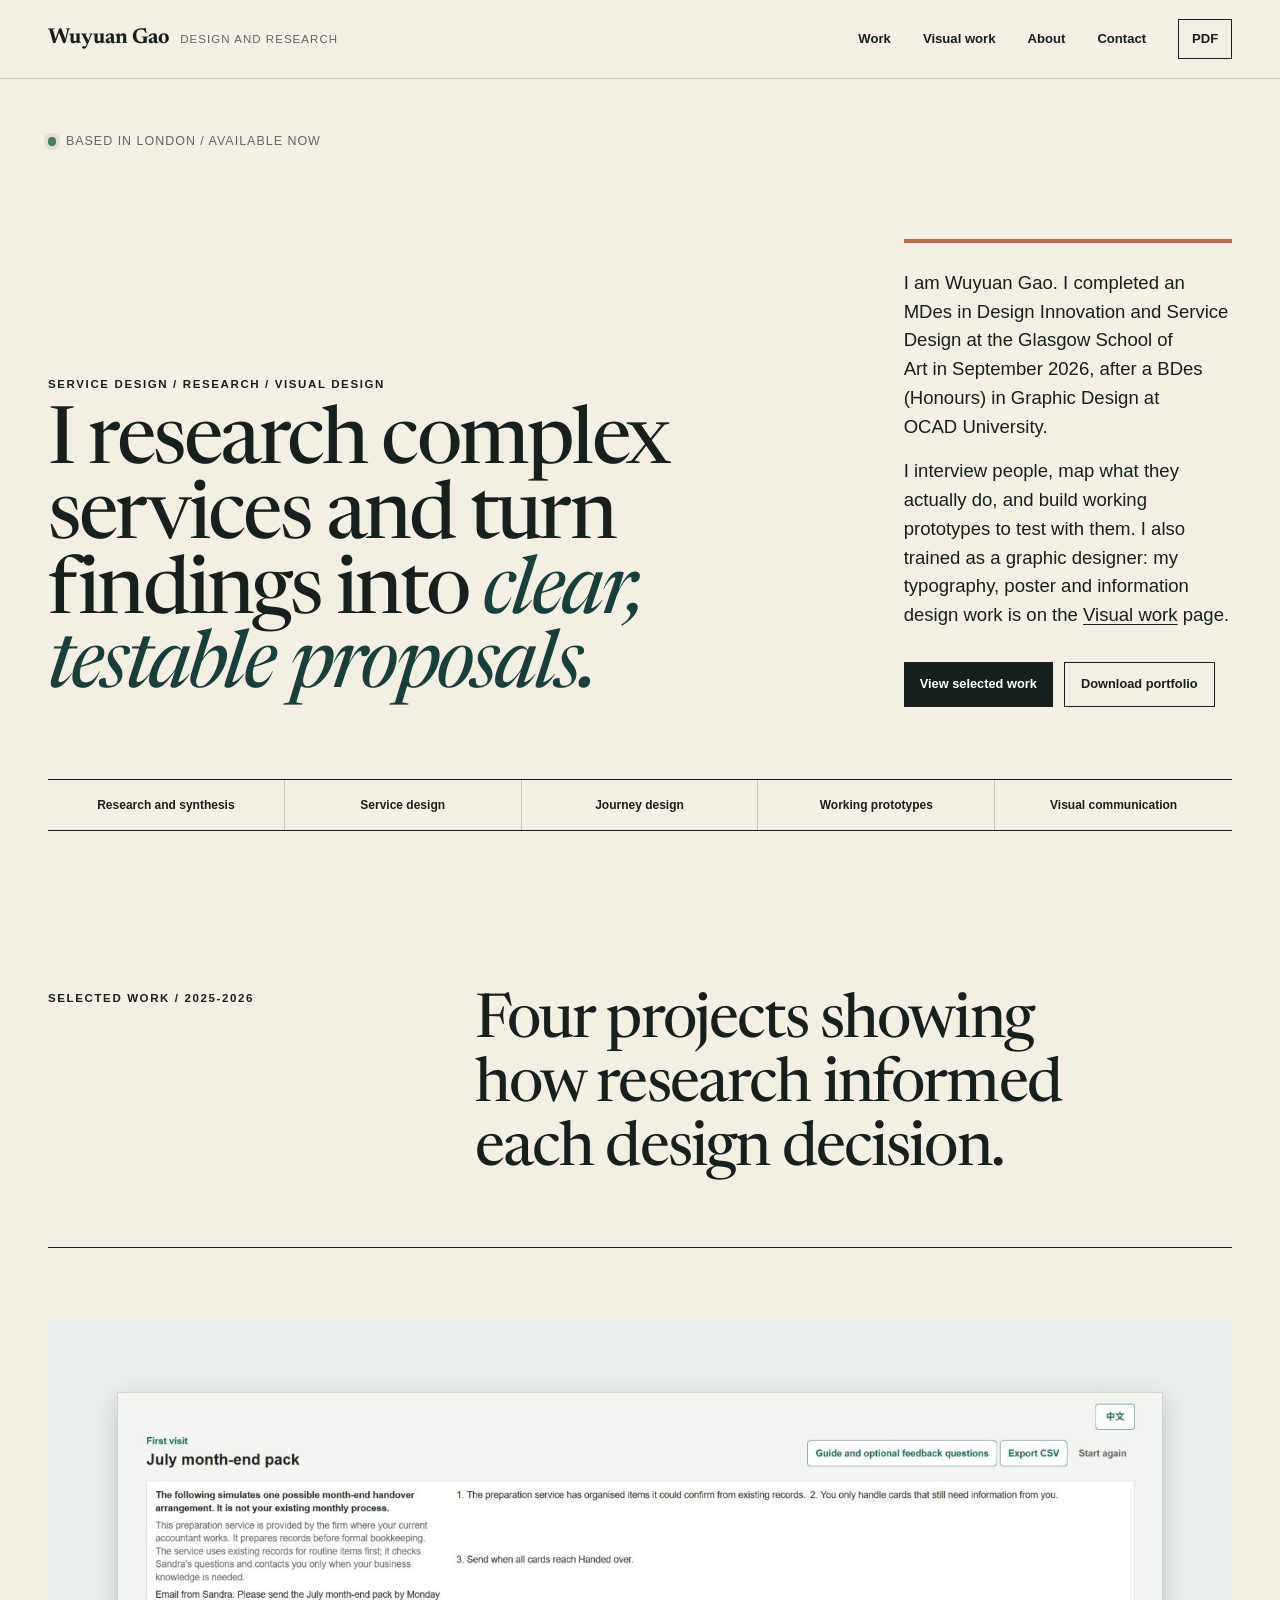
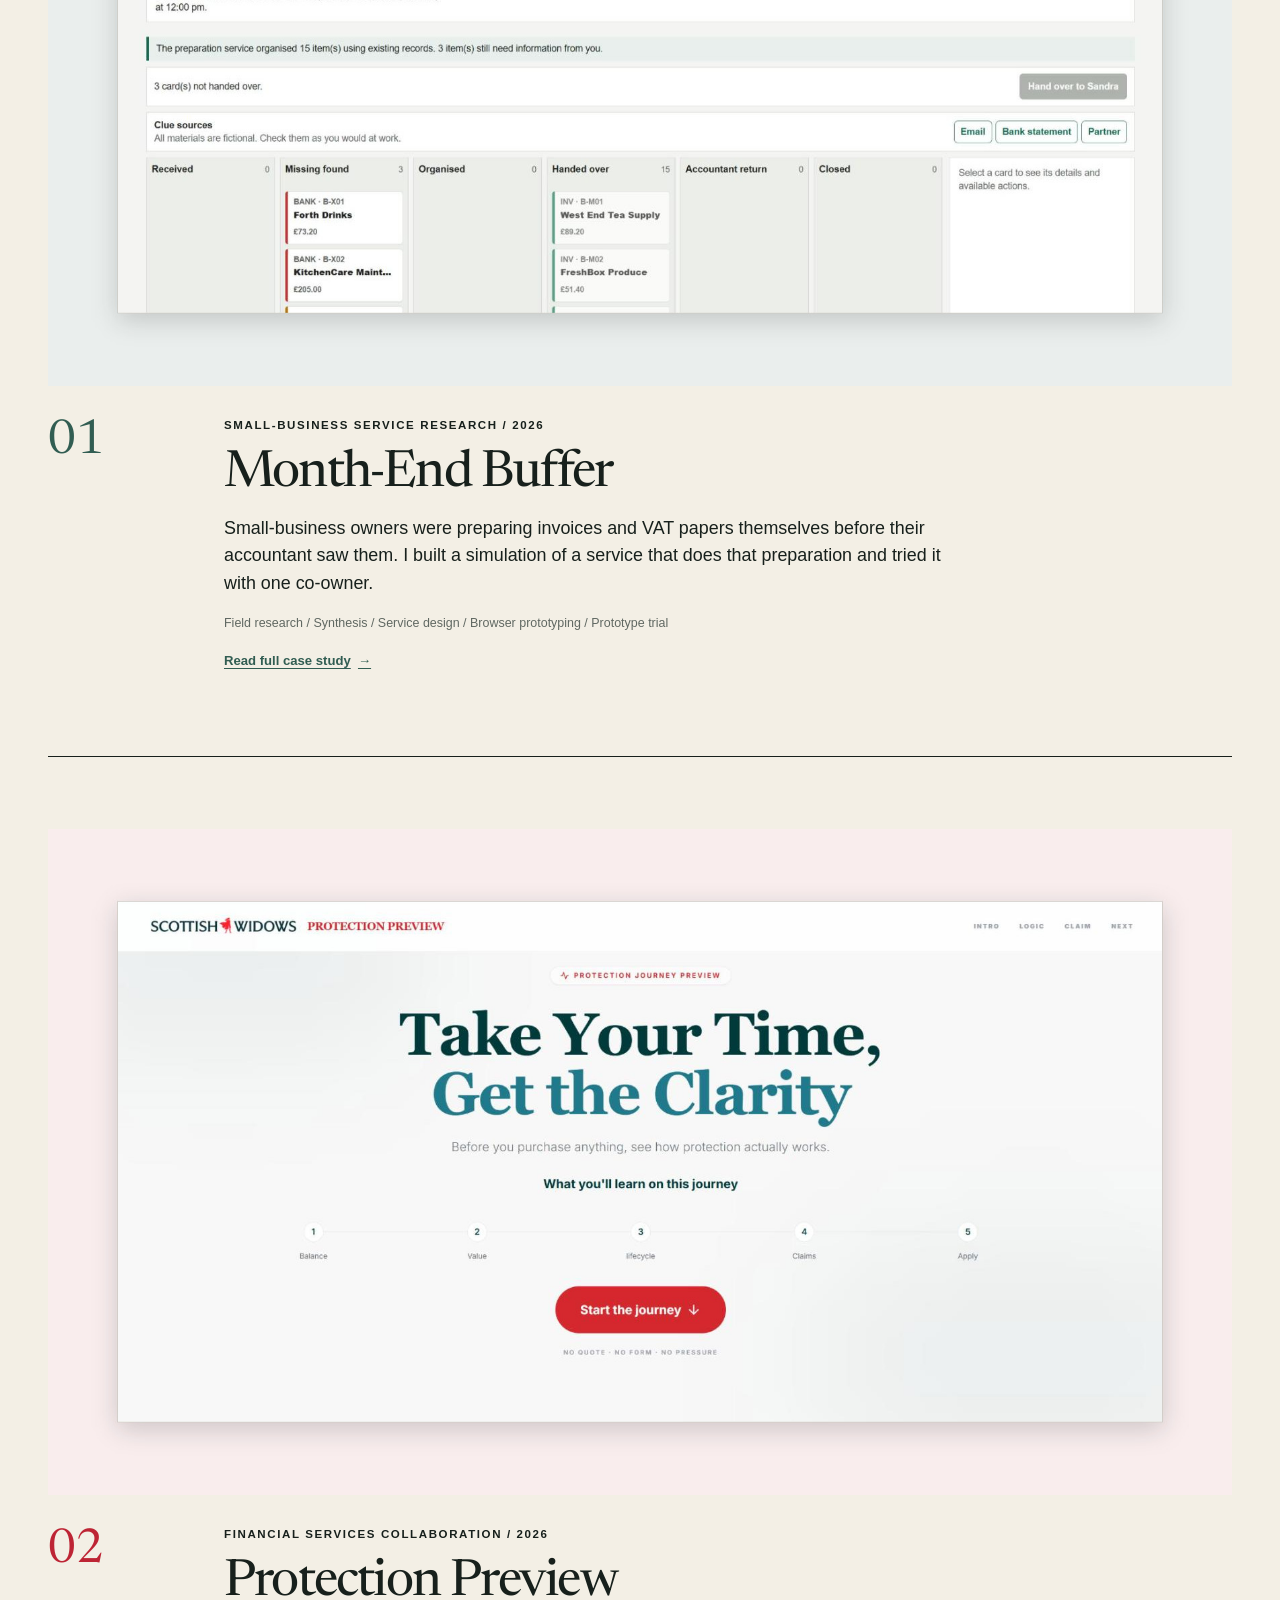
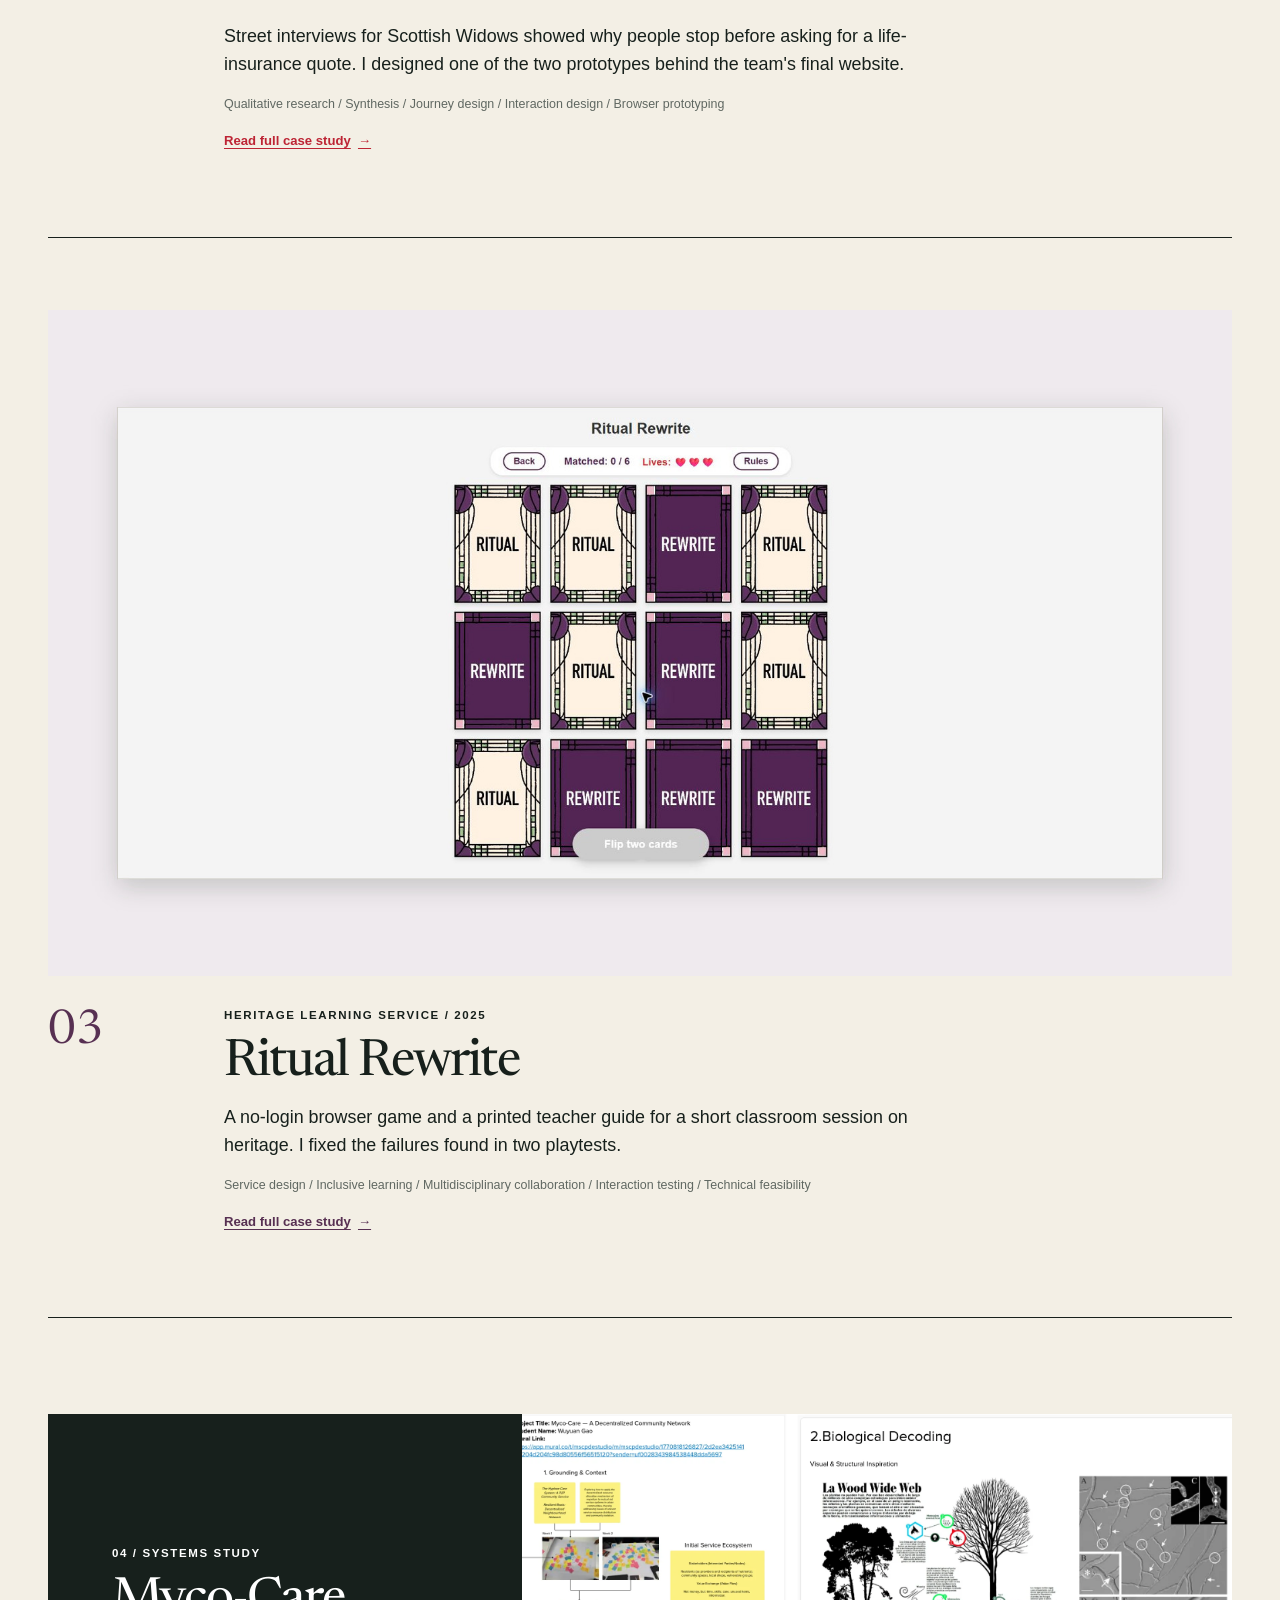
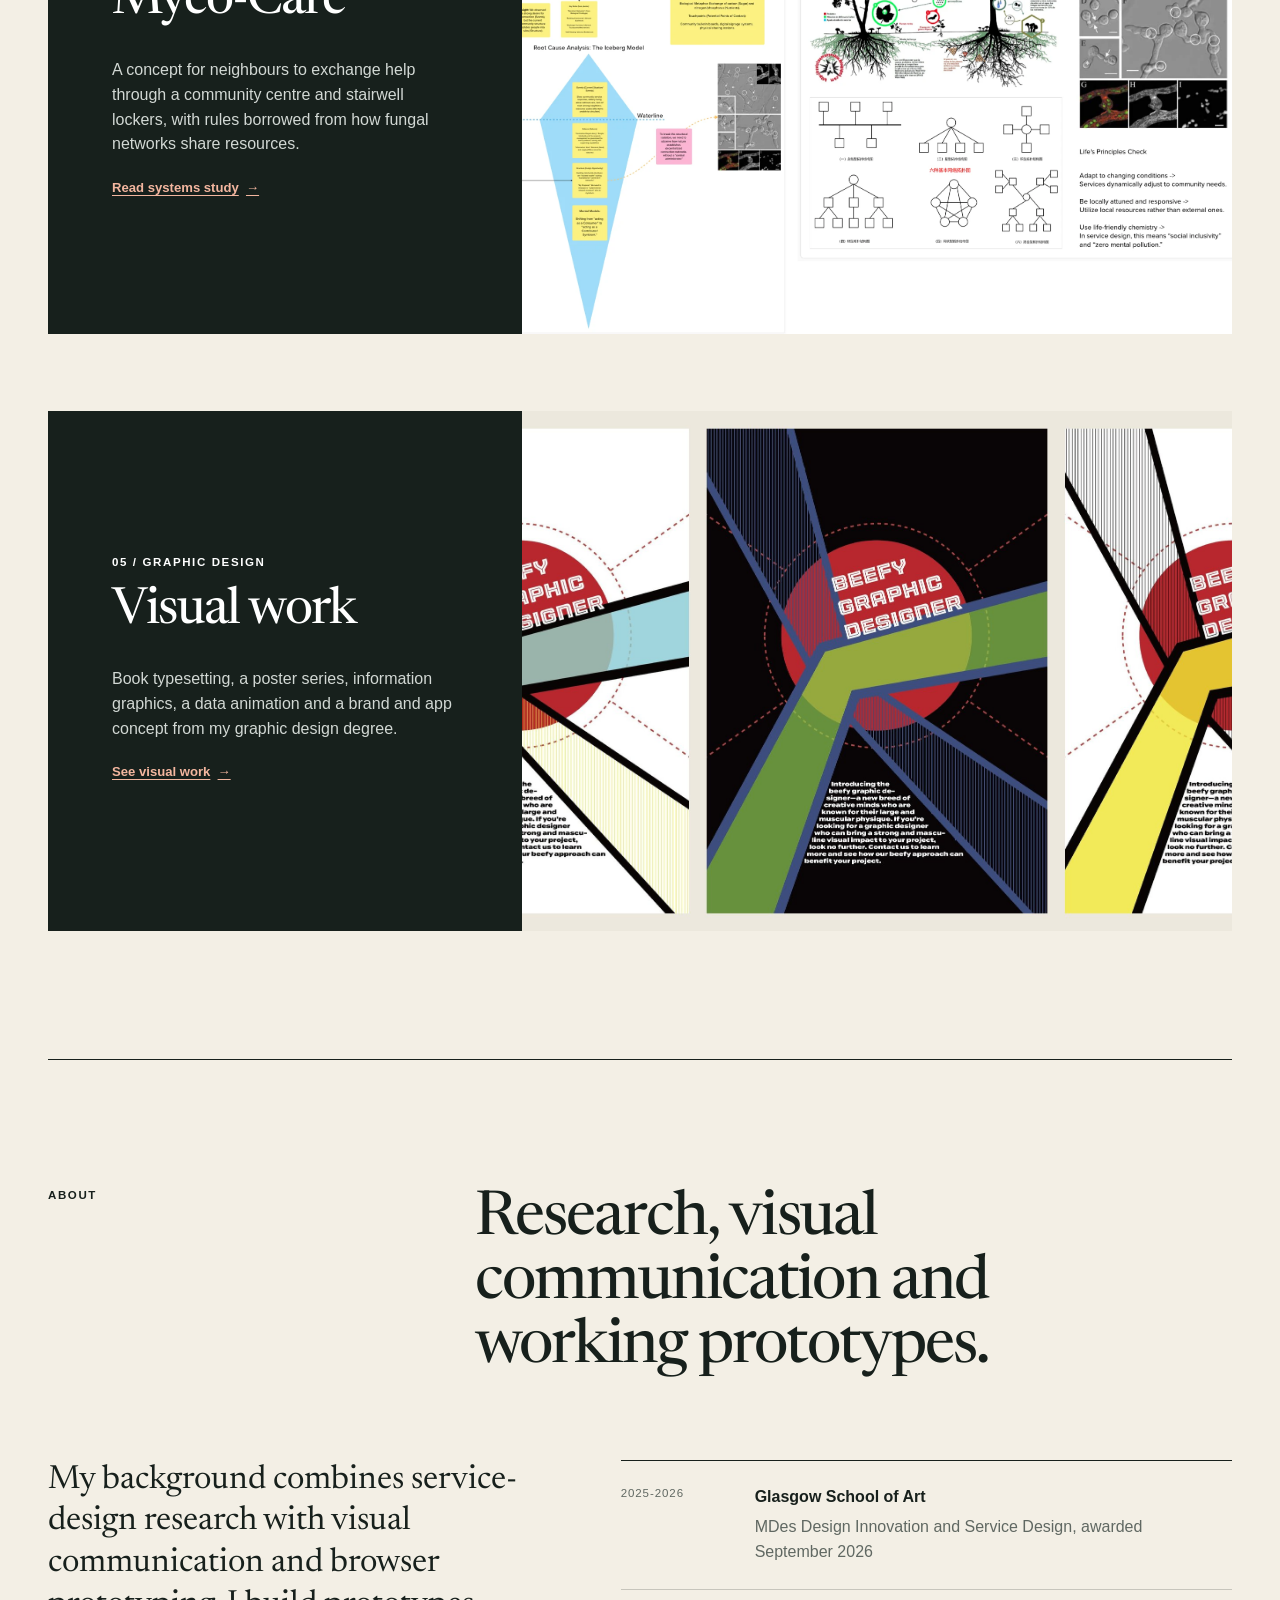
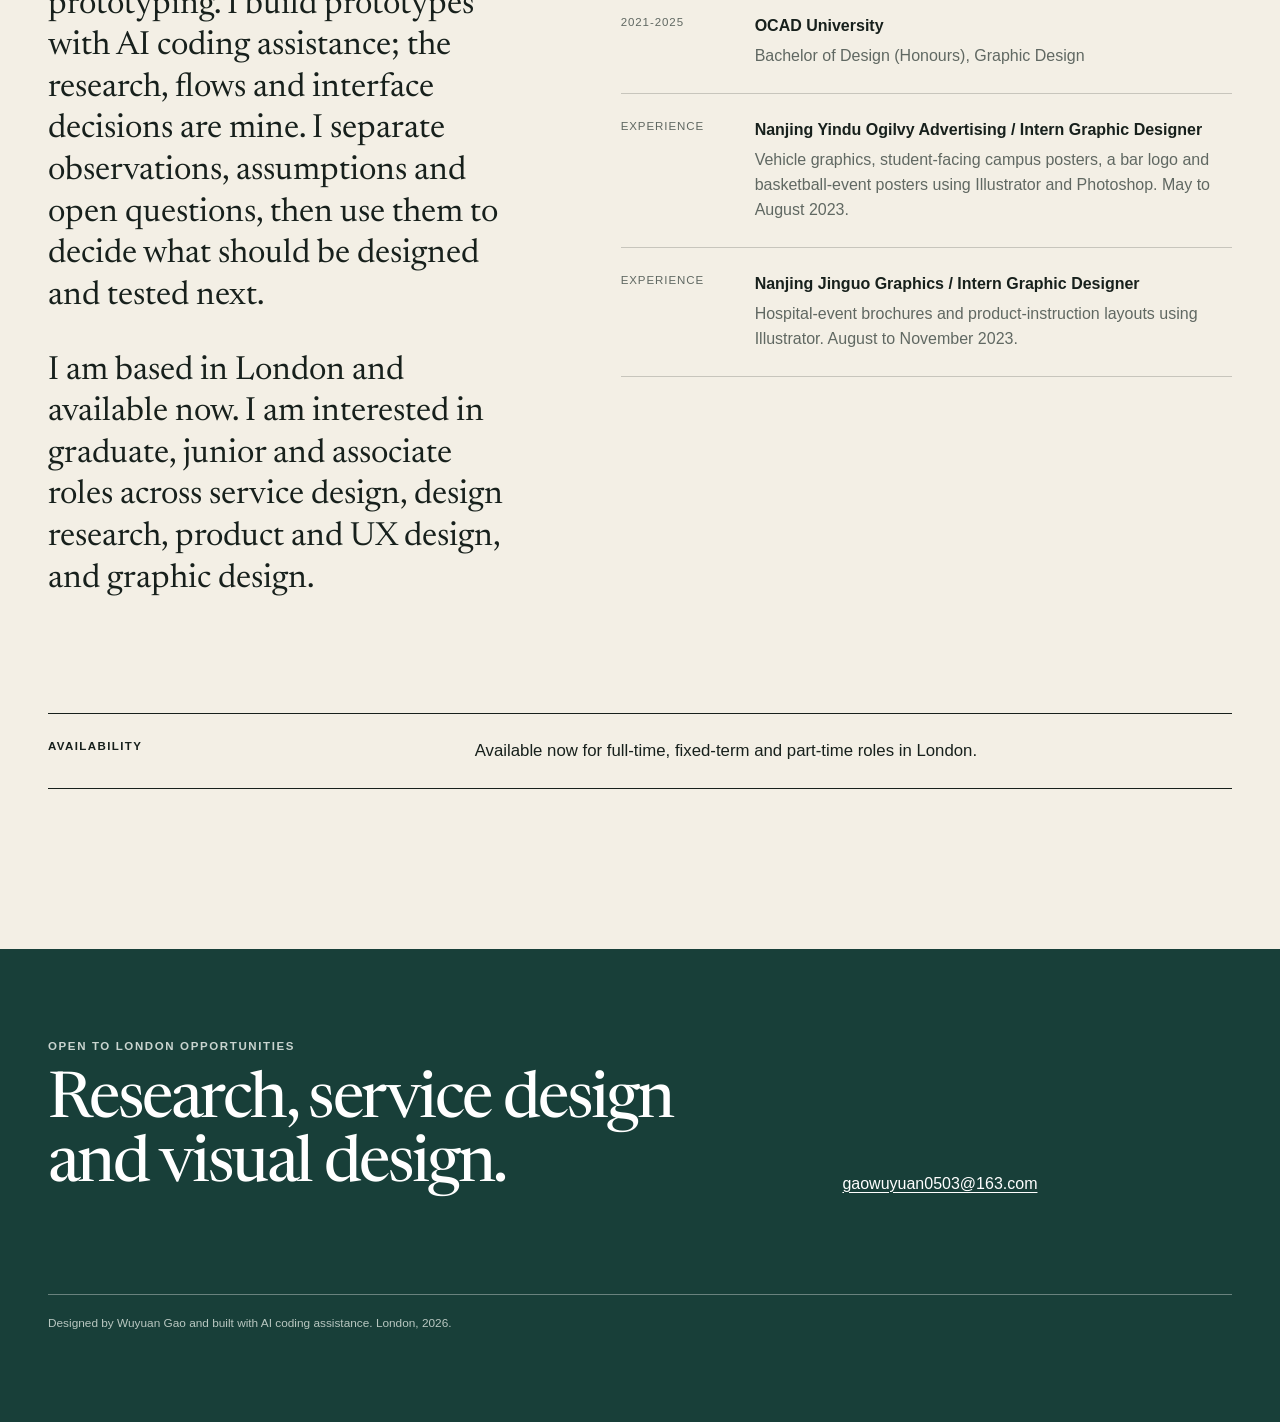
<file: index.html>
<!doctype html>
<html lang="en"><head><meta charSet="utf-8"/><meta name="viewport" content="width=device-width, initial-scale=1"/><link rel="stylesheet" href="./app/globals.css"/><title>Wuyuan Gao - Portfolio</title><meta name="description" content="Service design, research, prototypes and graphic design by Wuyuan Gao. Based in London."/><meta property="og:title" content="Wuyuan Gao - Portfolio"/><meta property="og:description" content="Service design, research, working prototypes and graphic design."/><meta property="og:type" content="website"/><meta property="og:url" content="https://gaogaomyx.github.io/portfolio/"/><meta property="og:image" content="https://gaogaomyx.github.io/portfolio/og.png"/><meta property="og:image:width" content="1200"/><meta property="og:image:height" content="630"/><meta name="twitter:card" content="summary_large_image"/><meta name="twitter:image" content="https://gaogaomyx.github.io/portfolio/og.png"/><meta name="twitter:title" content="Wuyuan Gao - Portfolio"/><meta name="twitter:description" content="Service design, research, working prototypes and graphic design."/><meta name="twitter:image:width" content="1200"/><meta name="twitter:image:height" content="630"/><link rel="shortcut icon" href="./favicon.svg"/><link rel="icon" href="./favicon.svg"/>
</head><body><div class="site-shell"><a class="skip-link" href="#main">Skip to content</a><header class="site-header"><div class="site-header__inner"><a href="./index.html" class="wordmark" aria-label="Wuyuan Gao home"><span>Wuyuan Gao</span><small>Design and research</small></a><nav class="site-nav" aria-label="Primary navigation"><a href="./index.html#work">Work</a><a class="nav-visual" href="./visual/index.html">Visual work</a><a class="nav-about" href="./index.html#about">About</a><a class="nav-contact" href="mailto:gaowuyuan0503@163.com">Contact</a><a class="nav-download" href="./Wuyuan-Gao-Portfolio.pdf" download="">PDF</a></nav></div></header><main id="main"><section class="home-hero page-frame"><div class="hero-kicker"><span class="status-dot" aria-hidden="true"></span>Based in London / Available now</div><div class="home-hero__grid"><div><p class="eyebrow">Service design / research / visual design</p><h1>I research complex services and turn findings into <em>clear, testable proposals.</em></h1></div><div class="home-intro"><p>I am Wuyuan Gao. I completed an MDes in Design Innovation and Service Design at the Glasgow School of Art in September 2026, after a BDes (Honours) in Graphic Design at OCAD University.</p><p>I interview people, map what they actually do, and build working prototypes to test with them. I also trained as a graphic designer: my typography, poster and information design work is on the <a href="./visual/index.html">Visual work</a> page.</p><div class="hero-actions"><a class="button button--dark" href="#work">View selected work</a><a class="button button--line" href="./Wuyuan-Gao-Portfolio.pdf" download="">Download portfolio</a></div></div></div><div class="capability-rail" aria-label="Core capabilities"><span>Research and synthesis</span><span>Service design</span><span>Journey design</span><span>Working prototypes</span><span>Visual communication</span></div></section><section class="work-section page-frame" id="work"><div class="section-heading"><p class="eyebrow">Selected work / 2025-2026</p><h2>Four projects showing how research informed each design decision.</h2></div><div class="project-list"><article class="project-card" style="--project-accent:#315d52"><a href="./work/month-end-buffer/index.html" class="project-card__image"><img src="./assets/month-end-board.jpg" alt="Month-End service rehearsal in use, showing the July month-end pack with cards sorted into columns" loading="lazy"/></a><div class="project-card__copy"><p class="project-number">01</p><div><p class="eyebrow">Small-business service research<!-- --> / <!-- -->2026</p><h3><a href="./work/month-end-buffer/index.html">Month-End Buffer</a></h3><p>Small-business owners were preparing invoices and VAT papers themselves before their accountant saw them. I built a simulation of a service that does that preparation and tried it with one co-owner.</p><p class="capability-line">Field research / Synthesis / Service design / Browser prototyping / Prototype trial</p><a href="./work/month-end-buffer/index.html" class="text-link text-link--primary">Read full case study <span aria-hidden="true">→</span></a></div></div></article><article class="project-card" style="--project-accent:#bd2434"><a href="./work/protection-preview/index.html" class="project-card__image"><img src="./assets/sw-final-hero-full.jpg" alt="Final Protection Preview website with the headline Take Your Time, Get the Clarity" loading="lazy"/></a><div class="project-card__copy"><p class="project-number">02</p><div><p class="eyebrow">Financial services collaboration<!-- --> / <!-- -->2026</p><h3><a href="./work/protection-preview/index.html">Protection Preview</a></h3><p>Street interviews for Scottish Widows showed why people stop before asking for a life-insurance quote. I designed one of the two prototypes behind the team&#x27;s final website.</p><p class="capability-line">Qualitative research / Synthesis / Journey design / Interaction design / Browser prototyping</p><a href="./work/protection-preview/index.html" class="text-link text-link--primary">Read full case study <span aria-hidden="true">→</span></a></div></div></article><article class="project-card" style="--project-accent:#573052"><a href="./work/ritual-rewrite/index.html" class="project-card__image"><img src="./assets/ritual-game-card.jpg" alt="Ritual Rewrite browser game showing a grid of Ritual and Rewrite cards, a match counter and three lives" loading="lazy"/></a><div class="project-card__copy"><p class="project-number">03</p><div><p class="eyebrow">Heritage learning service<!-- --> / <!-- -->2025</p><h3><a href="./work/ritual-rewrite/index.html">Ritual Rewrite</a></h3><p>A no-login browser game and a printed teacher guide for a short classroom session on heritage. I fixed the failures found in two playtests.</p><p class="capability-line">Service design / Inclusive learning / Multidisciplinary collaboration / Interaction testing / Technical feasibility</p><a href="./work/ritual-rewrite/index.html" class="text-link text-link--primary">Read full case study <span aria-hidden="true">→</span></a></div></div></article></div><article class="systems-card" style="--project-accent:#be275d"><div><p class="eyebrow">04<!-- --> / <!-- -->Systems study</p><h3>Myco-Care</h3><p>A concept for neighbours to exchange help through a community centre and stairwell lockers, with rules borrowed from how fungal networks share resources.</p><a href="./work/myco-care/index.html" class="text-link text-link--primary">Read systems study <span aria-hidden="true">→</span></a></div><a href="./work/myco-care/index.html" class="systems-card__image"><img src="./assets/myco-overview.webp" alt="Myco-Care grounding, context and root-cause analysis" loading="lazy"/></a></article><article class="systems-card" style="--project-accent:#b4372b;margin-top:clamp(3rem,6vw,6rem)"><div><p class="eyebrow">05 / Graphic design</p><h3>Visual work</h3><p>Book typesetting, a poster series, information graphics, a data animation and a brand and app concept from my graphic design degree.</p><a href="./visual/index.html" class="text-link text-link--primary">See visual work <span aria-hidden="true">→</span></a></div><a href="./visual/index.html" class="systems-card__image"><img src="./assets/visual-beefy-series.jpg" alt="Three Beefy Graphic Designer posters in different colourways" loading="lazy"/></a></article></section><section class="about-section page-frame" id="about"><div class="section-heading section-heading--about"><p class="eyebrow">About</p><h2>Research, visual communication and working prototypes.</h2></div><div class="about-grid"><div class="about-lead"><p>My background combines service-design research with visual communication and browser prototyping. I build prototypes with AI coding assistance; the research, flows and interface decisions are mine. I separate observations, assumptions and open questions, then use them to decide what should be designed and tested next.</p><p>I am based in London and available now. I am interested in graduate, junior and associate roles across service design, design research, product and UX design, and graphic design.</p></div><div class="timeline"><article><span>2025-2026</span><h3>Glasgow School of Art</h3><p>MDes Design Innovation and Service Design, awarded September 2026</p></article><article><span>2021-2025</span><h3>OCAD University</h3><p>Bachelor of Design (Honours), Graphic Design</p></article><article><span>Experience</span><h3>Nanjing Yindu Ogilvy Advertising / Intern Graphic Designer</h3><p>Vehicle graphics, student-facing campus posters, a bar logo and basketball-event posters using Illustrator and Photoshop. May to August 2023.</p></article><article><span>Experience</span><h3>Nanjing Jinguo Graphics / Intern Graphic Designer</h3><p>Hospital-event brochures and product-instruction layouts using Illustrator. August to November 2023.</p></article></div></div><div class="availability-note"><span>Availability</span><p>Available now for full-time, fixed-term and part-time roles in London.</p></div></section></main><footer class="site-footer" id="contact"><div><p class="eyebrow eyebrow--light">Open to London opportunities</p><h2>Research, service design and visual design.</h2></div><div class="footer-links"><a href="mailto:gaowuyuan0503@163.com">gaowuyuan0503@163.com</a></div><p class="footer-note">Designed by Wuyuan Gao and built with AI coding assistance. London, 2026.</p></footer></div><script src="./local-viewer.js" defer></script></body></html>
</file>
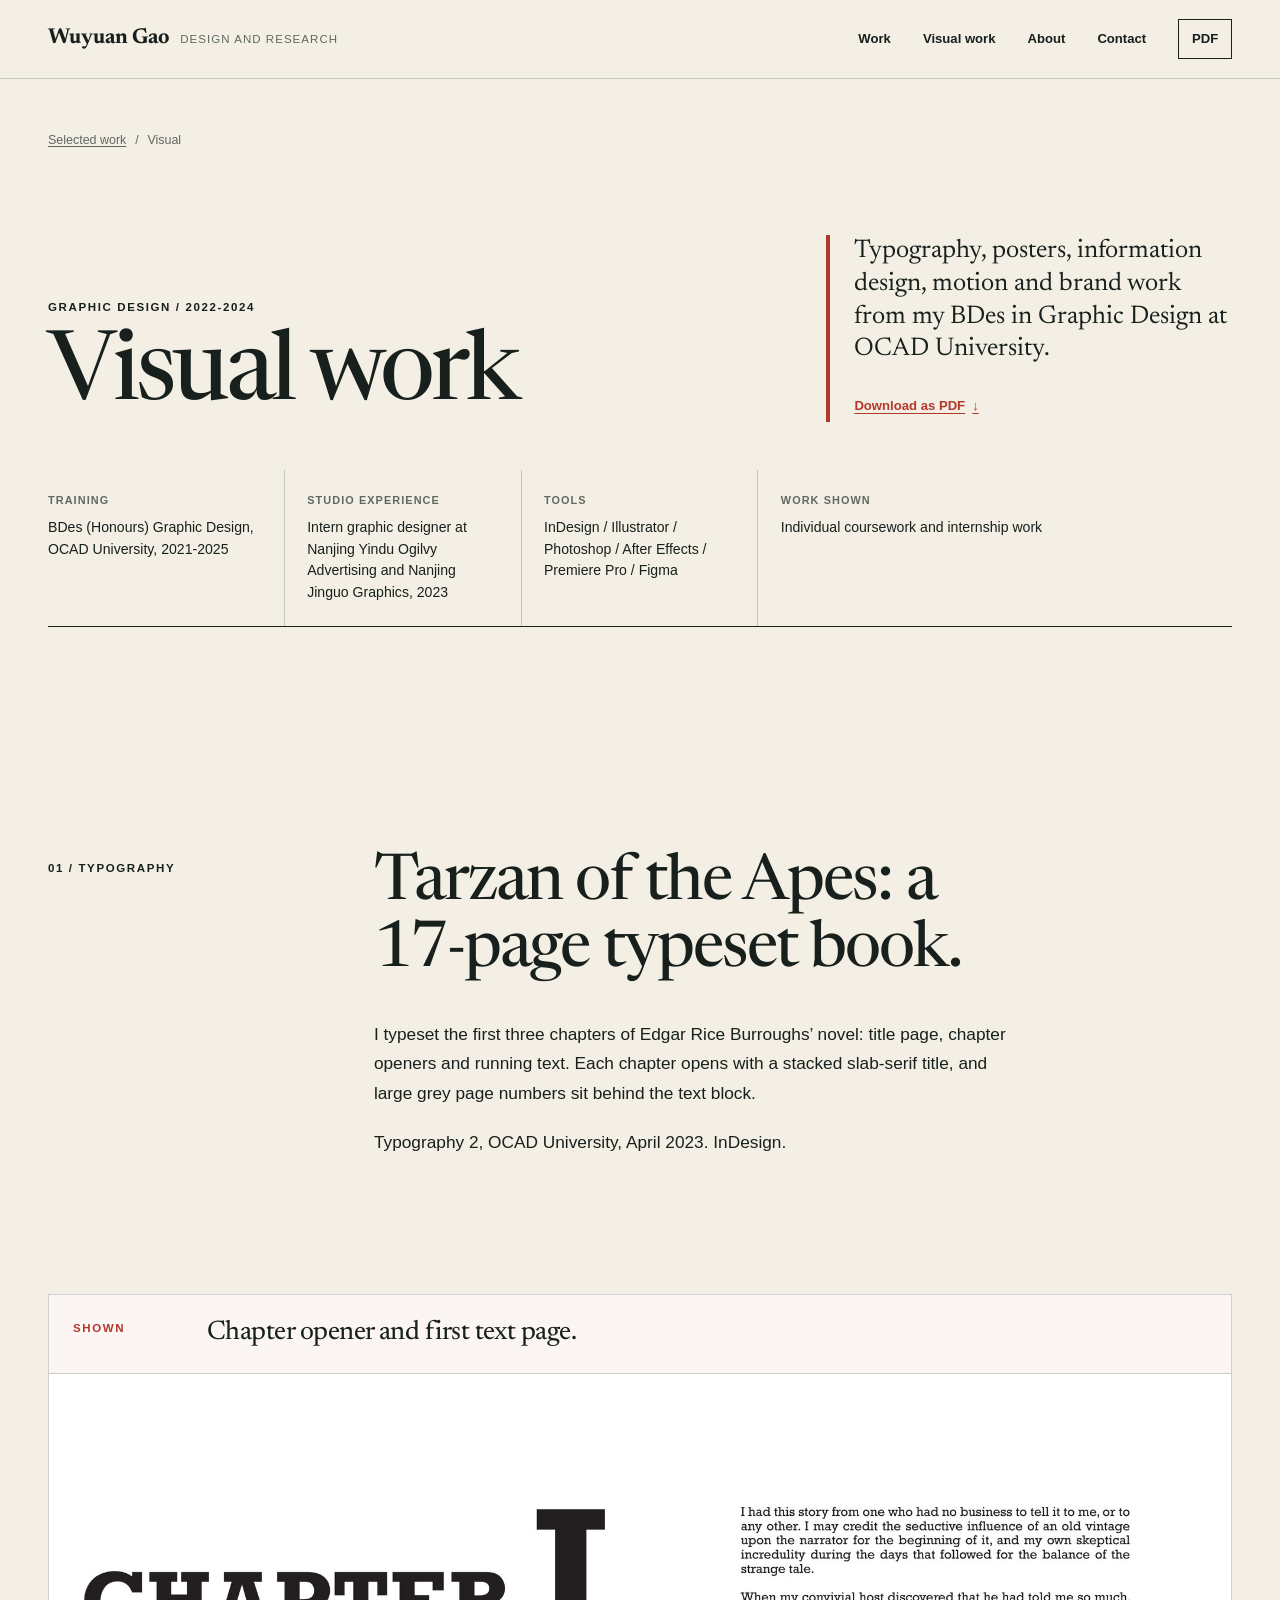
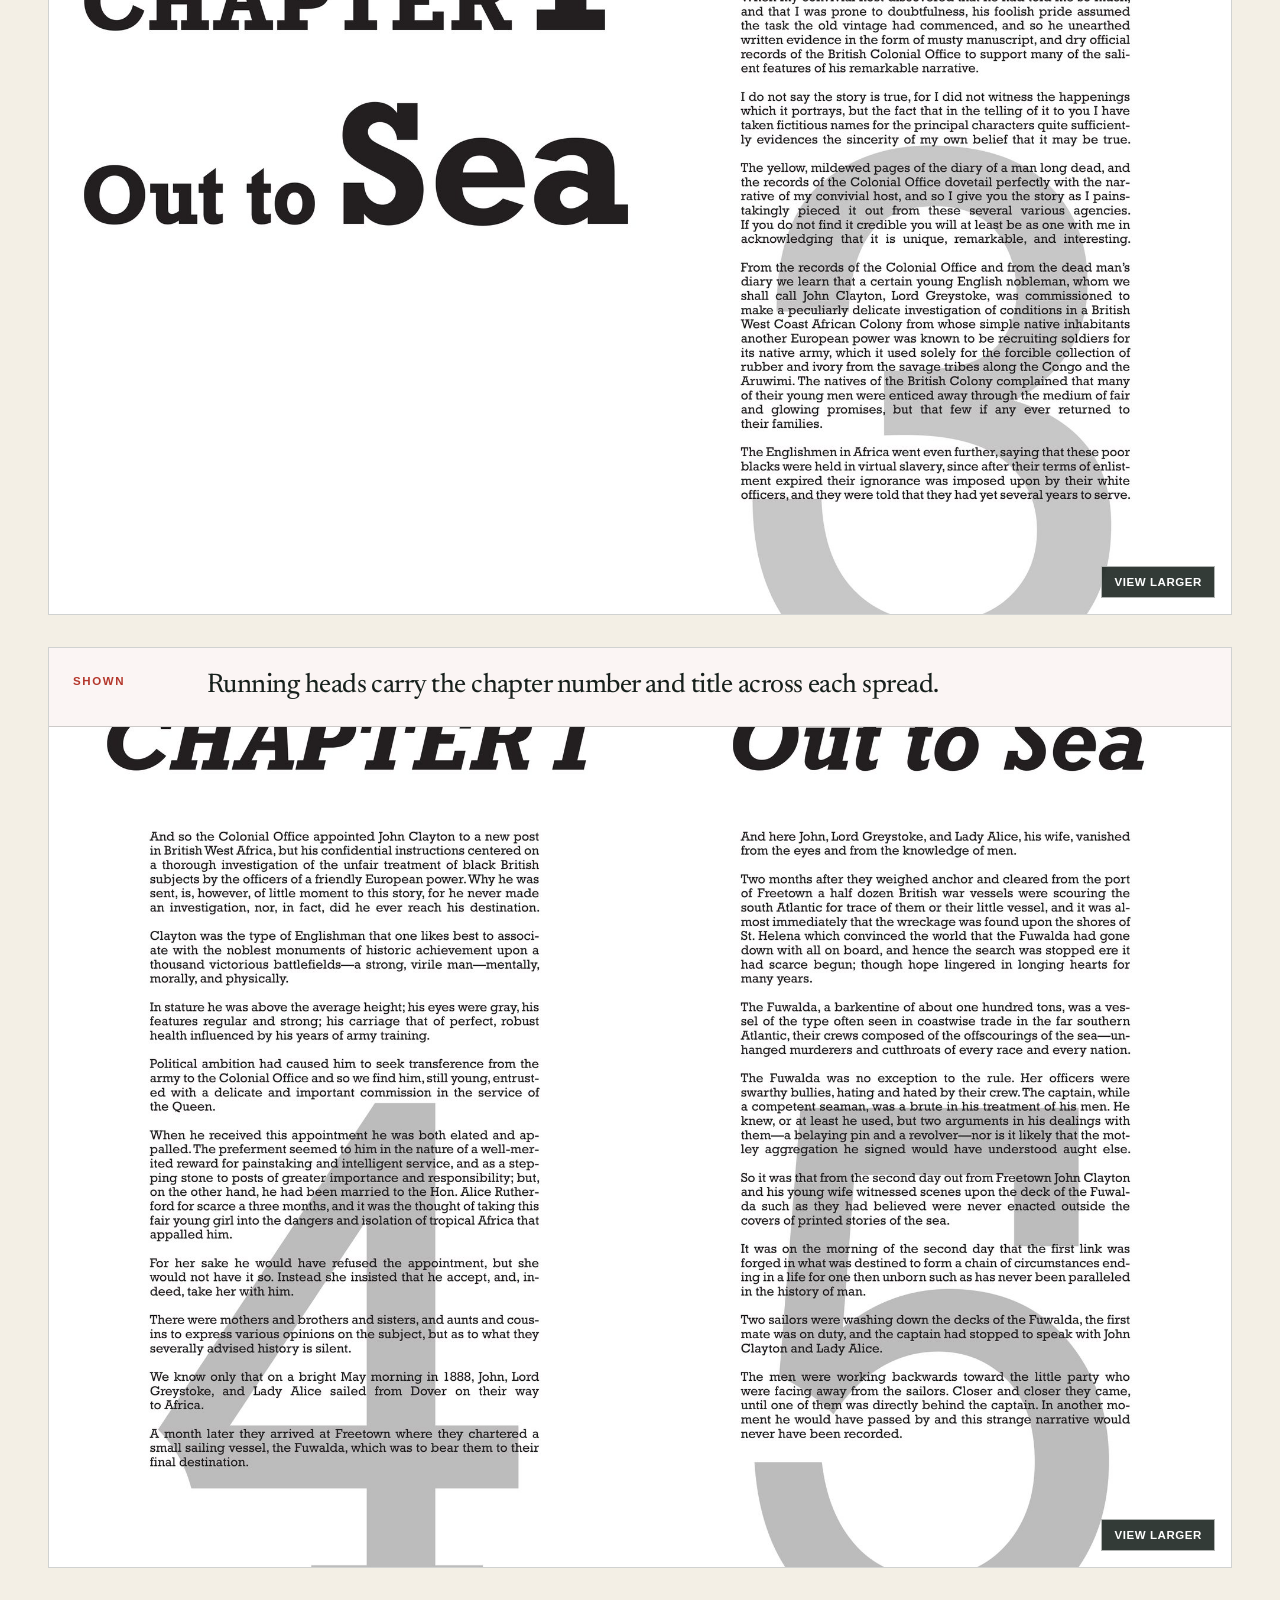
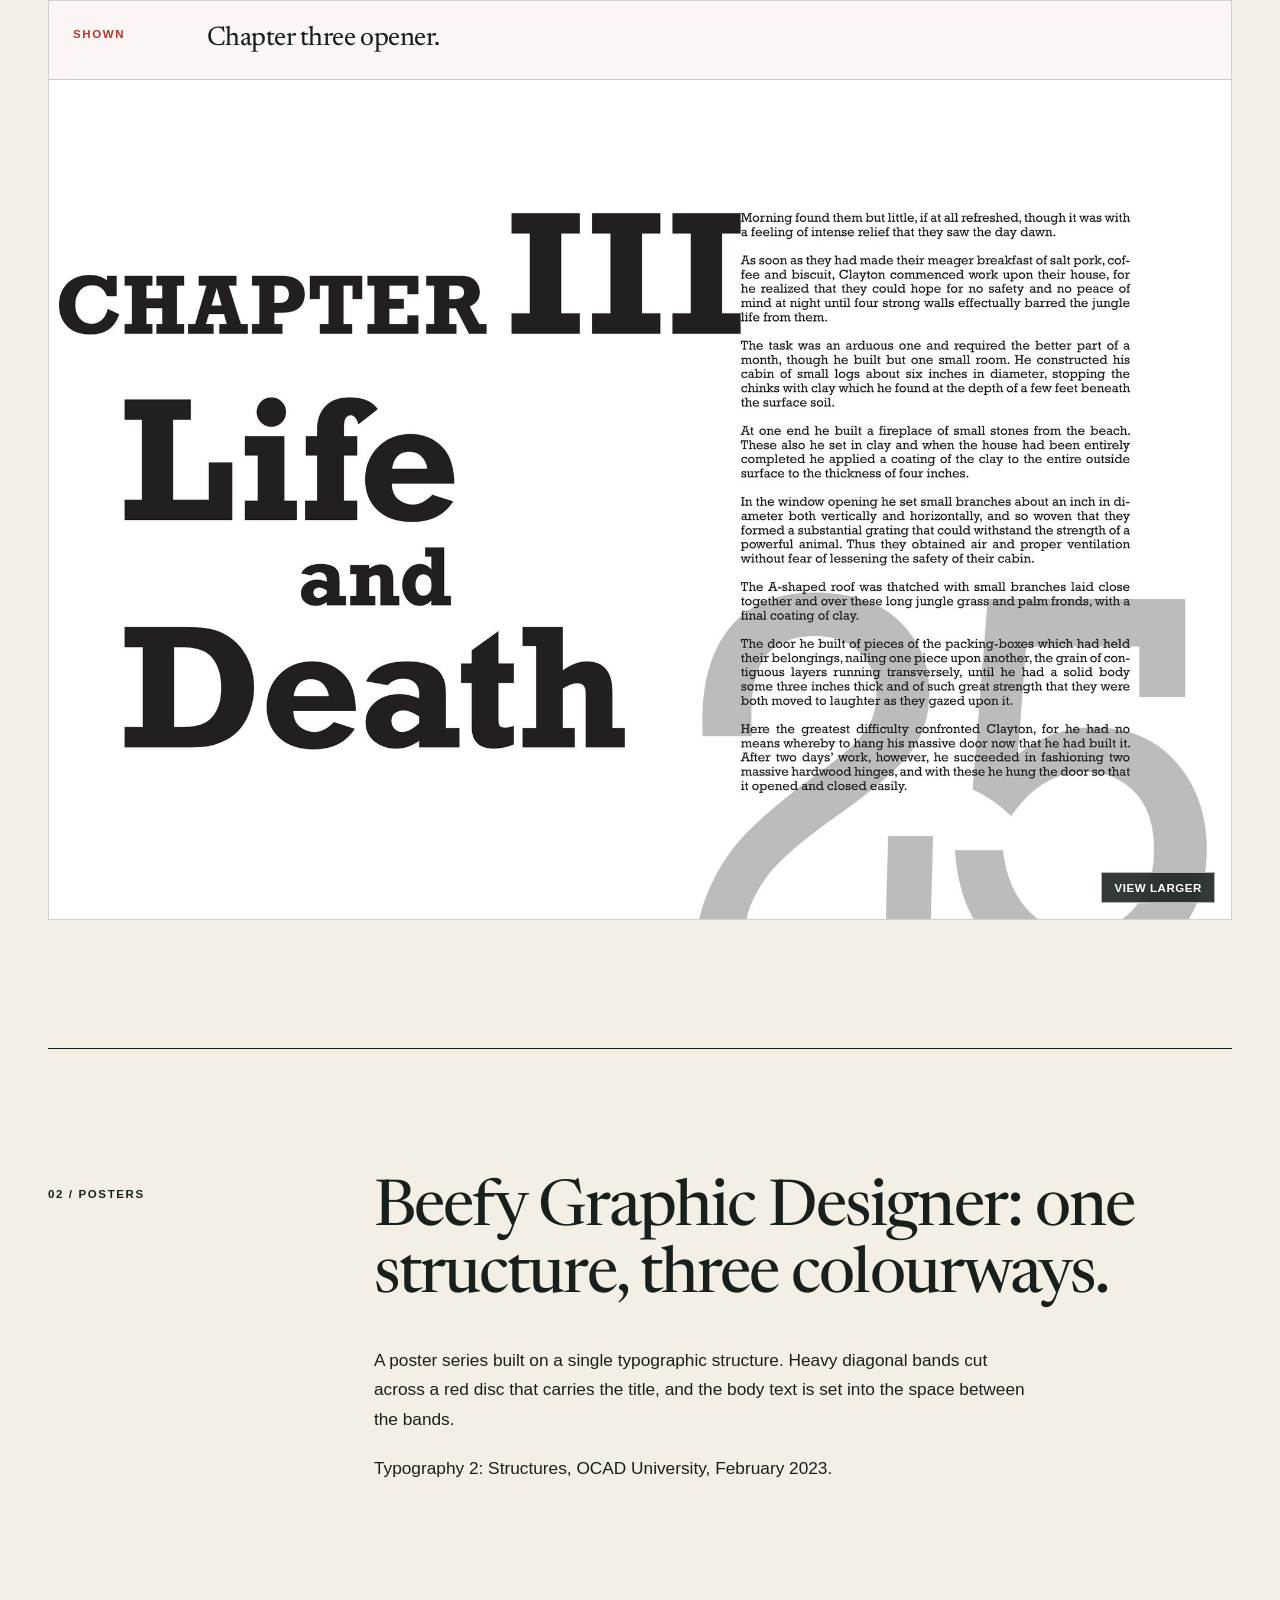
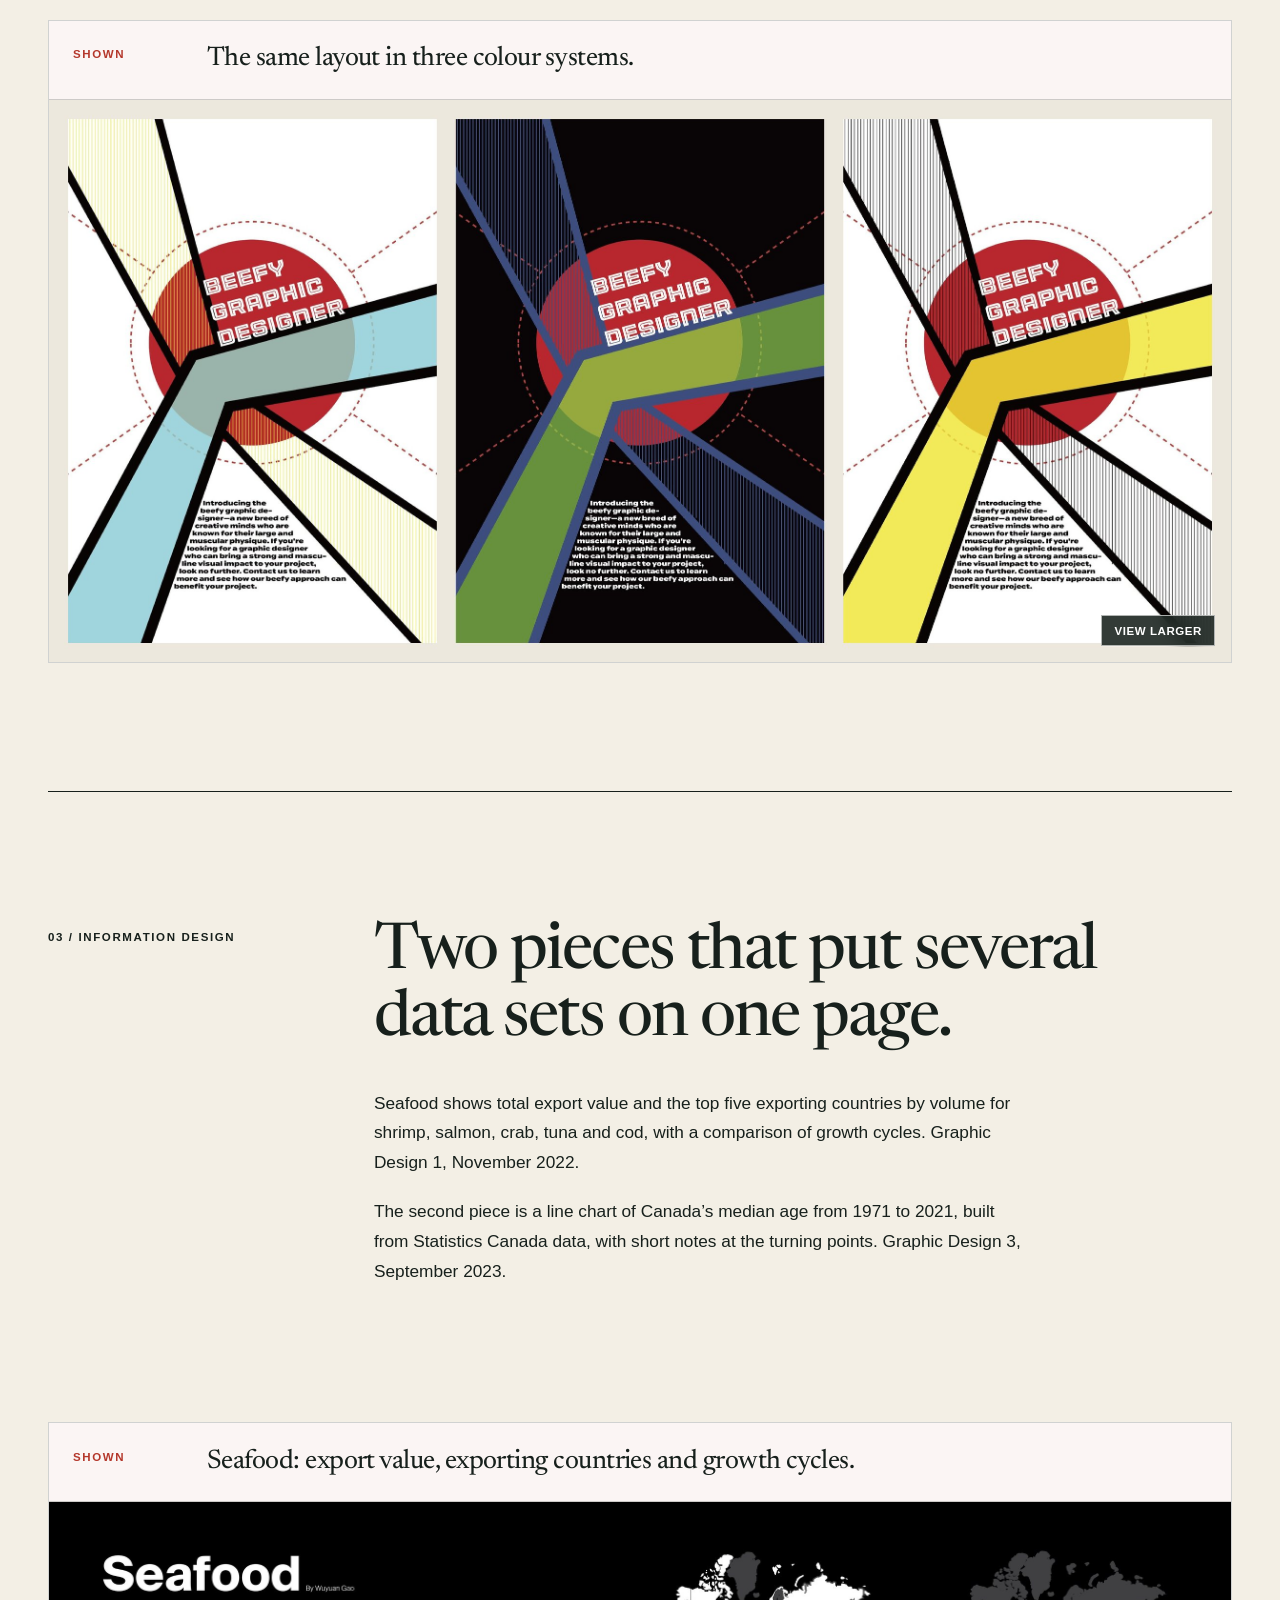
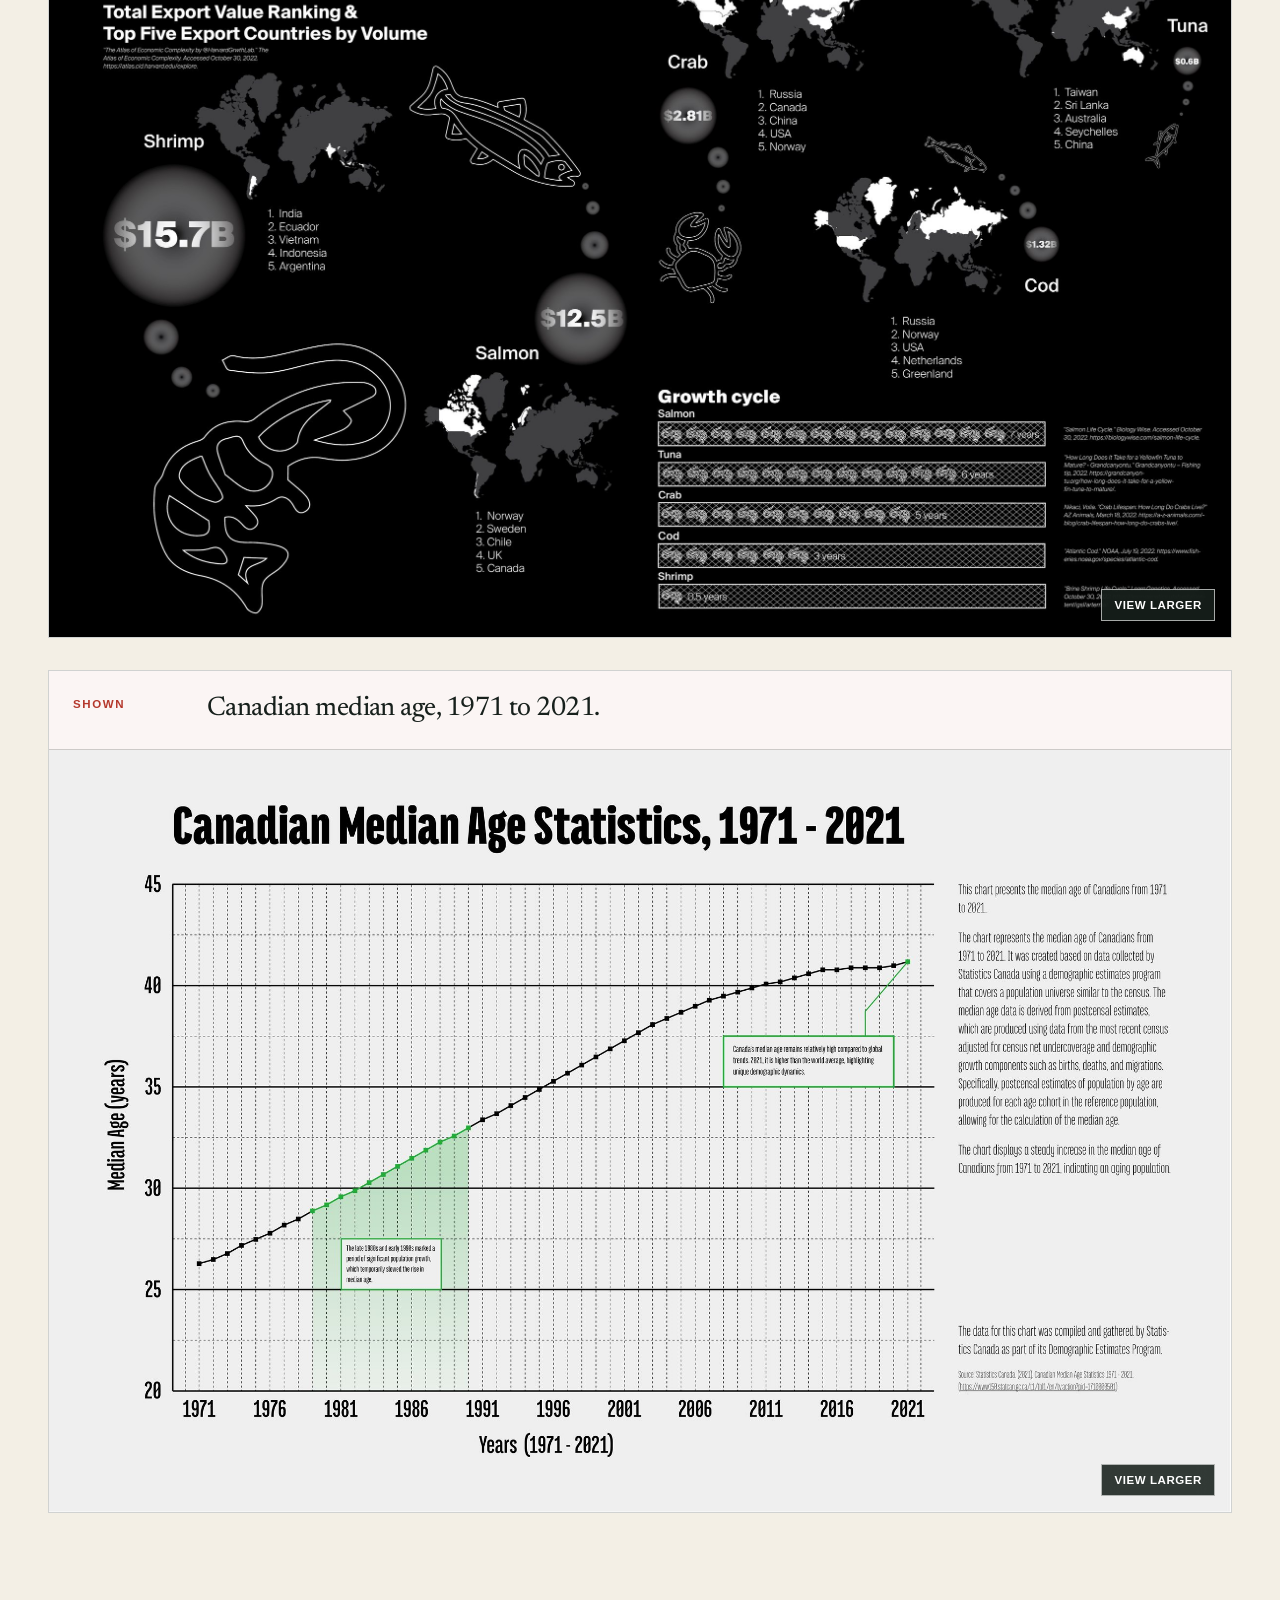
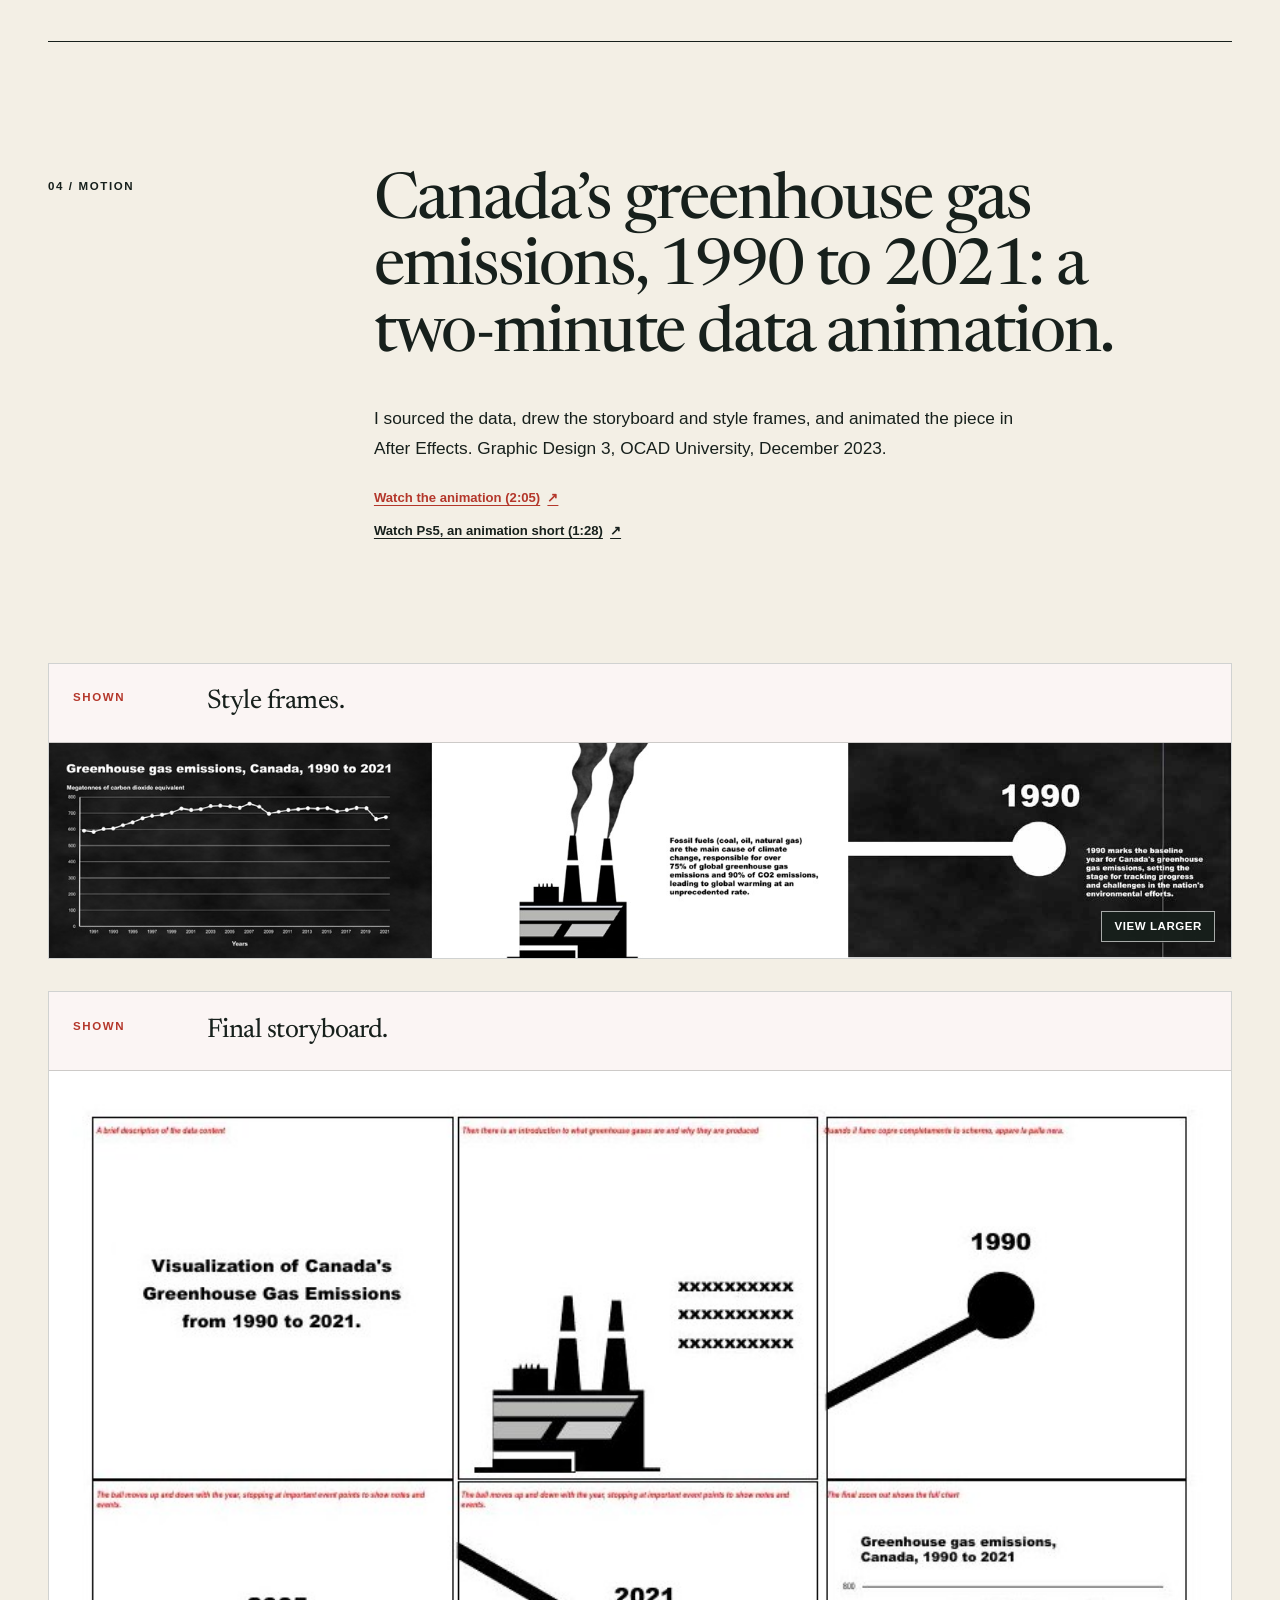
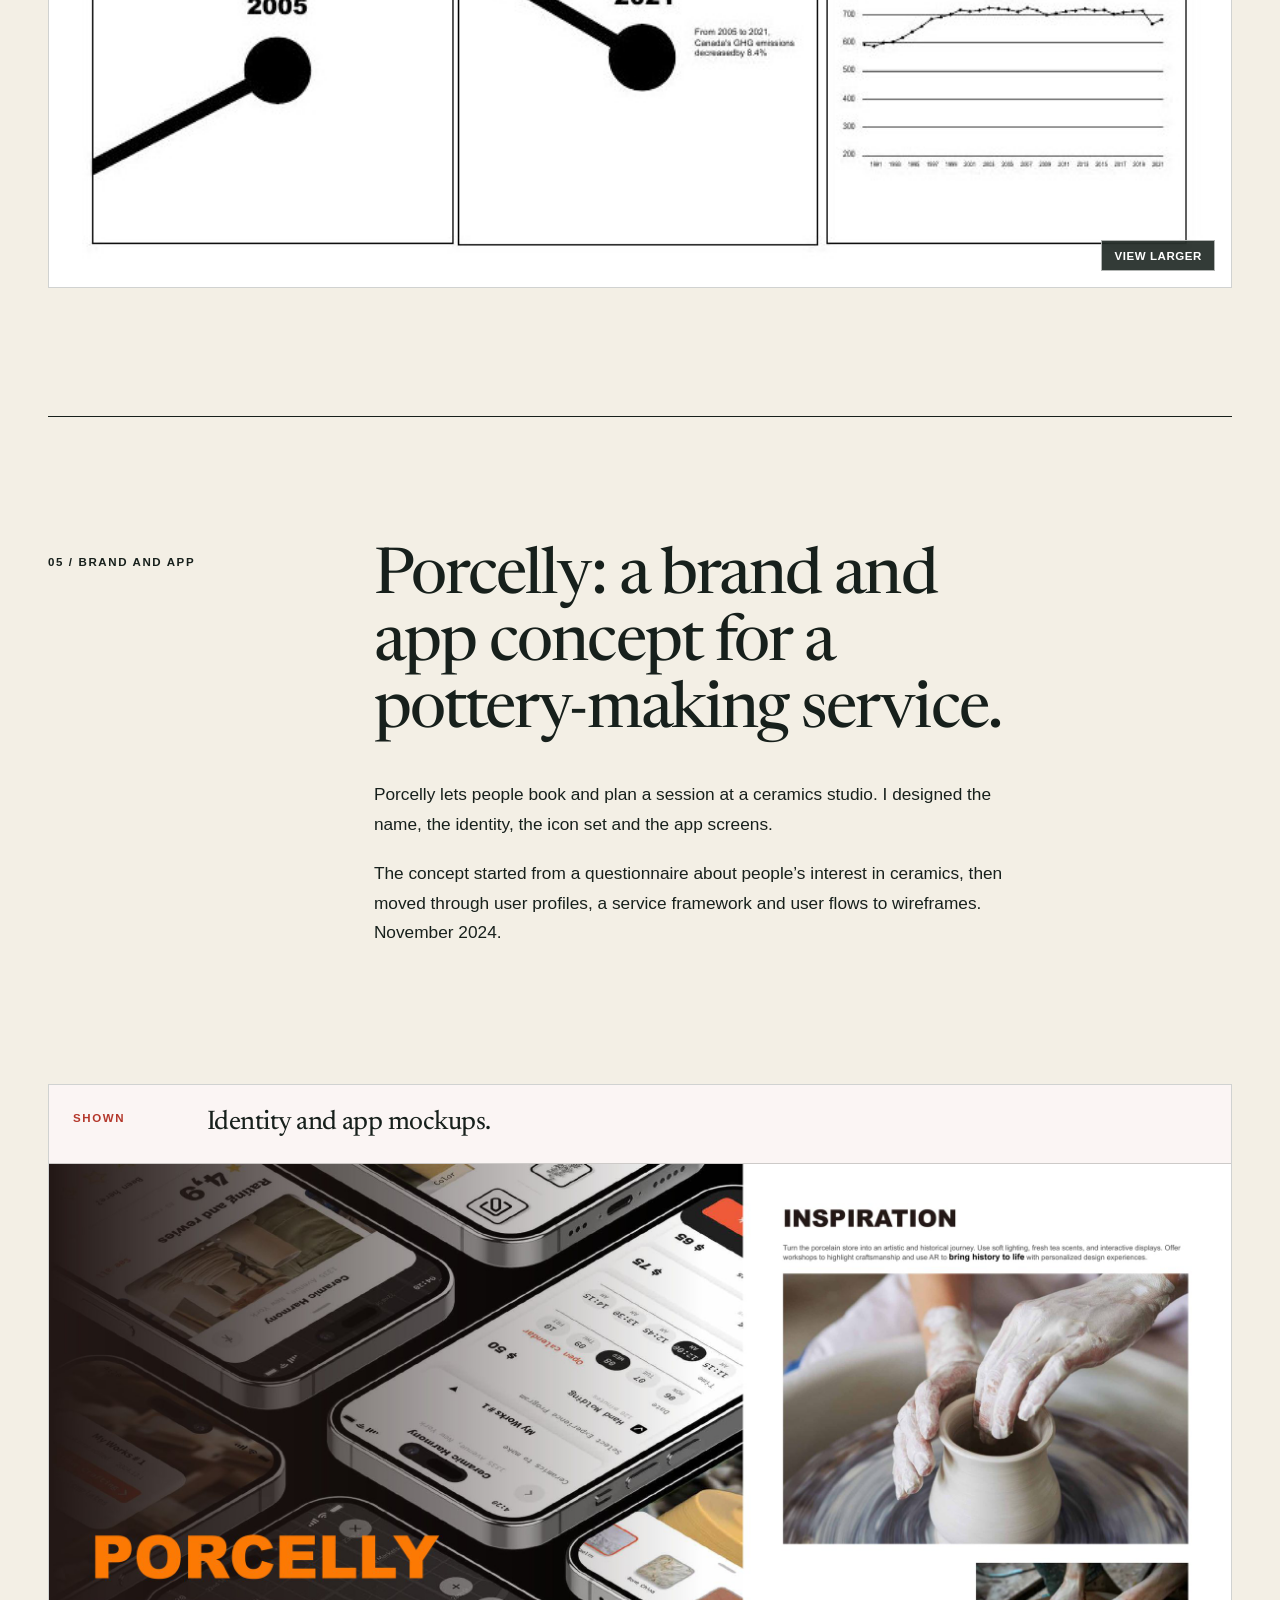
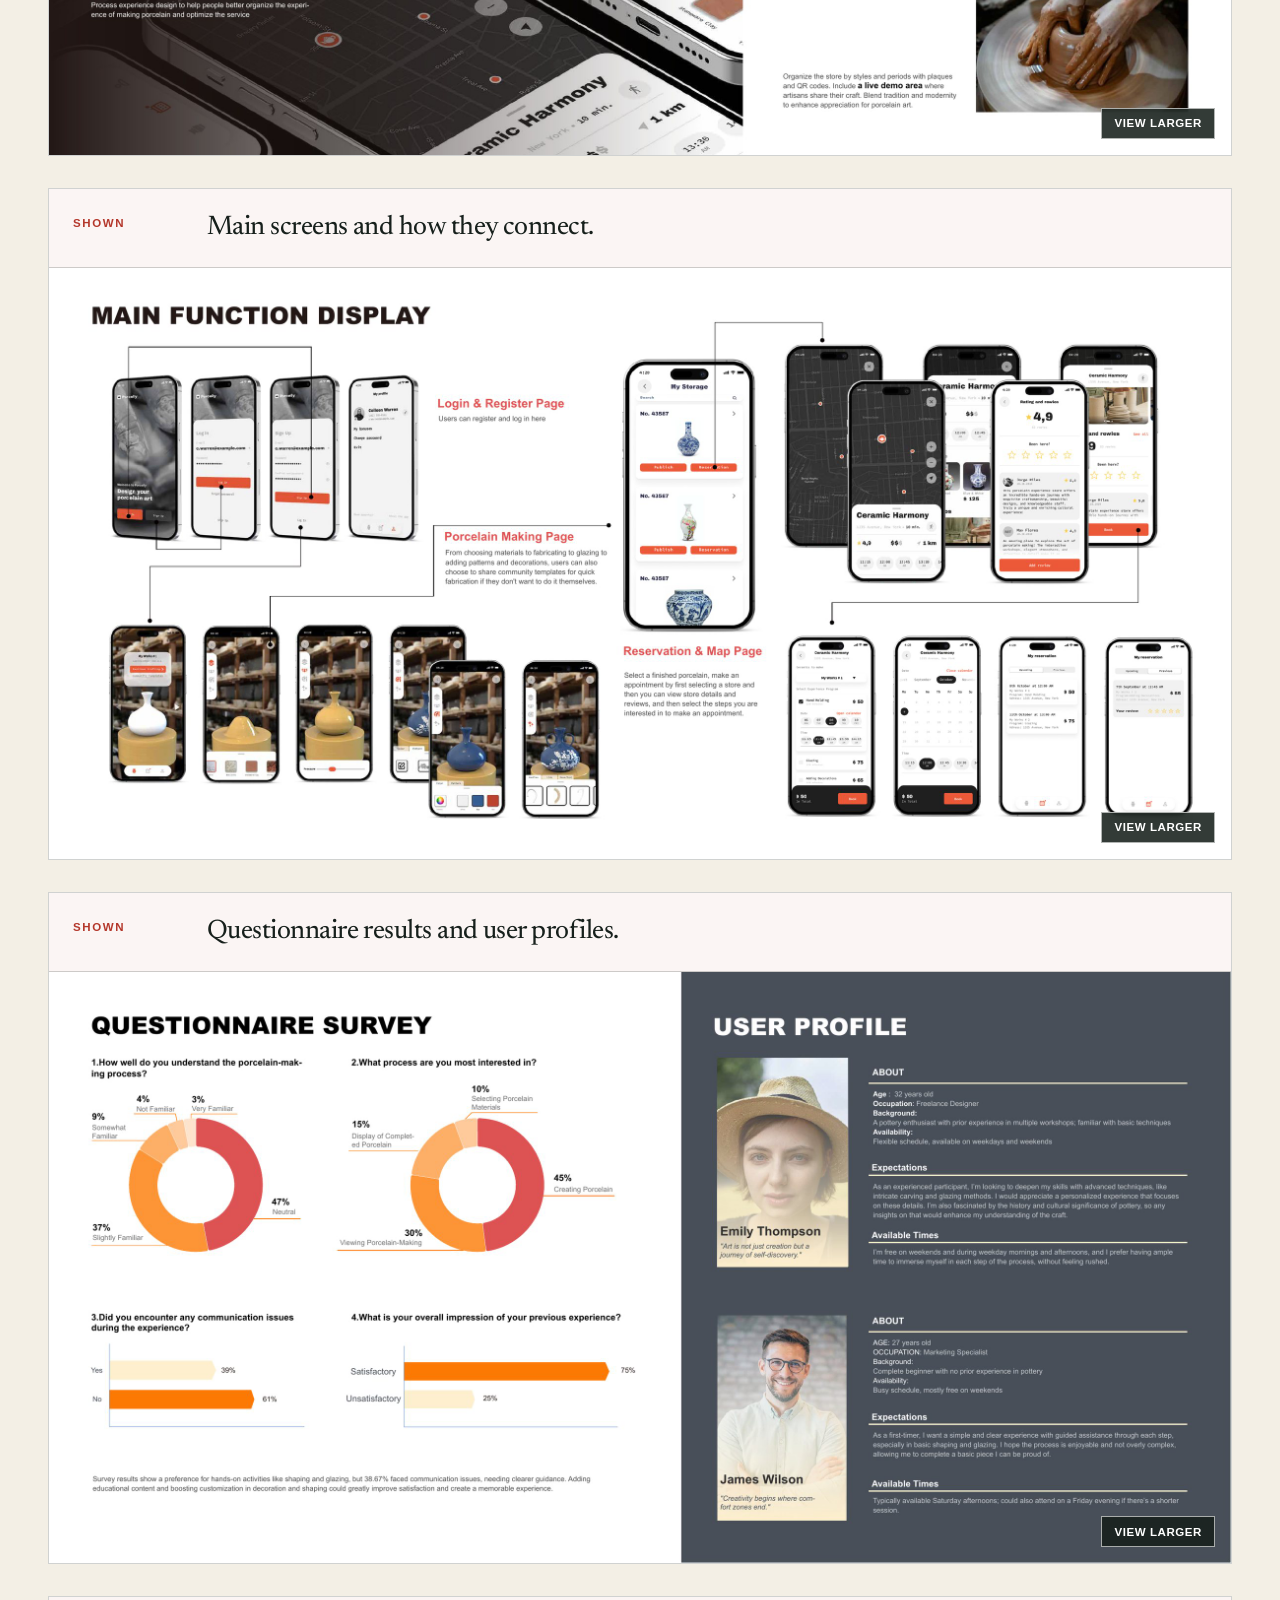
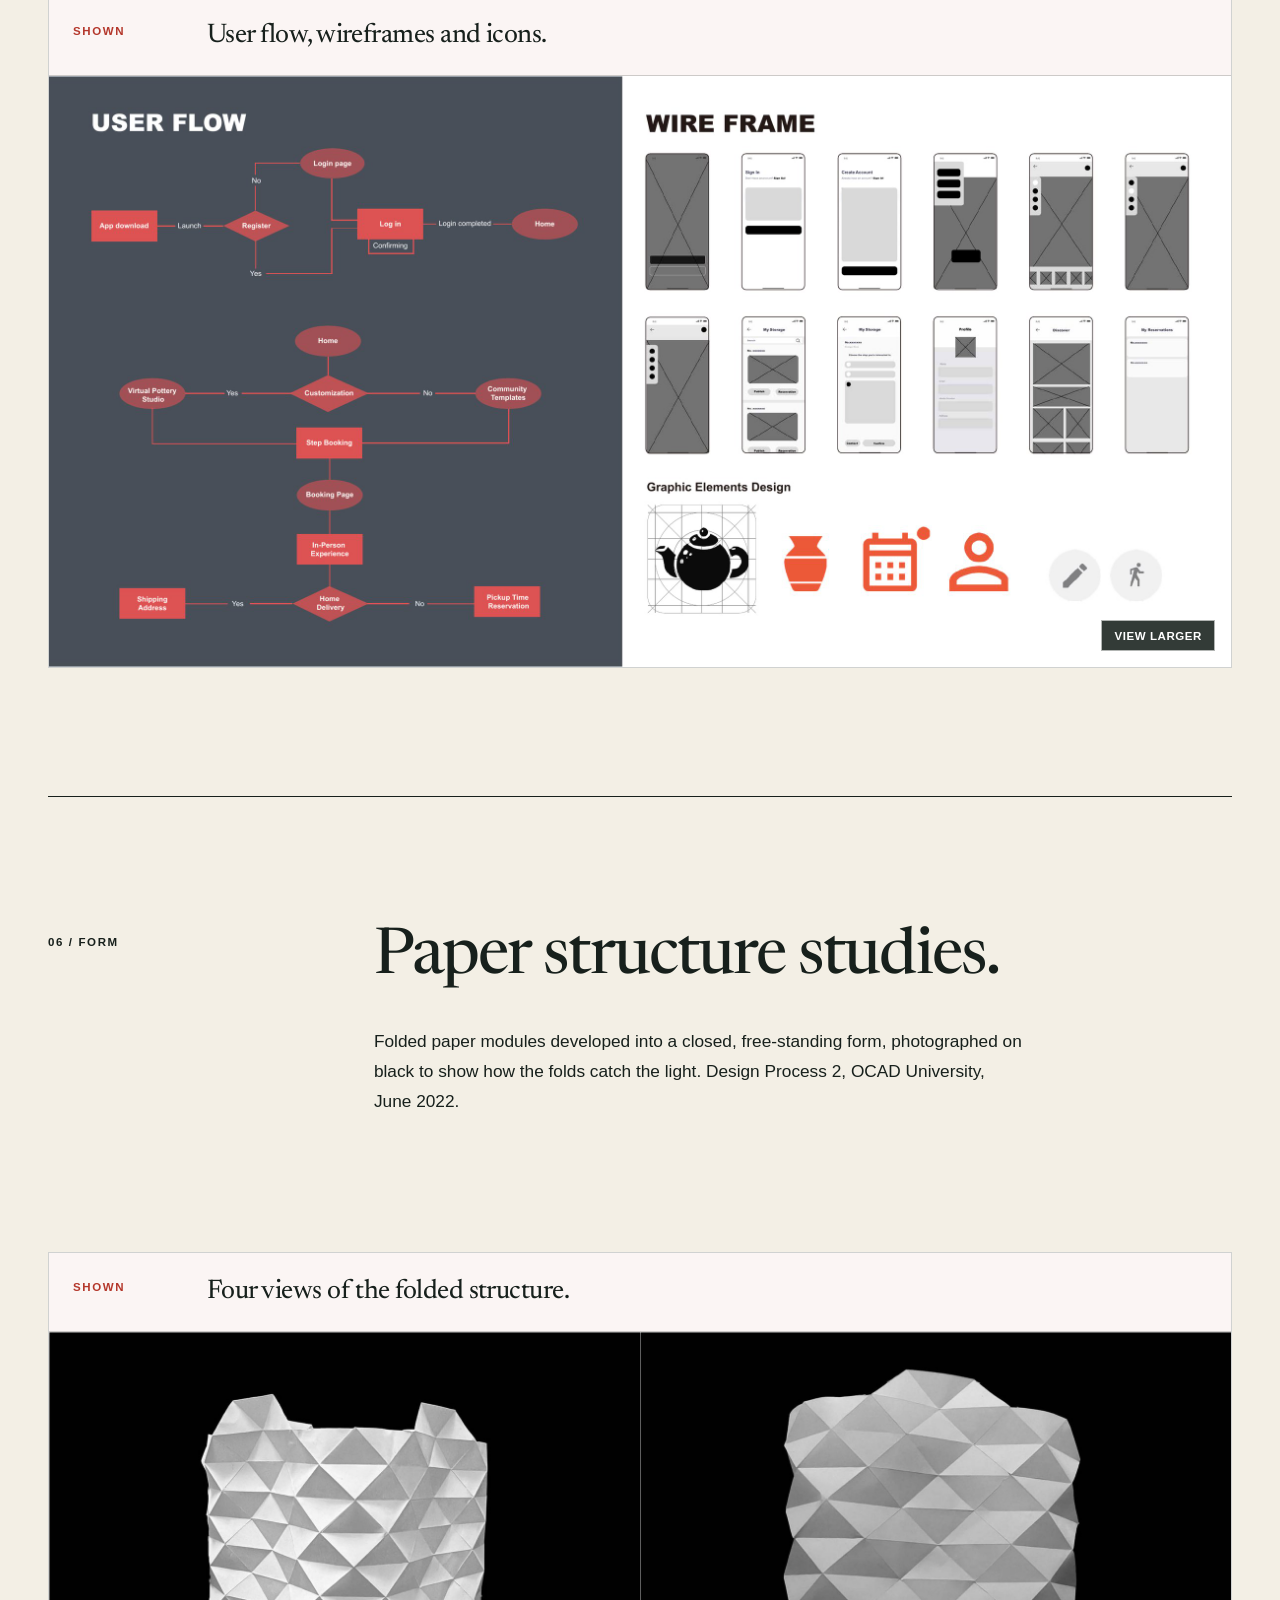
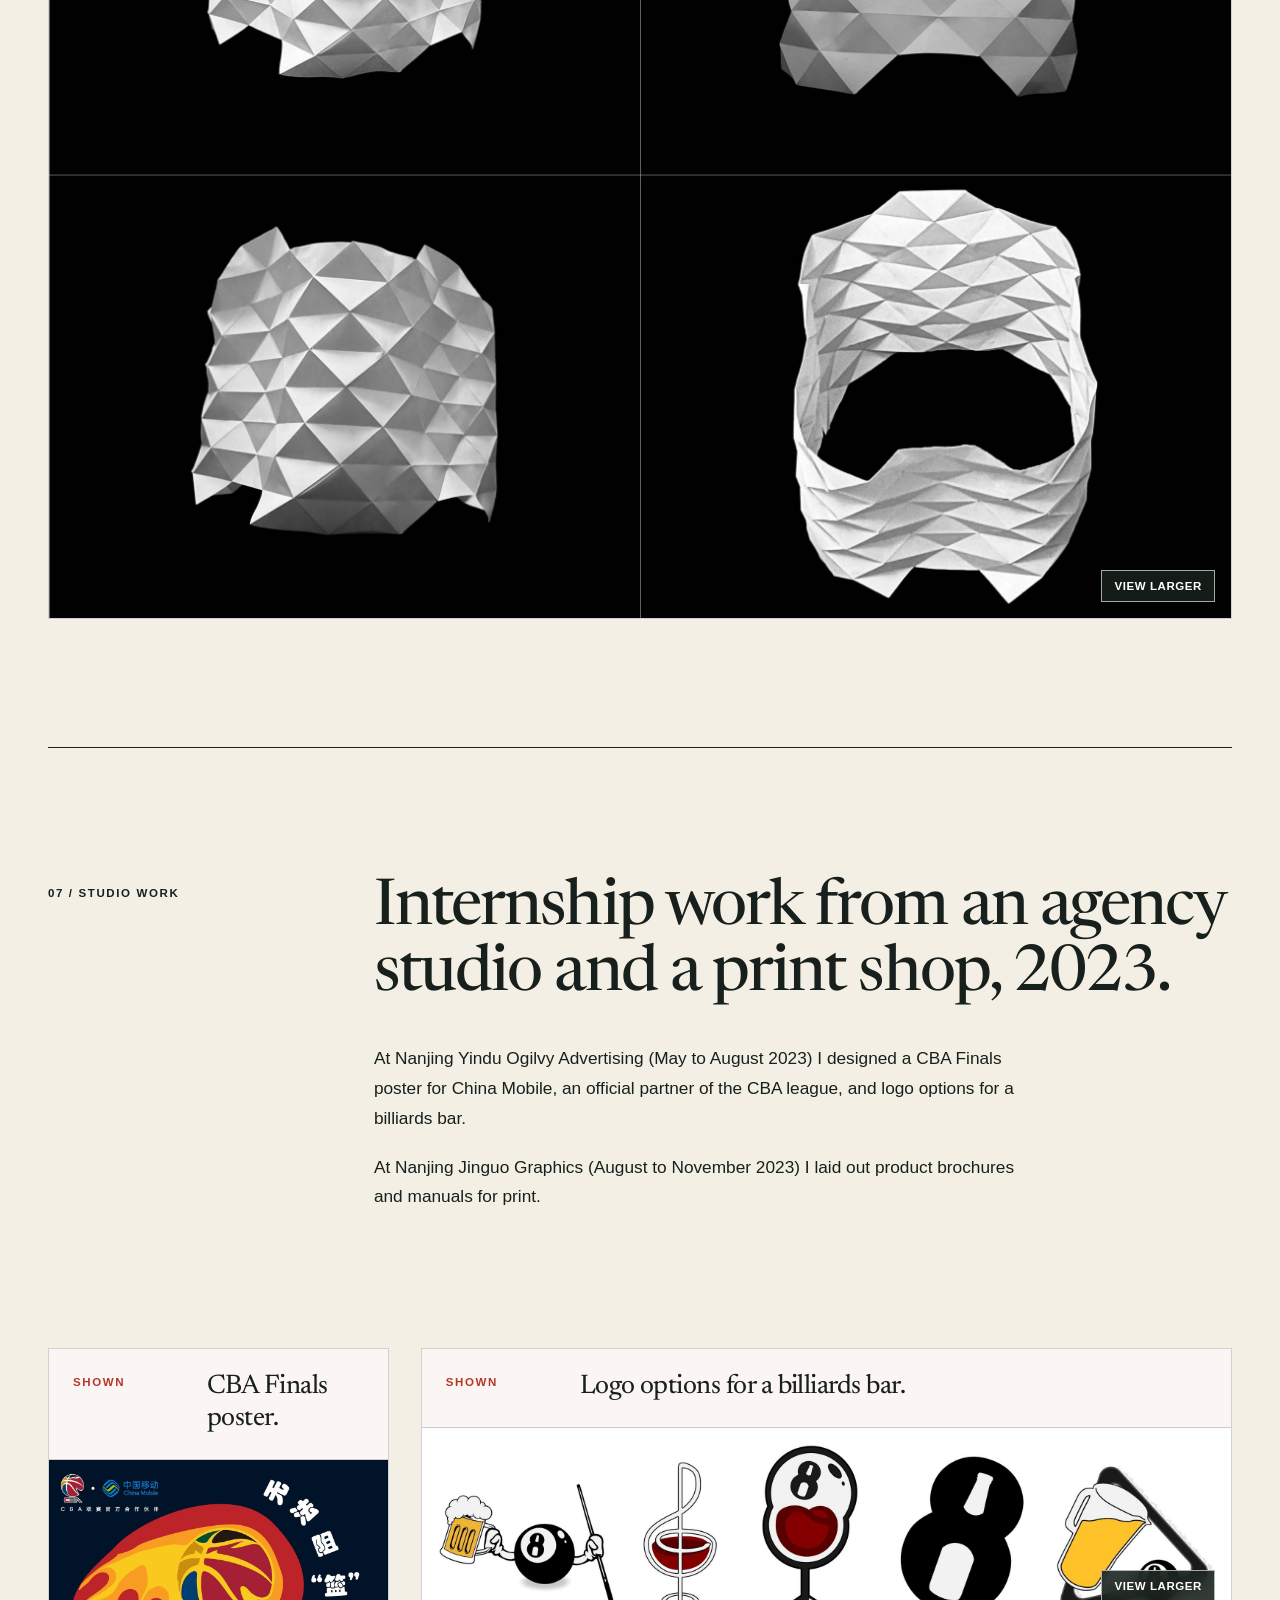
<file: visual/index.html>
<!doctype html>
<html lang="en"><head><meta charSet="utf-8"/><meta name="viewport" content="width=device-width, initial-scale=1"/><link rel="stylesheet" href="../app/globals.css"/><title>Visual work - Wuyuan Gao</title><meta name="description" content="Typography, posters, information design, motion and brand work by Wuyuan Gao."/><meta property="og:title" content="Visual work - Wuyuan Gao"/><meta property="og:description" content="Typography, posters, information design, motion and brand work by Wuyuan Gao."/><meta property="og:type" content="website"/><meta property="og:url" content="https://gaogaomyx.github.io/portfolio/visual/"/><meta property="og:image" content="https://gaogaomyx.github.io/portfolio/assets/visual-beefy-series.jpg"/><link rel="shortcut icon" href="../favicon.svg"/><link rel="icon" href="../favicon.svg"/>
</head><body><div class="site-shell" style="--project-accent:#be275d"><a class="skip-link" href="#main">Skip to content</a><header class="site-header"><div class="site-header__inner"><a href="../index.html" class="wordmark" aria-label="Wuyuan Gao home"><span>Wuyuan Gao</span><small>Design and research</small></a><nav class="site-nav" aria-label="Primary navigation"><a href="../index.html#work">Work</a><a class="nav-visual" href="../visual/index.html">Visual work</a><a class="nav-about" href="../index.html#about">About</a><a class="nav-contact" href="mailto:gaowuyuan0503@163.com">Contact</a><a class="nav-download" href="../Wuyuan-Gao-Portfolio.pdf" download="">PDF</a></nav></div></header><main id="main" style="--project-accent:#b4372b"><section class="case-hero page-frame"><div class="case-breadcrumb"><a href="../index.html#work">Selected work</a><span>/</span><span>Visual</span></div><div class="case-hero__grid"><div><p class="eyebrow">Graphic design / 2022-2024</p><h1>Visual work</h1></div><div class="case-outcome"><p>Typography, posters, information design, motion and brand work from my BDes in Graphic Design at OCAD University.</p><div class="link-row"><a class="text-link text-link--primary" href="../Wuyuan-Gao-Graphic-Portfolio.pdf" download="">Download as PDF <span aria-hidden="true">↓</span></a></div></div></div><dl class="case-facts"><div><dt>Training</dt><dd>BDes (Honours) Graphic Design, OCAD University, 2021-2025</dd></div><div><dt>Studio experience</dt><dd>Intern graphic designer at Nanjing Yindu Ogilvy Advertising and Nanjing Jinguo Graphics, 2023</dd></div><div><dt>Tools</dt><dd>InDesign / Illustrator / Photoshop / After Effects / Premiere Pro / Figma</dd></div><div><dt>Work shown</dt><dd>Individual coursework and internship work</dd></div></dl></section><article class="case-body page-frame"><section class="case-section"><div class="section-index"><p class="eyebrow">01 / Typography</p></div><div class="section-copy"><h2>Tarzan of the Apes: a 17-page typeset book.</h2><p>I typeset the first three chapters of Edgar Rice Burroughs’ novel: title page, chapter openers and running text. Each chapter opens with a stacked slab-serif title, and large grey page numbers sit behind the text block.</p><p>Typography 2, OCAD University, April 2023. InDesign.</p></div><div class="media-grid"><figure class="media-card media-card--wide"><figcaption class="media-card__lead"><span class="eyebrow">Shown</span><strong>Chapter opener and first text page.</strong></figcaption><button class="image-zoom-trigger image-zoom-trigger--natural" type="button" aria-label="View larger image: Tarzan of the Apes chapter one opener, Out to Sea, with the first page of text"><img src="../assets/visual-tarzan-ch1.jpg" alt="Tarzan of the Apes chapter one opener, Out to Sea, with the first page of text" loading="lazy"/><span class="image-zoom-hint" aria-hidden="true">View larger</span></button></figure><figure class="media-card media-card--wide"><figcaption class="media-card__lead"><span class="eyebrow">Shown</span><strong>Running heads carry the chapter number and title across each spread.</strong></figcaption><button class="image-zoom-trigger image-zoom-trigger--natural" type="button" aria-label="View larger image: Tarzan of the Apes text spread with running heads and large grey page numbers"><img src="../assets/visual-tarzan-text.jpg" alt="Tarzan of the Apes text spread with running heads and large grey page numbers" loading="lazy"/><span class="image-zoom-hint" aria-hidden="true">View larger</span></button></figure><figure class="media-card media-card--wide"><figcaption class="media-card__lead"><span class="eyebrow">Shown</span><strong>Chapter three opener.</strong></figcaption><button class="image-zoom-trigger image-zoom-trigger--natural" type="button" aria-label="View larger image: Tarzan of the Apes chapter three opener, Life and Death"><img src="../assets/visual-tarzan-ch3.jpg" alt="Tarzan of the Apes chapter three opener, Life and Death" loading="lazy"/><span class="image-zoom-hint" aria-hidden="true">View larger</span></button></figure></div></section><section class="case-section"><div class="section-index"><p class="eyebrow">02 / Posters</p></div><div class="section-copy"><h2>Beefy Graphic Designer: one structure, three colourways.</h2><p>A poster series built on a single typographic structure. Heavy diagonal bands cut across a red disc that carries the title, and the body text is set into the space between the bands.</p><p>Typography 2: Structures, OCAD University, February 2023.</p></div><div class="media-grid"><figure class="media-card media-card--wide"><figcaption class="media-card__lead"><span class="eyebrow">Shown</span><strong>The same layout in three colour systems.</strong></figcaption><button class="image-zoom-trigger image-zoom-trigger--natural" type="button" aria-label="View larger image: Three Beefy Graphic Designer posters in light blue, green on black, and yellow colourways"><img src="../assets/visual-beefy-series.jpg" alt="Three Beefy Graphic Designer posters in light blue, green on black, and yellow colourways" loading="lazy"/><span class="image-zoom-hint" aria-hidden="true">View larger</span></button></figure></div></section><section class="case-section"><div class="section-index"><p class="eyebrow">03 / Information design</p></div><div class="section-copy"><h2>Two pieces that put several data sets on one page.</h2><p>Seafood shows total export value and the top five exporting countries by volume for shrimp, salmon, crab, tuna and cod, with a comparison of growth cycles. Graphic Design 1, November 2022.</p><p>The second piece is a line chart of Canada’s median age from 1971 to 2021, built from Statistics Canada data, with short notes at the turning points. Graphic Design 3, September 2023.</p></div><div class="media-grid"><figure class="media-card media-card--wide"><figcaption class="media-card__lead"><span class="eyebrow">Shown</span><strong>Seafood: export value, exporting countries and growth cycles.</strong></figcaption><button class="image-zoom-trigger image-zoom-trigger--natural" type="button" aria-label="View larger image: Seafood infographic on a black ground with world maps, line-drawn animals and export values"><img src="../assets/visual-seafood.jpg" alt="Seafood infographic on a black ground with world maps, line-drawn animals and export values" loading="lazy"/><span class="image-zoom-hint" aria-hidden="true">View larger</span></button></figure><figure class="media-card media-card--wide"><figcaption class="media-card__lead"><span class="eyebrow">Shown</span><strong>Canadian median age, 1971 to 2021.</strong></figcaption><button class="image-zoom-trigger image-zoom-trigger--natural" type="button" aria-label="View larger image: Line chart of Canadian median age from 1971 to 2021 with annotations"><img src="../assets/visual-median.jpg" alt="Line chart of Canadian median age from 1971 to 2021 with annotations" loading="lazy"/><span class="image-zoom-hint" aria-hidden="true">View larger</span></button></figure></div></section><section class="case-section"><div class="section-index"><p class="eyebrow">04 / Motion</p></div><div class="section-copy"><h2>Canada’s greenhouse gas emissions, 1990 to 2021: a two-minute data animation.</h2><p>I sourced the data, drew the storyboard and style frames, and animated the piece in After Effects. Graphic Design 3, OCAD University, December 2023.</p><div class="link-row"><a class="text-link text-link--primary" href="https://youtu.be/cpaTPtrDsjE" target="_blank" rel="noreferrer">Watch the animation (2:05) <span aria-hidden="true">↗</span></a><a class="text-link" href="https://youtu.be/oefyMmPyj54" target="_blank" rel="noreferrer">Watch Ps5, an animation short (1:28) <span aria-hidden="true">↗</span></a></div></div><div class="media-grid"><figure class="media-card media-card--wide"><figcaption class="media-card__lead"><span class="eyebrow">Shown</span><strong>Style frames.</strong></figcaption><button class="image-zoom-trigger image-zoom-trigger--natural" type="button" aria-label="View larger image: Three style frames from the greenhouse gas emissions animation"><img src="../assets/visual-ghg-frames.jpg" alt="Three style frames from the greenhouse gas emissions animation" loading="lazy"/><span class="image-zoom-hint" aria-hidden="true">View larger</span></button></figure><figure class="media-card media-card--wide"><figcaption class="media-card__lead"><span class="eyebrow">Shown</span><strong>Final storyboard.</strong></figcaption><button class="image-zoom-trigger image-zoom-trigger--natural" type="button" aria-label="View larger image: Final six-panel storyboard for the greenhouse gas emissions animation"><img src="../assets/visual-ghg-storyboard.jpg" alt="Final six-panel storyboard for the greenhouse gas emissions animation" loading="lazy"/><span class="image-zoom-hint" aria-hidden="true">View larger</span></button></figure></div></section><section class="case-section"><div class="section-index"><p class="eyebrow">05 / Brand and app</p></div><div class="section-copy"><h2>Porcelly: a brand and app concept for a pottery-making service.</h2><p>Porcelly lets people book and plan a session at a ceramics studio. I designed the name, the identity, the icon set and the app screens.</p><p>The concept started from a questionnaire about people’s interest in ceramics, then moved through user profiles, a service framework and user flows to wireframes. November 2024.</p></div><div class="media-grid"><figure class="media-card media-card--wide"><figcaption class="media-card__lead"><span class="eyebrow">Shown</span><strong>Identity and app mockups.</strong></figcaption><button class="image-zoom-trigger image-zoom-trigger--natural" type="button" aria-label="View larger image: Porcelly cover with phone mockups and the orange wordmark"><img src="../assets/visual-porcelly-brand.jpg" alt="Porcelly cover with phone mockups and the orange wordmark" loading="lazy"/><span class="image-zoom-hint" aria-hidden="true">View larger</span></button></figure><figure class="media-card media-card--wide"><figcaption class="media-card__lead"><span class="eyebrow">Shown</span><strong>Main screens and how they connect.</strong></figcaption><button class="image-zoom-trigger image-zoom-trigger--natural" type="button" aria-label="View larger image: Porcelly main app screens: login, porcelain making, storage, reservation and map"><img src="../assets/visual-porcelly-screens.jpg" alt="Porcelly main app screens: login, porcelain making, storage, reservation and map" loading="lazy"/><span class="image-zoom-hint" aria-hidden="true">View larger</span></button></figure><figure class="media-card media-card--wide"><figcaption class="media-card__lead"><span class="eyebrow">Shown</span><strong>Questionnaire results and user profiles.</strong></figcaption><button class="image-zoom-trigger image-zoom-trigger--natural" type="button" aria-label="View larger image: Porcelly questionnaire results and two user profiles"><img src="../assets/visual-porcelly-research.jpg" alt="Porcelly questionnaire results and two user profiles" loading="lazy"/><span class="image-zoom-hint" aria-hidden="true">View larger</span></button></figure><figure class="media-card media-card--wide"><figcaption class="media-card__lead"><span class="eyebrow">Shown</span><strong>User flow, wireframes and icons.</strong></figcaption><button class="image-zoom-trigger image-zoom-trigger--natural" type="button" aria-label="View larger image: Porcelly user flow, wireframes and icon construction"><img src="../assets/visual-porcelly-flow.jpg" alt="Porcelly user flow, wireframes and icon construction" loading="lazy"/><span class="image-zoom-hint" aria-hidden="true">View larger</span></button></figure></div></section><section class="case-section"><div class="section-index"><p class="eyebrow">06 / Form</p></div><div class="section-copy"><h2>Paper structure studies.</h2><p>Folded paper modules developed into a closed, free-standing form, photographed on black to show how the folds catch the light. Design Process 2, OCAD University, June 2022.</p></div><div class="media-grid"><figure class="media-card media-card--wide"><figcaption class="media-card__lead"><span class="eyebrow">Shown</span><strong>Four views of the folded structure.</strong></figcaption><button class="image-zoom-trigger image-zoom-trigger--natural" type="button" aria-label="View larger image: Four photographs of a folded white paper structure on a black background"><img src="../assets/visual-paper-series.jpg" alt="Four photographs of a folded white paper structure on a black background" loading="lazy"/><span class="image-zoom-hint" aria-hidden="true">View larger</span></button></figure></div></section><section class="case-section"><div class="section-index"><p class="eyebrow">07 / Studio work</p></div><div class="section-copy"><h2>Internship work from an agency studio and a print shop, 2023.</h2><p>At Nanjing Yindu Ogilvy Advertising (May to August 2023) I designed a CBA Finals poster for China Mobile, an official partner of the CBA league, and logo options for a billiards bar.</p><p>At Nanjing Jinguo Graphics (August to November 2023) I laid out product brochures and manuals for print.</p></div><div class="media-grid" style="grid-template-columns:minmax(0,0.42fr) minmax(0,1fr)"><figure class="media-card"><figcaption class="media-card__lead"><span class="eyebrow">Shown</span><strong>CBA Finals poster.</strong></figcaption><button class="image-zoom-trigger image-zoom-trigger--natural" type="button" aria-label="View larger image: CBA Finals poster for China Mobile with a basketball player dunking through flames"><img src="../assets/visual-studio-cba.jpg" alt="CBA Finals poster for China Mobile with a basketball player dunking through flames" loading="lazy"/><span class="image-zoom-hint" aria-hidden="true">View larger</span></button></figure><figure class="media-card"><figcaption class="media-card__lead"><span class="eyebrow">Shown</span><strong>Logo options for a billiards bar.</strong></figcaption><button class="image-zoom-trigger image-zoom-trigger--natural" type="button" aria-label="View larger image: Five logo options for a billiards bar built from a pool ball, cue and glass"><img src="../assets/visual-studio-barlogo.jpg" alt="Five logo options for a billiards bar built from a pool ball, cue and glass" loading="lazy"/><span class="image-zoom-hint" aria-hidden="true">View larger</span></button></figure><figure class="media-card media-card--wide"><figcaption class="media-card__lead"><span class="eyebrow">Shown</span><strong>Product brochure spreads.</strong></figcaption><button class="image-zoom-trigger image-zoom-trigger--natural" type="button" aria-label="View larger image: Two brochure spreads for a skincare equipment supplier"><img src="../assets/visual-studio-brochure.jpg" alt="Two brochure spreads for a skincare equipment supplier" loading="lazy"/><span class="image-zoom-hint" aria-hidden="true">View larger</span></button></figure></div></section></article><a href="../work/month-end-buffer/index.html" class="next-project"><span class="eyebrow">Service design / 01</span><strong>Month-End Buffer</strong><span aria-hidden="true">→</span></a></main><footer class="site-footer" id="contact"><div><p class="eyebrow eyebrow--light">Open to London opportunities</p><h2>Research, service design and visual design.</h2></div><div class="footer-links"><a href="mailto:gaowuyuan0503@163.com">gaowuyuan0503@163.com</a></div><p class="footer-note">Designed by Wuyuan Gao and built with AI coding assistance. London, 2026.</p></footer></div><script src="../local-viewer.js" defer></script></body></html>
</file>
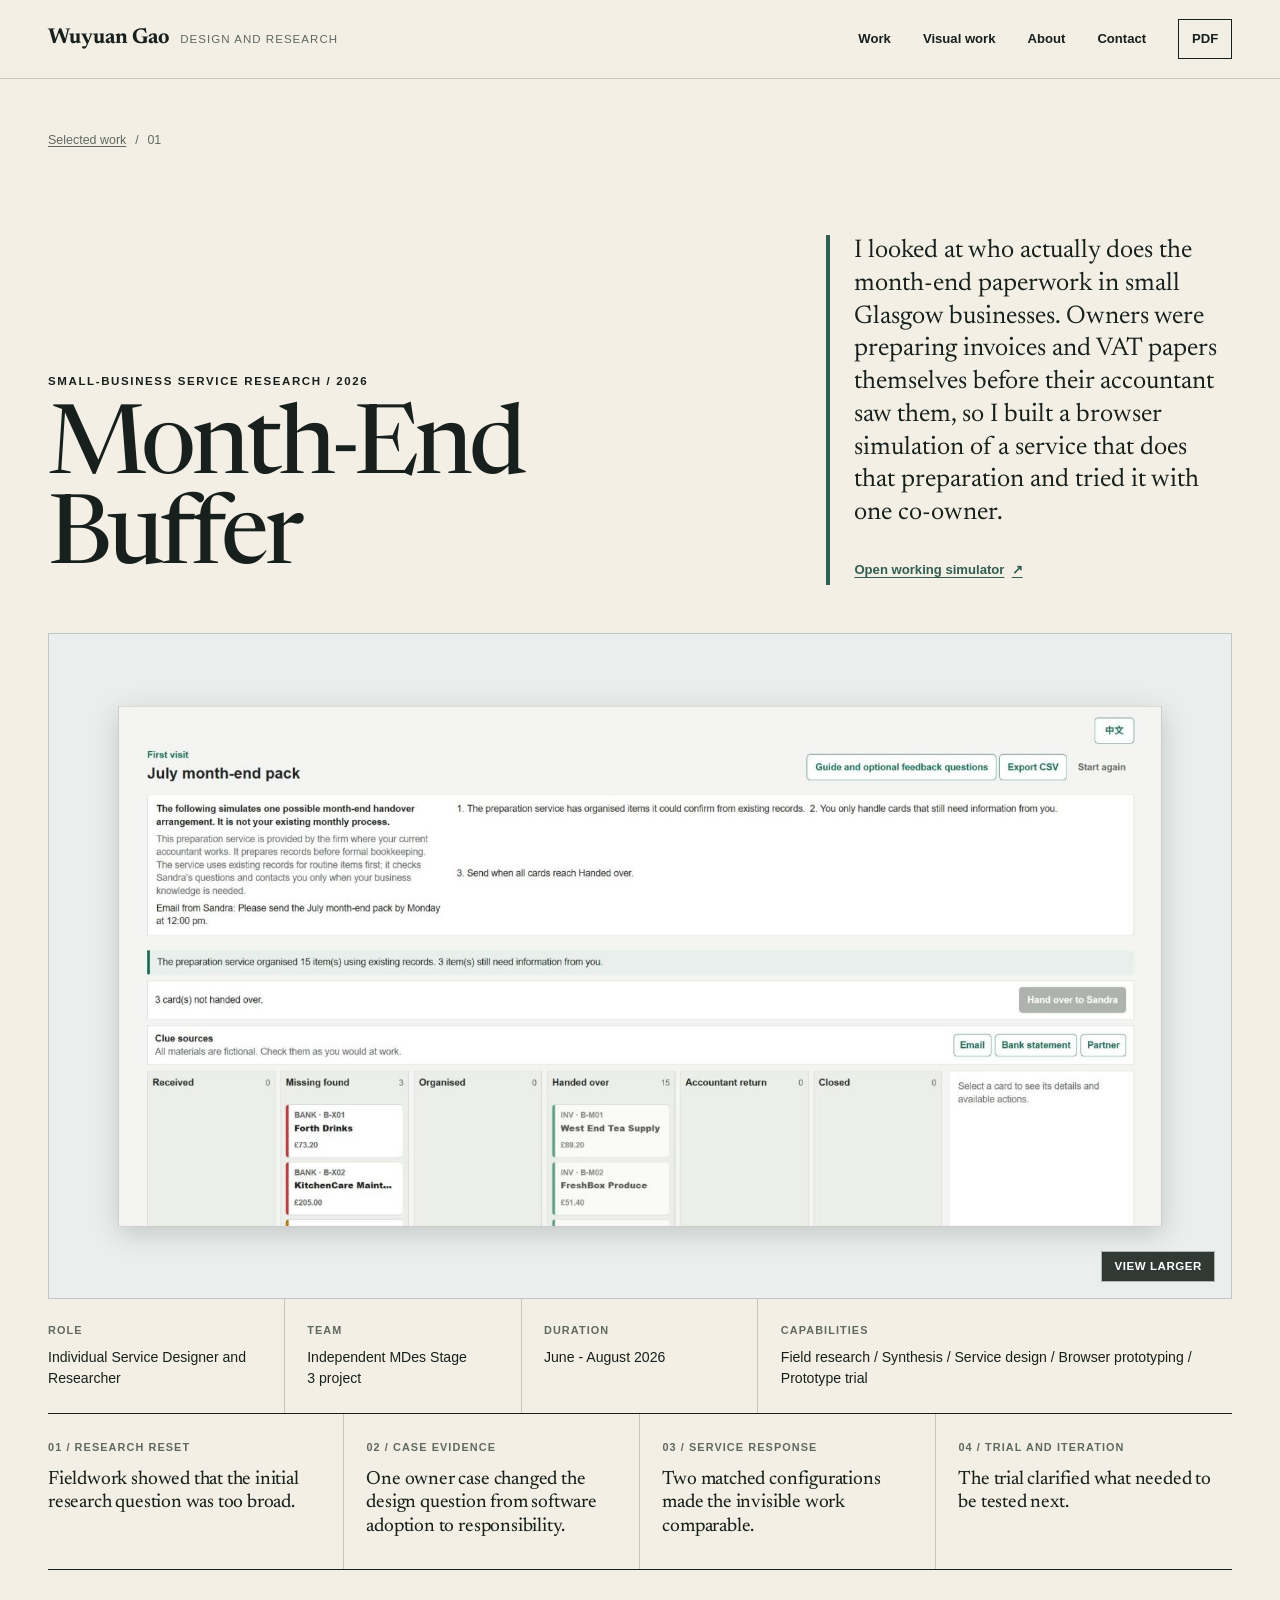
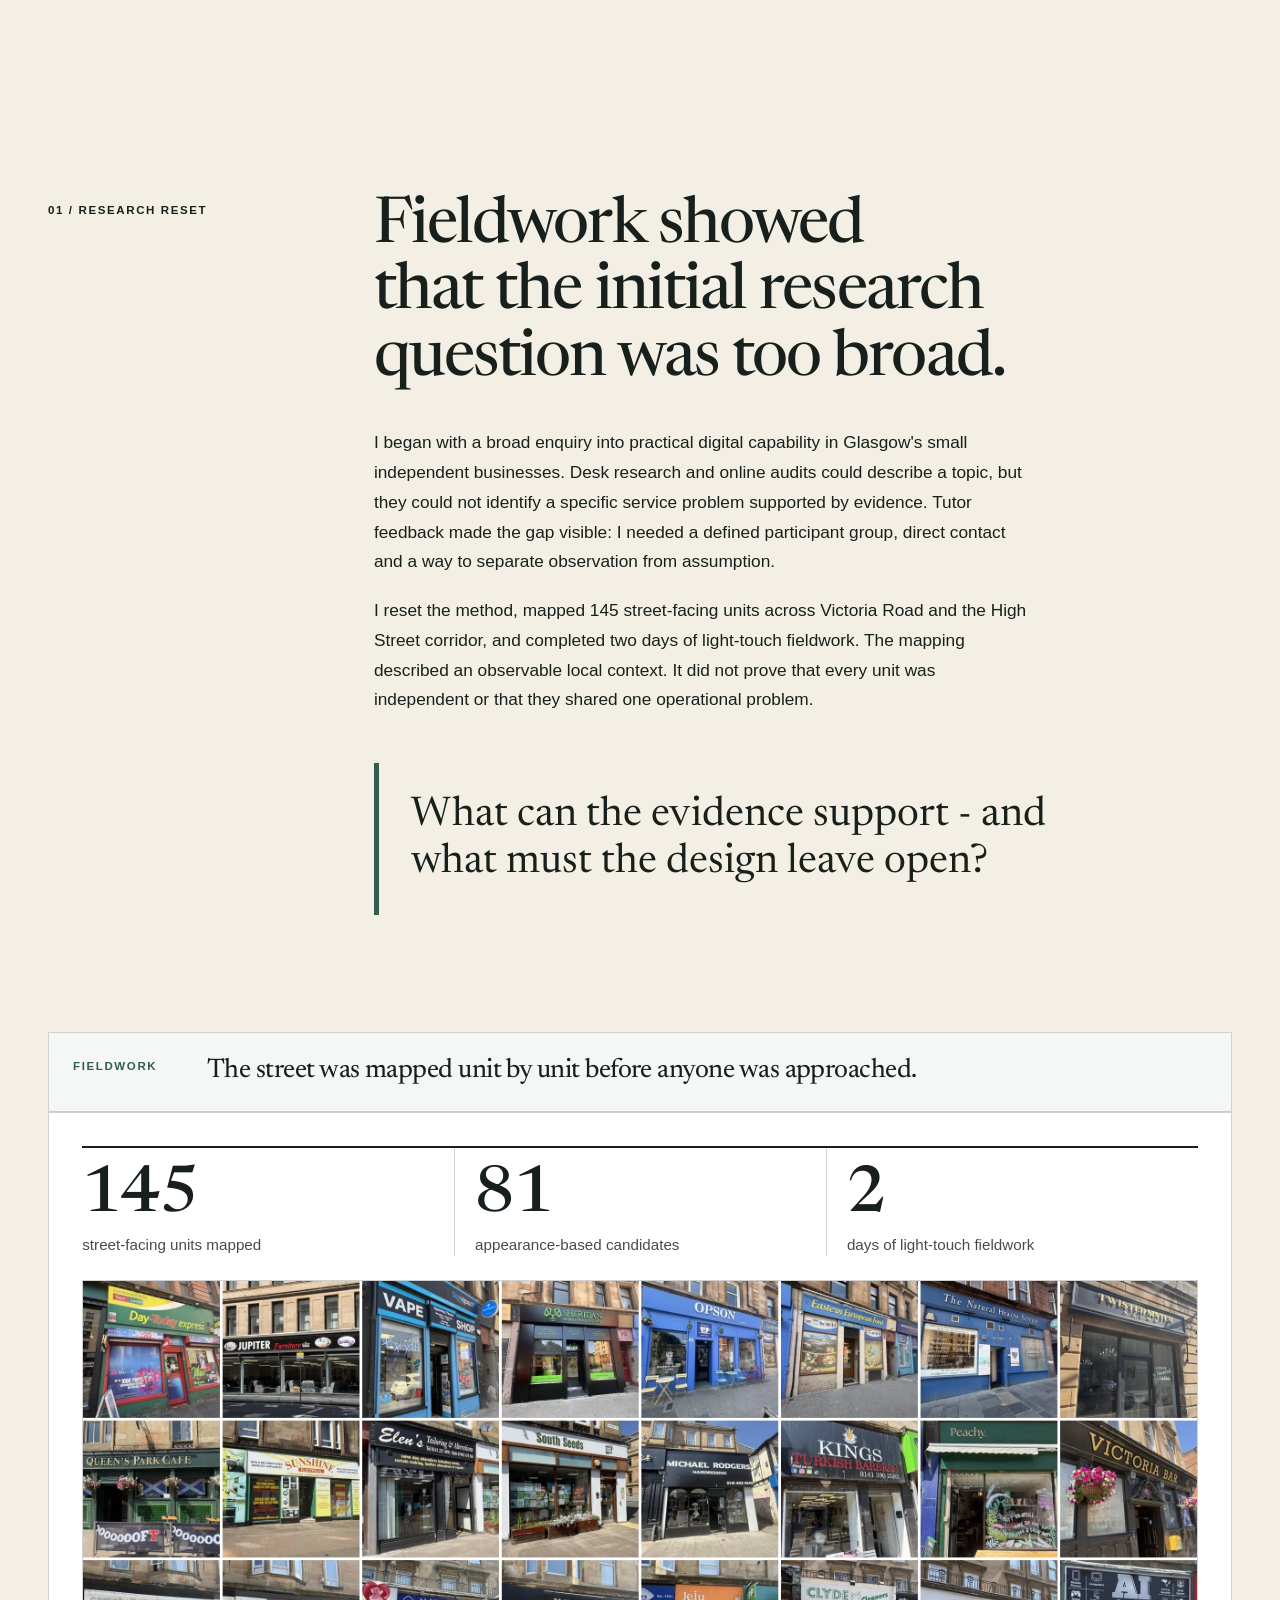
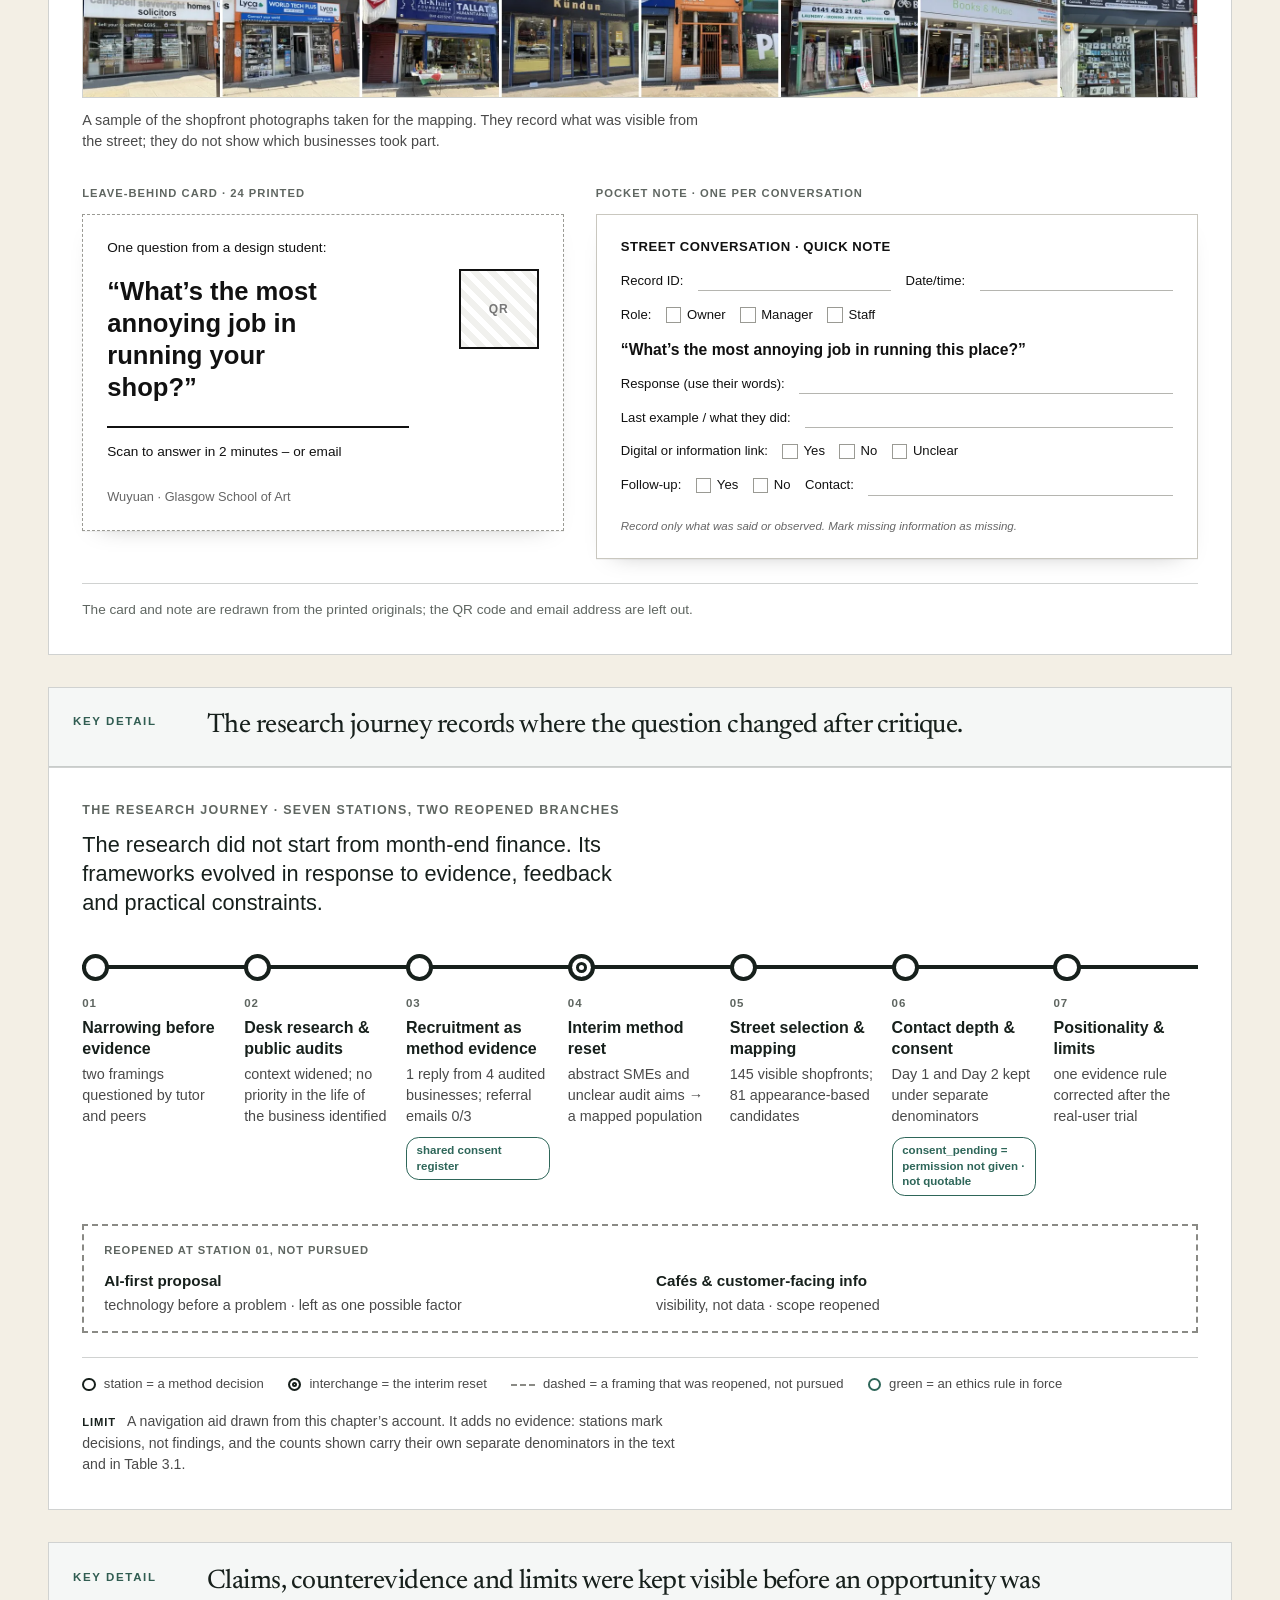
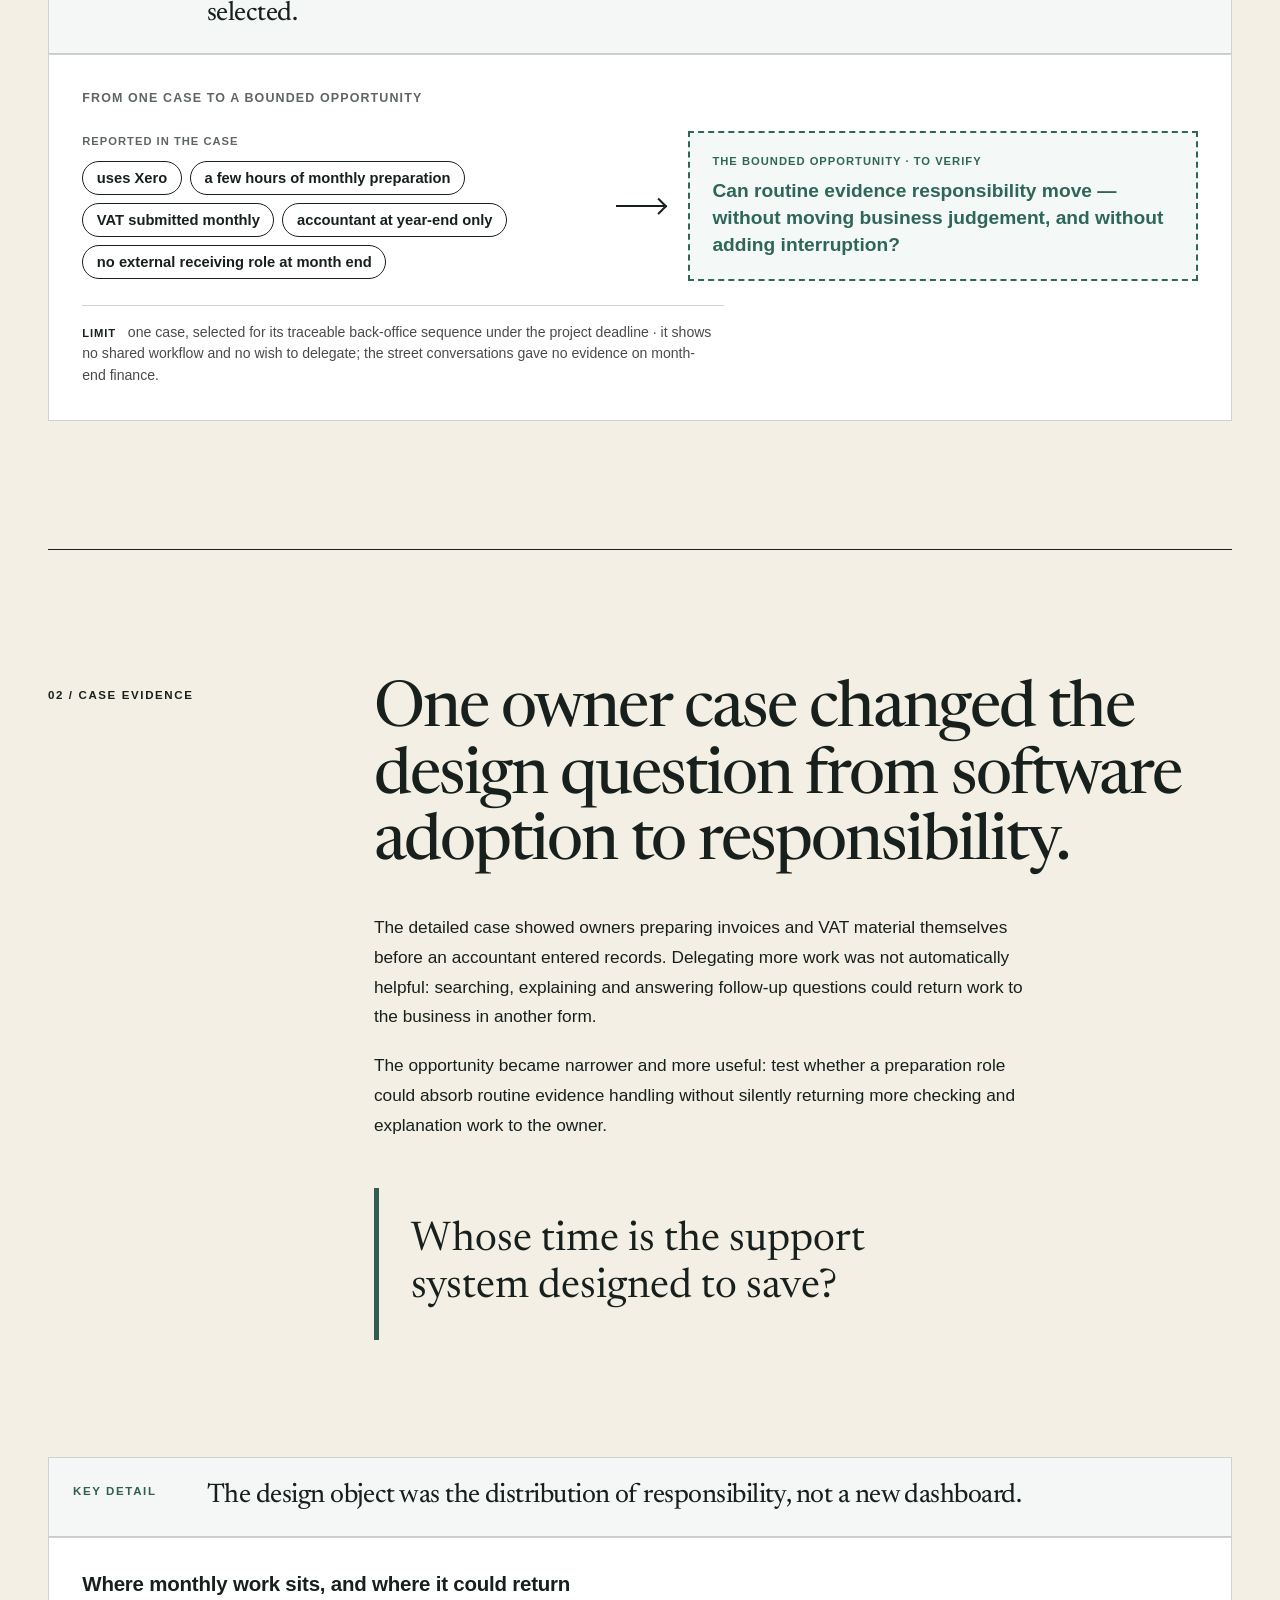
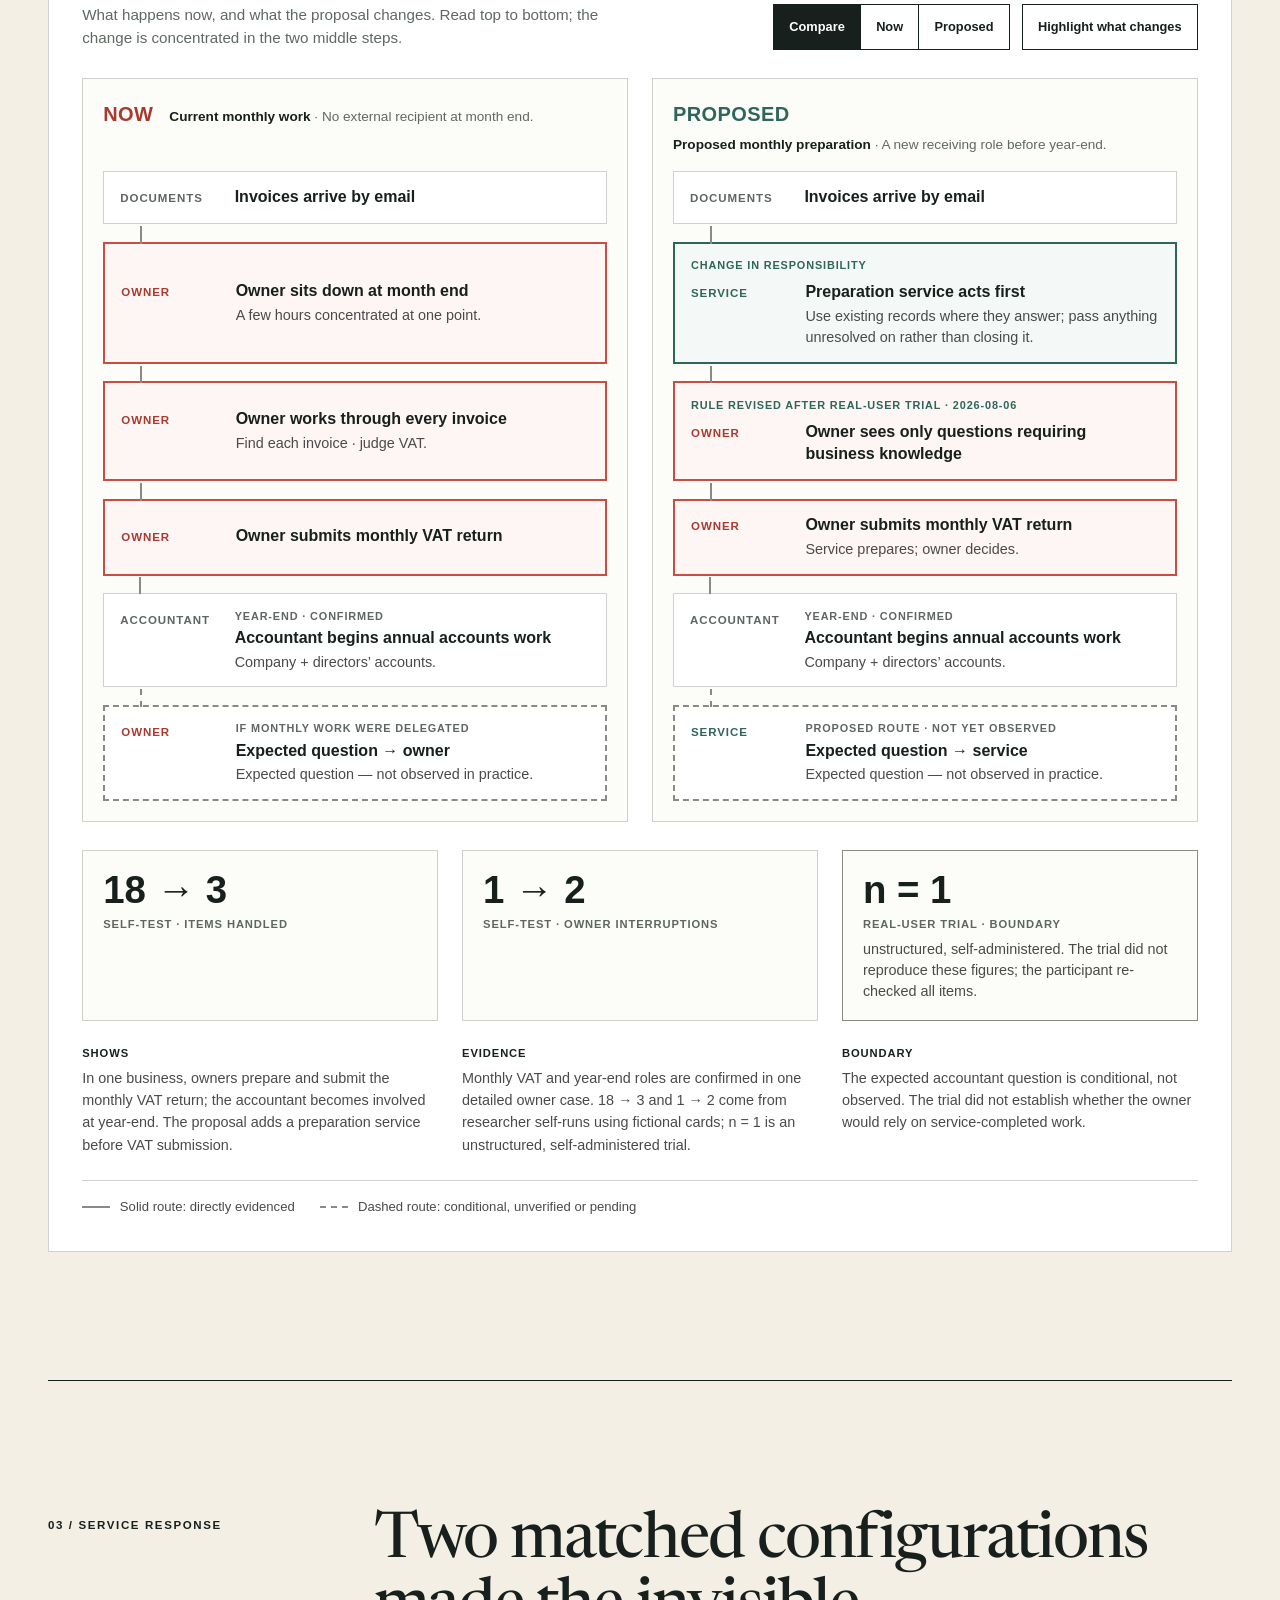
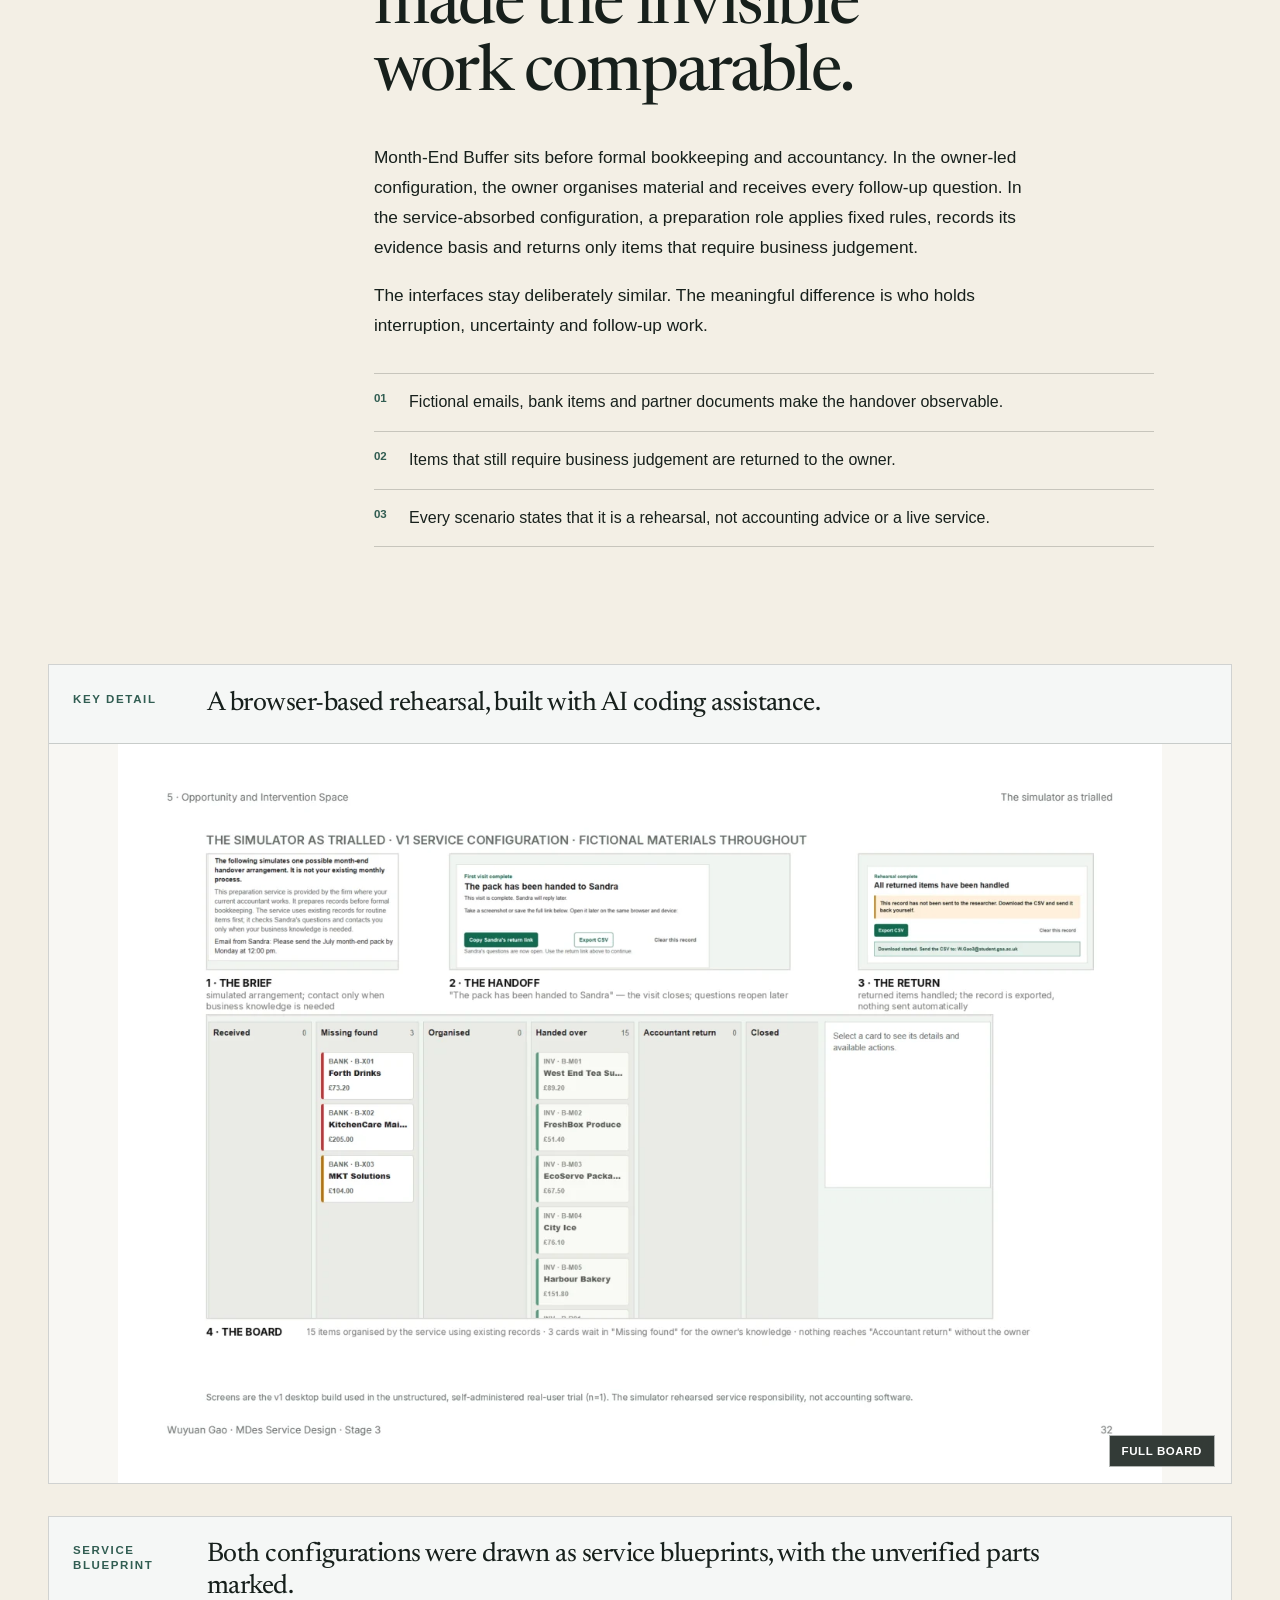
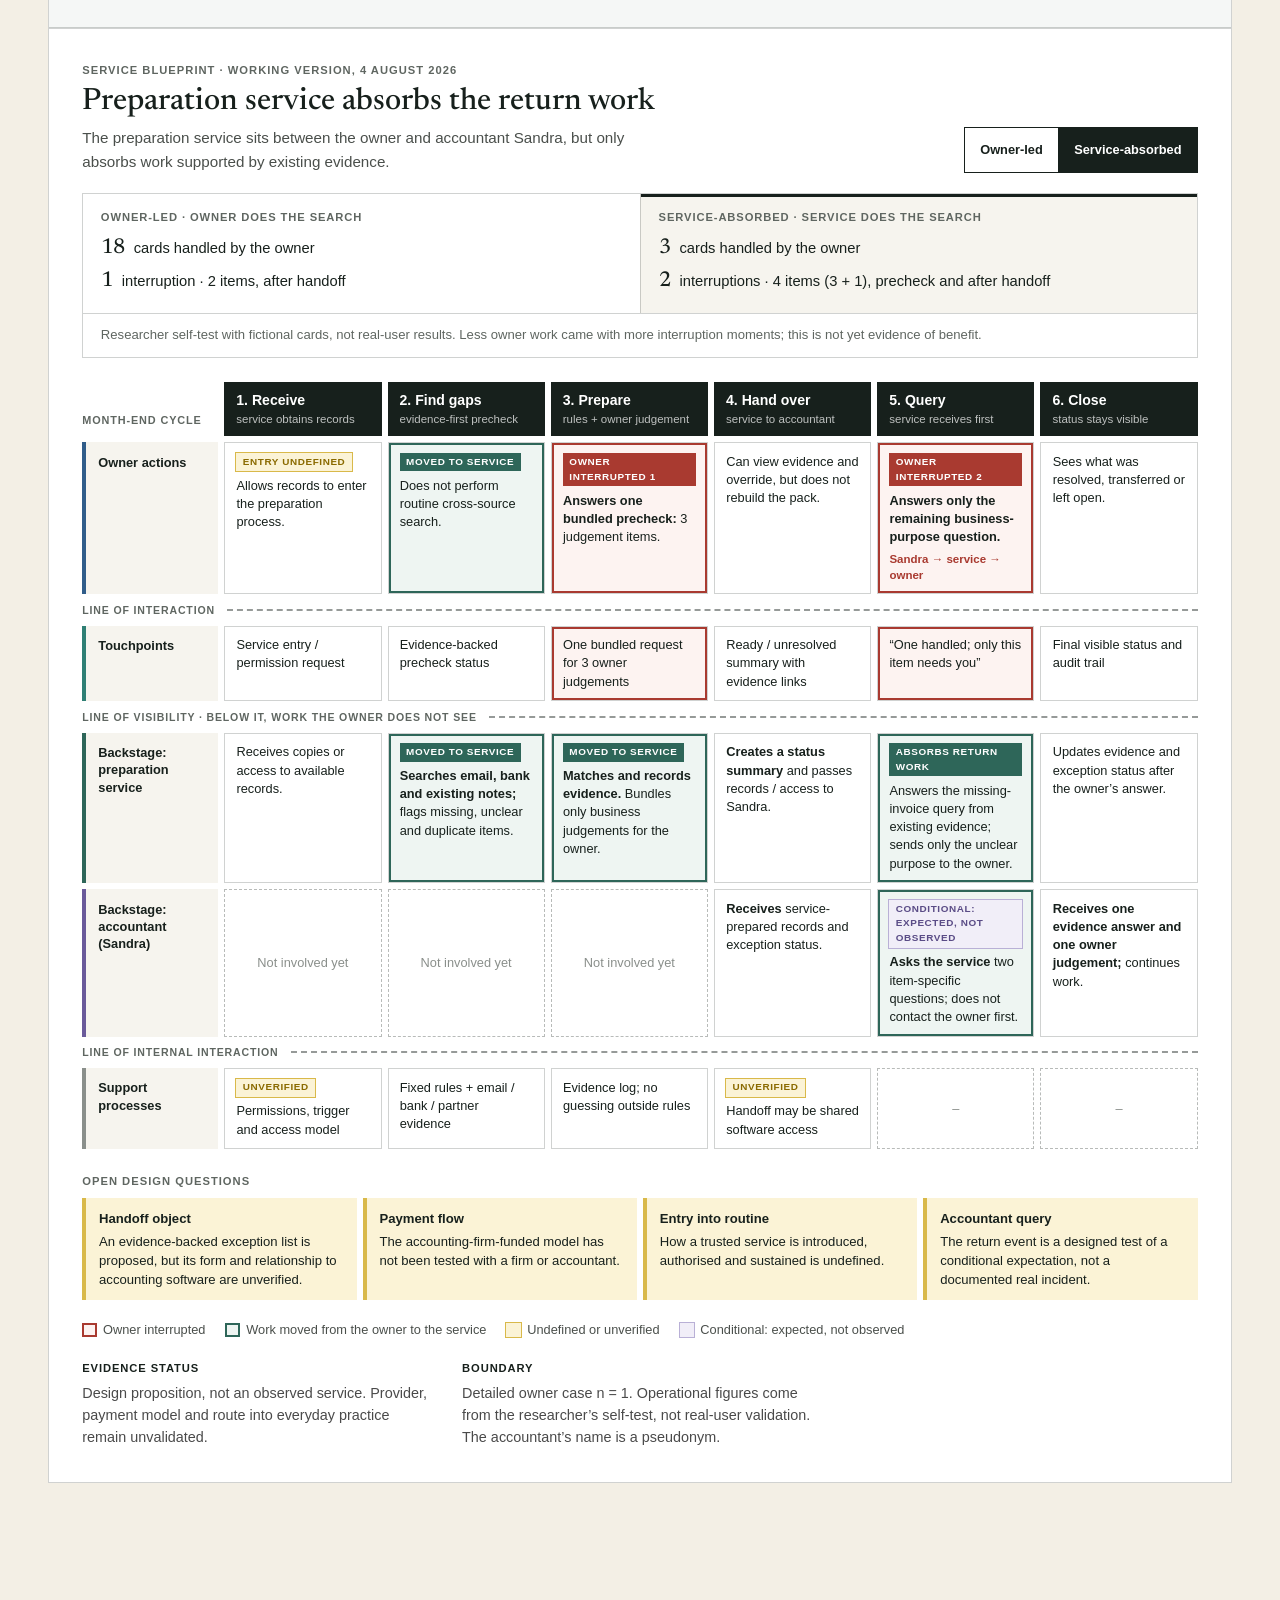
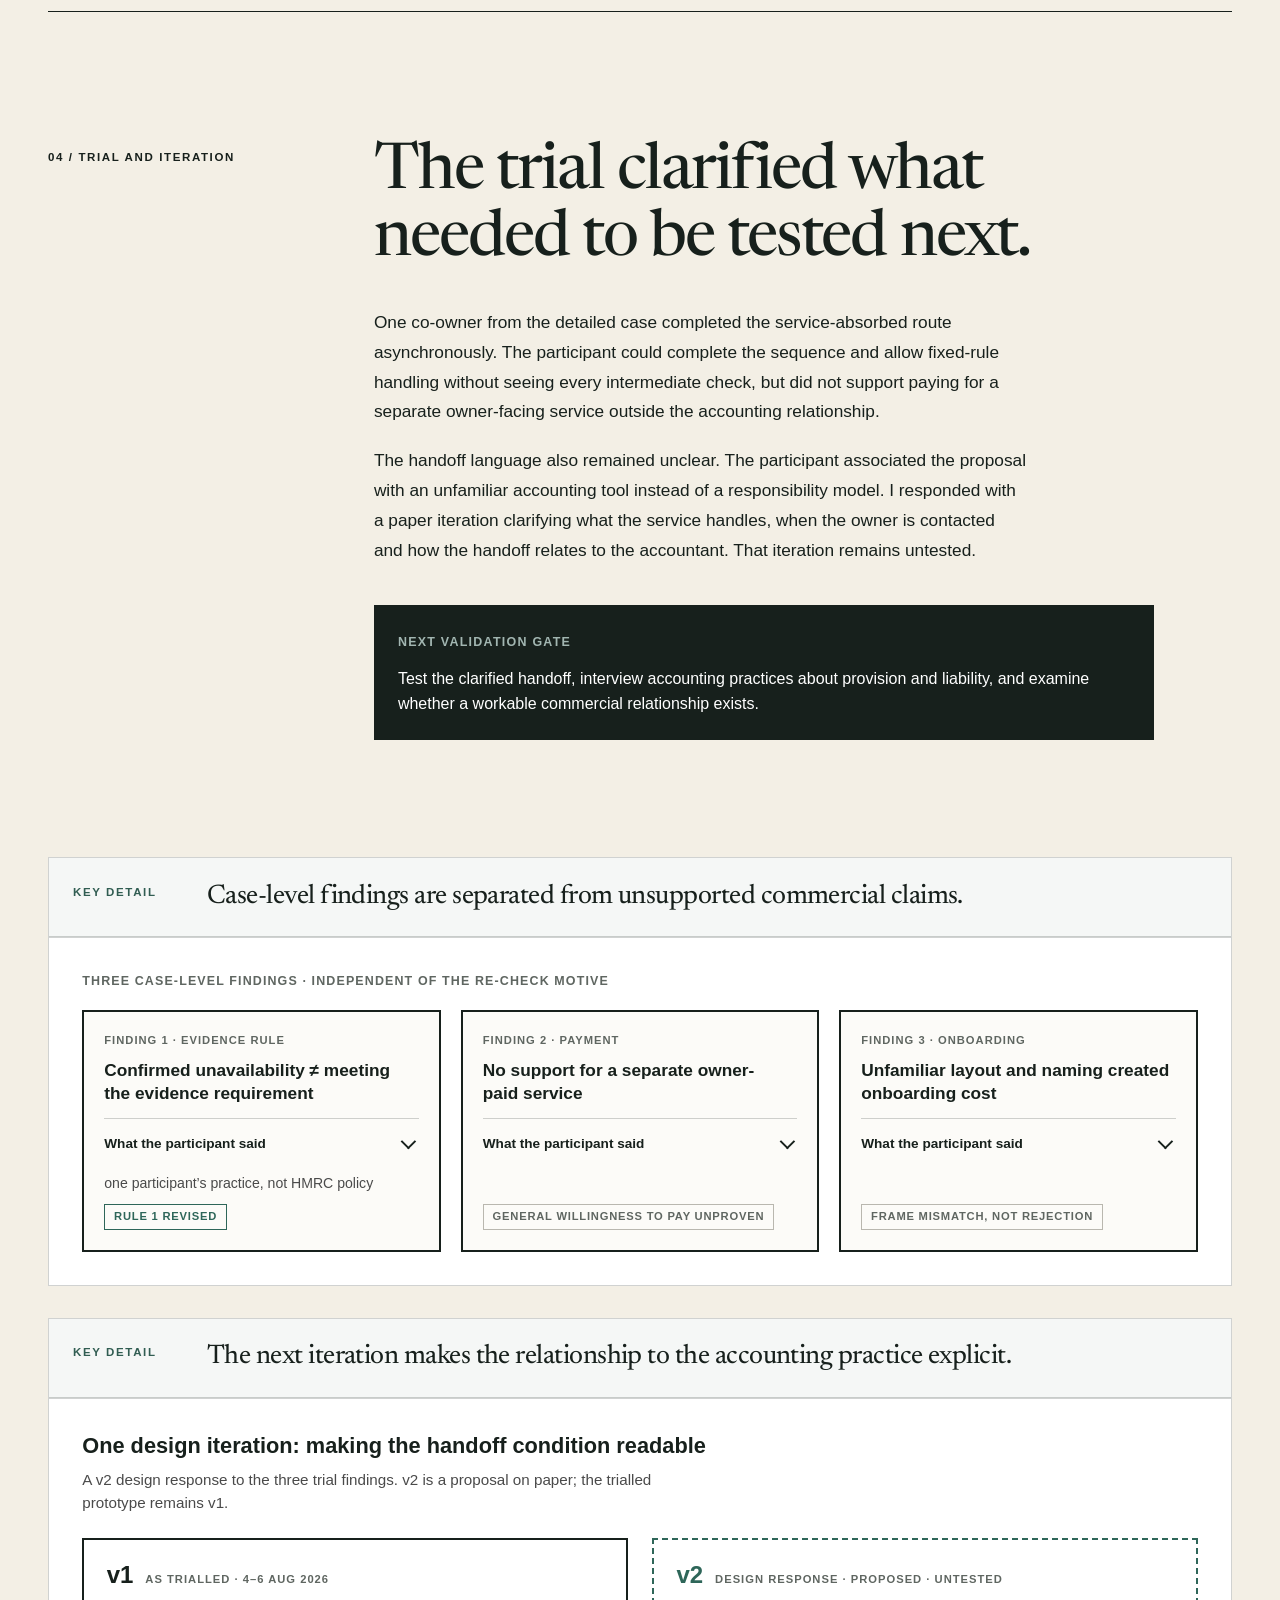
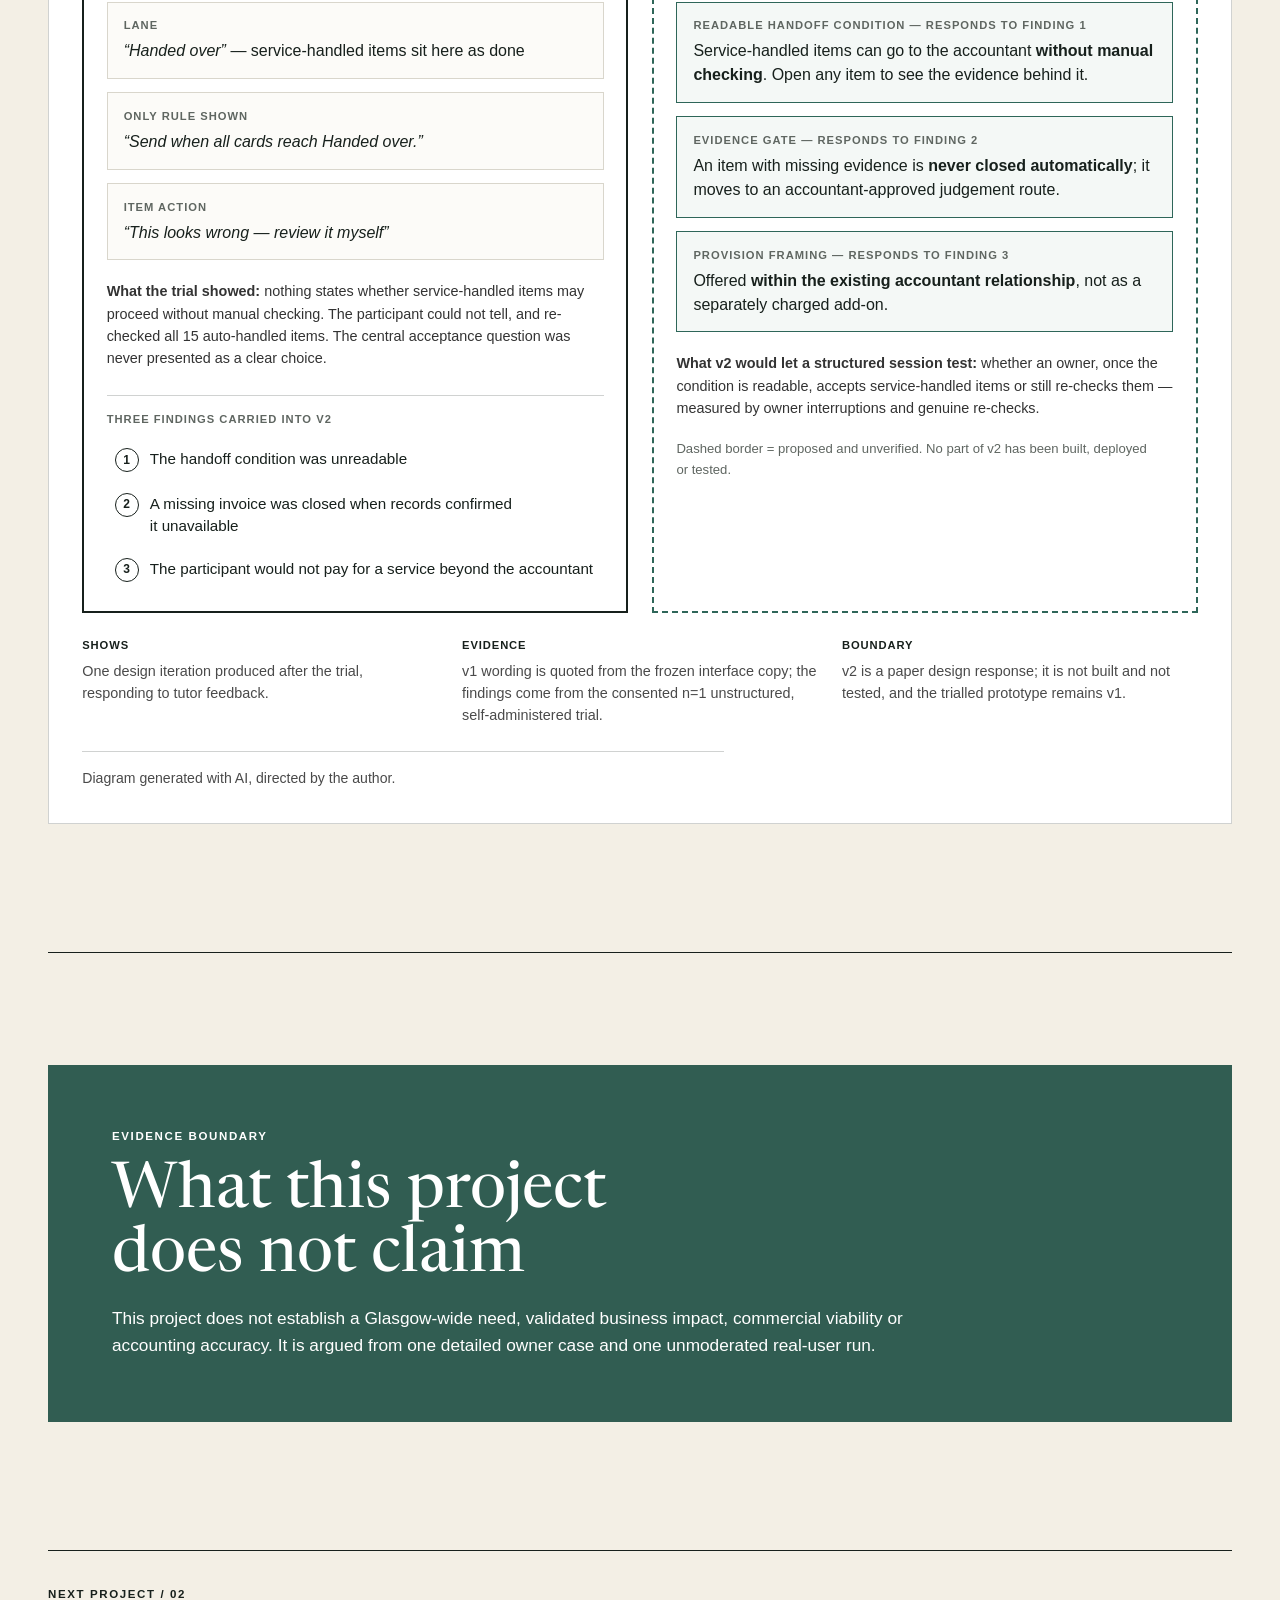
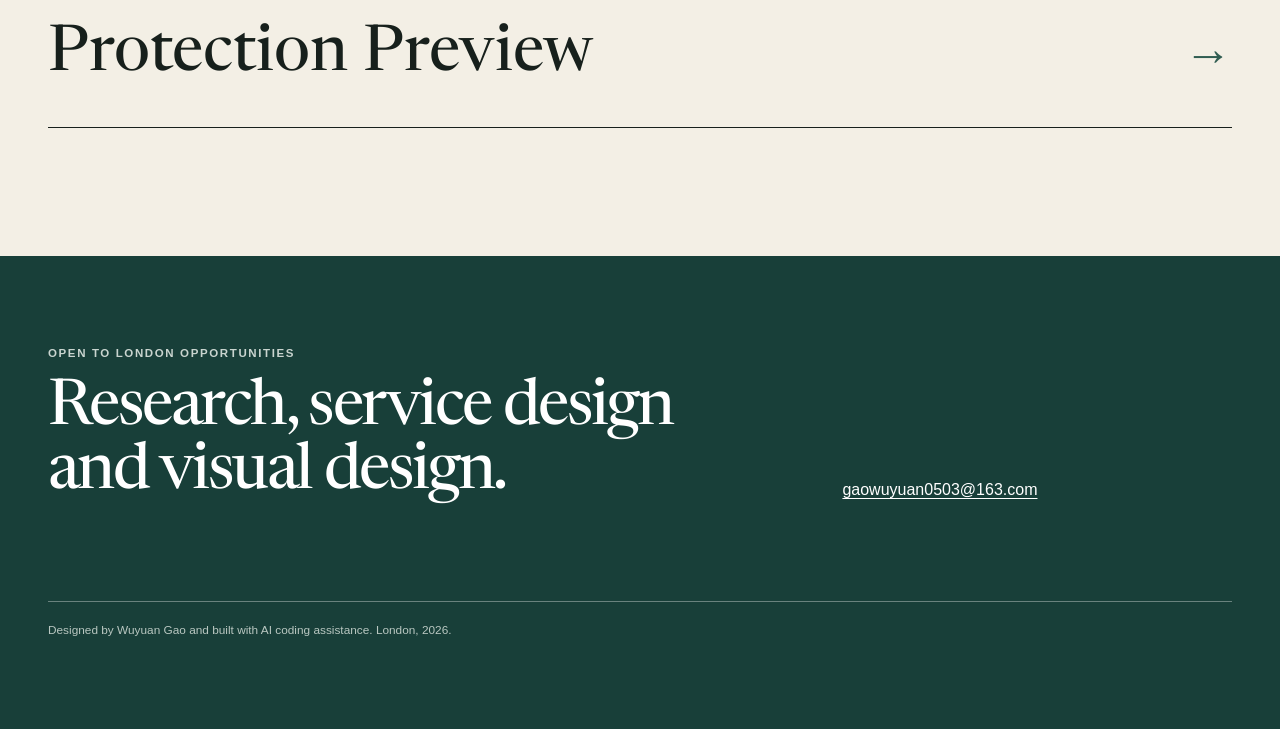
<file: work/month-end-buffer/index.html>
<!doctype html>
<html lang="en"><head><meta charSet="utf-8"/><meta name="viewport" content="width=device-width, initial-scale=1"/><link rel="preload" as="image" href="../../assets/month-end-board.jpg"/><link rel="stylesheet" href="../../app/globals.css"/><title>Month-End Buffer - Wuyuan Gao</title><meta name="description" content="A study of who does the month-end paperwork in small Glasgow businesses, and a browser simulation of a service that prepares it for the owner."/><meta property="og:title" content="Wuyuan Gao - Service Designer"/><meta property="og:description" content="Evidence-led service design, interaction design and working prototypes."/><meta property="og:type" content="website"/><meta property="og:url" content="https://gaogaomyx.github.io/portfolio/work/month-end-buffer/"/><meta property="og:image" content="https://gaogaomyx.github.io/portfolio/og.png"/><meta property="og:image:width" content="1200"/><meta property="og:image:height" content="630"/><meta name="twitter:card" content="summary_large_image"/><meta name="twitter:image" content="https://gaogaomyx.github.io/portfolio/og.png"/><meta name="twitter:title" content="Wuyuan Gao - Service Designer"/><meta name="twitter:description" content="Evidence-led service design, interaction design and working prototypes."/><meta name="twitter:image:width" content="1200"/><meta name="twitter:image:height" content="630"/><link rel="shortcut icon" href="../../favicon.svg"/><link rel="icon" href="../../favicon.svg"/>
</head><body><div class="site-shell" style="--project-accent:#315d52"><a class="skip-link" href="#main">Skip to content</a><header class="site-header"><div class="site-header__inner"><a href="../../index.html" class="wordmark" aria-label="Wuyuan Gao home"><span>Wuyuan Gao</span><small>Design and research</small></a><nav class="site-nav" aria-label="Primary navigation"><a href="../../index.html#work">Work</a><a class="nav-visual" href="../../visual/index.html">Visual work</a><a class="nav-about" href="../../index.html#about">About</a><a class="nav-contact" href="mailto:gaowuyuan0503@163.com">Contact</a><a class="nav-download" href="../../Wuyuan-Gao-Portfolio.pdf" download="">PDF</a></nav></div></header><main id="main"><section class="case-hero page-frame"><div class="case-breadcrumb"><a href="../../index.html#work">Selected work</a><span>/</span><span>01</span></div><div class="case-hero__grid"><div><p class="eyebrow">Small-business service research<!-- --> / <!-- -->2026</p><h1><span style="white-space:nowrap">Month-End</span> Buffer</h1></div><div class="case-outcome"><p>I looked at who actually does the month-end paperwork in small Glasgow businesses. Owners were preparing invoices and VAT papers themselves before their accountant saw them, so I built a browser simulation of a service that does that preparation and tried it with one co-owner.</p><div class="link-row"><a class="text-link text-link--primary" href="https://gaogaomyx.github.io/month-end-service-simulator/" target="_blank" rel="noreferrer">Open working simulator<span aria-hidden="true">↗</span></a></div></div></div><figure class="case-hero__figure"><button class="image-zoom-trigger  case-hero__zoom" type="button" aria-label="View larger image: Month-End service rehearsal in use, showing the July month-end pack with cards sorted into columns"><img src="../../assets/month-end-board.jpg" alt="Month-End service rehearsal in use, showing the July month-end pack with cards sorted into columns" loading="eager"/><span class="image-zoom-hint" aria-hidden="true">View larger</span></button></figure><dl class="case-facts"><div><dt>Role</dt><dd>Individual Service Designer and Researcher</dd></div><div><dt>Team</dt><dd>Independent MDes Stage 3 project</dd></div><div><dt>Duration</dt><dd>June - August 2026</dd></div><div><dt>Capabilities</dt><dd>Field research / Synthesis / Service design / Browser prototyping / Prototype trial</dd></div></dl><nav class="case-brief" data-follow aria-label="Case study in brief"><a href="#step-01"><span>01 / Research reset</span><strong>Fieldwork showed that the initial research question was too broad.</strong></a><a href="#step-02"><span>02 / Case evidence</span><strong>One owner case changed the design question from software adoption to responsibility.</strong></a><a href="#step-03"><span>03 / Service response</span><strong>Two matched configurations made the invisible work comparable.</strong></a><a href="#step-04"><span>04 / Trial and iteration</span><strong>The trial clarified what needed to be tested next.</strong></a></nav></section><article class="case-body page-frame"><section class="case-section" id="step-01"><div class="section-index"><p class="eyebrow">01 / Research reset</p></div><div class="section-copy"><h2>Fieldwork showed that the initial research question was too broad.</h2><p>I began with a broad enquiry into practical digital capability in Glasgow&#x27;s small independent businesses. Desk research and online audits could describe a topic, but they could not identify a specific service problem supported by evidence. Tutor feedback made the gap visible: I needed a defined participant group, direct contact and a way to separate observation from assumption.</p><p>I reset the method, mapped 145 street-facing units across Victoria Road and the High Street corridor, and completed two days of light-touch fieldwork. The mapping described an observable local context. It did not prove that every unit was independent or that they shared one operational problem.</p><blockquote>What can the evidence support - and what must the design leave open?</blockquote></div><div class="media-grid"><figure class="media-card media-card--wide"><figcaption class="media-card__lead"><span class="eyebrow">Fieldwork</span><strong>The street was mapped unit by unit before anyone was approached.</strong></figcaption><div class="fig field"><ul class="field-nums"><li><b>145</b><span>street-facing units mapped</span></li><li><b>81</b><span>appearance-based candidates</span></li><li><b>2</b><span>days of light-touch fieldwork</span></li></ul><button class="image-zoom-trigger image-zoom-trigger--natural iterx-shot" type="button" aria-label="View larger image: Twenty-four shopfront photographs from Victoria Road and the High Street corridor in Glasgow"><img src="../../assets/month-street-census.webp" alt="Twenty-four shopfront photographs from Victoria Road and the High Street corridor in Glasgow" loading="lazy"/></button><p class="field-cap">A sample of the shopfront photographs taken for the mapping. They record what was visible from the street; they do not show which businesses took part.</p><div class="field-tools"><div><p class="fig-label">Leave-behind card &middot; 24 printed</p><div class="paper paper--card"><p class="paper-small">One question from a design student:</p><p class="paper-q">&ldquo;What&rsquo;s the most annoying job in running your shop?&rdquo;</p><p class="paper-small paper-rule">Scan to answer in 2 minutes &ndash; or email</p><p class="paper-by">Wuyuan &middot; Glasgow School of Art</p><span class="paper-qr" aria-hidden="true">QR</span></div></div><div><p class="fig-label">Pocket note &middot; one per conversation</p><div class="paper paper--note"><p class="paper-h">Street conversation &middot; quick note</p><p class="paper-line"><span>Record ID:</span><i></i><span>Date/time:</span><i></i></p><p class="paper-line"><span>Role:</span><em>Owner</em><em>Manager</em><em>Staff</em></p><p class="paper-q paper-q--sm">&ldquo;What&rsquo;s the most annoying job in running this place?&rdquo;</p><p class="paper-line"><span>Response (use their words):</span><i></i></p><p class="paper-line"><span>Last example / what they did:</span><i></i></p><p class="paper-line"><span>Digital or information link:</span><em>Yes</em><em>No</em><em>Unclear</em></p><p class="paper-line"><span>Follow-up:</span><em>Yes</em><em>No</em><span>Contact:</span><i></i></p><p class="paper-foot">Record only what was said or observed. Mark missing information as missing.</p></div></div></div><p class="fig-source"><span>The card and note are redrawn from the printed originals; the QR code and email address are left out.</span></p></div></figure><figure class="media-card media-card--wide"><figcaption class="media-card__lead"><span class="eyebrow">Key detail</span><strong>The research journey records where the question changed after critique.</strong></figcaption><div class="journey"><div class="journey-head"><h3>The research journey &middot; seven stations, two reopened branches</h3><p>The research did not start from month-end finance. Its frameworks evolved in response to evidence, feedback and practical constraints.</p></div><ol class="journey-line"><li class="journey-stop"><span class="journey-node" aria-hidden="true"></span><span class="journey-n">01</span><strong>Narrowing before evidence</strong><span class="journey-d">two framings questioned by tutor and peers</span></li><li class="journey-stop"><span class="journey-node" aria-hidden="true"></span><span class="journey-n">02</span><strong>Desk research &amp; public audits</strong><span class="journey-d">context widened; no priority in the life of the business identified</span></li><li class="journey-stop"><span class="journey-node" aria-hidden="true"></span><span class="journey-n">03</span><strong>Recruitment as method evidence</strong><span class="journey-d">1 reply from 4 audited businesses; referral emails 0/3</span><span class="journey-ethics">shared consent register</span></li><li class="journey-stop is-reset"><span class="journey-node" aria-hidden="true"></span><span class="journey-n">04</span><strong>Interim method reset</strong><span class="journey-d">abstract SMEs and unclear audit aims &rarr; a mapped population</span></li><li class="journey-stop"><span class="journey-node" aria-hidden="true"></span><span class="journey-n">05</span><strong>Street selection &amp; mapping</strong><span class="journey-d">145 visible shopfronts; 81 appearance-based candidates</span></li><li class="journey-stop"><span class="journey-node" aria-hidden="true"></span><span class="journey-n">06</span><strong>Contact depth &amp; consent</strong><span class="journey-d">Day 1 and Day 2 kept under separate denominators</span><span class="journey-ethics">consent_pending = permission not given &middot; not quotable</span></li><li class="journey-stop"><span class="journey-node" aria-hidden="true"></span><span class="journey-n">07</span><strong>Positionality &amp; limits</strong><span class="journey-d">one evidence rule corrected after the real-user trial</span></li></ol><div class="journey-branches"><p class="journey-branches__label">Reopened at station 01, not pursued</p><ul><li><strong>AI-first proposal</strong><span>technology before a problem &middot; left as one possible factor</span></li><li><strong>Caf&eacute;s &amp; customer-facing info</strong><span>visibility, not data &middot; scope reopened</span></li></ul></div><p class="journey-key"><span><i class="journey-key__station" aria-hidden="true"></i>station = a method decision</span><span><i class="journey-key__reset" aria-hidden="true"></i>interchange = the interim reset</span><span><i class="journey-key__dashed" aria-hidden="true"></i>dashed = a framing that was reopened, not pursued</span><span><i class="journey-key__ethics" aria-hidden="true"></i>green = an ethics rule in force</span></p><p class="journey-limit"><b>Limit</b> A navigation aid drawn from this chapter&rsquo;s account. It adds no evidence: stations mark decisions, not findings, and the counts shown carry their own separate denominators in the text and in Table 3.1.</p></div></figure><figure class="media-card media-card--wide"><figcaption class="media-card__lead"><span class="eyebrow">Key detail</span><strong>Claims, counterevidence and limits were kept visible before an opportunity was selected.</strong></figcaption><div class="fig opp"><h3 class="fig-title">From one case to a bounded opportunity</h3><div class="opp-flow"><div class="opp-case"><p class="fig-label">Reported in the case</p><ul class="opp-chips"><li>uses Xero</li><li>a few hours of monthly preparation</li><li>VAT submitted monthly</li><li>accountant at year-end only</li><li>no external receiving role at month end</li></ul></div><span class="opp-arrow" aria-hidden="true"></span><div class="opp-target"><p class="fig-label">The bounded opportunity &middot; to verify</p><p class="opp-q">Can routine evidence responsibility move &mdash; without moving business judgement, and without adding interruption?</p></div></div><p class="fig-limit"><b>Limit</b> one case, selected for its traceable back-office sequence under the project deadline &middot; it shows no shared workflow and no wish to delegate; the street conversations gave no evidence on month-end finance.</p></div></figure></div></section><section class="case-section" id="step-02"><div class="section-index"><p class="eyebrow">02 / Case evidence</p></div><div class="section-copy"><h2>One owner case changed the design question from software adoption to responsibility.</h2><p>The detailed case showed owners preparing invoices and VAT material themselves before an accountant entered records. Delegating more work was not automatically helpful: searching, explaining and answering follow-up questions could return work to the business in another form.</p><p>The opportunity became narrower and more useful: test whether a preparation role could absorb routine evidence handling without silently returning more checking and explanation work to the owner.</p><blockquote>Whose time is the support system designed to save?</blockquote></div><div class="media-grid"><figure class="media-card media-card--wide"><figcaption class="media-card__lead"><span class="eyebrow">Key detail</span><strong>The design object was the distribution of responsibility, not a new dashboard.</strong></figcaption><div class="resp" data-resp data-view="compare"><div class="resp-head"><div><h3>Where monthly work sits, and where it could return</h3><p>What happens now, and what the proposal changes. Read top to bottom; the change is concentrated in the two middle steps.</p></div><div class="resp-controls"><div class="resp-seg" role="group" aria-label="Choose which configuration to show"><button type="button" data-resp-view="compare" aria-pressed="true">Compare</button><button type="button" data-resp-view="now" aria-pressed="false">Now</button><button type="button" data-resp-view="proposed" aria-pressed="false">Proposed</button></div><button type="button" class="resp-toggle" data-resp-changes aria-pressed="false">Highlight what changes</button></div></div><div class="resp-lanes"><section class="resp-lane resp-lane--now" aria-labelledby="resp-now"><header><h4 id="resp-now">Now</h4><p><b>Current monthly work</b> &middot; No external recipient at month end.</p></header><ol><li class="resp-step resp-step--doc"><span class="resp-role">Documents</span><div class="resp-text"><strong>Invoices arrive by email</strong></div></li><li class="resp-step resp-step--owner is-change"><span class="resp-role">Owner</span><div class="resp-text"><strong>Owner sits down at month end</strong><span class="resp-sub">A few hours concentrated at one point.</span></div></li><li class="resp-step resp-step--owner is-change"><span class="resp-role">Owner</span><div class="resp-text"><strong>Owner works through every invoice</strong><span class="resp-sub">Find each invoice &middot; judge VAT.</span></div></li><li class="resp-step resp-step--owner"><span class="resp-role">Owner</span><div class="resp-text"><strong>Owner submits monthly VAT return</strong></div></li><li class="resp-step resp-step--acct"><span class="resp-role">Accountant</span><div class="resp-text"><span class="resp-label">Year-end &middot; confirmed</span><strong>Accountant begins annual accounts work</strong><span class="resp-sub">Company + directors&rsquo; accounts.</span></div></li><li class="resp-step resp-step--owner is-conditional"><span class="resp-role">Owner</span><div class="resp-text"><span class="resp-label">If monthly work were delegated</span><strong>Expected question &rarr; owner</strong><span class="resp-sub">Expected question &mdash; not observed in practice.</span></div></li></ol></section><section class="resp-lane resp-lane--proposed" aria-labelledby="resp-proposed"><header><h4 id="resp-proposed">Proposed</h4><p><b>Proposed monthly preparation</b> &middot; A new receiving role before year-end.</p></header><ol><li class="resp-step resp-step--doc"><span class="resp-role">Documents</span><div class="resp-text"><strong>Invoices arrive by email</strong></div></li><li class="resp-step resp-step--service is-change"><p class="resp-note">Change in responsibility</p><span class="resp-role">Service</span><div class="resp-text"><strong>Preparation service acts first</strong><span class="resp-sub">Use existing records where they answer; pass anything unresolved on rather than closing it.</span></div></li><li class="resp-step resp-step--owner is-change"><p class="resp-note">Rule revised after real-user trial &middot; 2026-08-06</p><span class="resp-role">Owner</span><div class="resp-text"><strong>Owner sees only questions requiring business knowledge</strong></div></li><li class="resp-step resp-step--owner"><span class="resp-role">Owner</span><div class="resp-text"><strong>Owner submits monthly VAT return</strong><span class="resp-sub">Service prepares; owner decides.</span></div></li><li class="resp-step resp-step--acct"><span class="resp-role">Accountant</span><div class="resp-text"><span class="resp-label">Year-end &middot; confirmed</span><strong>Accountant begins annual accounts work</strong><span class="resp-sub">Company + directors&rsquo; accounts.</span></div></li><li class="resp-step resp-step--service is-conditional"><span class="resp-role">Service</span><div class="resp-text"><span class="resp-label">Proposed route &middot; not yet observed</span><strong>Expected question &rarr; service</strong><span class="resp-sub">Expected question &mdash; not observed in practice.</span></div></li></ol></section></div><dl class="resp-metrics"><div><dt>Self-test &middot; items handled</dt><dd>18 &rarr; 3</dd></div><div><dt>Self-test &middot; owner interruptions</dt><dd>1 &rarr; 2</dd></div><div class="resp-metrics__boundary"><dt>Real-user trial &middot; boundary</dt><dd>n = 1</dd><dd class="resp-metrics__note">unstructured, self-administered. The trial did not reproduce these figures; the participant re-checked all items.</dd></div></dl><div class="resp-bands"><p><b>Shows</b> In one business, owners prepare and submit the monthly VAT return; the accountant becomes involved at year-end. The proposal adds a preparation service before VAT submission.</p><p><b>Evidence</b> Monthly VAT and year-end roles are confirmed in one detailed owner case. 18 &rarr; 3 and 1 &rarr; 2 come from researcher self-runs using fictional cards; n = 1 is an unstructured, self-administered trial.</p><p><b>Boundary</b> The expected accountant question is conditional, not observed. The trial did not establish whether the owner would rely on service-completed work.</p></div><p class="resp-key"><span class="resp-key__solid" aria-hidden="true"></span>Solid route: directly evidenced<span class="resp-key__dashed" aria-hidden="true"></span>Dashed route: conditional, unverified or pending</p></div></figure></div></section><section class="case-section" id="step-03"><div class="section-index"><p class="eyebrow">03 / Service response</p></div><div class="section-copy"><h2>Two matched configurations made the invisible work comparable.</h2><p>Month-End Buffer sits before formal bookkeeping and accountancy. In the owner-led configuration, the owner organises material and receives every follow-up question. In the service-absorbed configuration, a preparation role applies fixed rules, records its evidence basis and returns only items that require business judgement.</p><p>The interfaces stay deliberately similar. The meaningful difference is who holds interruption, uncertainty and follow-up work.</p><ul class="evidence-list"><li>Fictional emails, bank items and partner documents make the handover observable.</li><li>Items that still require business judgement are returned to the owner.</li><li>Every scenario states that it is a rehearsal, not accounting advice or a live service.</li></ul></div><div class="media-grid"><figure class="media-card media-card--wide"><figcaption class="media-card__lead"><span class="eyebrow">Key detail</span><strong>A browser-based rehearsal, built with AI coding assistance.</strong></figcaption><button class="image-zoom-trigger image-zoom-trigger--focused" type="button" aria-label="View larger image: Month-End Buffer service simulator screens" style="--preview-scale:1.2;--preview-x:50%;--preview-y:48%"><img src="../../assets/month-simulator.webp" alt="Month-End Buffer service simulator screens" loading="lazy"/><span class="image-zoom-hint" aria-hidden="true">Full board</span></button></figure><figure class="media-card media-card--wide"><figcaption class="media-card__lead"><span class="eyebrow">Service blueprint</span><strong>Both configurations were drawn as service blueprints, with the unverified parts marked.</strong></figcaption><div class="fig bpx" data-bpx data-view="service">
<div class="bpx-head"><div><p class="fig-label">Service blueprint &middot; working version, 4 August 2026</p>
<h3 data-v="owner">Owner-led preparation</h3><h3 data-v="service">Preparation service absorbs the return work</h3>
<p data-v="owner">Materials go directly from the owner to accountant Sandra. Every query returns to the owner.</p>
<p data-v="service">The preparation service sits between the owner and accountant Sandra, but only absorbs work supported by existing evidence.</p></div>
<div class="resp-seg" role="group" aria-label="Blueprint shown"><button type="button" data-bpx-view="owner" aria-pressed="false">Owner-led</button><button type="button" data-bpx-view="service" aria-pressed="true">Service-absorbed</button></div></div>
<dl class="bpx-metrics"><div data-m="owner"><dt>Owner-led &middot; owner does the search</dt><dd><b>18</b> cards handled by the owner</dd><dd><b>1</b> interruption &middot; 2 items, after handoff</dd></div>
<div data-m="service"><dt>Service-absorbed &middot; service does the search</dt><dd><b>3</b> cards handled by the owner</dd><dd><b>2</b> interruptions &middot; 4 items (3 + 1), precheck and after handoff</dd></div>
<p class="bpx-metrics__note">Researcher self-test with fictional cards, not real-user results. Less owner work came with more interruption moments; this is not yet evidence of benefit.</p></dl>
<div class="bpx-grid">
<p class="bpx-corner" style="grid-row:1">Month-end cycle</p>
<p class="bpx-lane bpx-lane--owner" style="grid-row:2">Owner actions</p>
<p class="bpx-line" style="grid-row:3"><span>Line of interaction</span></p>
<p class="bpx-lane bpx-lane--touch" style="grid-row:4">Touchpoints</p>
<p class="bpx-line" style="grid-row:5"><span>Line of visibility · below it, work the owner does not see</span></p>
<p class="bpx-lane bpx-lane--prep" style="grid-row:6">Backstage: preparation service</p>
<p class="bpx-lane bpx-lane--acct" style="grid-row:7">Backstage: accountant (Sandra)</p>
<p class="bpx-line" style="grid-row:8"><span>Line of internal interaction</span></p>
<p class="bpx-lane bpx-lane--support" style="grid-row:9">Support processes</p>
<p class="bpx-nosvc" data-v="owner" style="grid-row:6">No preparation service in this configuration. No role absorbs search, matching or explanation before Sandra contacts the owner.</p>
<section class="bpx-stage" style="--c:2" aria-label="Stage 1: Receive">
<h4 class="bpx-step" style="grid-row:1"><span>1. Receive</span><small data-v="owner">mixed records arrive</small><small data-v="service">service obtains records</small></h4>
<div class="bpx-cell bpx-cell--owner" data-lane="Owner actions" style="grid-row:2"><div class="bpx-v bpx-v--plain" data-v="owner"><b>Collects</b> email invoices, transactions and staff expenses.</div><div class="bpx-v bpx-v--plain" data-v="service"><em class="bpx-tag bpx-tag--undef">Entry undefined</em>Allows records to enter the preparation process.</div></div>
<div class="bpx-cell bpx-cell--touch" data-lane="Touchpoints" style="grid-row:4"><div class="bpx-v bpx-v--plain" data-v="owner">Email, receipts, bank statement</div><div class="bpx-v bpx-v--plain" data-v="service">Service entry / permission request</div></div>
<div class="bpx-cell bpx-cell--prep" data-lane="Backstage: preparation service" data-only="service" style="grid-row:6"><div class="bpx-v bpx-v--plain" data-v="service">Receives copies or access to available records.</div></div>
<div class="bpx-cell bpx-cell--acct" data-lane="Backstage: accountant (Sandra)" style="grid-row:7"><div class="bpx-v bpx-v--none" data-v="owner">Not involved yet</div><div class="bpx-v bpx-v--none" data-v="service">Not involved yet</div></div>
<div class="bpx-cell bpx-cell--support" data-lane="Support processes" style="grid-row:9"><div class="bpx-v bpx-v--plain" data-v="owner">Email / bank / paper or photo records</div><div class="bpx-v bpx-v--plain" data-v="service"><em class="bpx-tag bpx-tag--undef">Unverified</em>Permissions, trigger and access model</div></div>
</section>
<section class="bpx-stage" style="--c:3" aria-label="Stage 2: Find gaps">
<h4 class="bpx-step" style="grid-row:1"><span>2. Find gaps</span><small data-v="owner">what is missing?</small><small data-v="service">evidence-first precheck</small></h4>
<div class="bpx-cell bpx-cell--owner" data-lane="Owner actions" style="grid-row:2"><div class="bpx-v bpx-v--plain" data-v="owner"><b>Searches</b> email, bank records and partner knowledge.</div><div class="bpx-v bpx-v--moved" data-v="service"><em class="bpx-tag bpx-tag--moved">Moved to service</em>Does not perform routine cross-source search.</div></div>
<div class="bpx-cell bpx-cell--touch" data-lane="Touchpoints" style="grid-row:4"><div class="bpx-v bpx-v--plain" data-v="owner">Search results and own notes</div><div class="bpx-v bpx-v--plain" data-v="service">Evidence-backed precheck status</div></div>
<div class="bpx-cell bpx-cell--prep" data-lane="Backstage: preparation service" data-only="service" style="grid-row:6"><div class="bpx-v bpx-v--moved" data-v="service"><em class="bpx-tag bpx-tag--moved">Moved to service</em><b>Searches email, bank and existing notes;</b> flags missing, unclear and duplicate items.</div></div>
<div class="bpx-cell bpx-cell--acct" data-lane="Backstage: accountant (Sandra)" style="grid-row:7"><div class="bpx-v bpx-v--none" data-v="owner">Not involved yet</div><div class="bpx-v bpx-v--none" data-v="service">Not involved yet</div></div>
<div class="bpx-cell bpx-cell--support" data-lane="Support processes" style="grid-row:9"><div class="bpx-v bpx-v--plain" data-v="owner">Manual cross-source search</div><div class="bpx-v bpx-v--plain" data-v="service">Fixed rules + email / bank / partner evidence</div></div>
</section>
<section class="bpx-stage" style="--c:4" aria-label="Stage 3: Prepare">
<h4 class="bpx-step" style="grid-row:1"><span>3. Prepare</span><small data-v="owner">make records usable</small><small data-v="service">rules + owner judgement</small></h4>
<div class="bpx-cell bpx-cell--owner" data-lane="Owner actions" style="grid-row:2"><div class="bpx-v bpx-v--plain" data-v="owner"><b>Matches, names, removes duplicates</b> and records exceptions.</div><div class="bpx-v bpx-v--int" data-v="service"><em class="bpx-tag bpx-tag--int">Owner interrupted 1</em><b>Answers one bundled precheck:</b> 3 judgement items.</div></div>
<div class="bpx-cell bpx-cell--touch" data-lane="Touchpoints" style="grid-row:4"><div class="bpx-v bpx-v--plain" data-v="owner">Working board / accounting software</div><div class="bpx-v bpx-v--int" data-v="service">One bundled request for 3 owner judgements</div></div>
<div class="bpx-cell bpx-cell--prep" data-lane="Backstage: preparation service" data-only="service" style="grid-row:6"><div class="bpx-v bpx-v--moved" data-v="service"><em class="bpx-tag bpx-tag--moved">Moved to service</em><b>Matches and records evidence.</b> Bundles only business judgements for the owner.</div></div>
<div class="bpx-cell bpx-cell--acct" data-lane="Backstage: accountant (Sandra)" style="grid-row:7"><div class="bpx-v bpx-v--none" data-v="owner">Not involved yet</div><div class="bpx-v bpx-v--none" data-v="service">Not involved yet</div></div>
<div class="bpx-cell bpx-cell--support" data-lane="Support processes" style="grid-row:9"><div class="bpx-v bpx-v--plain" data-v="owner">Owner-created status record</div><div class="bpx-v bpx-v--plain" data-v="service">Evidence log; no guessing outside rules</div></div>
</section>
<section class="bpx-stage" style="--c:5" aria-label="Stage 4: Hand over">
<h4 class="bpx-step" style="grid-row:1"><span>4. Hand over</span><small data-v="owner">work leaves owner</small><small data-v="service">service to accountant</small></h4>
<div class="bpx-cell bpx-cell--owner" data-lane="Owner actions" style="grid-row:2"><div class="bpx-v bpx-v--plain" data-v="owner"><b>Sends</b> records or shares access with Sandra.</div><div class="bpx-v bpx-v--plain" data-v="service">Can view evidence and override, but does not rebuild the pack.</div></div>
<div class="bpx-cell bpx-cell--touch" data-lane="Touchpoints" style="grid-row:4"><div class="bpx-v bpx-v--plain" data-v="owner"><em class="bpx-tag bpx-tag--undef">Undefined</em>Exact handoff form or shared access</div><div class="bpx-v bpx-v--plain" data-v="service">Ready / unresolved summary with evidence links</div></div>
<div class="bpx-cell bpx-cell--prep" data-lane="Backstage: preparation service" data-only="service" style="grid-row:6"><div class="bpx-v bpx-v--plain" data-v="service"><b>Creates a status summary</b> and passes records / access to Sandra.</div></div>
<div class="bpx-cell bpx-cell--acct" data-lane="Backstage: accountant (Sandra)" style="grid-row:7"><div class="bpx-v bpx-v--plain" data-v="owner"><b>Receives</b> the owner&rsquo;s records or software access.</div><div class="bpx-v bpx-v--plain" data-v="service"><b>Receives</b> service-prepared records and exception status.</div></div>
<div class="bpx-cell bpx-cell--support" data-lane="Support processes" style="grid-row:9"><div class="bpx-v bpx-v--plain" data-v="owner"><em class="bpx-tag bpx-tag--undef">Unverified</em>Pack, shared access or software state</div><div class="bpx-v bpx-v--plain" data-v="service"><em class="bpx-tag bpx-tag--undef">Unverified</em>Handoff may be shared software access</div></div>
</section>
<section class="bpx-stage" style="--c:6" aria-label="Stage 5: Query">
<h4 class="bpx-step" style="grid-row:1"><span>5. Query</span><small data-v="owner">later interruption</small><small data-v="service">service receives first</small></h4>
<div class="bpx-cell bpx-cell--owner" data-lane="Owner actions" style="grid-row:2"><div class="bpx-v bpx-v--int" data-v="owner"><em class="bpx-tag bpx-tag--int">Owner interrupted</em><b>Reopens sources, searches and explains both items.</b><span class="bpx-route">Sandra &rarr; owner</span></div><div class="bpx-v bpx-v--int" data-v="service"><em class="bpx-tag bpx-tag--int">Owner interrupted 2</em><b>Answers only the remaining business-purpose question.</b><span class="bpx-route">Sandra &rarr; service &rarr; owner</span></div></div>
<div class="bpx-cell bpx-cell--touch" data-lane="Touchpoints" style="grid-row:4"><div class="bpx-v bpx-v--int" data-v="owner">Two item-specific questions from Sandra</div><div class="bpx-v bpx-v--int" data-v="service">&ldquo;One handled; only this item needs you&rdquo;</div></div>
<div class="bpx-cell bpx-cell--prep" data-lane="Backstage: preparation service" data-only="service" style="grid-row:6"><div class="bpx-v bpx-v--moved" data-v="service"><em class="bpx-tag bpx-tag--moved">Absorbs return work</em>Answers the missing-invoice query from existing evidence; sends only the unclear purpose to the owner.</div></div>
<div class="bpx-cell bpx-cell--acct" data-lane="Backstage: accountant (Sandra)" style="grid-row:7"><div class="bpx-v bpx-v--plain" data-v="owner"><em class="bpx-tag bpx-tag--cond">Conditional: expected, not observed</em><b>Asks the owner</b> about the missing invoice and the unclear payment.</div><div class="bpx-v bpx-v--moved" data-v="service"><em class="bpx-tag bpx-tag--cond">Conditional: expected, not observed</em><b>Asks the service</b> two item-specific questions; does not contact the owner first.</div></div>
<div class="bpx-cell bpx-cell--support" data-lane="Support processes" style="grid-row:9"><div class="bpx-v bpx-v--none" data-v="owner">&ndash;</div><div class="bpx-v bpx-v--none" data-v="service">&ndash;</div></div>
</section>
<section class="bpx-stage" style="--c:7" aria-label="Stage 6: Close">
<h4 class="bpx-step" style="grid-row:1"><span>6. Close</span><small data-v="owner">accountant continues</small><small data-v="service">status stays visible</small></h4>
<div class="bpx-cell bpx-cell--owner" data-lane="Owner actions" style="grid-row:2"><div class="bpx-v bpx-v--plain" data-v="owner"><b>Replies</b> or marks evidence as unavailable.</div><div class="bpx-v bpx-v--plain" data-v="service">Sees what was resolved, transferred or left open.</div></div>
<div class="bpx-cell bpx-cell--touch" data-lane="Touchpoints" style="grid-row:4"><div class="bpx-v bpx-v--plain" data-v="owner">Reply / completion confirmation</div><div class="bpx-v bpx-v--plain" data-v="service">Final visible status and audit trail</div></div>
<div class="bpx-cell bpx-cell--prep" data-lane="Backstage: preparation service" data-only="service" style="grid-row:6"><div class="bpx-v bpx-v--plain" data-v="service">Updates evidence and exception status after the owner&rsquo;s answer.</div></div>
<div class="bpx-cell bpx-cell--acct" data-lane="Backstage: accountant (Sandra)" style="grid-row:7"><div class="bpx-v bpx-v--plain" data-v="owner"><b>Uses the answer</b> and continues month-end work.</div><div class="bpx-v bpx-v--plain" data-v="service"><b>Receives one evidence answer and one owner judgement;</b> continues work.</div></div>
<div class="bpx-cell bpx-cell--support" data-lane="Support processes" style="grid-row:9"><div class="bpx-v bpx-v--none" data-v="owner">&ndash;</div><div class="bpx-v bpx-v--none" data-v="service">&ndash;</div></div>
</section>
</div>
<div class="bpx-open"><p class="fig-label">Open design questions</p>
<ul data-v="owner"><li><b>Handoff object</b>Could be shared software access rather than a file or pack. Exact form is not verified.</li><li><b>Payment flow</b>Who pays, and whether an accounting firm would fund it, is not verified.</li><li><b>Entry into routine</b>Trigger, channel and timing are undefined. Existing help was reached through trusted referral.</li><li><b>Accountant query</b>A conditional expectation from one owner case, not an experienced workflow event.</li></ul>
<ul data-v="service"><li><b>Handoff object</b>An evidence-backed exception list is proposed, but its form and relationship to accounting software are unverified.</li><li><b>Payment flow</b>The accounting-firm-funded model has not been tested with a firm or accountant.</li><li><b>Entry into routine</b>How a trusted service is introduced, authorised and sustained is undefined.</li><li><b>Accountant query</b>The return event is a designed test of a conditional expectation, not a documented real incident.</li></ul>
</div>
<p class="bpx-key"><span><i class="bpx-key__int" aria-hidden="true"></i>Owner interrupted</span><span><i class="bpx-key__moved" aria-hidden="true"></i>Work moved from the owner to the service</span><span><i class="bpx-key__undef" aria-hidden="true"></i>Undefined or unverified</span><span><i class="bpx-key__cond" aria-hidden="true"></i>Conditional: expected, not observed</span></p>
<div class="resp-bands"><p data-v="owner"><b>Evidence status</b>Hypothetical delegation route. The accountant query was described conditionally in the interview, not reported as an event that had happened.</p><p data-v="service"><b>Evidence status</b>Design proposition, not an observed service. Provider, payment model and route into everyday practice remain unvalidated.</p><p><b>Boundary</b>Detailed owner case n = 1. Operational figures come from the researcher&rsquo;s self-test, not real-user validation. The accountant&rsquo;s name is a pseudonym.</p></div>
</div></figure></div></section><section class="case-section" id="step-04"><div class="section-index"><p class="eyebrow">04 / Trial and iteration</p></div><div class="section-copy"><h2>The trial clarified what needed to be tested next.</h2><p>One co-owner from the detailed case completed the service-absorbed route asynchronously. The participant could complete the sequence and allow fixed-rule handling without seeing every intermediate check, but did not support paying for a separate owner-facing service outside the accounting relationship.</p><p>The handoff language also remained unclear. The participant associated the proposal with an unfamiliar accounting tool instead of a responsibility model. I responded with a paper iteration clarifying what the service handles, when the owner is contacted and how the handoff relates to the accountant. That iteration remains untested.</p><aside class="case-callout"><strong>Next validation gate</strong><p>Test the clarified handoff, interview accounting practices about provision and liability, and examine whether a workable commercial relationship exists.</p></aside></div><div class="media-grid"><figure class="media-card"><figcaption class="media-card__lead"><span class="eyebrow">Key detail</span><strong>Case-level findings are separated from unsupported commercial claims.</strong></figcaption><div class="fig finds"><h3 class="fig-title">Three case-level findings &middot; independent of the re-check motive</h3><ol class="finds-grid"><li class="find"><p class="fig-label">Finding 1 &middot; evidence rule</p><strong>Confirmed unavailability &ne; meeting the evidence requirement</strong><details class="fig-details find-quote"><summary>What the participant said</summary><blockquote>&ldquo;In a VAT return situation, we don&rsquo;t always have something to attach but 95% of the time when we are claiming VAT back we do. If you leave lots of lines without attachments it&rsquo;s a bit of a red flag for HMRC&rdquo;<cite>Participant, real-user trial</cite></blockquote></details><p class="find-sub">one participant&rsquo;s practice, not HMRC policy</p><span class="find-tag find-tag--on">Rule 1 revised</span></li><li class="find"><p class="fig-label">Finding 2 &middot; payment</p><strong>No support for a separate owner-paid service</strong><details class="fig-details find-quote"><summary>What the participant said</summary><blockquote>&ldquo;Other than the accountant, an extra service we&rsquo;d pay for, not really.&rdquo;<cite>Participant, real-user trial</cite></blockquote></details><span class="find-tag">General willingness to pay unproven</span></li><li class="find"><p class="fig-label">Finding 3 &middot; onboarding</p><strong>Unfamiliar layout and naming created onboarding cost</strong><details class="fig-details find-quote"><summary>What the participant said</summary><blockquote>&ldquo;mostly the unfamiliar layout and naming of things, compared to our accounting software.&rdquo;<cite>Participant, real-user trial</cite></blockquote></details><span class="find-tag">Frame mismatch, not rejection</span></li></ol></div></figure><figure class="media-card"><figcaption class="media-card__lead"><span class="eyebrow">Key detail</span><strong>The next iteration makes the relationship to the accounting practice explicit.</strong></figcaption><div class="fig iter" data-iter><div class="fig-head"><h3>One design iteration: making the handoff condition readable</h3><p>A v2 design response to the three trial findings. v2 is a proposal on paper; the trialled prototype remains v1.</p></div><div class="iter-cols"><section class="iter-col iter-col--v1"><p class="iter-ver"><b>v1</b><span>As trialled &middot; 4&ndash;6 Aug 2026</span></p><div class="iter-item"><p class="fig-label">Lane</p><p><q>Handed over</q> &mdash; service-handled items sit here as done</p></div><div class="iter-item"><p class="fig-label">Only rule shown</p><p><q>Send when all cards reach Handed over.</q></p></div><div class="iter-item"><p class="fig-label">Item action</p><p><q>This looks wrong &mdash; review it myself</q></p></div><p class="iter-note"><b>What the trial showed:</b> nothing states whether service-handled items may proceed without manual checking. The participant could not tell, and re-checked all 15 auto-handled items. The central acceptance question was never presented as a clear choice.</p><p class="fig-label iter-carry">Three findings carried into v2</p><ol class="iter-findings"><li tabindex="0" data-f="1"><span>1</span>The handoff condition was unreadable</li><li tabindex="0" data-f="2"><span>2</span>A missing invoice was closed when records confirmed it unavailable</li><li tabindex="0" data-f="3"><span>3</span>The participant would not pay for a service beyond the accountant</li></ol></section><section class="iter-col iter-col--v2"><p class="iter-ver"><b>v2</b><span>Design response &middot; proposed &middot; untested</span></p><div class="iter-item" tabindex="0" data-f="1"><p class="fig-label">Readable handoff condition &mdash; responds to finding 1</p><p>Service-handled items can go to the accountant <strong>without manual checking</strong>. Open any item to see the evidence behind it.</p></div><div class="iter-item" tabindex="0" data-f="2"><p class="fig-label">Evidence gate &mdash; responds to finding 2</p><p>An item with missing evidence is <strong>never closed automatically</strong>; it moves to an accountant-approved judgement route.</p></div><div class="iter-item" tabindex="0" data-f="3"><p class="fig-label">Provision framing &mdash; responds to finding 3</p><p>Offered <strong>within the existing accountant relationship</strong>, not as a separately charged add-on.</p></div><p class="iter-note"><b>What v2 would let a structured session test:</b> whether an owner, once the condition is readable, accepts service-handled items or still re-checks them &mdash; measured by owner interruptions and genuine re-checks.</p><p class="iter-note iter-note--quiet">Dashed border = proposed and unverified. No part of v2 has been built, deployed or tested.</p></section></div><div class="resp-bands"><p><b>Shows</b>One design iteration produced after the trial, responding to tutor feedback.</p><p><b>Evidence</b>v1 wording is quoted from the frozen interface copy; the findings come from the consented n=1 unstructured, self-administered trial.</p><p><b>Boundary</b>v2 is a paper design response; it is not built and not tested, and the trialled prototype remains v1.</p></div><p class="fig-limit">Diagram generated with AI, directed by the author.</p></div></figure></div></section><section class="evidence-boundary"><p class="eyebrow">Evidence boundary</p><h2>What this project does not claim</h2><p>This project does not establish a Glasgow-wide need, validated business impact, commercial viability or accounting accuracy. It is argued from one detailed owner case and one unmoderated real-user run.</p></section></article><a href="../../work/protection-preview/index.html" class="next-project"><span class="eyebrow">Next project / <!-- -->02</span><strong>Protection Preview</strong><span aria-hidden="true">→</span></a></main><footer class="site-footer" id="contact"><div><p class="eyebrow eyebrow--light">Open to London opportunities</p><h2>Research, service design and visual design.</h2></div><div class="footer-links"><a href="mailto:gaowuyuan0503@163.com">gaowuyuan0503@163.com</a></div><p class="footer-note">Designed by Wuyuan Gao and built with AI coding assistance. London, 2026.</p></footer></div><script src="../../local-viewer.js" defer></script></body></html>
</file>
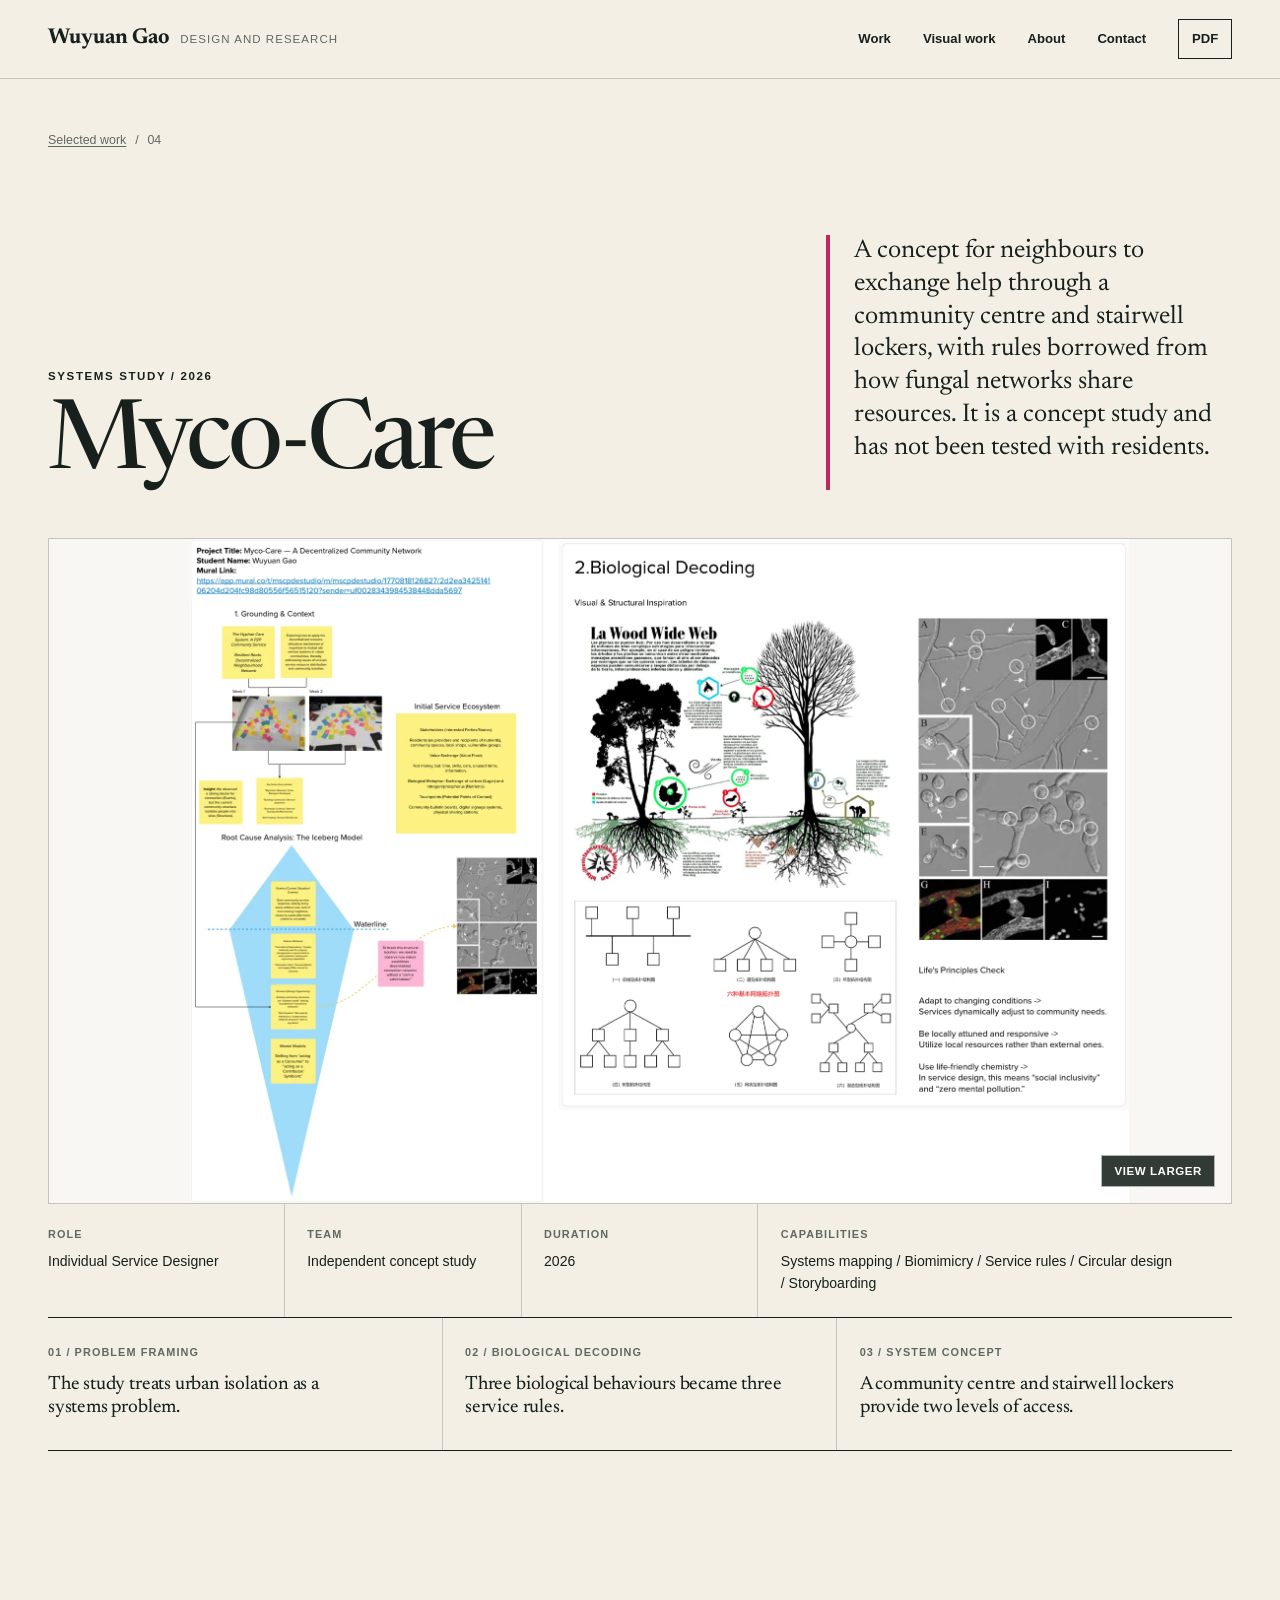
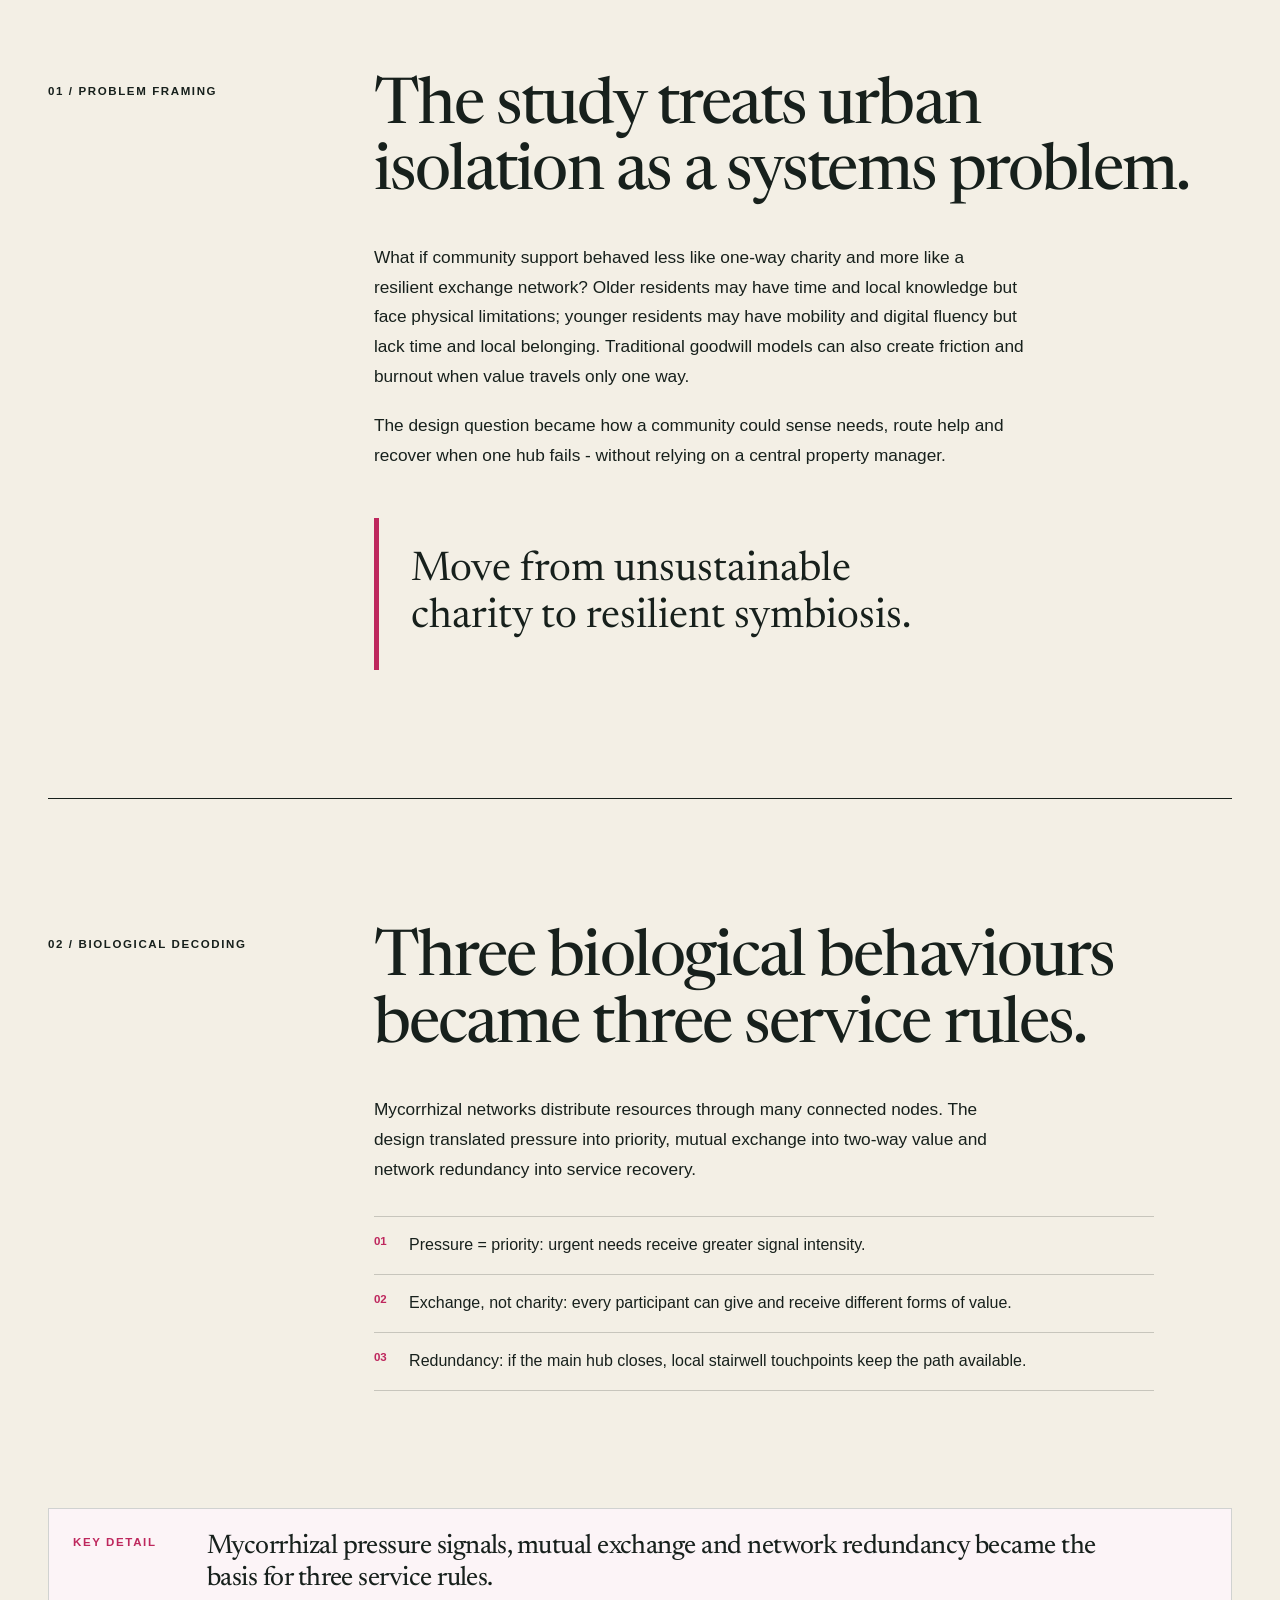
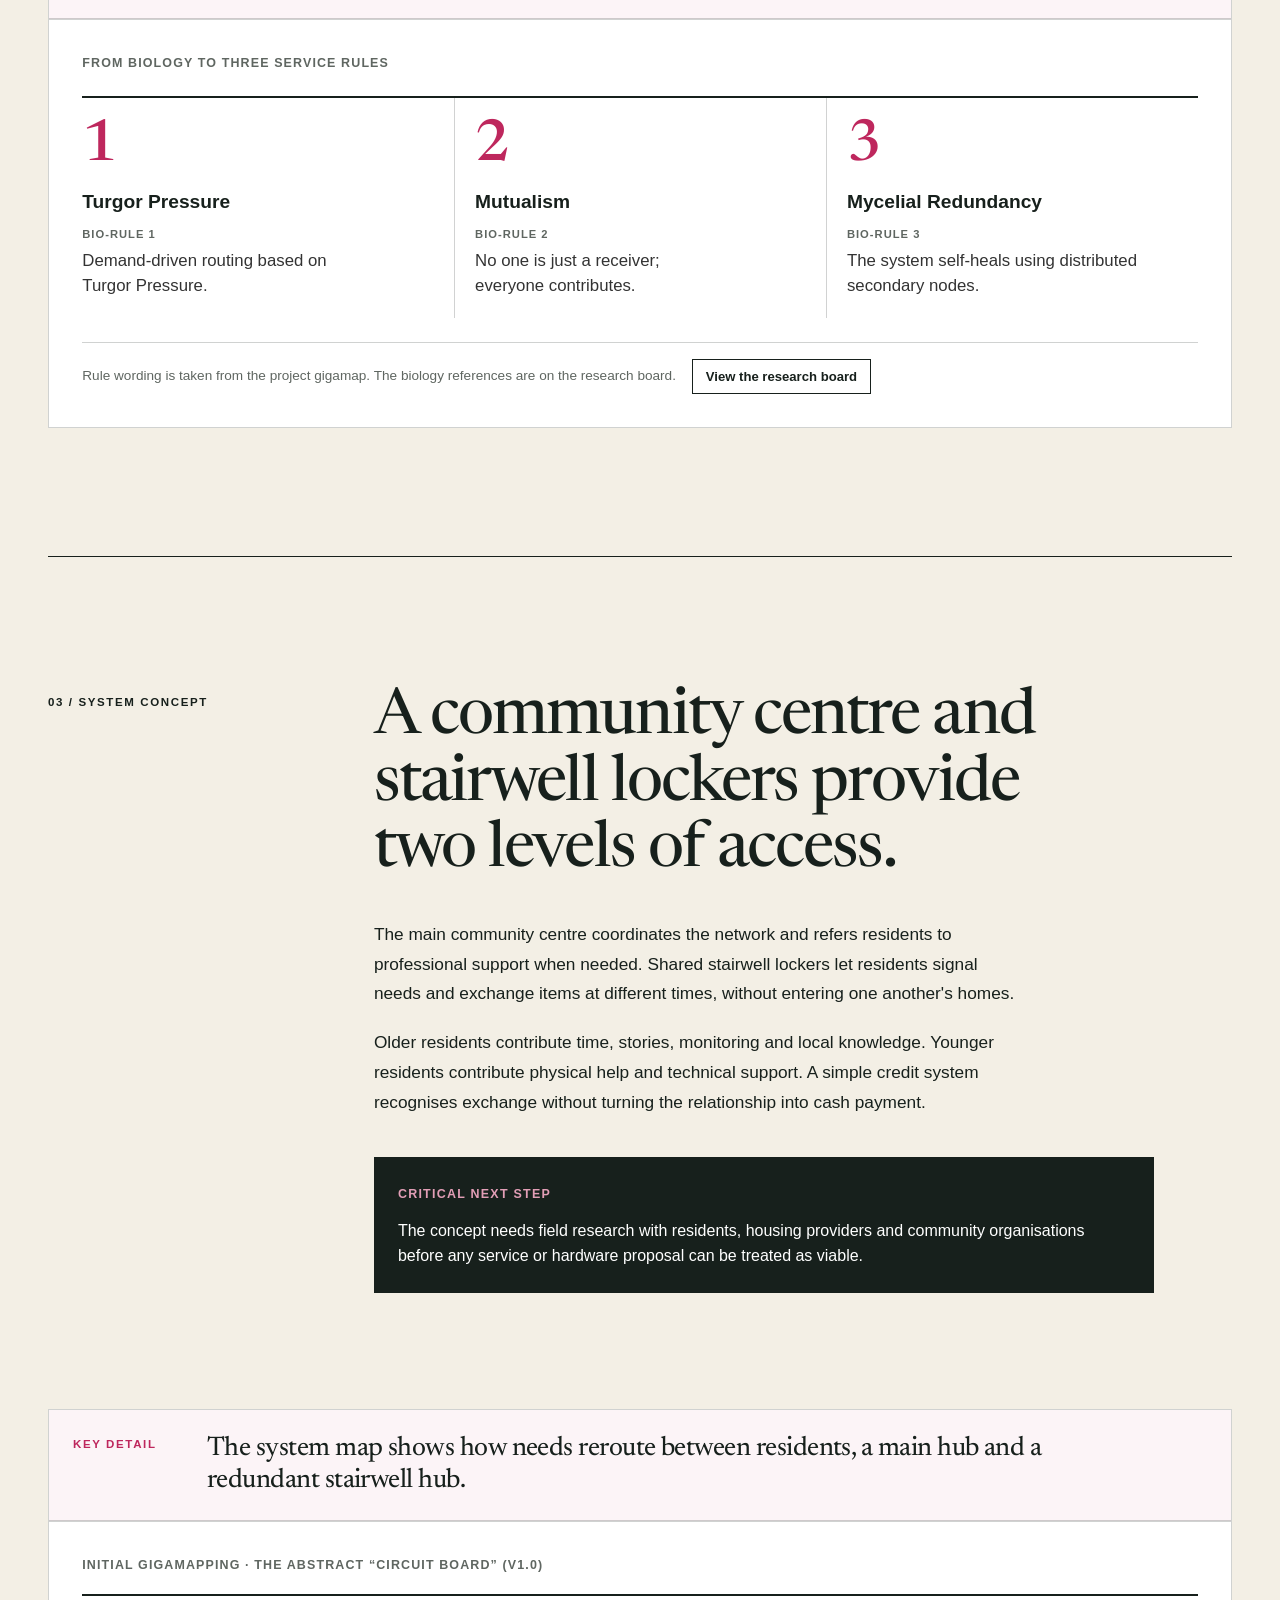
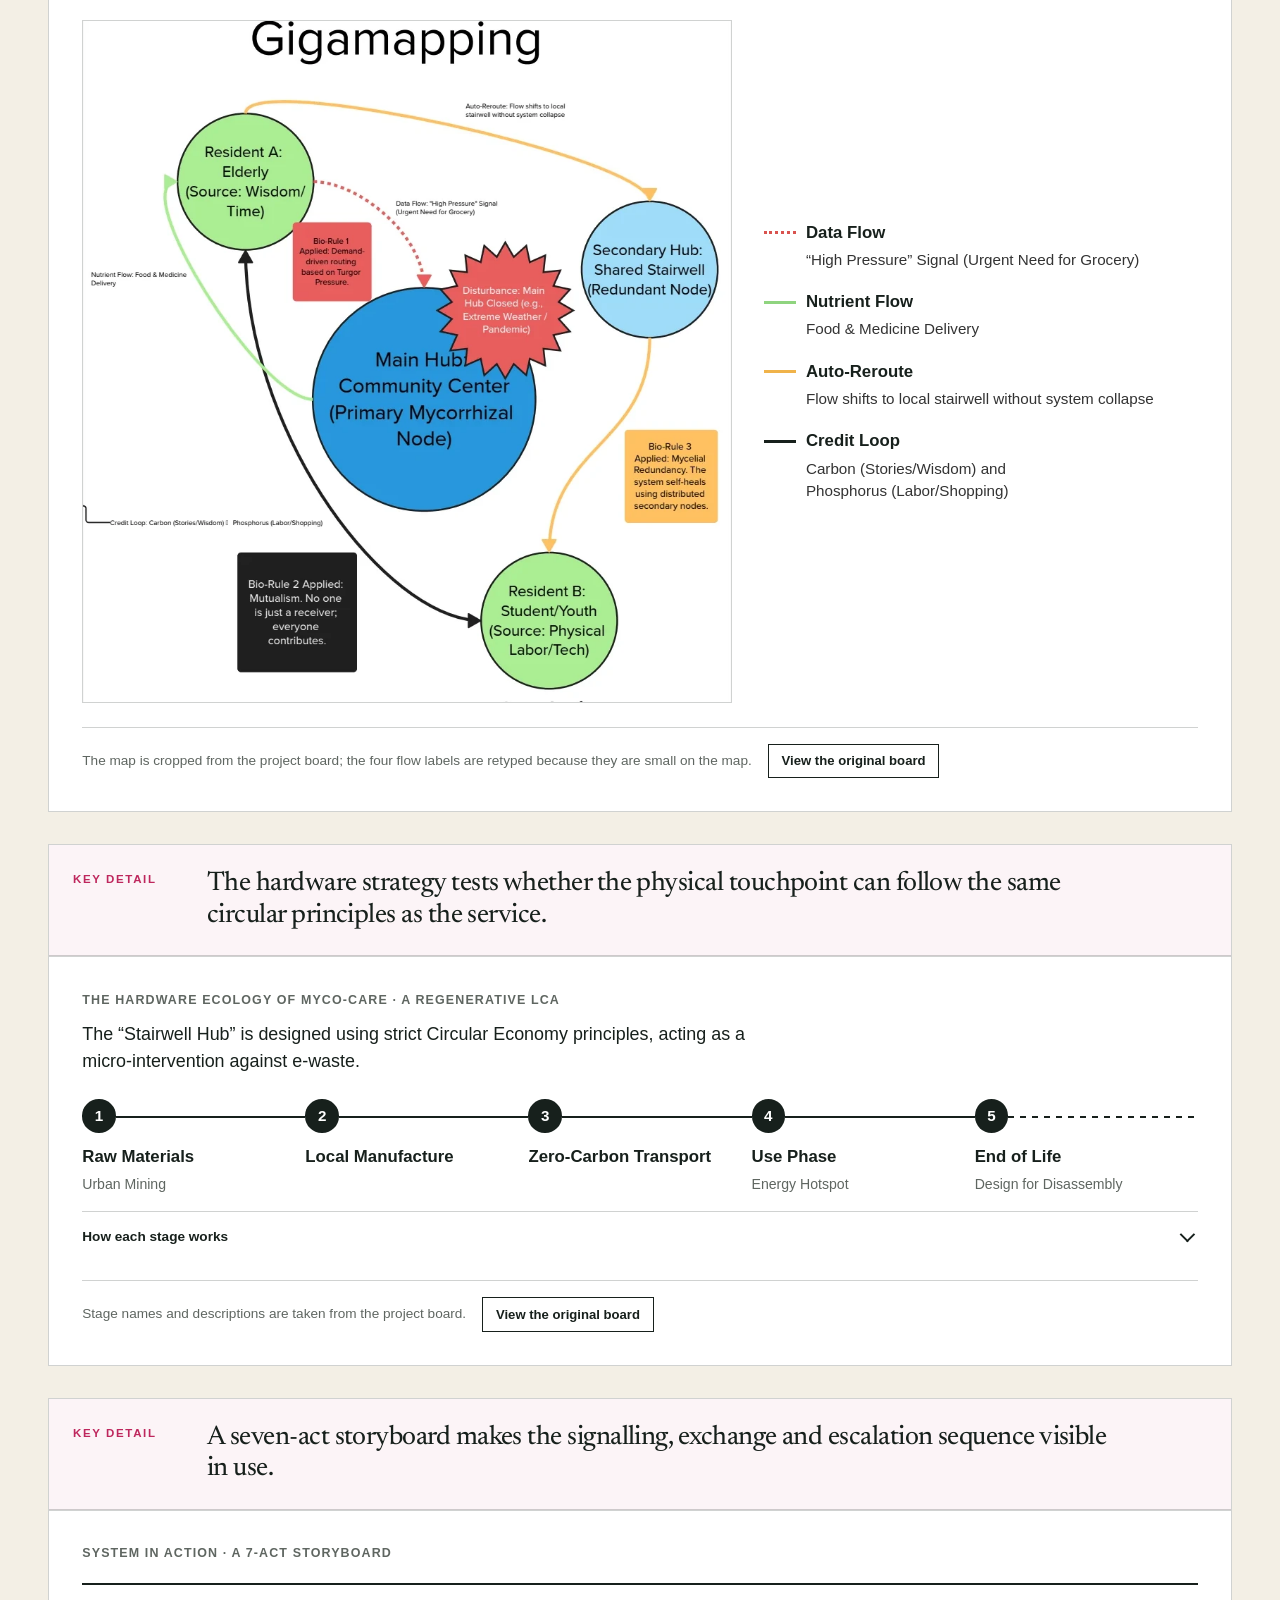
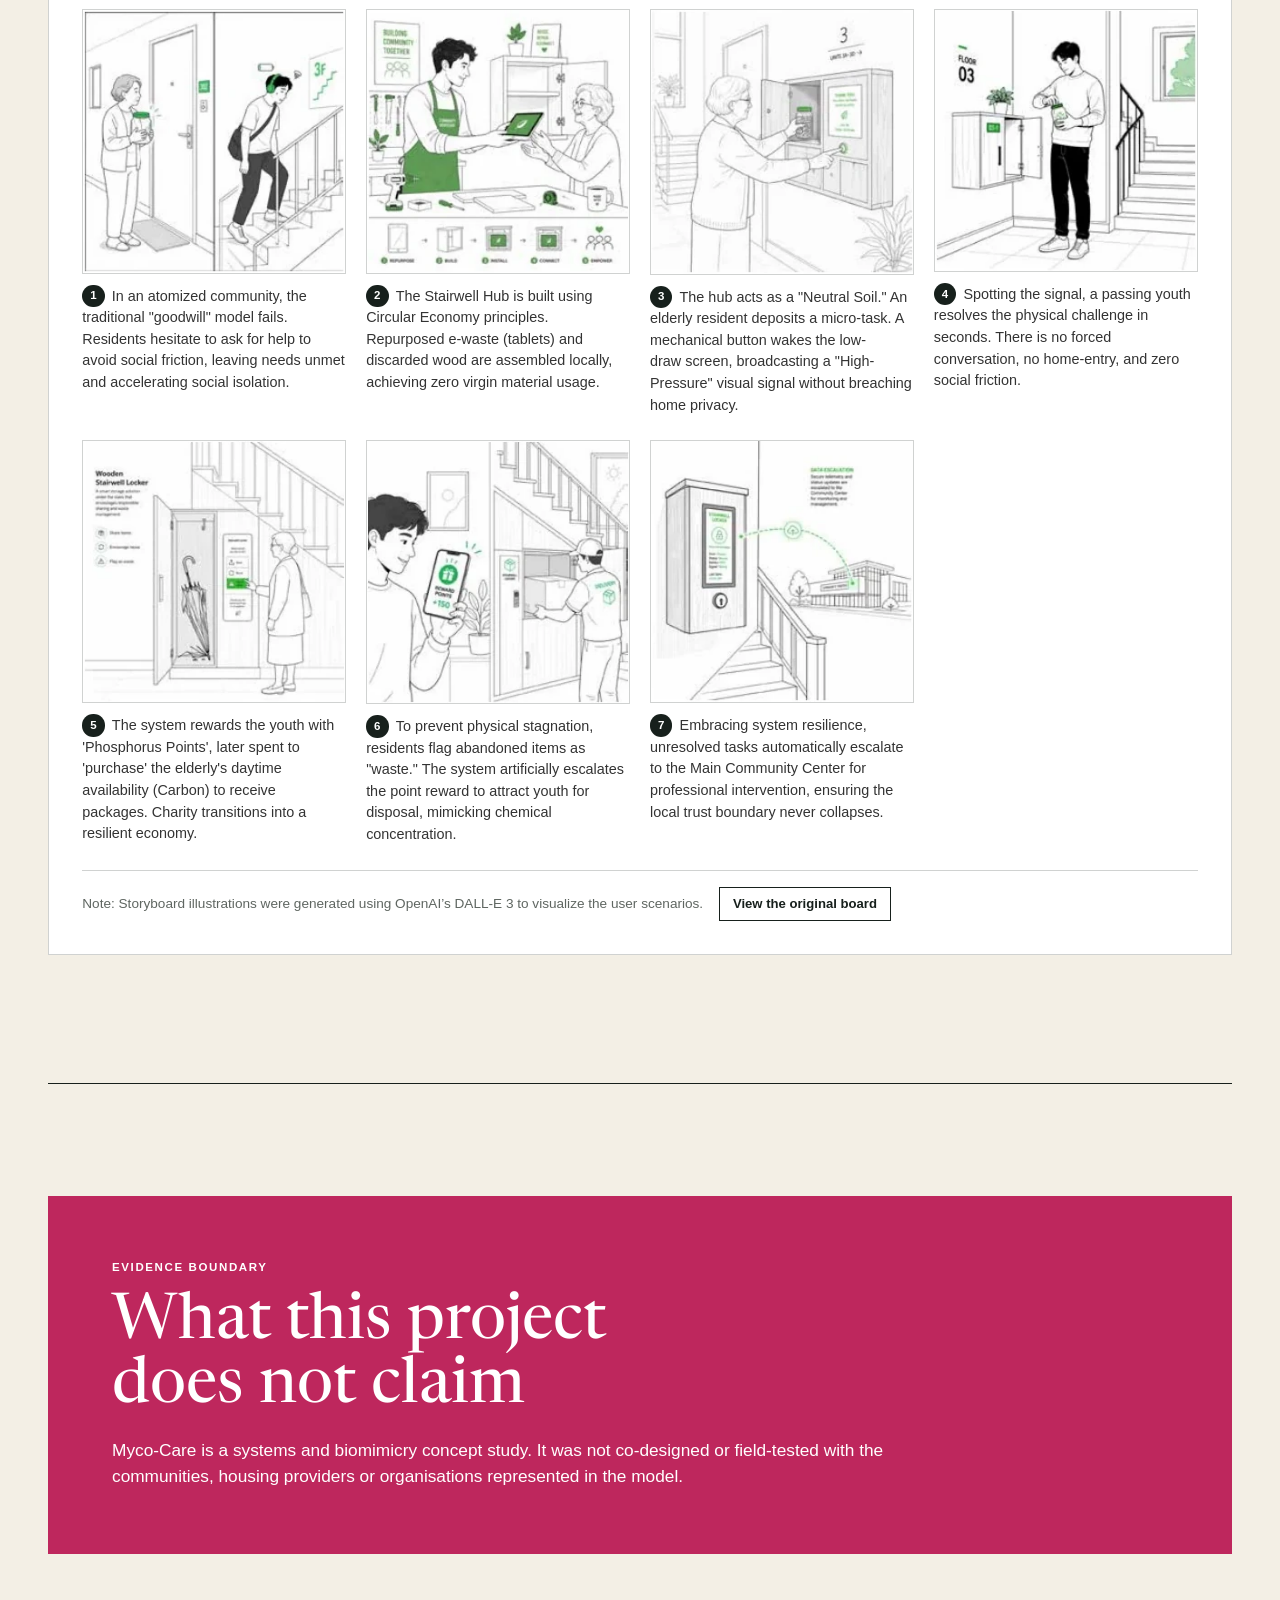
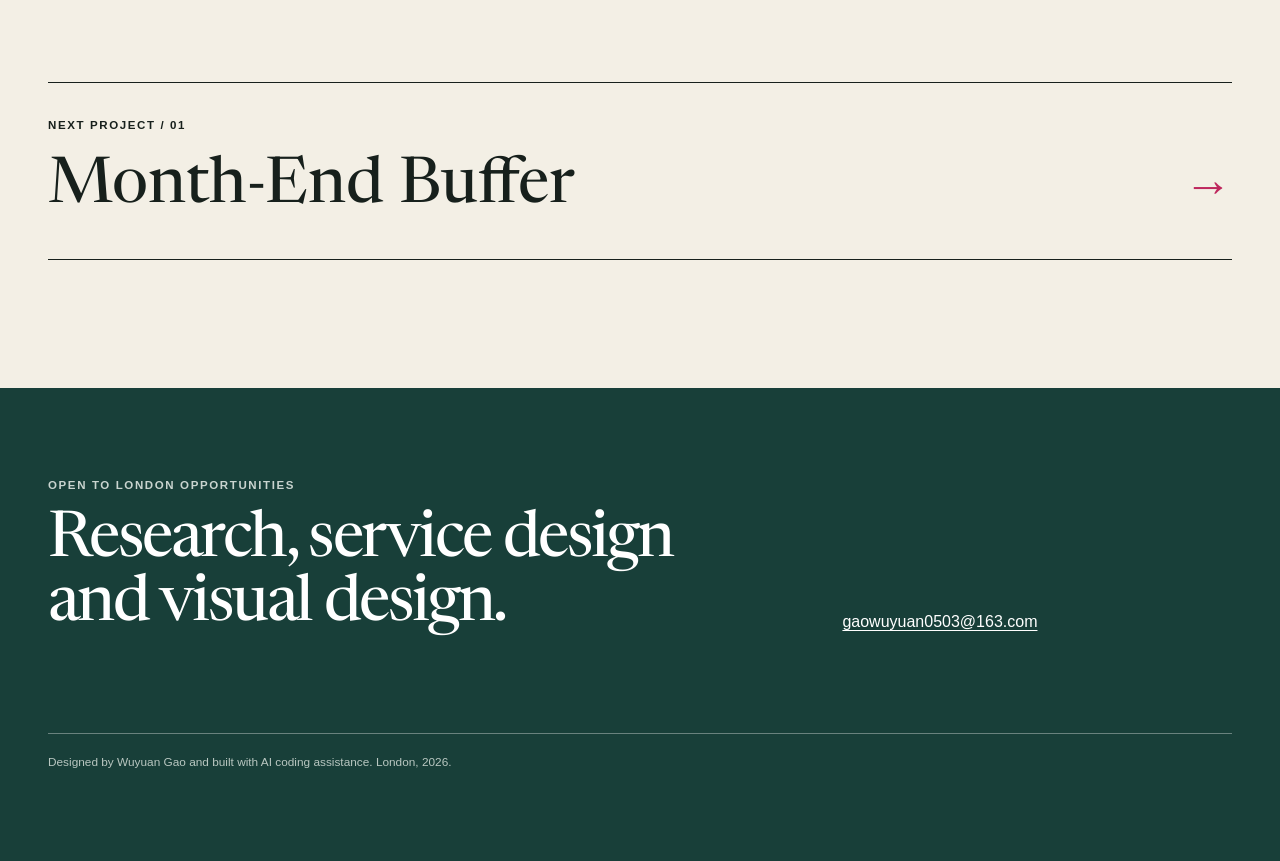
<file: work/myco-care/index.html>
<!doctype html>
<html lang="en"><head><meta charSet="utf-8"/><meta name="viewport" content="width=device-width, initial-scale=1"/><link rel="preload" as="image" href="../../assets/myco-overview.webp"/><link rel="stylesheet" href="../../app/globals.css"/><title>Myco-Care - Wuyuan Gao</title><meta name="description" content="A decentralised community-service concept that translates mycorrhizal exchange, redundancy and pressure signals into a local support network."/><meta property="og:title" content="Wuyuan Gao - Service Designer"/><meta property="og:description" content="Evidence-led service design, interaction design and working prototypes."/><meta property="og:type" content="website"/><meta property="og:url" content="https://gaogaomyx.github.io/portfolio/work/myco-care/"/><meta property="og:image" content="https://gaogaomyx.github.io/portfolio/og.png"/><meta property="og:image:width" content="1200"/><meta property="og:image:height" content="630"/><meta name="twitter:card" content="summary_large_image"/><meta name="twitter:image" content="https://gaogaomyx.github.io/portfolio/og.png"/><meta name="twitter:title" content="Wuyuan Gao - Service Designer"/><meta name="twitter:description" content="Evidence-led service design, interaction design and working prototypes."/><meta name="twitter:image:width" content="1200"/><meta name="twitter:image:height" content="630"/><link rel="shortcut icon" href="../../favicon.svg"/><link rel="icon" href="../../favicon.svg"/>
</head><body><div class="site-shell" style="--project-accent:#be275d"><a class="skip-link" href="#main">Skip to content</a><header class="site-header"><div class="site-header__inner"><a href="../../index.html" class="wordmark" aria-label="Wuyuan Gao home"><span>Wuyuan Gao</span><small>Design and research</small></a><nav class="site-nav" aria-label="Primary navigation"><a href="../../index.html#work">Work</a><a class="nav-visual" href="../../visual/index.html">Visual work</a><a class="nav-about" href="../../index.html#about">About</a><a class="nav-contact" href="mailto:gaowuyuan0503@163.com">Contact</a><a class="nav-download" href="../../Wuyuan-Gao-Portfolio.pdf" download="">PDF</a></nav></div></header><main id="main"><section class="case-hero page-frame"><div class="case-breadcrumb"><a href="../../index.html#work">Selected work</a><span>/</span><span>04</span></div><div class="case-hero__grid"><div><p class="eyebrow">Systems study<!-- --> / <!-- -->2026</p><h1>Myco-Care</h1></div><div class="case-outcome"><p>A concept for neighbours to exchange help through a community centre and stairwell lockers, with rules borrowed from how fungal networks share resources. It is a concept study and has not been tested with residents.</p></div></div><figure class="case-hero__figure"><button class="image-zoom-trigger image-zoom-trigger--focused case-hero__zoom" type="button" aria-label="View larger image: Myco-Care grounding, context and root-cause analysis" style="--preview-scale:1.35;--preview-x:58%;--preview-y:36%"><img src="../../assets/myco-overview.webp" alt="Myco-Care grounding, context and root-cause analysis" loading="eager"/><span class="image-zoom-hint" aria-hidden="true">View larger</span></button></figure><dl class="case-facts"><div><dt>Role</dt><dd>Individual Service Designer</dd></div><div><dt>Team</dt><dd>Independent concept study</dd></div><div><dt>Duration</dt><dd>2026</dd></div><div><dt>Capabilities</dt><dd>Systems mapping / Biomimicry / Service rules / Circular design / Storyboarding</dd></div></dl><nav class="case-brief" data-follow aria-label="Case study in brief"><a href="#step-01"><span>01 / Problem framing</span><strong>The study treats urban isolation as a systems problem.</strong></a><a href="#step-02"><span>02 / Biological decoding</span><strong>Three biological behaviours became three service rules.</strong></a><a href="#step-03"><span>03 / System concept</span><strong>A community centre and stairwell lockers provide two levels of access.</strong></a></nav></section><article class="case-body page-frame"><section class="case-section" id="step-01"><div class="section-index"><p class="eyebrow">01 / Problem framing</p></div><div class="section-copy"><h2>The study treats urban isolation as a systems problem.</h2><p>What if community support behaved less like one-way charity and more like a resilient exchange network? Older residents may have time and local knowledge but face physical limitations; younger residents may have mobility and digital fluency but lack time and local belonging. Traditional goodwill models can also create friction and burnout when value travels only one way.</p><p>The design question became how a community could sense needs, route help and recover when one hub fails - without relying on a central property manager.</p><blockquote>Move from unsustainable charity to resilient symbiosis.</blockquote></div></section><section class="case-section" id="step-02"><div class="section-index"><p class="eyebrow">02 / Biological decoding</p></div><div class="section-copy"><h2>Three biological behaviours became three service rules.</h2><p>Mycorrhizal networks distribute resources through many connected nodes. The design translated pressure into priority, mutual exchange into two-way value and network redundancy into service recovery.</p><ul class="evidence-list"><li>Pressure = priority: urgent needs receive greater signal intensity.</li><li>Exchange, not charity: every participant can give and receive different forms of value.</li><li>Redundancy: if the main hub closes, local stairwell touchpoints keep the path available.</li></ul></div><div class="media-grid"><figure class="media-card media-card--wide"><figcaption class="media-card__lead"><span class="eyebrow">Key detail</span><strong>Mycorrhizal pressure signals, mutual exchange and network redundancy became the basis for three service rules.</strong></figcaption><div class="fig"><h3 class="fig-title">From biology to three service rules</h3><ol class="ins2 ins2--3"><li class="ins2-item"><span class="ins2-n" aria-hidden="true">1</span><strong>Turgor Pressure</strong><p class="ins2-opp"><span class="fig-label">Bio-Rule 1</span>Demand-driven routing based on Turgor Pressure.</p></li><li class="ins2-item"><span class="ins2-n" aria-hidden="true">2</span><strong>Mutualism</strong><p class="ins2-opp"><span class="fig-label">Bio-Rule 2</span>No one is just a receiver; everyone contributes.</p></li><li class="ins2-item"><span class="ins2-n" aria-hidden="true">3</span><strong>Mycelial Redundancy</strong><p class="ins2-opp"><span class="fig-label">Bio-Rule 3</span>The system self-heals using distributed secondary nodes.</p></li></ol><p class="fig-source"><span>Rule wording is taken from the project gigamap. The biology references are on the research board.</span><button class="image-zoom-trigger fig-orig" type="button" aria-label="View larger image: Mycorrhizal network research used to derive Myco-Care service rules"><img src="../../assets/myco-overview.webp" alt="Mycorrhizal network research used to derive Myco-Care service rules" loading="lazy"/>View the research board</button></p></div></figure></div></section><section class="case-section" id="step-03"><div class="section-index"><p class="eyebrow">03 / System concept</p></div><div class="section-copy"><h2>A community centre and stairwell lockers provide two levels of access.</h2><p>The main community centre coordinates the network and refers residents to professional support when needed. Shared stairwell lockers let residents signal needs and exchange items at different times, without entering one another&#x27;s homes.</p><p>Older residents contribute time, stories, monitoring and local knowledge. Younger residents contribute physical help and technical support. A simple credit system recognises exchange without turning the relationship into cash payment.</p><aside class="case-callout"><strong>Critical next step</strong><p>The concept needs field research with residents, housing providers and community organisations before any service or hardware proposal can be treated as viable.</p></aside></div><div class="media-grid"><figure class="media-card"><figcaption class="media-card__lead"><span class="eyebrow">Key detail</span><strong>The system map shows how needs reroute between residents, a main hub and a redundant stairwell hub.</strong></figcaption><div class="fig"><h3 class="fig-title">Initial gigamapping &middot; the abstract &ldquo;circuit board&rdquo; (V1.0)</h3><div class="mapx"><button class="image-zoom-trigger image-zoom-trigger--natural iterx-shot" type="button" aria-label="View larger image: Gigamap: Resident A, Resident B, the main community-centre hub, a disturbance closing it, and a secondary stairwell hub, connected by four flows"><img src="../../assets/myco-map.webp" alt="Gigamap: Resident A, Resident B, the main community-centre hub, a disturbance closing it, and a secondary stairwell hub, connected by four flows" loading="lazy"/></button><dl class="mapx-key"><div><dt><i class="mapx-l mapx-l--dot" aria-hidden="true"></i>Data Flow</dt><dd>&ldquo;High Pressure&rdquo; Signal (Urgent Need for Grocery)</dd></div><div><dt><i class="mapx-l mapx-l--green" aria-hidden="true"></i>Nutrient Flow</dt><dd>Food &amp; Medicine Delivery</dd></div><div><dt><i class="mapx-l mapx-l--amber" aria-hidden="true"></i>Auto-Reroute</dt><dd>Flow shifts to local stairwell without system collapse</dd></div><div><dt><i class="mapx-l mapx-l--ink" aria-hidden="true"></i>Credit Loop</dt><dd>Carbon (Stories/Wisdom) and Phosphorus (Labor/Shopping)</dd></div></dl></div><p class="fig-source"><span>The map is cropped from the project board; the four flow labels are retyped because they are small on the map.</span><button class="image-zoom-trigger fig-orig" type="button" aria-label="View larger image: Myco-Care gigamap with hubs, residents and value flows"><img src="../../assets/myco-rules.webp" alt="Myco-Care gigamap with hubs, residents and value flows" loading="lazy"/>View the original board</button></p></div></figure><figure class="media-card"><figcaption class="media-card__lead"><span class="eyebrow">Key detail</span><strong>The hardware strategy tests whether the physical touchpoint can follow the same circular principles as the service.</strong></figcaption><div class="fig"><h3 class="fig-title">The hardware ecology of Myco-Care &middot; a regenerative LCA</h3><p class="fig-intro">The &ldquo;Stairwell Hub&rdquo; is designed using strict Circular Economy principles, acting as a micro-intervention against e-waste.</p><ol class="cyc"><li><span class="fig-num">1</span><strong>Raw Materials</strong><span>Urban Mining</span></li><li><span class="fig-num">2</span><strong>Local Manufacture</strong></li><li><span class="fig-num">3</span><strong>Zero-Carbon Transport</strong></li><li><span class="fig-num">4</span><strong>Use Phase</strong><span>Energy Hotspot</span></li><li><span class="fig-num">5</span><strong>End of Life</strong><span>Design for Disassembly</span></li></ol><details class="fig-details cyc-details"><summary>How each stage works</summary><ol class="pdet"><li><strong>Raw Materials</strong><p class="cyc-p">Zero virgin materials. Hubs are built using discarded furniture wood and repurposed smart tablets donated by the youth (Resident B).</p></li><li><strong>Local Manufacture</strong><p class="cyc-p">Assembled locally at the Community Center&rsquo;s &ldquo;Repair Caf&eacute;&rdquo;, turning the manufacturing process itself into a cross-generational skill-sharing event (Carbon/Phosphorus exchange).</p></li><li><strong>Zero-Carbon Transport</strong><p class="cyc-p">Transported by hand from the ground floor to stairwells.</p></li><li><strong>Use Phase</strong><p class="cyc-p">To mitigate energy draw, the repurposed tablets utilize a &ldquo;dormancy mechanism&rdquo;&mdash;waking up only upon physical interaction, powered by minimal draw from the stairwell&rsquo;s communal lighting circuit.</p></li><li><strong>End of Life</strong><p class="cyc-p">Assembled with screws, not glue. When the tablet finally dies, it is easily extracted for specialized e-waste recycling, while the wooden chassis remains in the ecosystem.</p></li></ol></details><p class="fig-source"><span>Stage names and descriptions are taken from the project board.</span><button class="image-zoom-trigger fig-orig" type="button" aria-label="View larger image: Myco-Care hardware ecology and circular design strategy"><img src="../../assets/myco-gigamap.webp" alt="Myco-Care hardware ecology and circular design strategy" loading="lazy"/>View the original board</button></p></div></figure><figure class="media-card"><figcaption class="media-card__lead"><span class="eyebrow">Key detail</span><strong>A seven-act storyboard makes the signalling, exchange and escalation sequence visible in use.</strong></figcaption><div class="fig"><h3 class="fig-title">System in action &middot; a 7-act storyboard</h3><ol class="acts"><li class="act"><button class="image-zoom-trigger image-zoom-trigger--natural iterx-shot" type="button" aria-label="View larger image: Storyboard act 1"><img src="../../assets/myco-act-1.webp" alt="Storyboard illustration for act 1" loading="lazy"/></button><p><span class="act-n">1</span>In an atomized community, the traditional &quot;goodwill&quot; model fails. Residents hesitate to ask for help to avoid social friction, leaving needs unmet and accelerating social isolation.</p></li><li class="act"><button class="image-zoom-trigger image-zoom-trigger--natural iterx-shot" type="button" aria-label="View larger image: Storyboard act 2"><img src="../../assets/myco-act-2.webp" alt="Storyboard illustration for act 2" loading="lazy"/></button><p><span class="act-n">2</span>The Stairwell Hub is built using Circular Economy principles. Repurposed e-waste (tablets) and discarded wood are assembled locally, achieving zero virgin material usage.</p></li><li class="act"><button class="image-zoom-trigger image-zoom-trigger--natural iterx-shot" type="button" aria-label="View larger image: Storyboard act 3"><img src="../../assets/myco-act-3.webp" alt="Storyboard illustration for act 3" loading="lazy"/></button><p><span class="act-n">3</span>The hub acts as a &quot;Neutral Soil.&quot; An elderly resident deposits a micro-task. A mechanical button wakes the low-draw screen, broadcasting a &quot;High-Pressure&quot; visual signal without breaching home privacy.</p></li><li class="act"><button class="image-zoom-trigger image-zoom-trigger--natural iterx-shot" type="button" aria-label="View larger image: Storyboard act 4"><img src="../../assets/myco-act-4.webp" alt="Storyboard illustration for act 4" loading="lazy"/></button><p><span class="act-n">4</span>Spotting the signal, a passing youth resolves the physical challenge in seconds. There is no forced conversation, no home-entry, and zero social friction.</p></li><li class="act"><button class="image-zoom-trigger image-zoom-trigger--natural iterx-shot" type="button" aria-label="View larger image: Storyboard act 5"><img src="../../assets/myco-act-5.webp" alt="Storyboard illustration for act 5" loading="lazy"/></button><p><span class="act-n">5</span>The system rewards the youth with &#39;Phosphorus Points&#39;, later spent to &#39;purchase&#39; the elderly&#39;s daytime availability (Carbon) to receive packages. Charity transitions into a resilient economy.</p></li><li class="act"><button class="image-zoom-trigger image-zoom-trigger--natural iterx-shot" type="button" aria-label="View larger image: Storyboard act 6"><img src="../../assets/myco-act-6.webp" alt="Storyboard illustration for act 6" loading="lazy"/></button><p><span class="act-n">6</span>To prevent physical stagnation, residents flag abandoned items as &quot;waste.&quot; The system artificially escalates the point reward to attract youth for disposal, mimicking chemical concentration.</p></li><li class="act"><button class="image-zoom-trigger image-zoom-trigger--natural iterx-shot" type="button" aria-label="View larger image: Storyboard act 7"><img src="../../assets/myco-act-7.webp" alt="Storyboard illustration for act 7" loading="lazy"/></button><p><span class="act-n">7</span>Embracing system resilience, unresolved tasks automatically escalate to the Main Community Center for professional intervention, ensuring the local trust boundary never collapses.</p></li></ol><p class="fig-source"><span>Note: Storyboard illustrations were generated using OpenAI&rsquo;s DALL-E 3 to visualize the user scenarios.</span><button class="image-zoom-trigger fig-orig" type="button" aria-label="View larger image: Seven-act storyboard showing Myco-Care in use"><img src="../../assets/myco-ecosystem.webp" alt="Seven-act storyboard showing Myco-Care in use" loading="lazy"/>View the original board</button></p></div></figure></div></section><section class="evidence-boundary"><p class="eyebrow">Evidence boundary</p><h2>What this project does not claim</h2><p>Myco-Care is a systems and biomimicry concept study. It was not co-designed or field-tested with the communities, housing providers or organisations represented in the model.</p></section></article><a href="../../work/month-end-buffer/index.html" class="next-project"><span class="eyebrow">Next project / <!-- -->01</span><strong>Month-End Buffer</strong><span aria-hidden="true">→</span></a></main><footer class="site-footer" id="contact"><div><p class="eyebrow eyebrow--light">Open to London opportunities</p><h2>Research, service design and visual design.</h2></div><div class="footer-links"><a href="mailto:gaowuyuan0503@163.com">gaowuyuan0503@163.com</a></div><p class="footer-note">Designed by Wuyuan Gao and built with AI coding assistance. London, 2026.</p></footer></div><script src="../../local-viewer.js" defer></script></body></html>
</file>
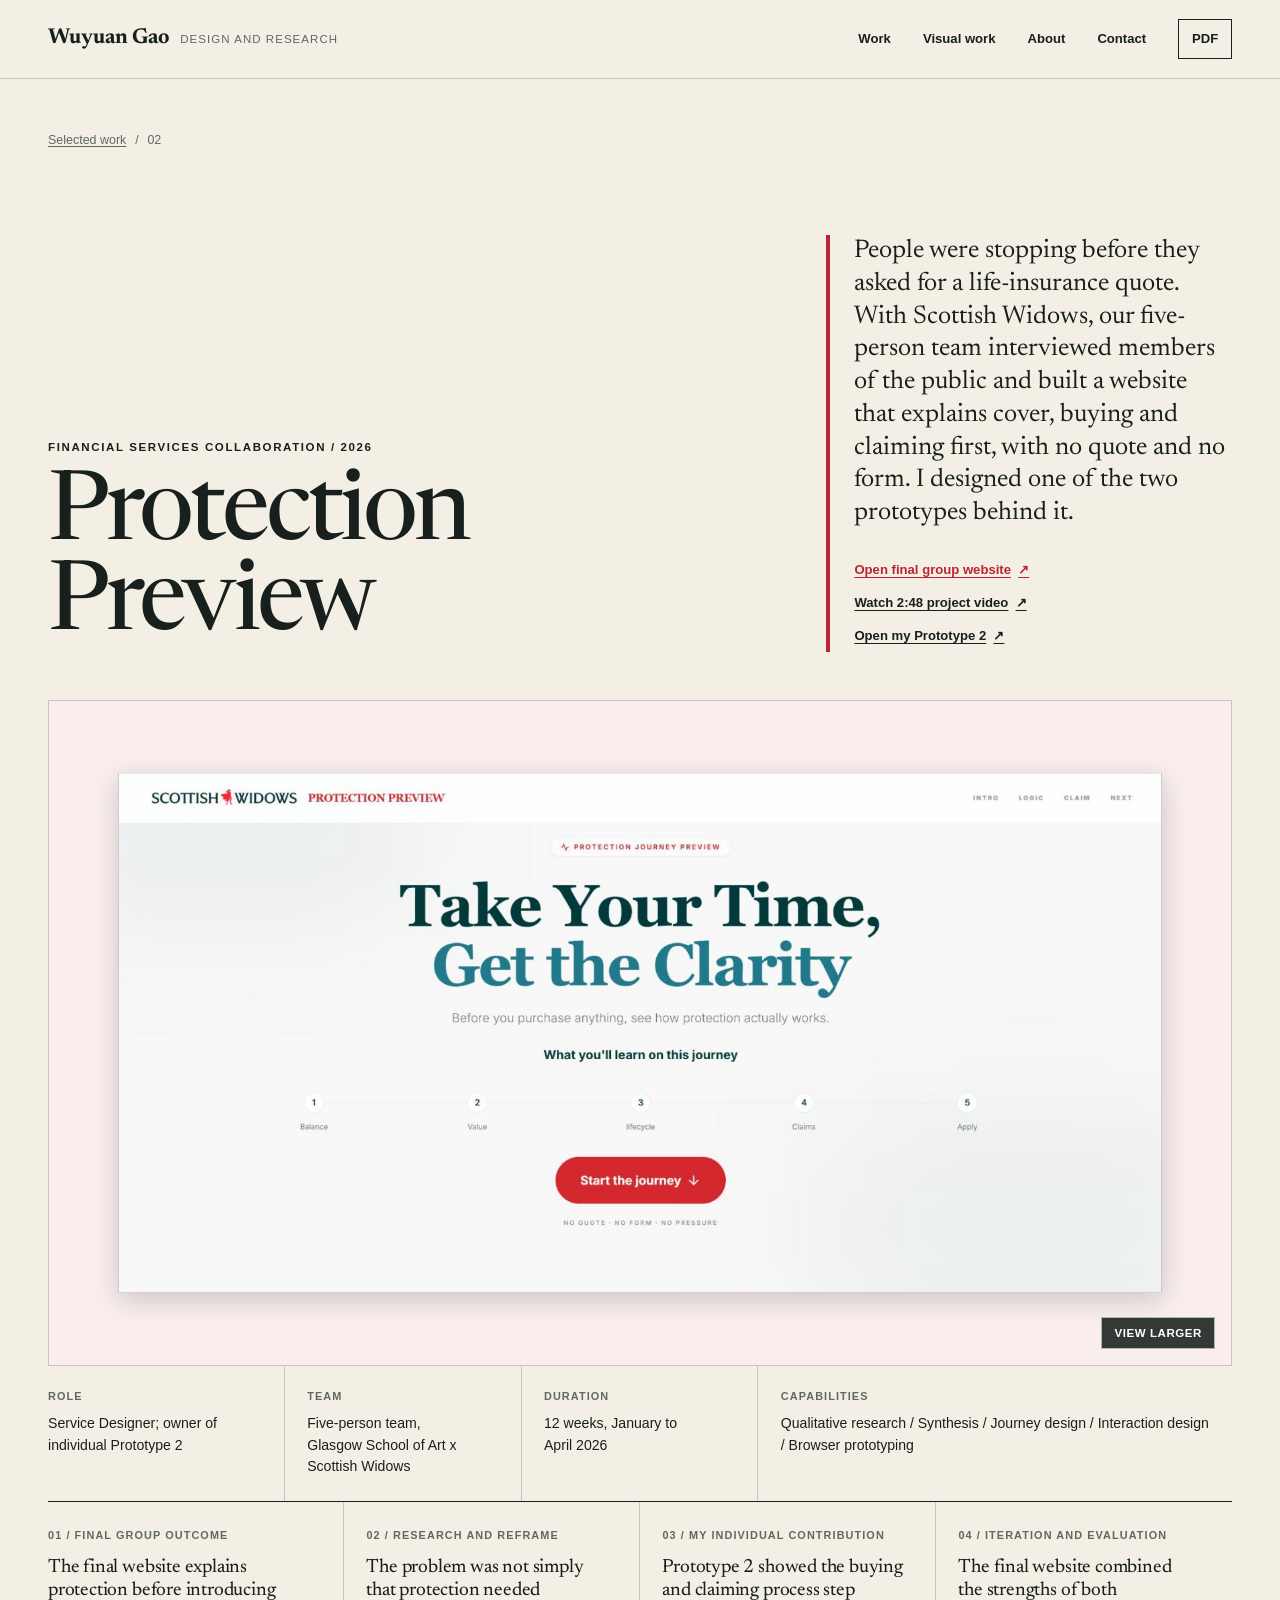
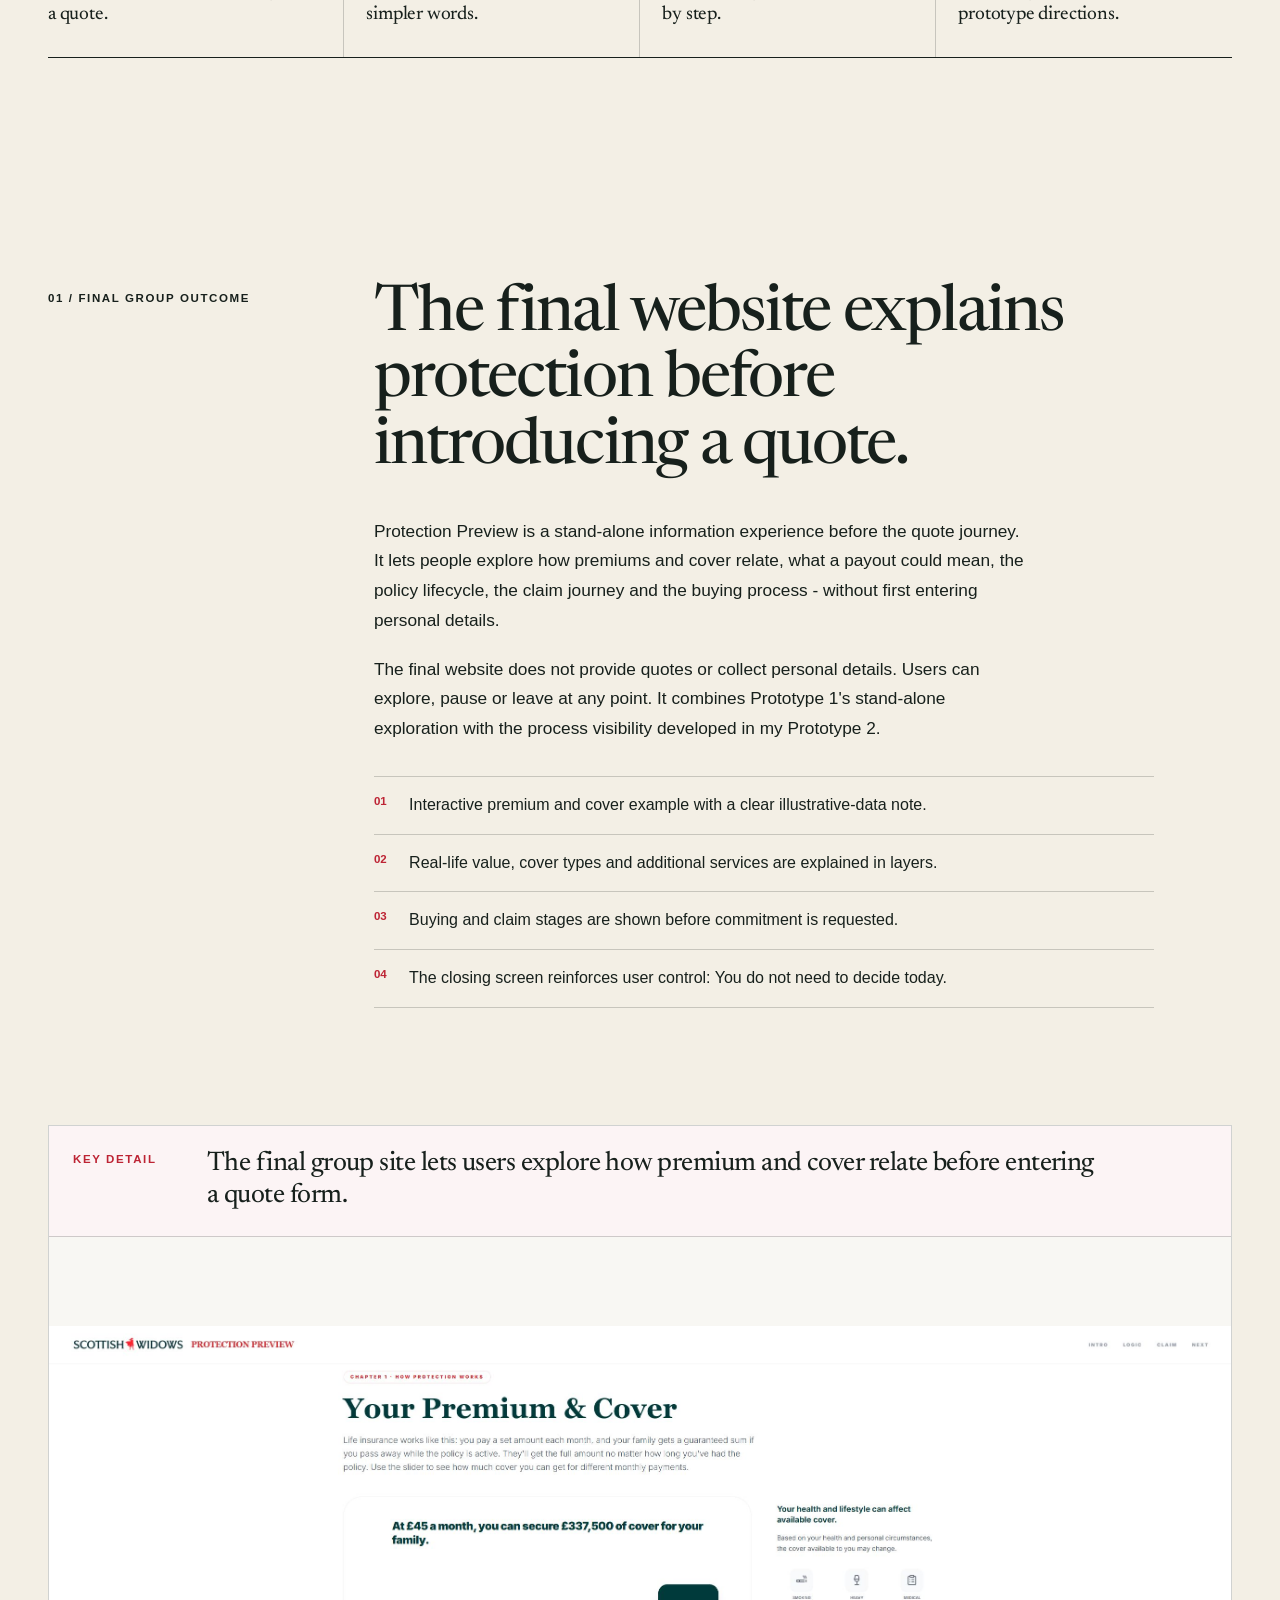
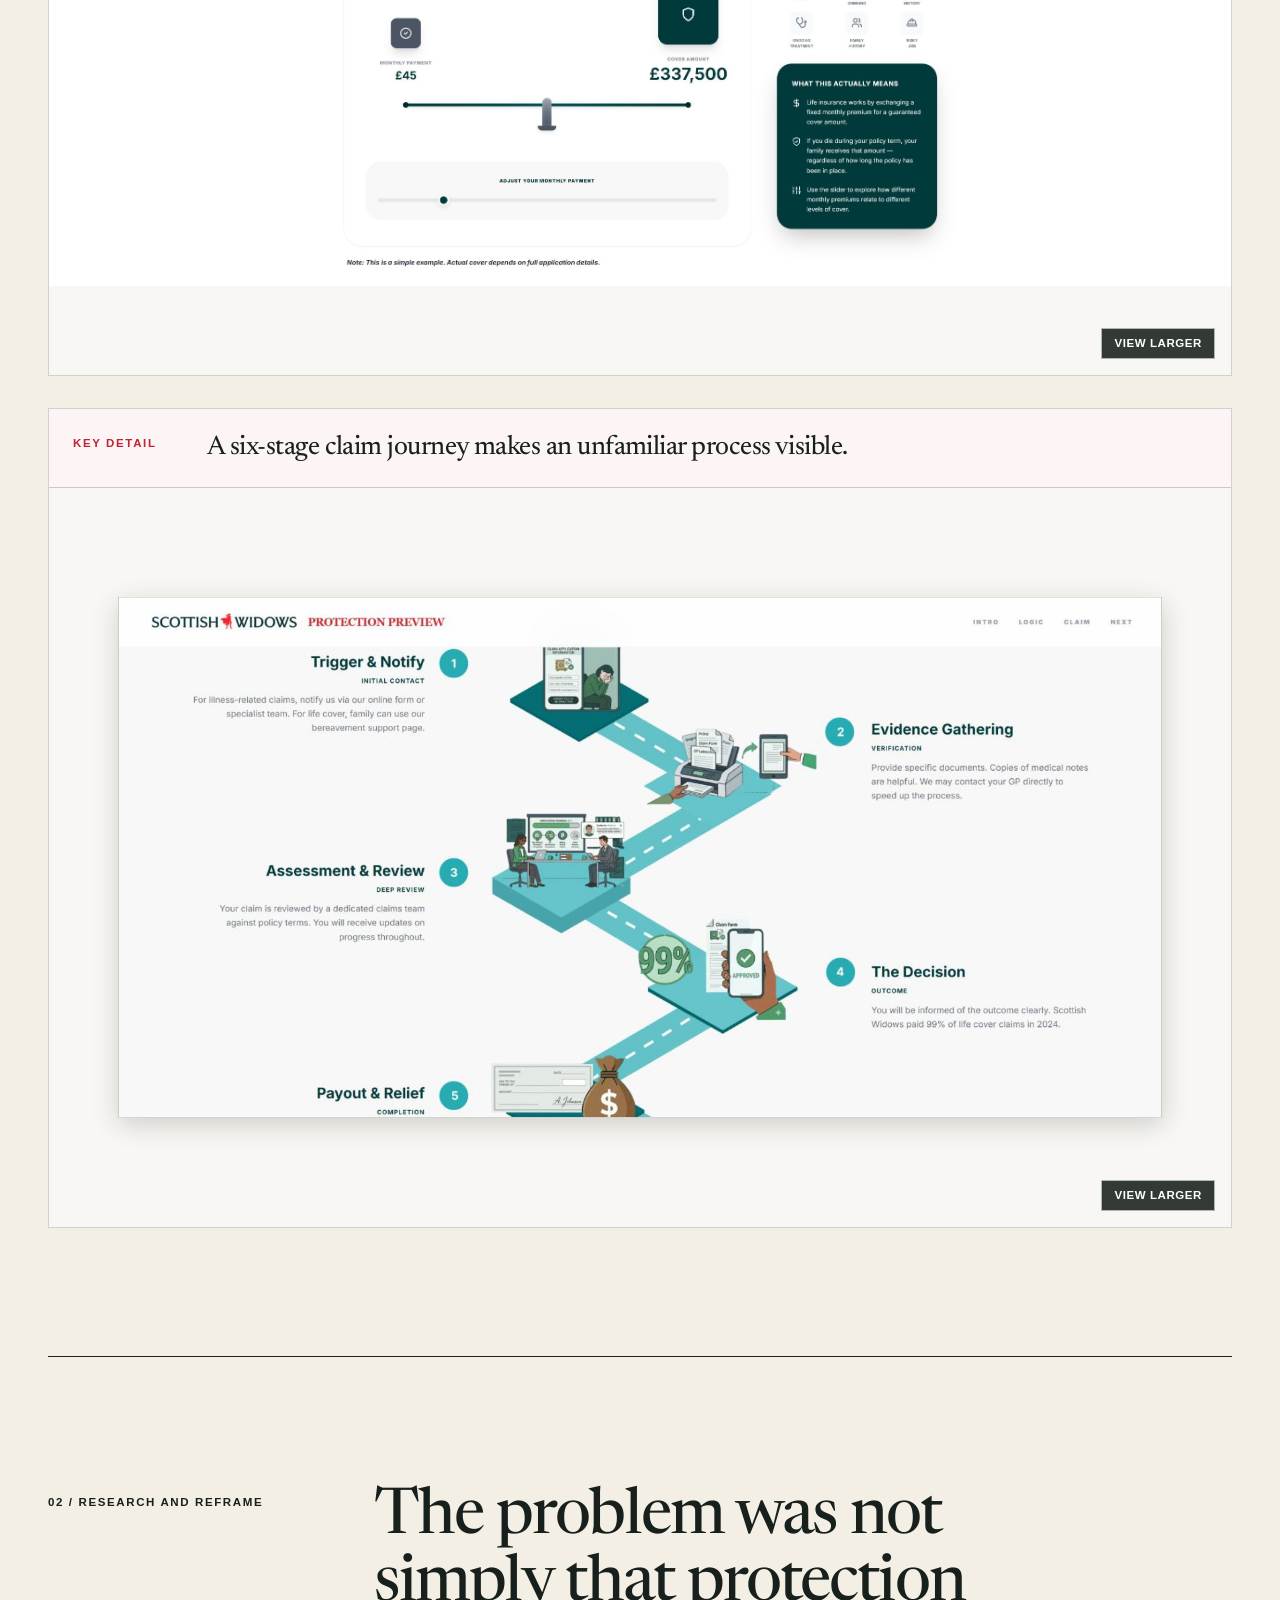
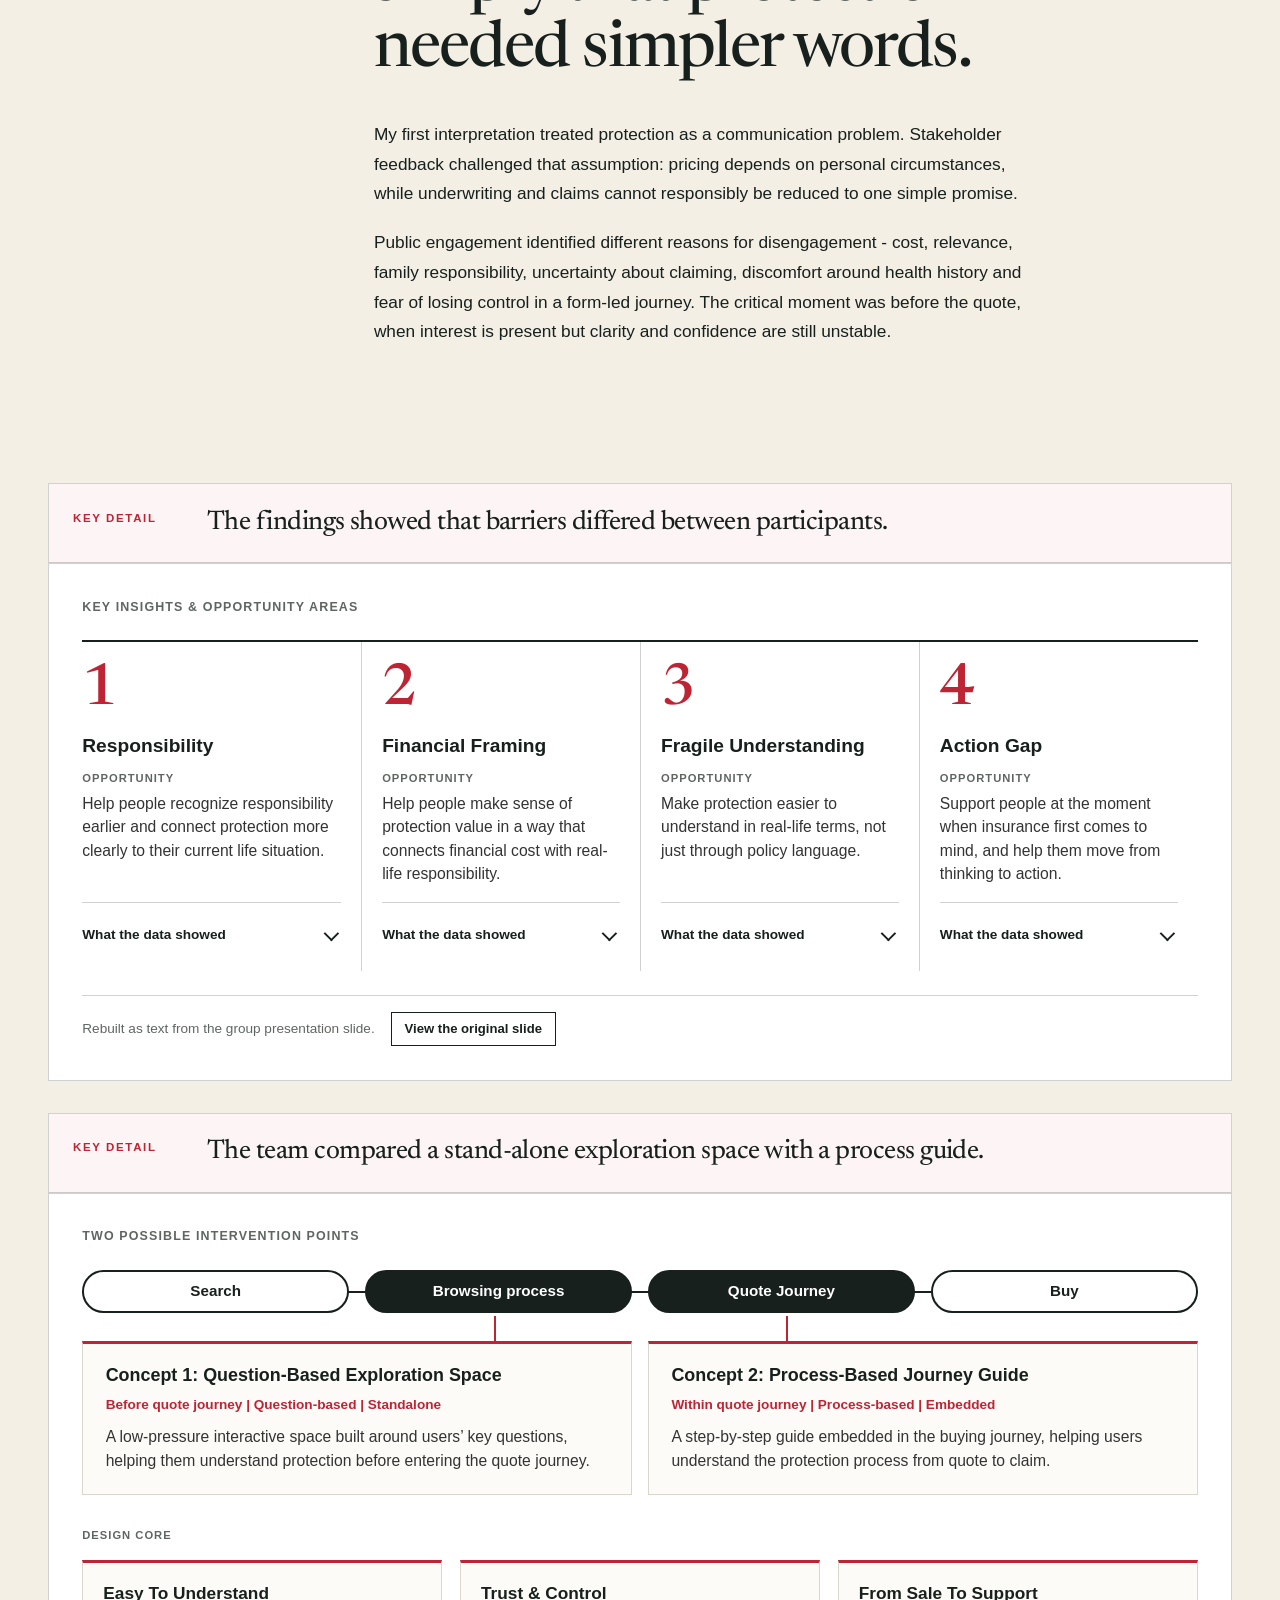
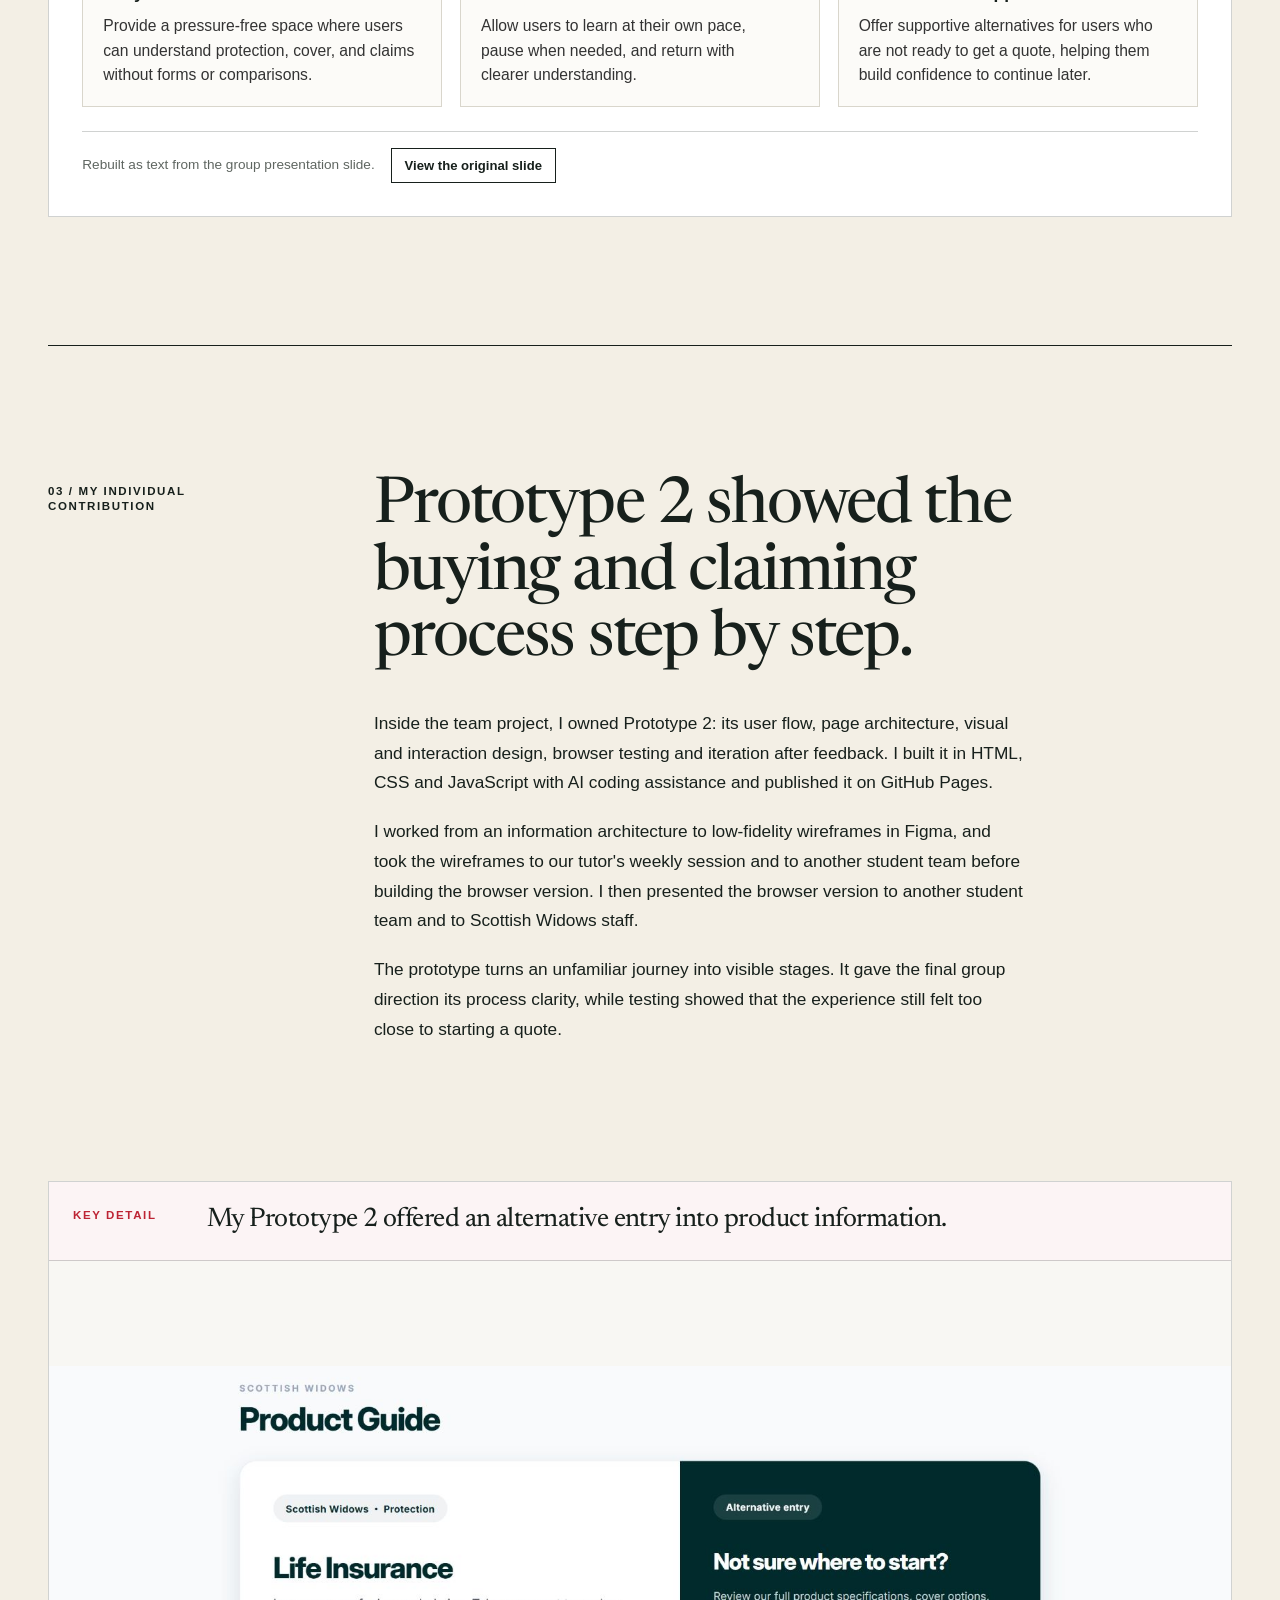
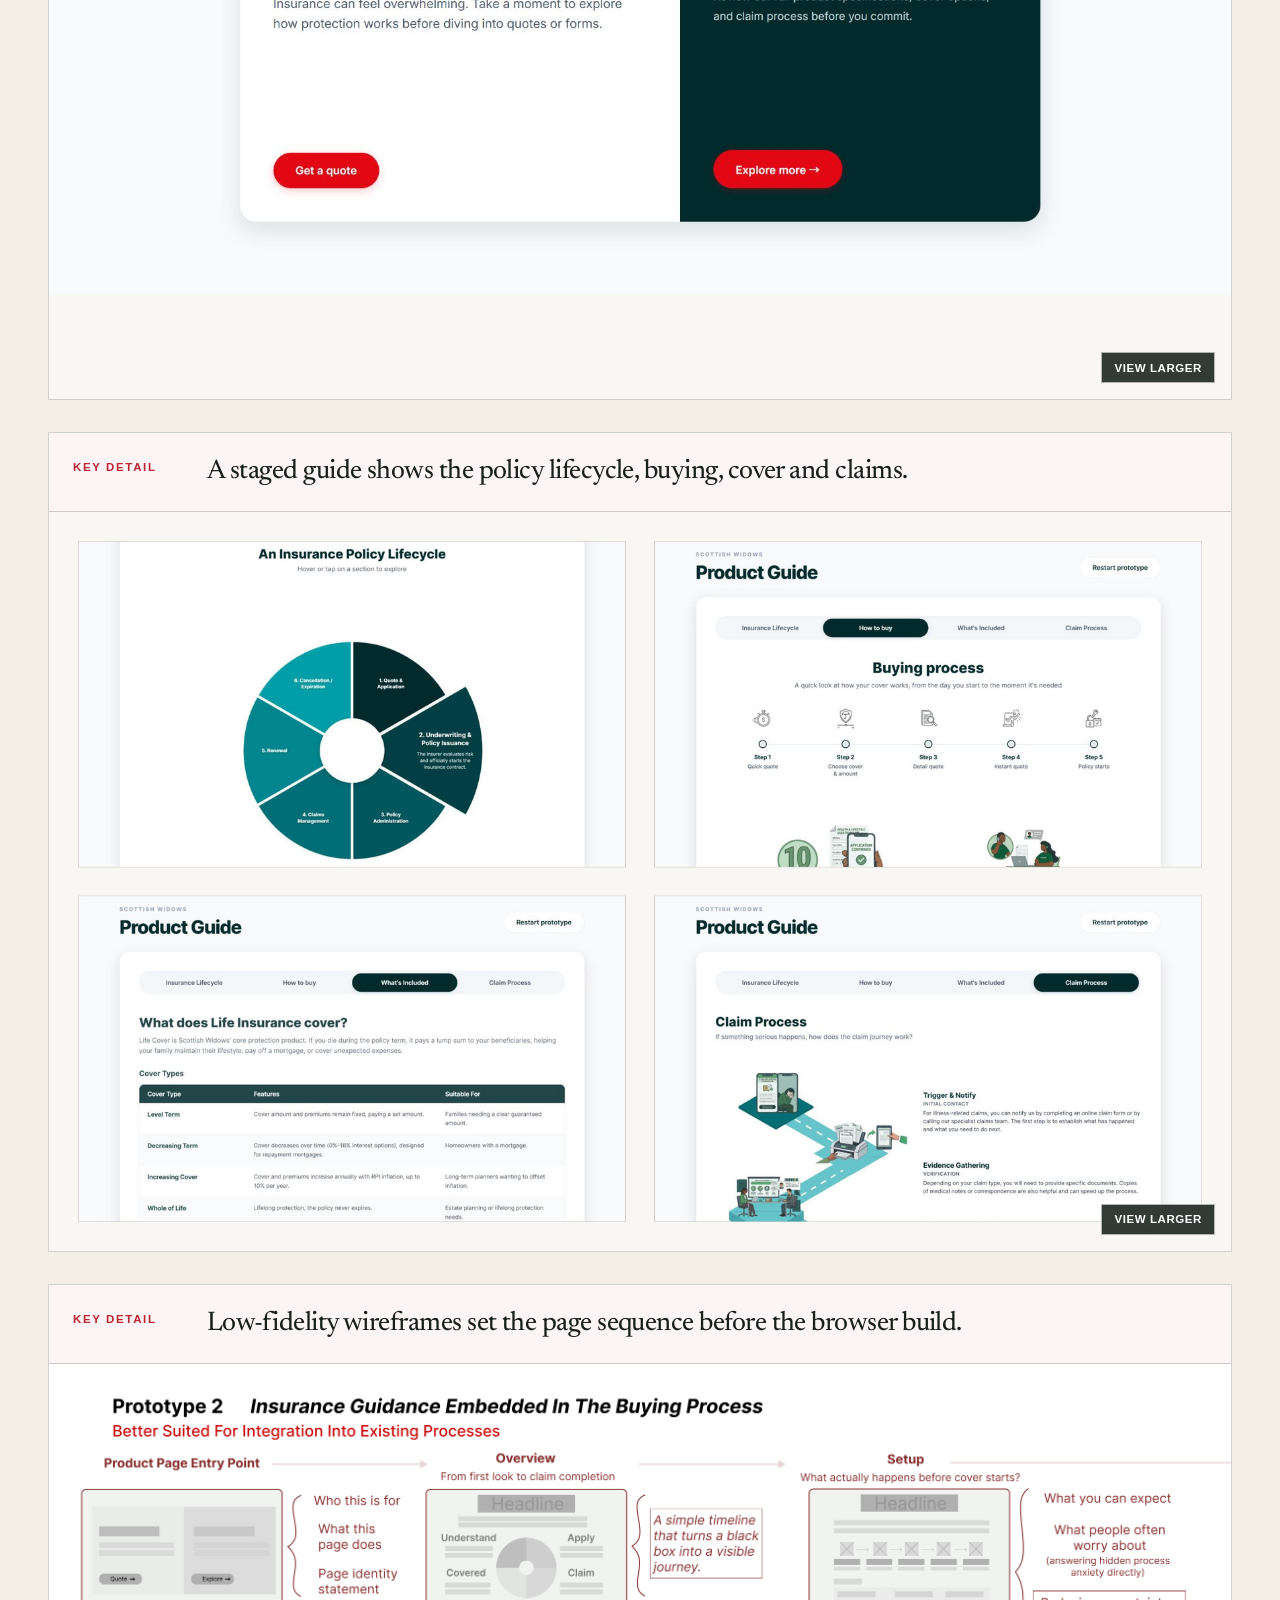
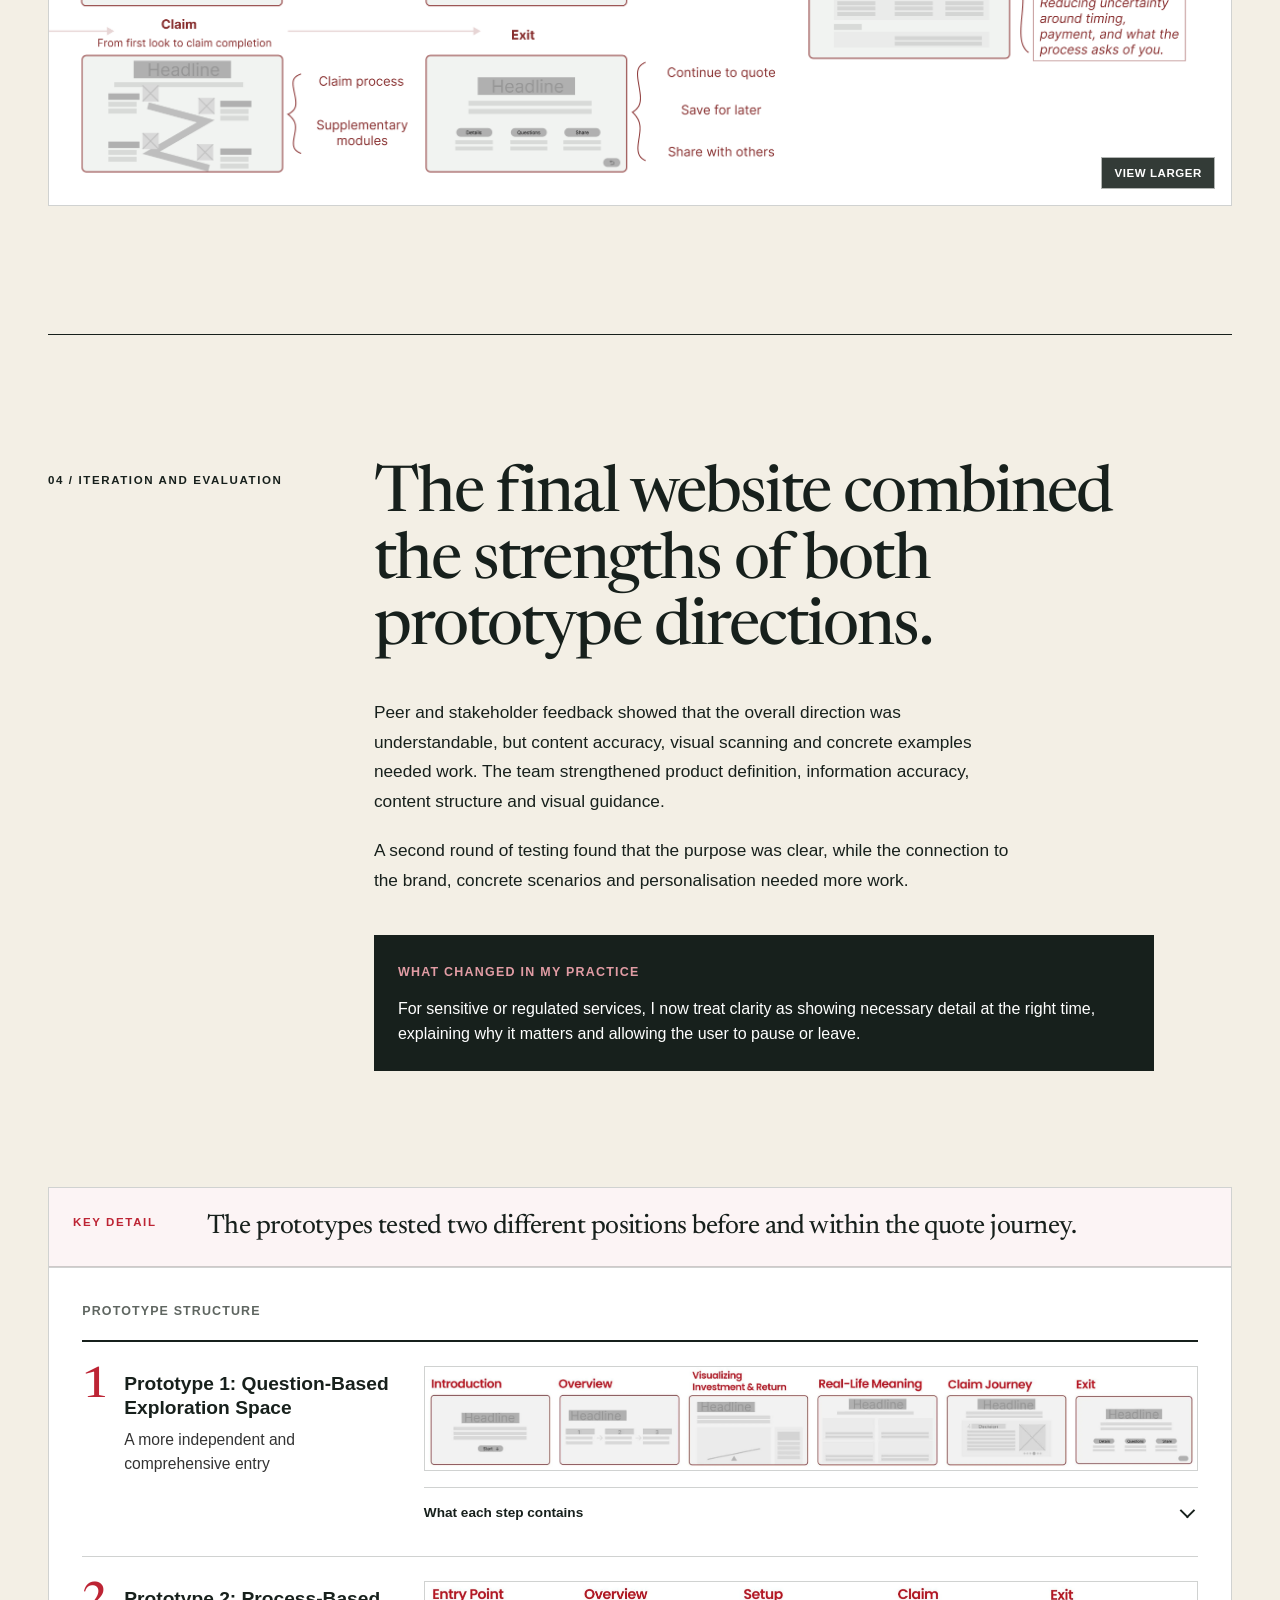
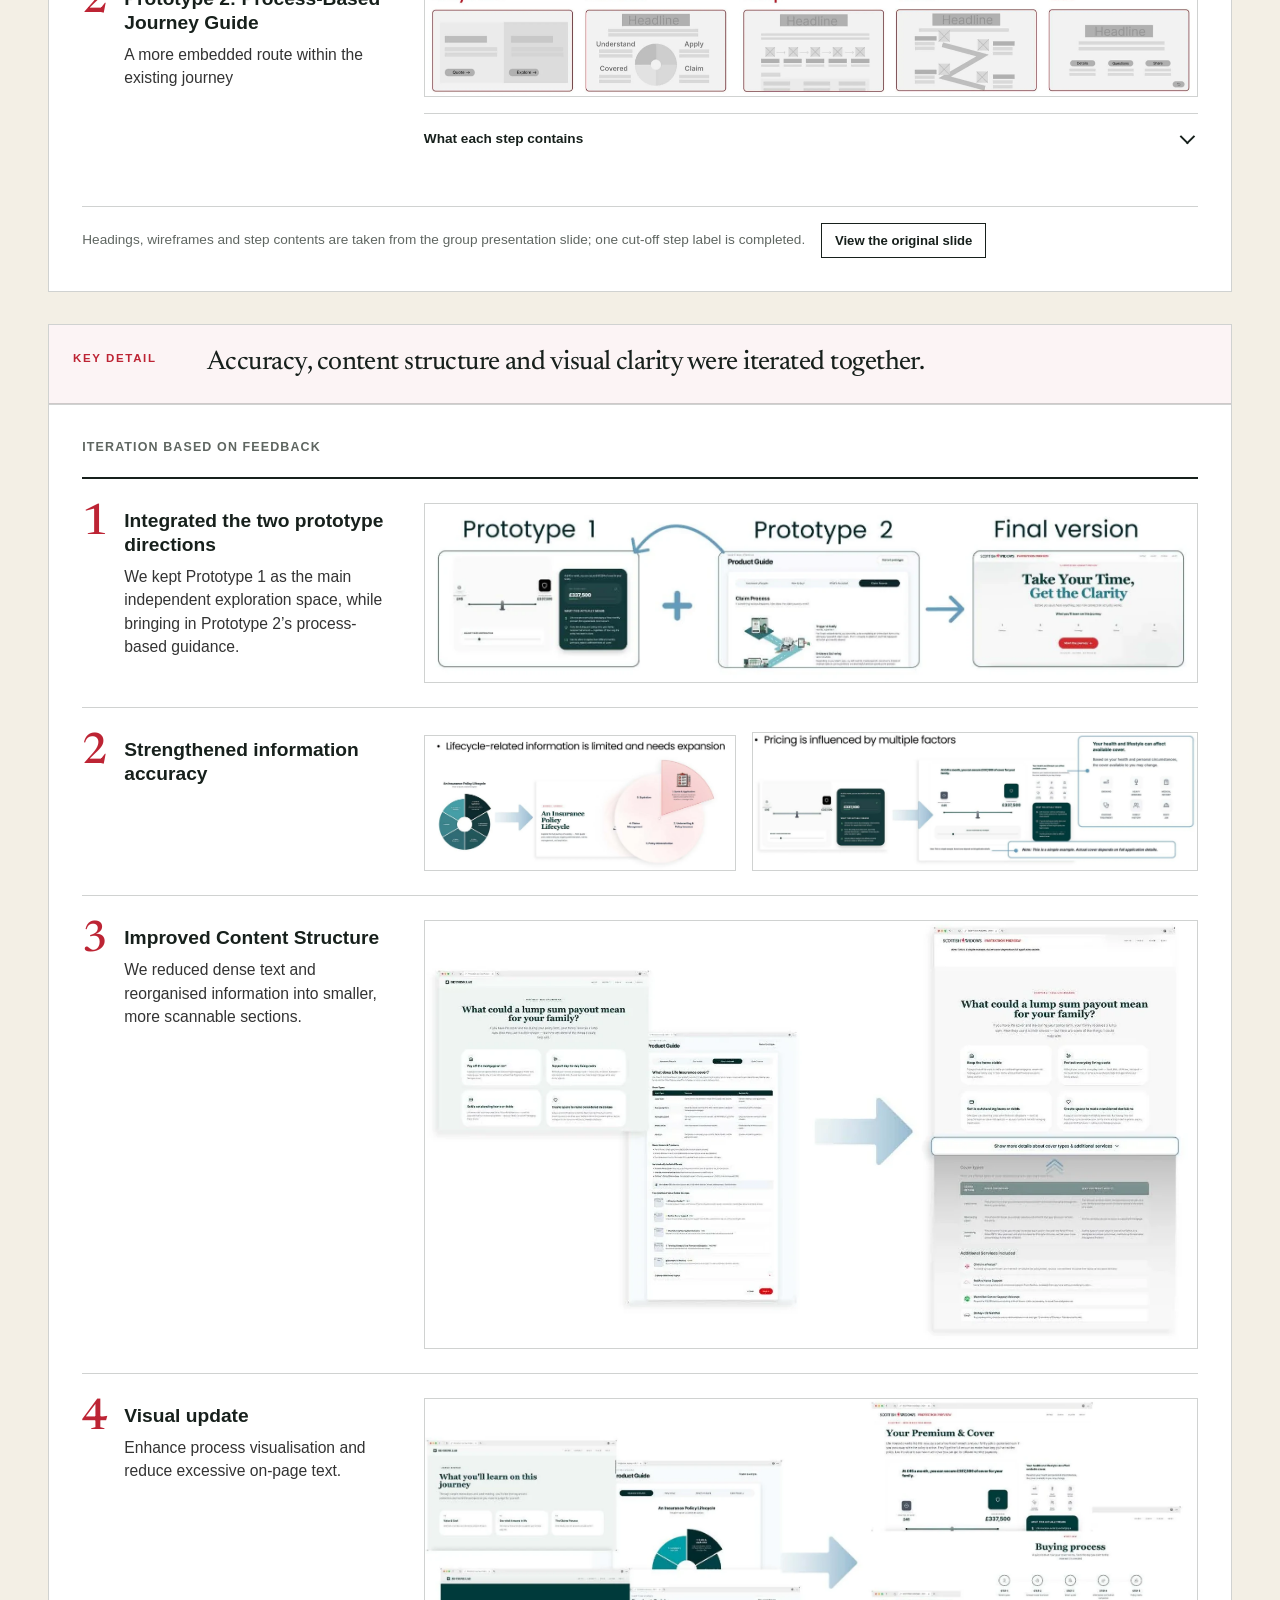
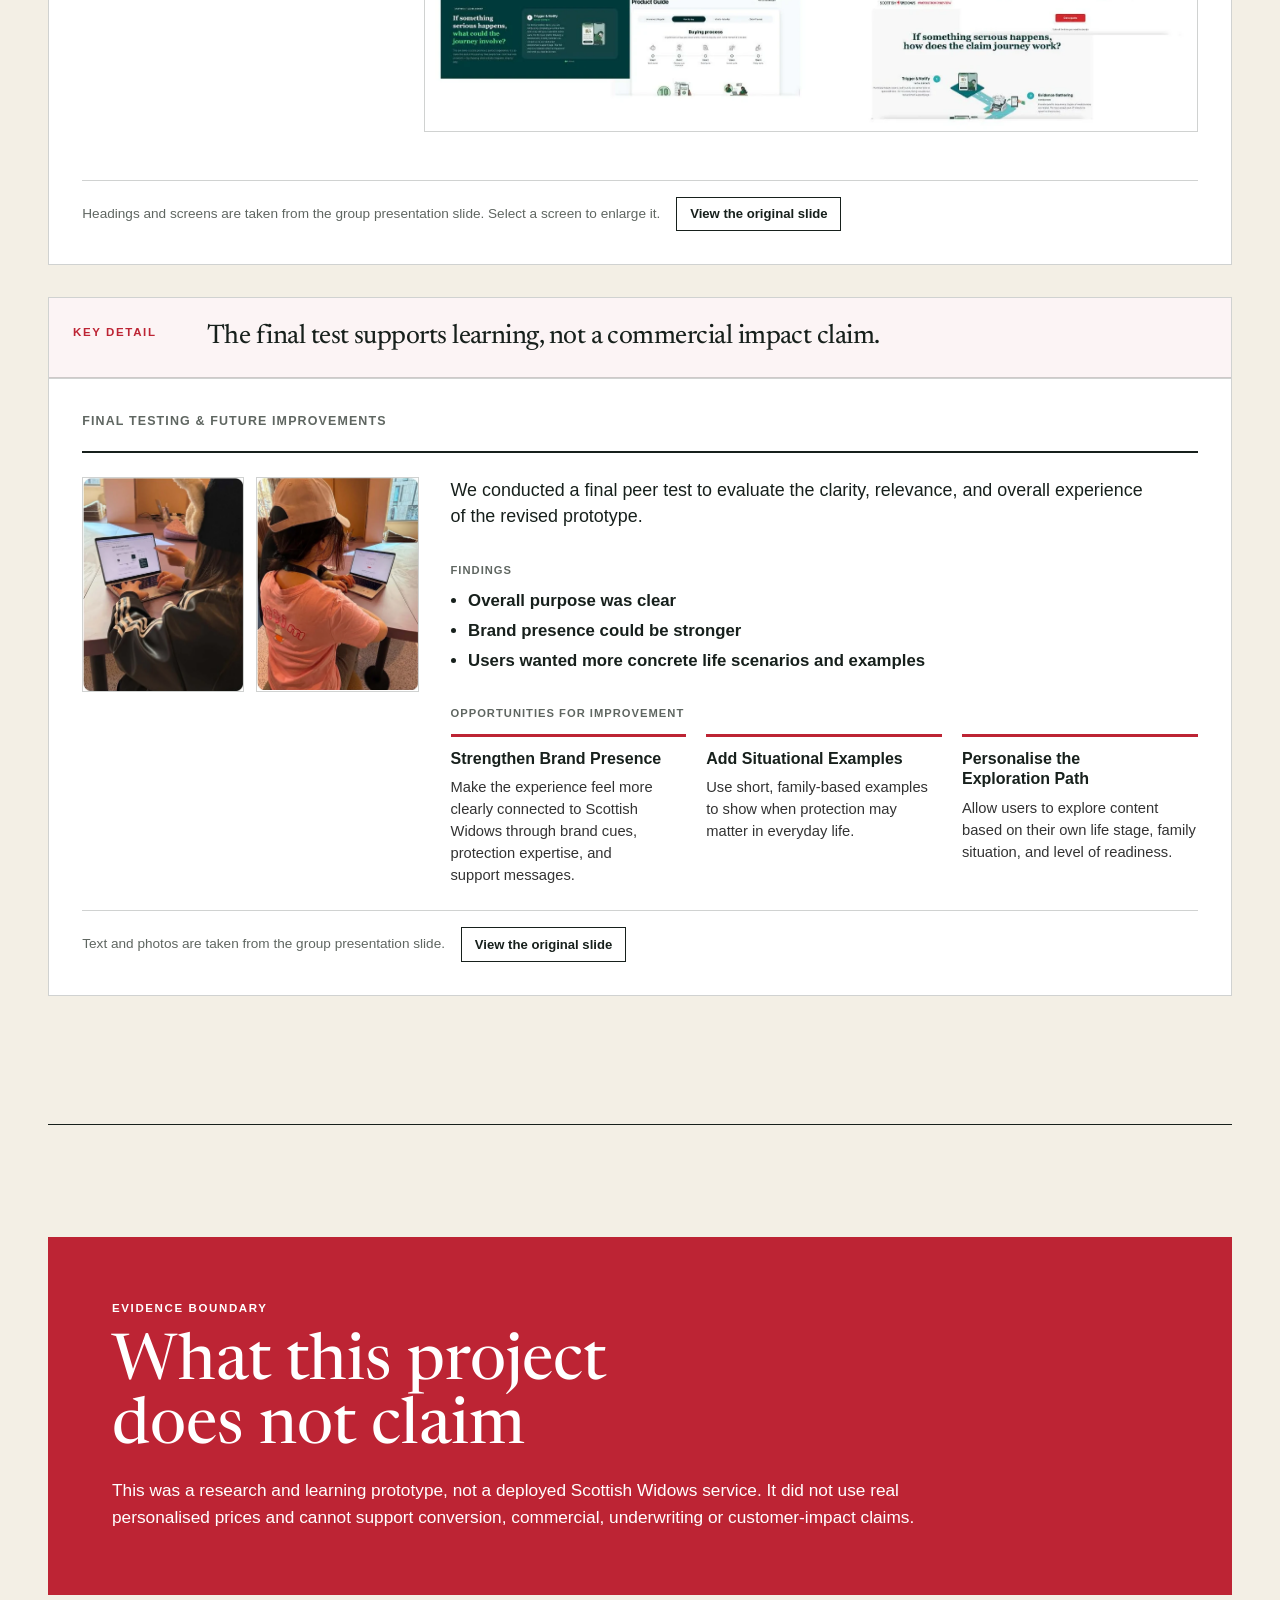
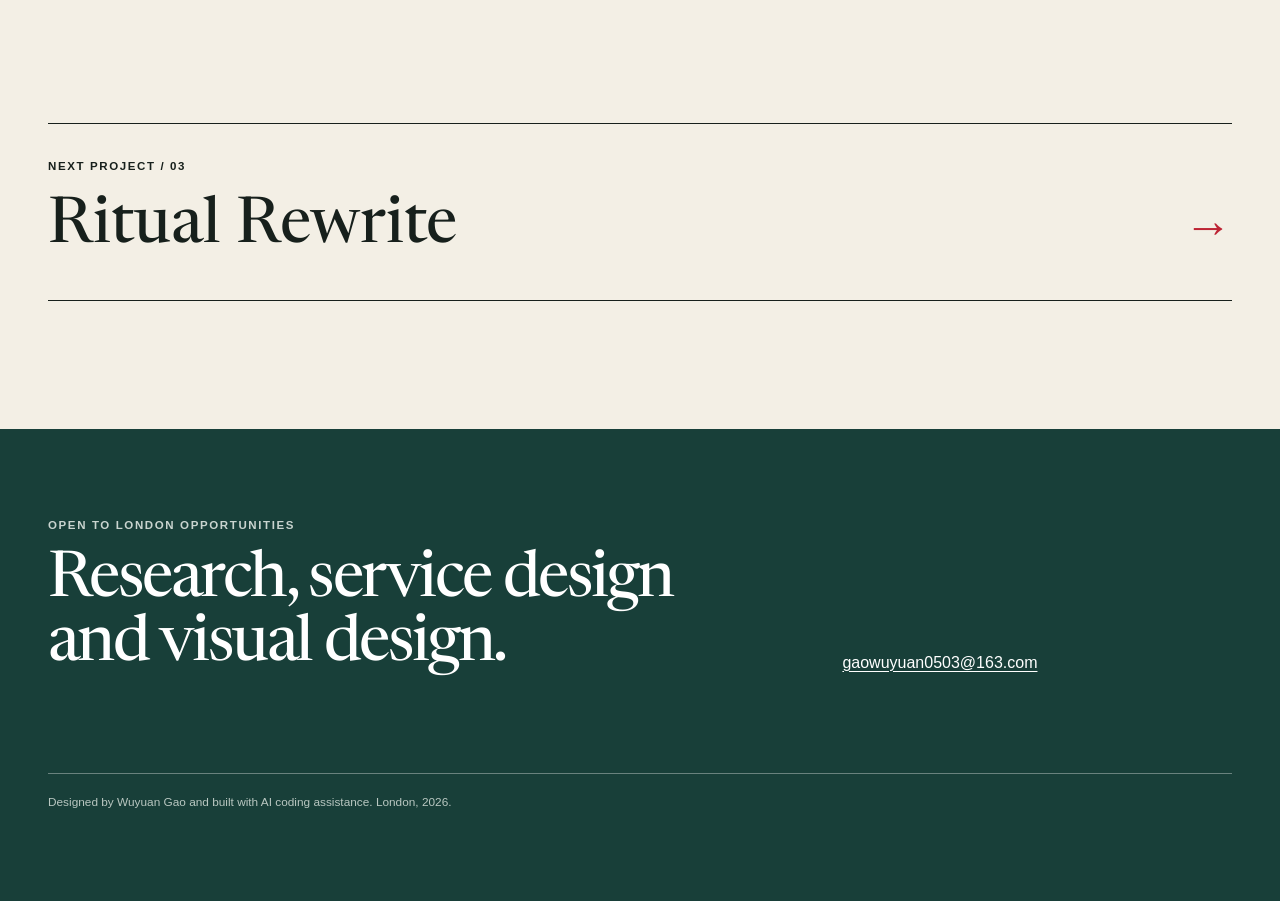
<file: work/protection-preview/index.html>
<!doctype html>
<html lang="en"><head><meta charSet="utf-8"/><meta name="viewport" content="width=device-width, initial-scale=1"/><link rel="preload" as="image" href="../../assets/sw-final-hero-full.jpg"/><link rel="stylesheet" href="../../app/globals.css"/><title>Protection Preview - Wuyuan Gao</title><meta name="description" content="An exploratory website that explains protection, buying and claiming before asking a person to begin a quote."/><meta property="og:title" content="Wuyuan Gao - Service Designer"/><meta property="og:description" content="Evidence-led service design, interaction design and working prototypes."/><meta property="og:type" content="website"/><meta property="og:url" content="https://gaogaomyx.github.io/portfolio/work/protection-preview/"/><meta property="og:image" content="https://gaogaomyx.github.io/portfolio/og.png"/><meta property="og:image:width" content="1200"/><meta property="og:image:height" content="630"/><meta name="twitter:card" content="summary_large_image"/><meta name="twitter:image" content="https://gaogaomyx.github.io/portfolio/og.png"/><meta name="twitter:title" content="Wuyuan Gao - Service Designer"/><meta name="twitter:description" content="Evidence-led service design, interaction design and working prototypes."/><meta name="twitter:image:width" content="1200"/><meta name="twitter:image:height" content="630"/><link rel="shortcut icon" href="../../favicon.svg"/><link rel="icon" href="../../favicon.svg"/>
</head><body><div class="site-shell" style="--project-accent:#bd2434"><a class="skip-link" href="#main">Skip to content</a><header class="site-header"><div class="site-header__inner"><a href="../../index.html" class="wordmark" aria-label="Wuyuan Gao home"><span>Wuyuan Gao</span><small>Design and research</small></a><nav class="site-nav" aria-label="Primary navigation"><a href="../../index.html#work">Work</a><a class="nav-visual" href="../../visual/index.html">Visual work</a><a class="nav-about" href="../../index.html#about">About</a><a class="nav-contact" href="mailto:gaowuyuan0503@163.com">Contact</a><a class="nav-download" href="../../Wuyuan-Gao-Portfolio.pdf" download="">PDF</a></nav></div></header><main id="main"><section class="case-hero page-frame"><div class="case-breadcrumb"><a href="../../index.html#work">Selected work</a><span>/</span><span>02</span></div><div class="case-hero__grid"><div><p class="eyebrow">Financial services collaboration<!-- --> / <!-- -->2026</p><h1>Protection Preview</h1></div><div class="case-outcome"><p>People were stopping before they asked for a life-insurance quote. With Scottish Widows, our five-person team interviewed members of the public and built a website that explains cover, buying and claiming first, with no quote and no form. I designed one of the two prototypes behind it.</p><div class="link-row"><a class="text-link text-link--primary" href="https://baeeeyz-lang.github.io/life-resilience-simulator/#simulator" target="_blank" rel="noreferrer">Open final group website<span aria-hidden="true">↗</span></a><a class="text-link" href="https://www.youtube.com/watch?v=VZm483YXa0g" target="_blank" rel="noreferrer">Watch 2:48 project video<span aria-hidden="true">↗</span></a><a class="text-link" href="https://gaogaomyx.github.io/SW-G27-Prototype-2/" target="_blank" rel="noreferrer">Open my Prototype 2<span aria-hidden="true">↗</span></a></div></div></div><figure class="case-hero__figure"><button class="image-zoom-trigger  case-hero__zoom" type="button" aria-label="View larger image: Final Protection Preview website with the headline Take Your Time, Get the Clarity"><img src="../../assets/sw-final-hero-full.jpg" alt="Final Protection Preview website with the headline Take Your Time, Get the Clarity" loading="eager"/><span class="image-zoom-hint" aria-hidden="true">View larger</span></button></figure><dl class="case-facts"><div><dt>Role</dt><dd>Service Designer; owner of individual Prototype 2</dd></div><div><dt>Team</dt><dd>Five-person team, Glasgow School of Art x Scottish Widows</dd></div><div><dt>Duration</dt><dd>12 weeks, January to April 2026</dd></div><div><dt>Capabilities</dt><dd>Qualitative research / Synthesis / Journey design / Interaction design / Browser prototyping</dd></div></dl><nav class="case-brief" data-follow aria-label="Case study in brief"><a href="#step-01"><span>01 / Final group outcome</span><strong>The final website explains protection before introducing a quote.</strong></a><a href="#step-02"><span>02 / Research and reframe</span><strong>The problem was not simply that protection needed simpler words.</strong></a><a href="#step-03"><span>03 / My individual contribution</span><strong>Prototype 2 showed the buying and claiming process step by step.</strong></a><a href="#step-04"><span>04 / Iteration and evaluation</span><strong>The final website combined the strengths of both prototype directions.</strong></a></nav></section><article class="case-body page-frame"><section class="case-section" id="step-01"><div class="section-index"><p class="eyebrow">01 / Final group outcome</p></div><div class="section-copy"><h2>The final website explains protection before introducing a quote.</h2><p>Protection Preview is a stand-alone information experience before the quote journey. It lets people explore how premiums and cover relate, what a payout could mean, the policy lifecycle, the claim journey and the buying process - without first entering personal details.</p><p>The final website does not provide quotes or collect personal details. Users can explore, pause or leave at any point. It combines Prototype 1&#x27;s stand-alone exploration with the process visibility developed in my Prototype 2.</p><ul class="evidence-list"><li>Interactive premium and cover example with a clear illustrative-data note.</li><li>Real-life value, cover types and additional services are explained in layers.</li><li>Buying and claim stages are shown before commitment is requested.</li><li>The closing screen reinforces user control: You do not need to decide today.</li></ul></div><div class="media-grid"><figure class="media-card"><figcaption class="media-card__lead"><span class="eyebrow">Key detail</span><strong>The final group site lets users explore how premium and cover relate before entering a quote form.</strong></figcaption><button class="image-zoom-trigger " type="button" aria-label="View larger image: Premium and cover section of the final Protection Preview website"><img src="../../assets/sw-final-simulator.png" alt="Premium and cover section of the final Protection Preview website" loading="lazy"/><span class="image-zoom-hint" aria-hidden="true">View larger</span></button></figure><figure class="media-card"><figcaption class="media-card__lead"><span class="eyebrow">Key detail</span><strong>A six-stage claim journey makes an unfamiliar process visible.</strong></figcaption><button class="image-zoom-trigger " type="button" aria-label="View larger image: Claim journey section of the final Protection Preview website, showing stages one to five of six"><img src="../../assets/sw-final-claim-journey.jpg" alt="Claim journey section of the final Protection Preview website, showing stages one to five of six" loading="lazy"/><span class="image-zoom-hint" aria-hidden="true">View larger</span></button></figure></div></section><section class="case-section" id="step-02"><div class="section-index"><p class="eyebrow">02 / Research and reframe</p></div><div class="section-copy"><h2>The problem was not simply that protection needed simpler words.</h2><p>My first interpretation treated protection as a communication problem. Stakeholder feedback challenged that assumption: pricing depends on personal circumstances, while underwriting and claims cannot responsibly be reduced to one simple promise.</p><p>Public engagement identified different reasons for disengagement - cost, relevance, family responsibility, uncertainty about claiming, discomfort around health history and fear of losing control in a form-led journey. The critical moment was before the quote, when interest is present but clarity and confidence are still unstable.</p></div><div class="media-grid"><figure class="media-card media-card--wide"><figcaption class="media-card__lead"><span class="eyebrow">Key detail</span><strong>The findings showed that barriers differed between participants.</strong></figcaption><div class="fig"><h3 class="fig-title">Key insights &amp; opportunity areas</h3><ol class="ins2"><li class="ins2-item"><span class="ins2-n" aria-hidden="true">1</span><strong>Responsibility</strong><p class="ins2-opp"><span class="fig-label">Opportunity</span>Help people recognize responsibility earlier and connect protection more clearly to their current life situation.</p><details><summary>What the data showed</summary><p><b>Our data indicated that</b> people mainly think about insurance when they feel responsible for others, such as having a child or supporting a partner, rather than as a way to manage their own personal risk.</p><p><b>Which suggests that</b> protection only becomes relevant when financial or emotional dependency becomes visible.</p></details></li><li class="ins2-item"><span class="ins2-n" aria-hidden="true">2</span><strong>Financial Framing</strong><p class="ins2-opp"><span class="fig-label">Opportunity</span>Help people make sense of protection value in a way that connects financial cost with real-life responsibility.</p><details><summary>What the data showed</summary><p><b>Our data indicated that</b> people often judge life insurance first through monthly cost, cover amount, and whether it feels &ldquo;worth it&rdquo;.</p><p><b>Which suggests that</b> the value of protection is often understood through financial comparison before it is connected to people&rsquo;s wider responsibilities or life situations.</p></details></li><li class="ins2-item"><span class="ins2-n" aria-hidden="true">3</span><strong>Fragile Understanding</strong><p class="ins2-opp"><span class="fig-label">Opportunity</span>Make protection easier to understand in real-life terms, not just through policy language.</p><details><summary>What the data showed</summary><p><b>Our data indicated that</b> even when people complete the purchase process, they often do not fully understand what they are covered for or how claims work.</p><p><b>Which suggests that</b> understanding is fragile and easily lost, even after engagement.</p></details></li><li class="ins2-item"><span class="ins2-n" aria-hidden="true">4</span><strong>Action Gap</strong><p class="ins2-opp"><span class="fig-label">Opportunity</span>Support people at the moment when insurance first comes to mind, and help them move from thinking to action.</p><details><summary>What the data showed</summary><p><b>Our data indicated that</b> people do not strongly reject insurance, but it rarely becomes something they actively think about or prioritise.</p><p><b>Which suggests that</b> the main issue is not resistance, but that insurance does not stay in people&rsquo;s attention long enough to become a decision.</p></details></li></ol><p class="fig-source"><span>Rebuilt as text from the group presentation slide.</span><button class="image-zoom-trigger fig-orig" type="button" aria-label="View larger image: Four protection research insights and opportunity areas"><img src="../../assets/sw-insights.webp" alt="Four protection research insights and opportunity areas" loading="lazy"/>View the original slide</button></p></div></figure><figure class="media-card media-card--wide"><figcaption class="media-card__lead"><span class="eyebrow">Key detail</span><strong>The team compared a stand-alone exploration space with a process guide.</strong></figcaption><div class="fig"><h3 class="fig-title">Two possible intervention points</h3><div class="ipath"><ol class="ipath-steps" aria-label="Purchase journey"><li>Search</li><li class="is-on">Browsing process</li><li class="is-on">Quote Journey</li><li>Buy</li></ol><div class="ipath-concept ipath-concept--1"><strong>Concept 1: Question-Based Exploration Space</strong><p class="ipath-tags">Before quote journey | Question-based | Standalone</p><p>A low-pressure interactive space built around users&rsquo; key questions, helping them understand protection before entering the quote journey.</p></div><div class="ipath-concept ipath-concept--2"><strong>Concept 2: Process-Based Journey Guide</strong><p class="ipath-tags">Within quote journey | Process-based | Embedded</p><p>A step-by-step guide embedded in the buying journey, helping users understand the protection process from quote to claim.</p></div></div><p class="fig-label fig-sub">Design core</p><ul class="fig-cards fig-cards--3"><li class="fig-card"><strong>Easy To Understand</strong><p>Provide a pressure-free space where users can understand protection, cover, and claims without forms or comparisons.</p></li><li class="fig-card"><strong>Trust &amp; Control</strong><p>Allow users to learn at their own pace, pause when needed, and return with clearer understanding.</p></li><li class="fig-card"><strong>From Sale To Support</strong><p>Offer supportive alternatives for users who are not ready to get a quote, helping them build confidence to continue later.</p></li></ul><p class="fig-source"><span>Rebuilt as text from the group presentation slide.</span><button class="image-zoom-trigger fig-orig" type="button" aria-label="View larger image: Two possible intervention points before and within the quote journey"><img src="../../assets/sw-intervention.webp" alt="Two possible intervention points before and within the quote journey" loading="lazy"/>View the original slide</button></p></div></figure></div></section><section class="case-section" id="step-03"><div class="section-index"><p class="eyebrow">03 / My individual contribution</p></div><div class="section-copy"><h2>Prototype 2 showed the buying and claiming process step by step.</h2><p>Inside the team project, I owned Prototype 2: its user flow, page architecture, visual and interaction design, browser testing and iteration after feedback. I built it in HTML, CSS and JavaScript with AI coding assistance and published it on GitHub Pages.</p><p>I worked from an information architecture to low-fidelity wireframes in Figma, and took the wireframes to our tutor&#x27;s weekly session and to another student team before building the browser version. I then presented the browser version to another student team and to Scottish Widows staff.</p><p>The prototype turns an unfamiliar journey into visible stages. It gave the final group direction its process clarity, while testing showed that the experience still felt too close to starting a quote.</p></div><div class="media-grid"><figure class="media-card"><figcaption class="media-card__lead"><span class="eyebrow">Key detail</span><strong>My Prototype 2 offered an alternative entry into product information.</strong></figcaption><button class="image-zoom-trigger " type="button" aria-label="View larger image: Landing page of Wuyuan Gao&#x27;s individual Scottish Widows Prototype 2"><img src="../../assets/sw-prototype-2-hero.png" alt="Landing page of Wuyuan Gao&#x27;s individual Scottish Widows Prototype 2" loading="lazy"/><span class="image-zoom-hint" aria-hidden="true">View larger</span></button></figure><figure class="media-card"><figcaption class="media-card__lead"><span class="eyebrow">Key detail</span><strong>A staged guide shows the policy lifecycle, buying, cover and claims.</strong></figcaption><button class="image-zoom-trigger " type="button" aria-label="View larger image: Four Prototype 2 screens: insurance policy lifecycle, buying process, what life insurance covers and claim process"><img src="../../assets/sw-prototype-2-tabs.jpg" alt="Four Prototype 2 screens: insurance policy lifecycle, buying process, what life insurance covers and claim process" loading="lazy"/><span class="image-zoom-hint" aria-hidden="true">View larger</span></button></figure><figure class="media-card media-card--wide"><figcaption class="media-card__lead"><span class="eyebrow">Key detail</span><strong>Low-fidelity wireframes set the page sequence before the browser build.</strong></figcaption><button class="image-zoom-trigger image-zoom-trigger--natural" type="button" aria-label="View larger image: Low-fidelity wireframes for Prototype 2: product page entry point, overview, setup, claim and exit"><img src="../../assets/sw-prototype-2-wireframes.png" width="2400" height="895" alt="Low-fidelity wireframes for Prototype 2: product page entry point, overview, setup, claim and exit" loading="lazy"/><span class="image-zoom-hint" aria-hidden="true">View larger</span></button></figure></div></section><section class="case-section" id="step-04"><div class="section-index"><p class="eyebrow">04 / Iteration and evaluation</p></div><div class="section-copy"><h2>The final website combined the strengths of both prototype directions.</h2><p>Peer and stakeholder feedback showed that the overall direction was understandable, but content accuracy, visual scanning and concrete examples needed work. The team strengthened product definition, information accuracy, content structure and visual guidance.</p><p>A second round of testing found that the purpose was clear, while the connection to the brand, concrete scenarios and personalisation needed more work.</p><aside class="case-callout"><strong>What changed in my practice</strong><p>For sensitive or regulated services, I now treat clarity as showing necessary detail at the right time, explaining why it matters and allowing the user to pause or leave.</p></aside></div><div class="media-grid"><figure class="media-card"><figcaption class="media-card__lead"><span class="eyebrow">Key detail</span><strong>The prototypes tested two different positions before and within the quote journey.</strong></figcaption><div class="fig"><h3 class="fig-title">Prototype structure</h3><ol class="iterx"><li class="iterx-row"><div class="iterx-head"><span class="ins2-n" aria-hidden="true">1</span><div><strong>Prototype 1: Question-Based Exploration Space</strong><p>A more independent and comprehensive entry</p></div></div><div class="iterx-shots"><button class="image-zoom-trigger image-zoom-trigger--natural iterx-shot" type="button" aria-label="View larger image: Six wireframe steps of Prototype 1: introduction, overview, visualizing investment and return, real-life meaning, claim journey and exit"><img src="../../assets/sw-struct-1.webp" alt="Six wireframe steps of Prototype 1: introduction, overview, visualizing investment and return, real-life meaning, claim journey and exit" loading="lazy"/></button><details class="fig-details"><summary>What each step contains</summary><ol class="pdet"><li><strong>Introduction</strong><ul><li>Who this is for</li><li>What this page does</li><li>Page identity statement</li></ul></li><li><strong>Overview</strong><p class="pstep-note">Three-step preview</p><ul><li>Investment &amp; Return</li><li>Real-Life Meaning</li><li>Claim Journey</li></ul></li><li><strong>Visualizing Investment &amp; Return</strong><ul><li>Monthly cost slider -&#8288;- live cover amount</li><li>Risk transfer visualization</li><li>Claim certainty supported by real data</li></ul></li><li><strong>Real-Life Meaning</strong><ul><li>Keeping the home stable</li><li>Maintaining everyday living costs</li><li>Reducing pressure on a partner</li><li>Creating time to recover</li></ul></li><li><strong>Claim Journey</strong><ul><li>Trigger &amp; Notify</li><li>Evidence Submission</li><li>Assessment</li><li>Decision</li><li>Payout</li><li>Support &amp; Updates</li></ul></li><li><strong>Exit</strong><ul><li>Move into product details</li><li>Save for later</li><li>Share with others</li></ul></li></ol></details></div></li><li class="iterx-row"><div class="iterx-head"><span class="ins2-n" aria-hidden="true">2</span><div><strong>Prototype 2: Process-Based Journey Guide</strong><p>A more embedded route within the existing journey</p></div></div><div class="iterx-shots"><button class="image-zoom-trigger image-zoom-trigger--natural iterx-shot" type="button" aria-label="View larger image: Five wireframe steps of Prototype 2: entry point, overview, setup, claim and exit"><img src="../../assets/sw-struct-2.webp" alt="Five wireframe steps of Prototype 2: entry point, overview, setup, claim and exit" loading="lazy"/></button><details class="fig-details"><summary>What each step contains</summary><ol class="pdet"><li><strong>Entry Point</strong><ul><li>Existing path: &quot;Get a quote&quot;</li><li>Alternative path: &quot;Not ready for a quote?&quot;</li></ul></li><li><strong>Overview</strong><p class="pstep-note">A simple timeline that turns a black box into a visible journey.</p><ul><li>Understand</li><li>Apply</li><li>Covered</li><li>Claim</li></ul></li><li><strong>Setup</strong><p class="pstep-note">Reducing uncertainty around timing, payment, and what the process asks of you.</p><ul><li>What you can expect</li><li>What people often worry about</li></ul></li><li><strong>Claim</strong><ul><li>Claim process</li><li>Supplementary modules</li></ul></li><li><strong>Exit</strong><ul><li>Continue to quote</li><li>Save for later</li><li>Share with others</li></ul></li></ol></details></div></li></ol><p class="fig-source"><span>Headings, wireframes and step contents are taken from the group presentation slide; one cut-off step label is completed.</span><button class="image-zoom-trigger fig-orig" type="button" aria-label="View larger image: Structures for two prototype directions"><img src="../../assets/sw-prototype-structure.webp" alt="Structures for two prototype directions" loading="lazy"/>View the original slide</button></p></div></figure><figure class="media-card"><figcaption class="media-card__lead"><span class="eyebrow">Key detail</span><strong>Accuracy, content structure and visual clarity were iterated together.</strong></figcaption><div class="fig"><h3 class="fig-title">Iteration based on feedback</h3><ol class="iterx"><li class="iterx-row"><div class="iterx-head"><span class="ins2-n" aria-hidden="true">1</span><div><strong>Integrated the two prototype directions</strong><p>We kept Prototype 1 as the main independent exploration space, while bringing in Prototype 2&rsquo;s process-based guidance.</p></div></div><div class="iterx-shots"><button class="image-zoom-trigger image-zoom-trigger--natural iterx-shot" type="button" aria-label="View larger image: Prototype 1 and Prototype 2 combined into the final version"><img src="../../assets/sw-iter-1.webp" alt="Prototype 1 and Prototype 2 combined into the final version" loading="lazy"/></button></div></li><li class="iterx-row iterx-row--pair"><div class="iterx-head"><span class="ins2-n" aria-hidden="true">2</span><div><strong>Strengthened information accuracy</strong></div></div><div class="iterx-shots"><button class="image-zoom-trigger image-zoom-trigger--natural iterx-shot" type="button" aria-label="View larger image: Policy lifecycle diagram before and after: lifecycle-related information is limited and needs expansion"><img src="../../assets/sw-iter-2a.webp" alt="Policy lifecycle diagram before and after: lifecycle-related information is limited and needs expansion" loading="lazy"/></button><button class="image-zoom-trigger image-zoom-trigger--natural iterx-shot" type="button" aria-label="View larger image: Premium and cover screen before and after: pricing is influenced by multiple factors"><img src="../../assets/sw-iter-2b.webp" alt="Premium and cover screen before and after: pricing is influenced by multiple factors" loading="lazy"/></button></div></li><li class="iterx-row"><div class="iterx-head"><span class="ins2-n" aria-hidden="true">3</span><div><strong>Improved Content Structure</strong><p>We reduced dense text and reorganised information into smaller, more scannable sections.</p></div></div><div class="iterx-shots"><button class="image-zoom-trigger image-zoom-trigger--natural iterx-shot" type="button" aria-label="View larger image: Lump sum payout section before and after the content was restructured"><img src="../../assets/sw-iter-3.webp" alt="Lump sum payout section before and after the content was restructured" loading="lazy"/></button></div></li><li class="iterx-row"><div class="iterx-head"><span class="ins2-n" aria-hidden="true">4</span><div><strong>Visual update</strong><p>Enhance process visualisation and reduce excessive on-page text.</p></div></div><div class="iterx-shots"><button class="image-zoom-trigger image-zoom-trigger--natural iterx-shot" type="button" aria-label="View larger image: Journey, buying process and claim screens before and after the visual update"><img src="../../assets/sw-iter-4.webp" alt="Journey, buying process and claim screens before and after the visual update" loading="lazy"/></button></div></li></ol><p class="fig-source"><span>Headings and screens are taken from the group presentation slide. Select a screen to enlarge it.</span><button class="image-zoom-trigger fig-orig" type="button" aria-label="View larger image: Changes made after feedback to the final protection prototype"><img src="../../assets/sw-iteration.webp" alt="Changes made after feedback to the final protection prototype" loading="lazy"/>View the original slide</button></p></div></figure><figure class="media-card media-card--wide"><figcaption class="media-card__lead"><span class="eyebrow">Key detail</span><strong>The final test supports learning, not a commercial impact claim.</strong></figcaption><div class="fig"><h3 class="fig-title">Final testing &amp; future improvements</h3><div class="ftest2"><div class="ftest2-photos"><button class="image-zoom-trigger image-zoom-trigger--natural iterx-shot" type="button" aria-label="View larger image: A peer tester using the revised prototype on a laptop"><img src="../../assets/sw-test-1.webp" alt="A peer tester using the revised prototype on a laptop" loading="lazy"/></button><button class="image-zoom-trigger image-zoom-trigger--natural iterx-shot" type="button" aria-label="View larger image: A second peer tester using the revised prototype on a laptop"><img src="../../assets/sw-test-2.webp" alt="A second peer tester using the revised prototype on a laptop" loading="lazy"/></button></div><div class="ftest2-body"><p class="fig-intro">We conducted a final peer test to evaluate the clarity, relevance, and overall experience of the revised prototype.</p><p class="fig-label fig-sub">Findings</p><ul class="ftest2-find"><li>Overall purpose was clear</li><li>Brand presence could be stronger</li><li>Users wanted more concrete life scenarios and examples</li></ul><p class="fig-label fig-sub">Opportunities for improvement</p><ol class="ftest2-opps"><li><strong>Strengthen Brand Presence</strong><span>Make the experience feel more clearly connected to Scottish Widows through brand cues, protection expertise, and support messages.</span></li><li><strong>Add Situational Examples</strong><span>Use short, family-based examples to show when protection may matter in everyday life.</span></li><li><strong>Personalise the Exploration Path</strong><span>Allow users to explore content based on their own life stage, family situation, and level of readiness.</span></li></ol></div></div><p class="fig-source"><span>Text and photos are taken from the group presentation slide.</span><button class="image-zoom-trigger fig-orig" type="button" aria-label="View larger image: Final testing findings and future improvements"><img src="../../assets/sw-testing.webp" alt="Final testing findings and future improvements" loading="lazy"/>View the original slide</button></p></div></figure></div></section><section class="evidence-boundary"><p class="eyebrow">Evidence boundary</p><h2>What this project does not claim</h2><p>This was a research and learning prototype, not a deployed Scottish Widows service. It did not use real personalised prices and cannot support conversion, commercial, underwriting or customer-impact claims.</p></section></article><a href="../../work/ritual-rewrite/index.html" class="next-project"><span class="eyebrow">Next project / <!-- -->03</span><strong>Ritual Rewrite</strong><span aria-hidden="true">→</span></a></main><footer class="site-footer" id="contact"><div><p class="eyebrow eyebrow--light">Open to London opportunities</p><h2>Research, service design and visual design.</h2></div><div class="footer-links"><a href="mailto:gaowuyuan0503@163.com">gaowuyuan0503@163.com</a></div><p class="footer-note">Designed by Wuyuan Gao and built with AI coding assistance. London, 2026.</p></footer></div><script src="../../local-viewer.js" defer></script></body></html>
</file>
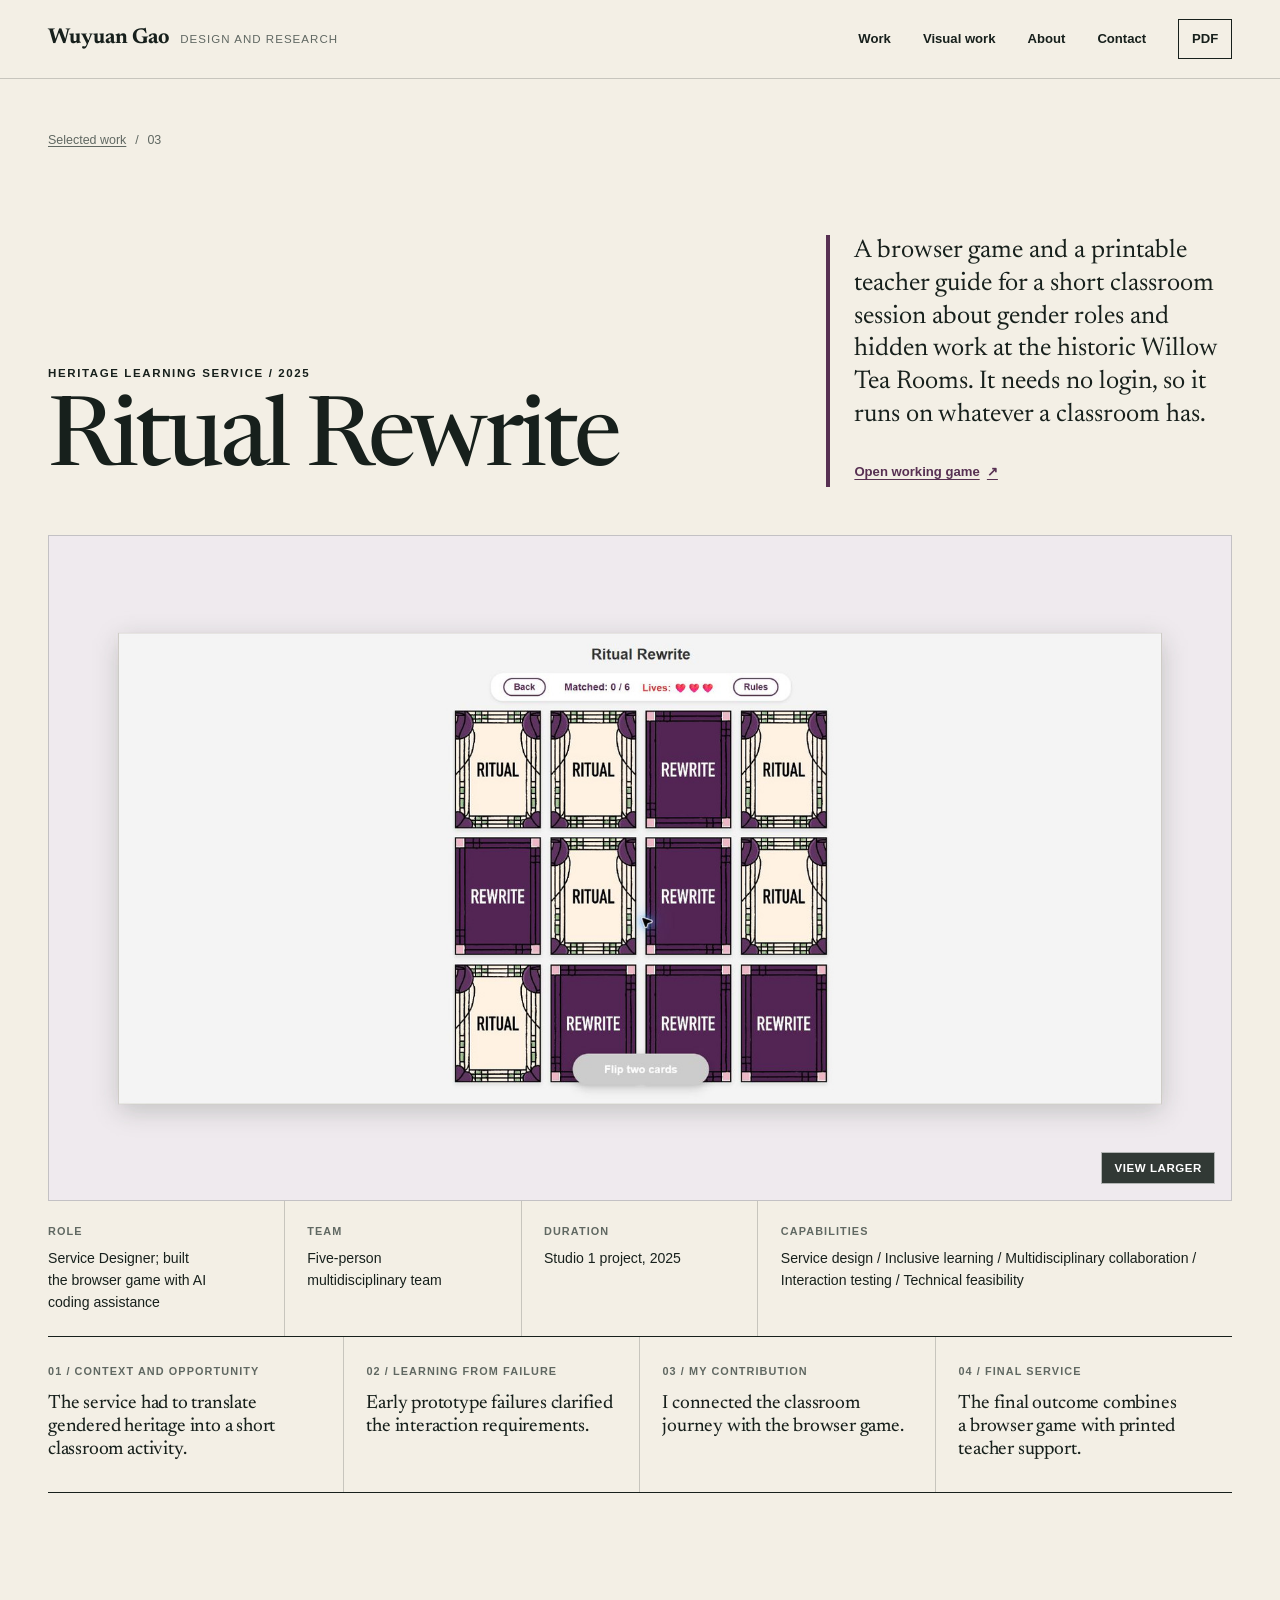
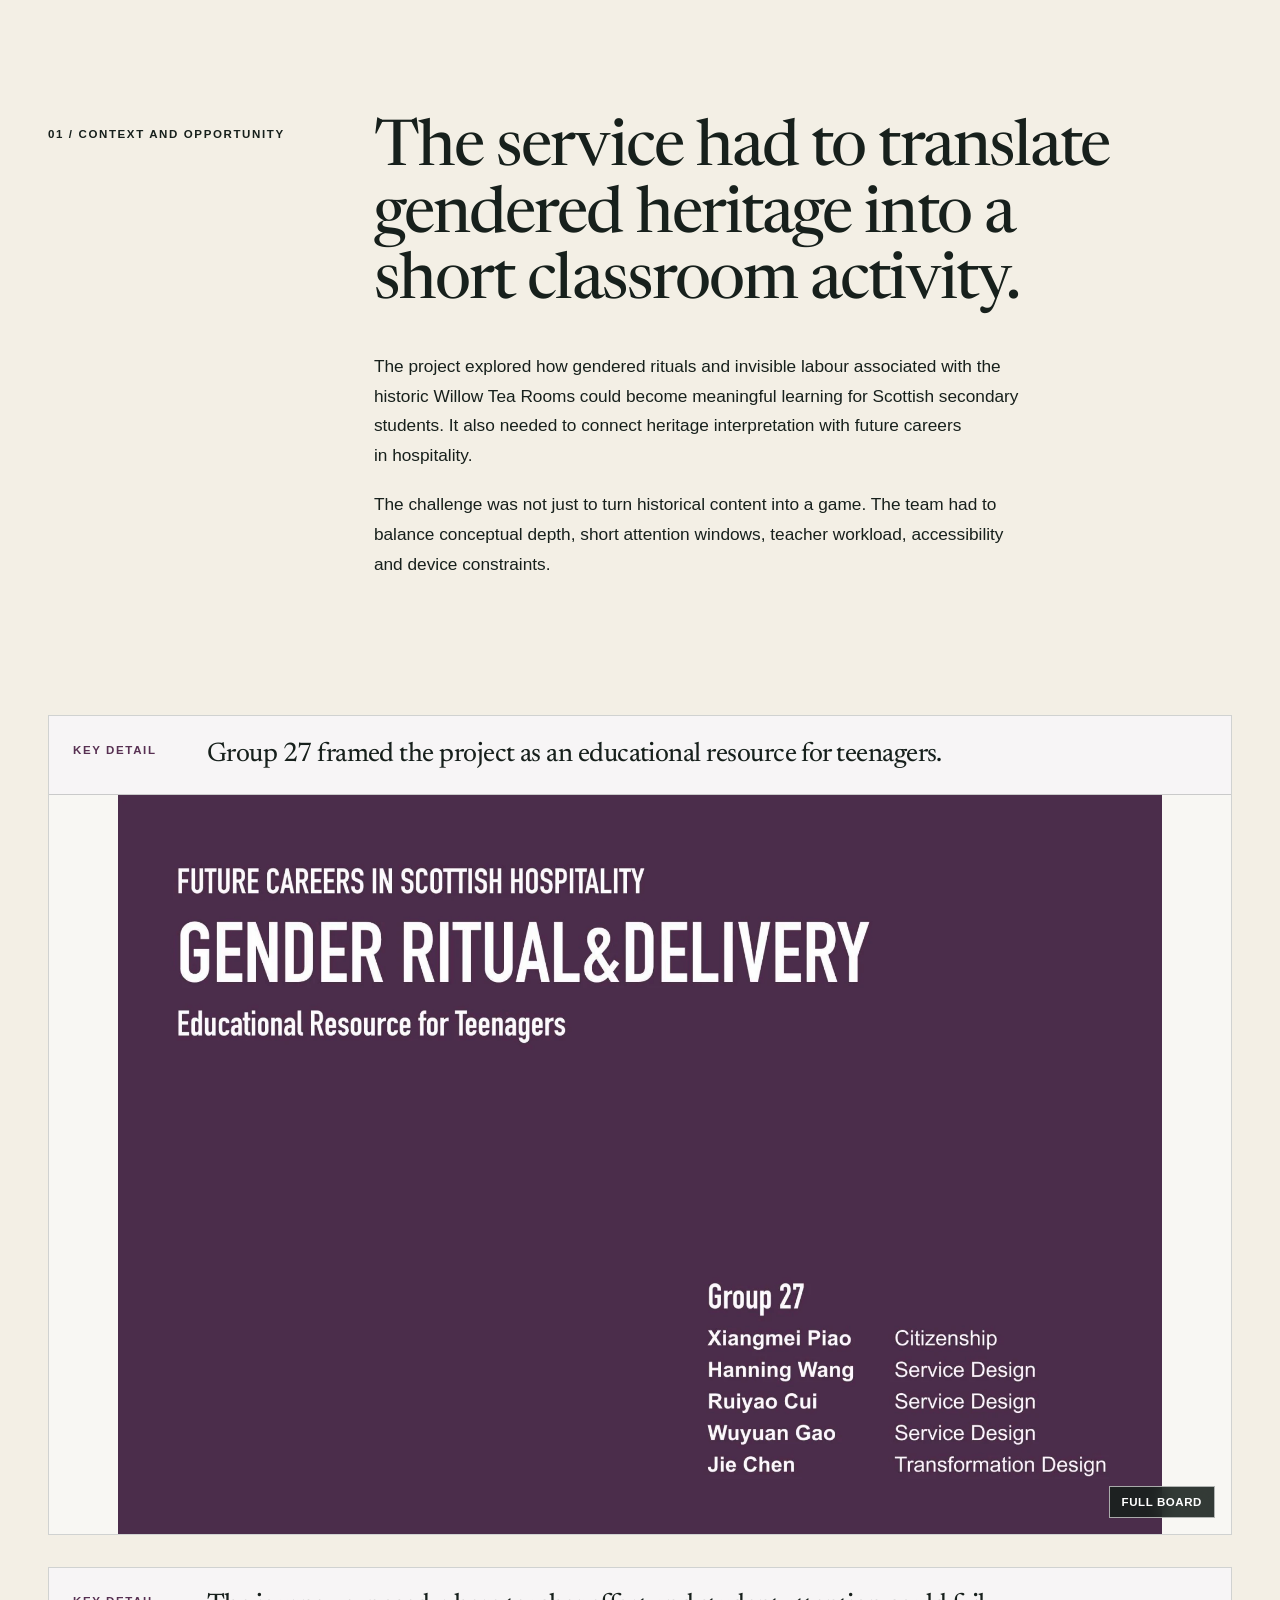
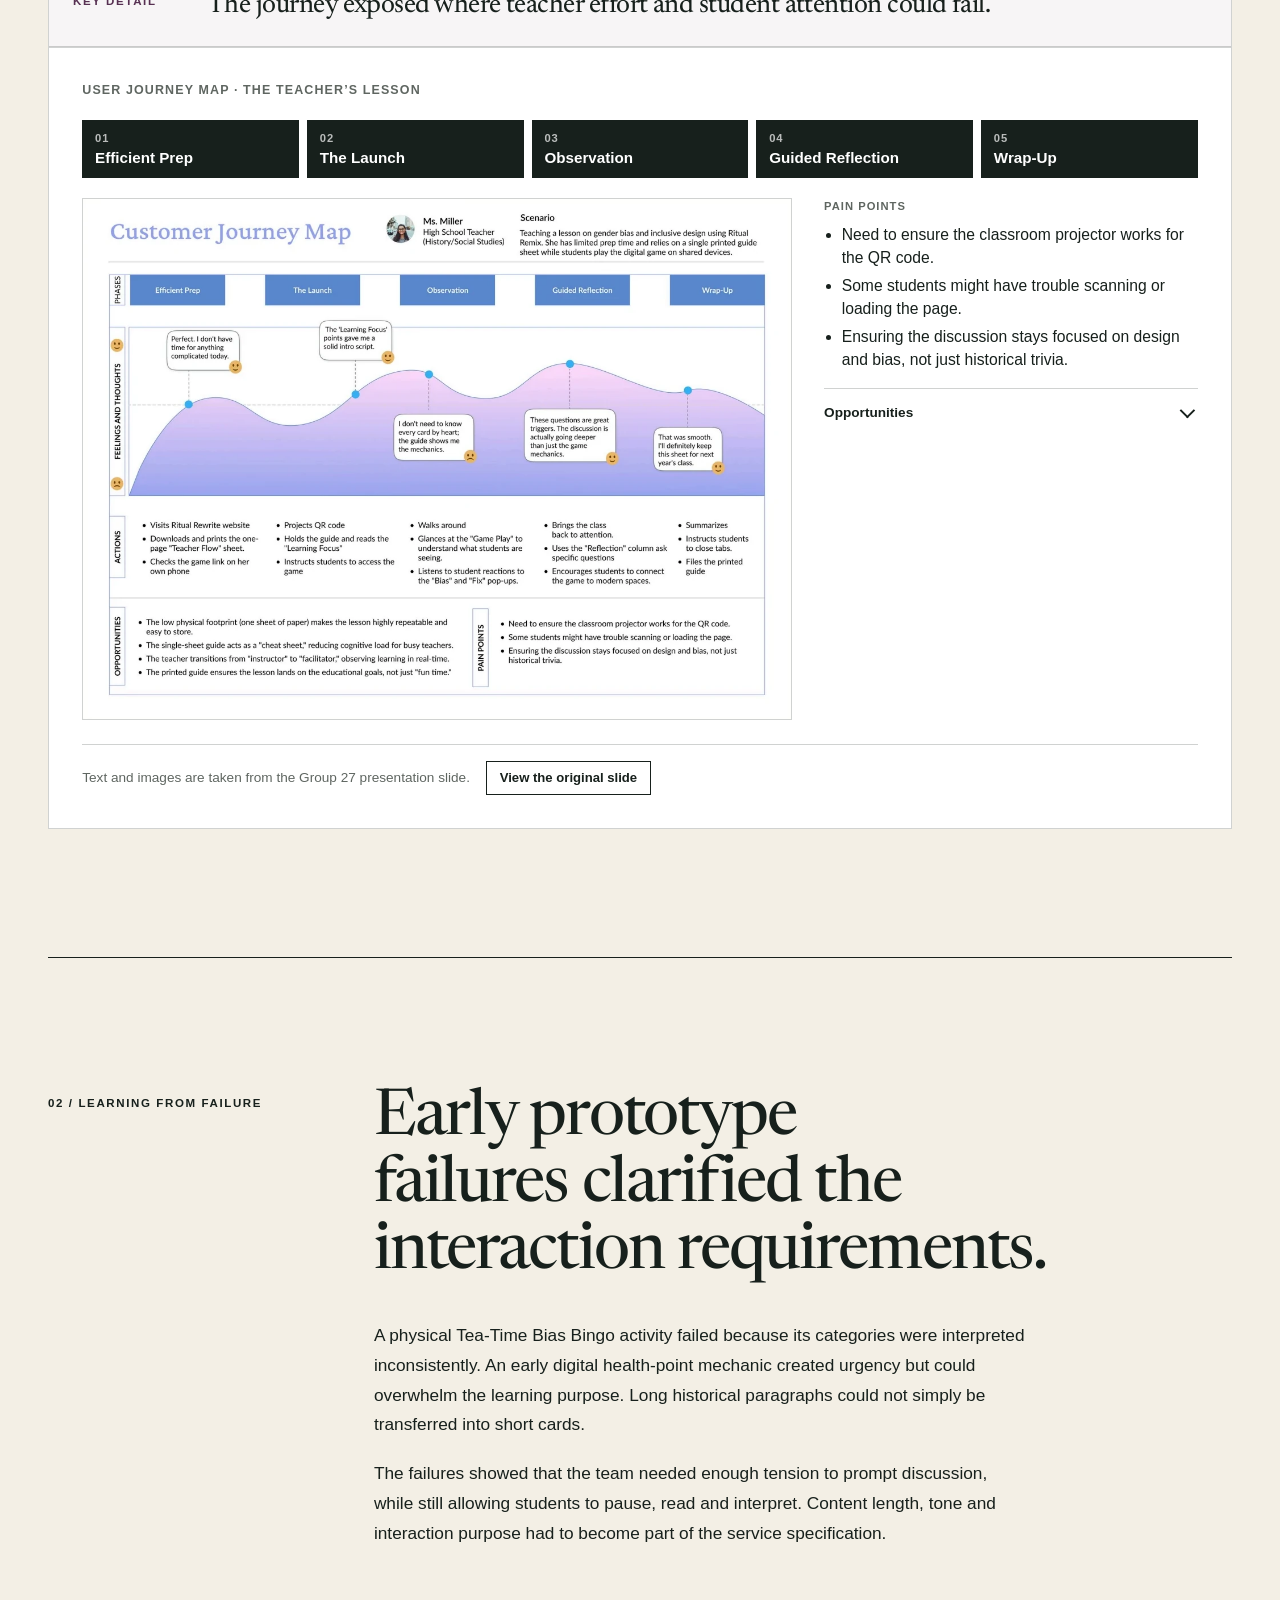
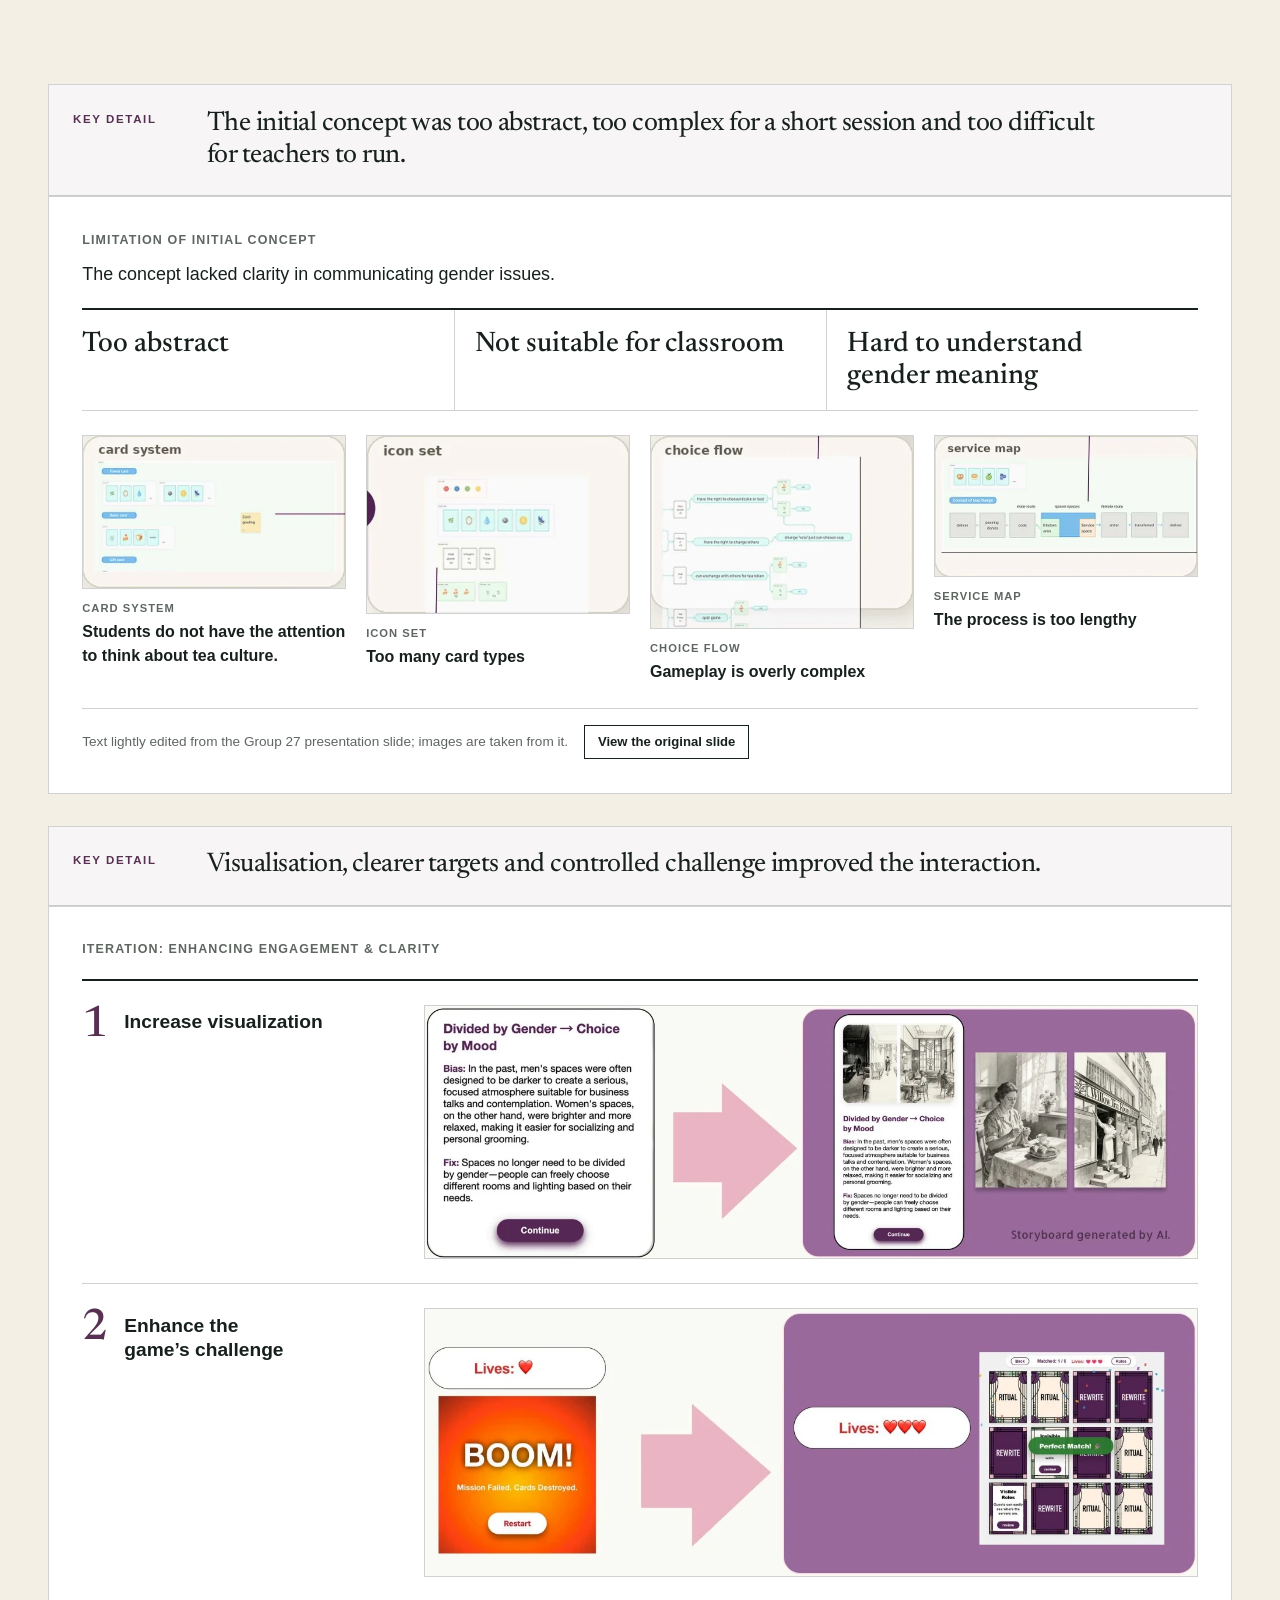
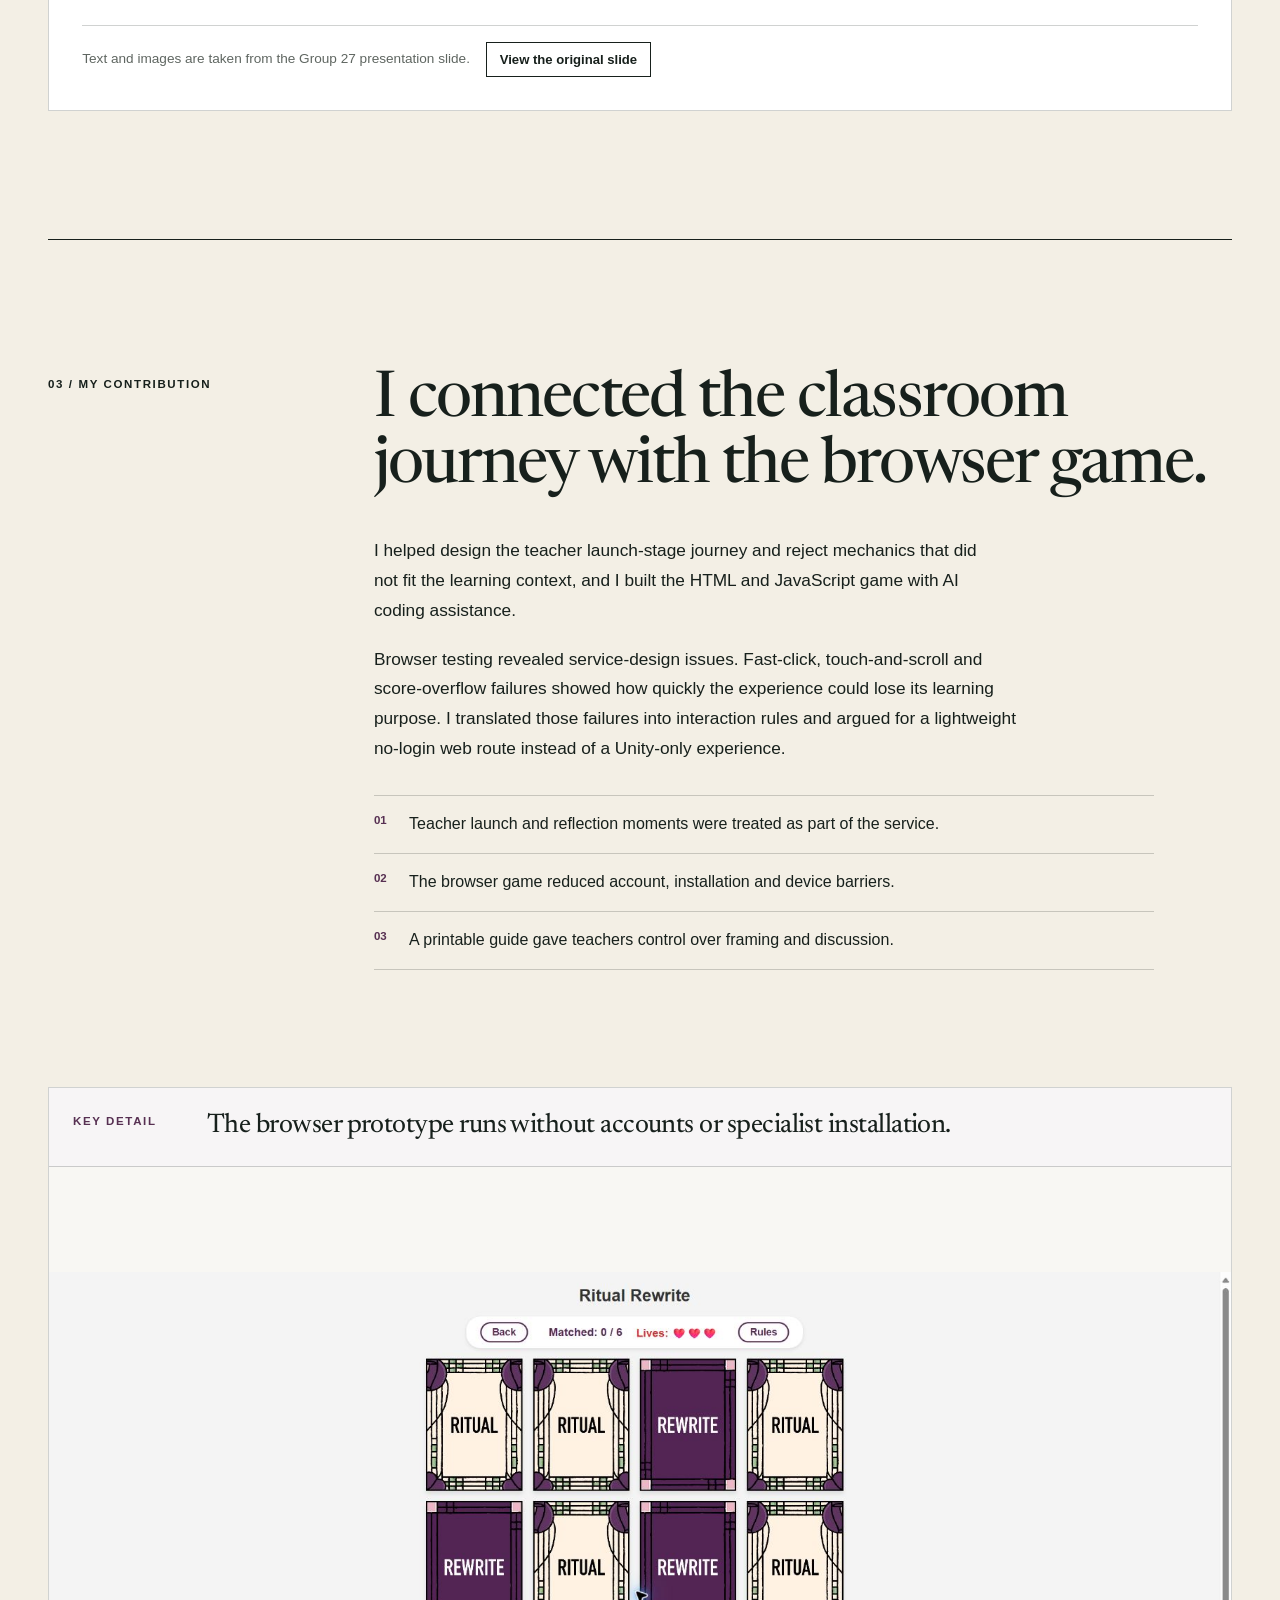
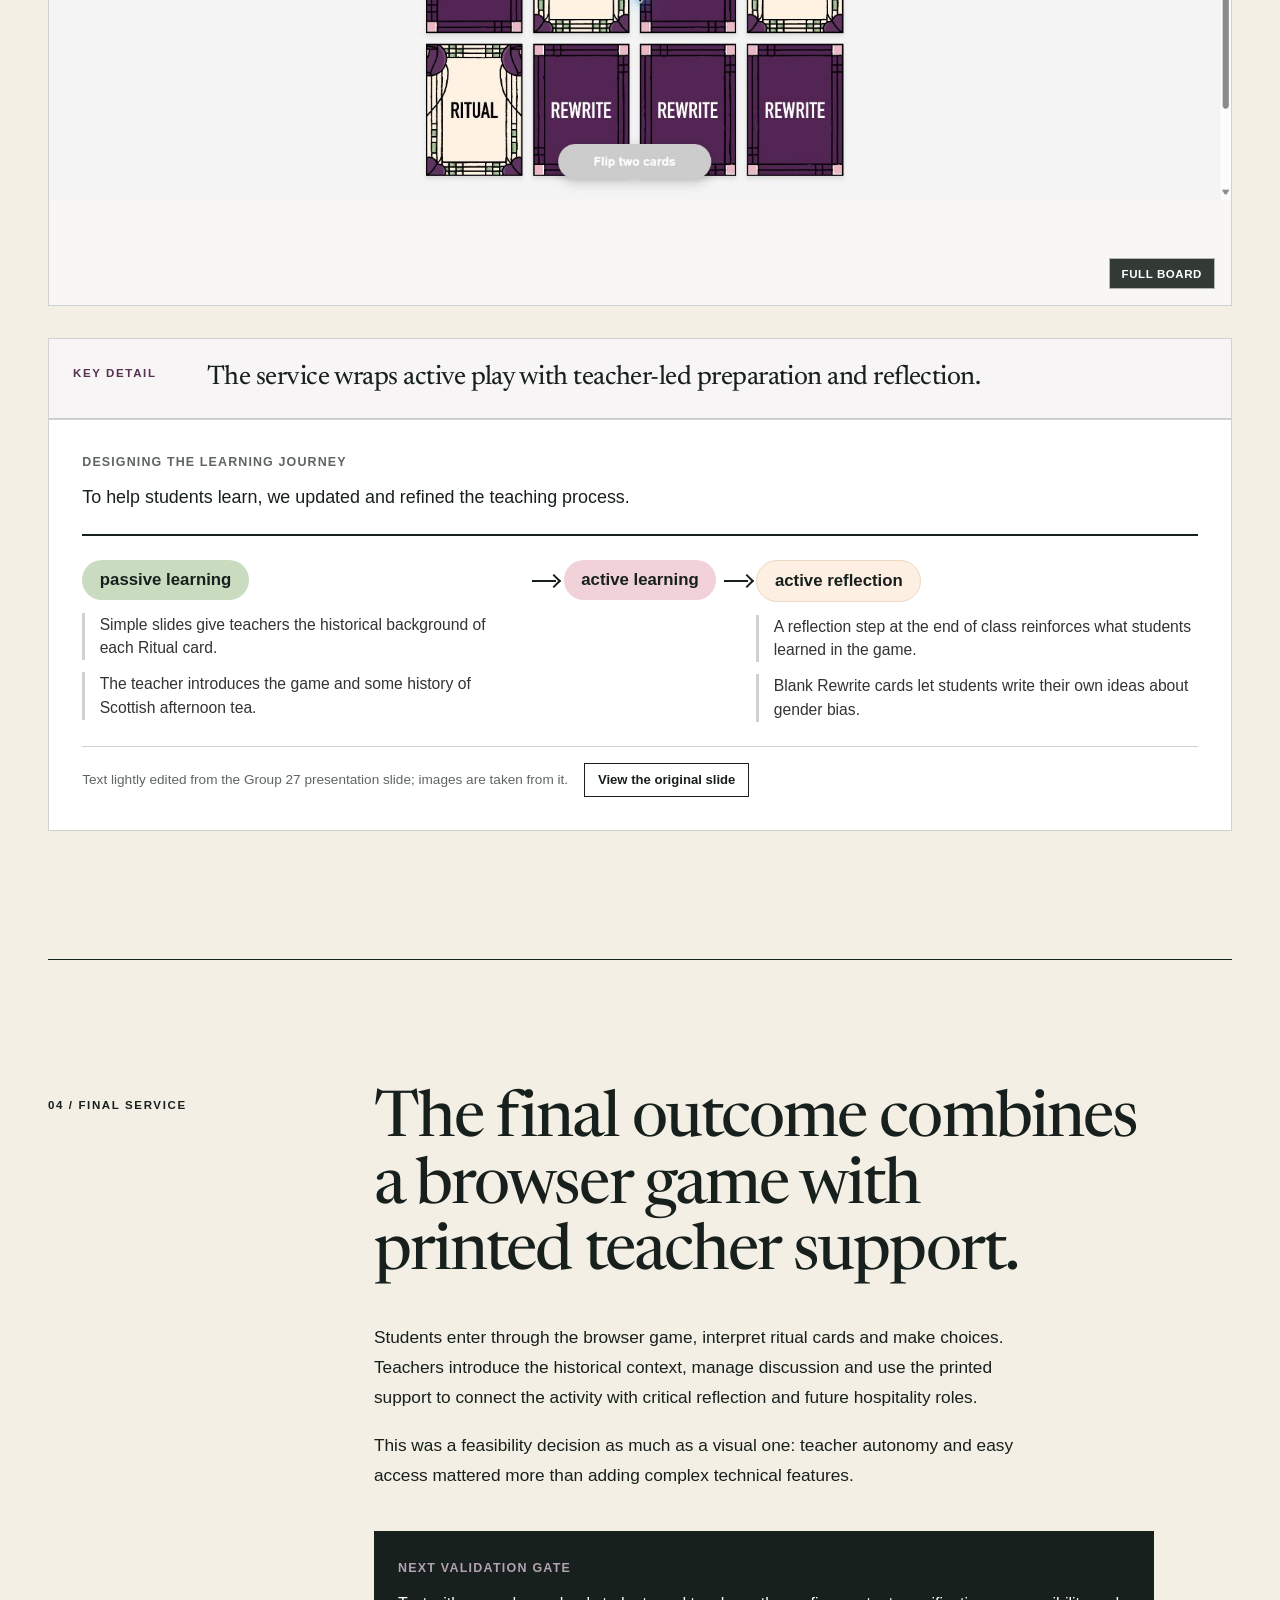
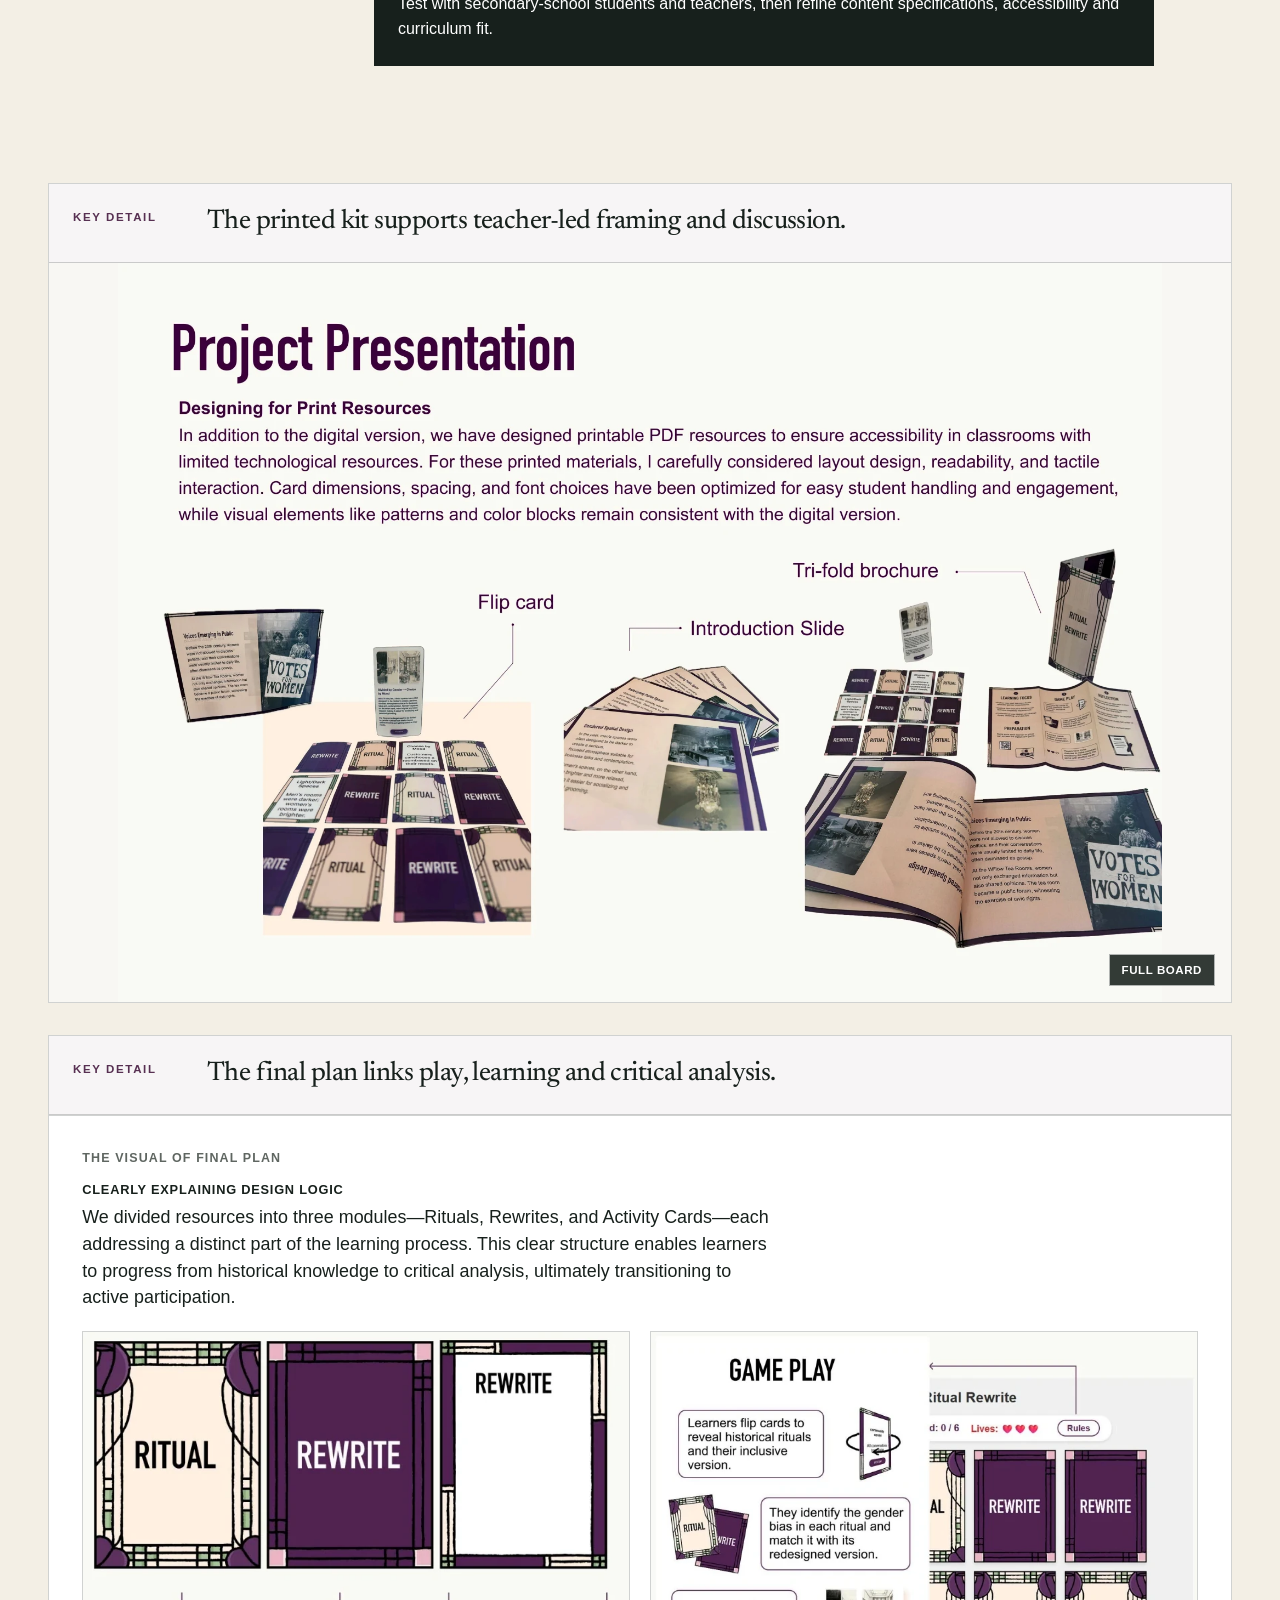
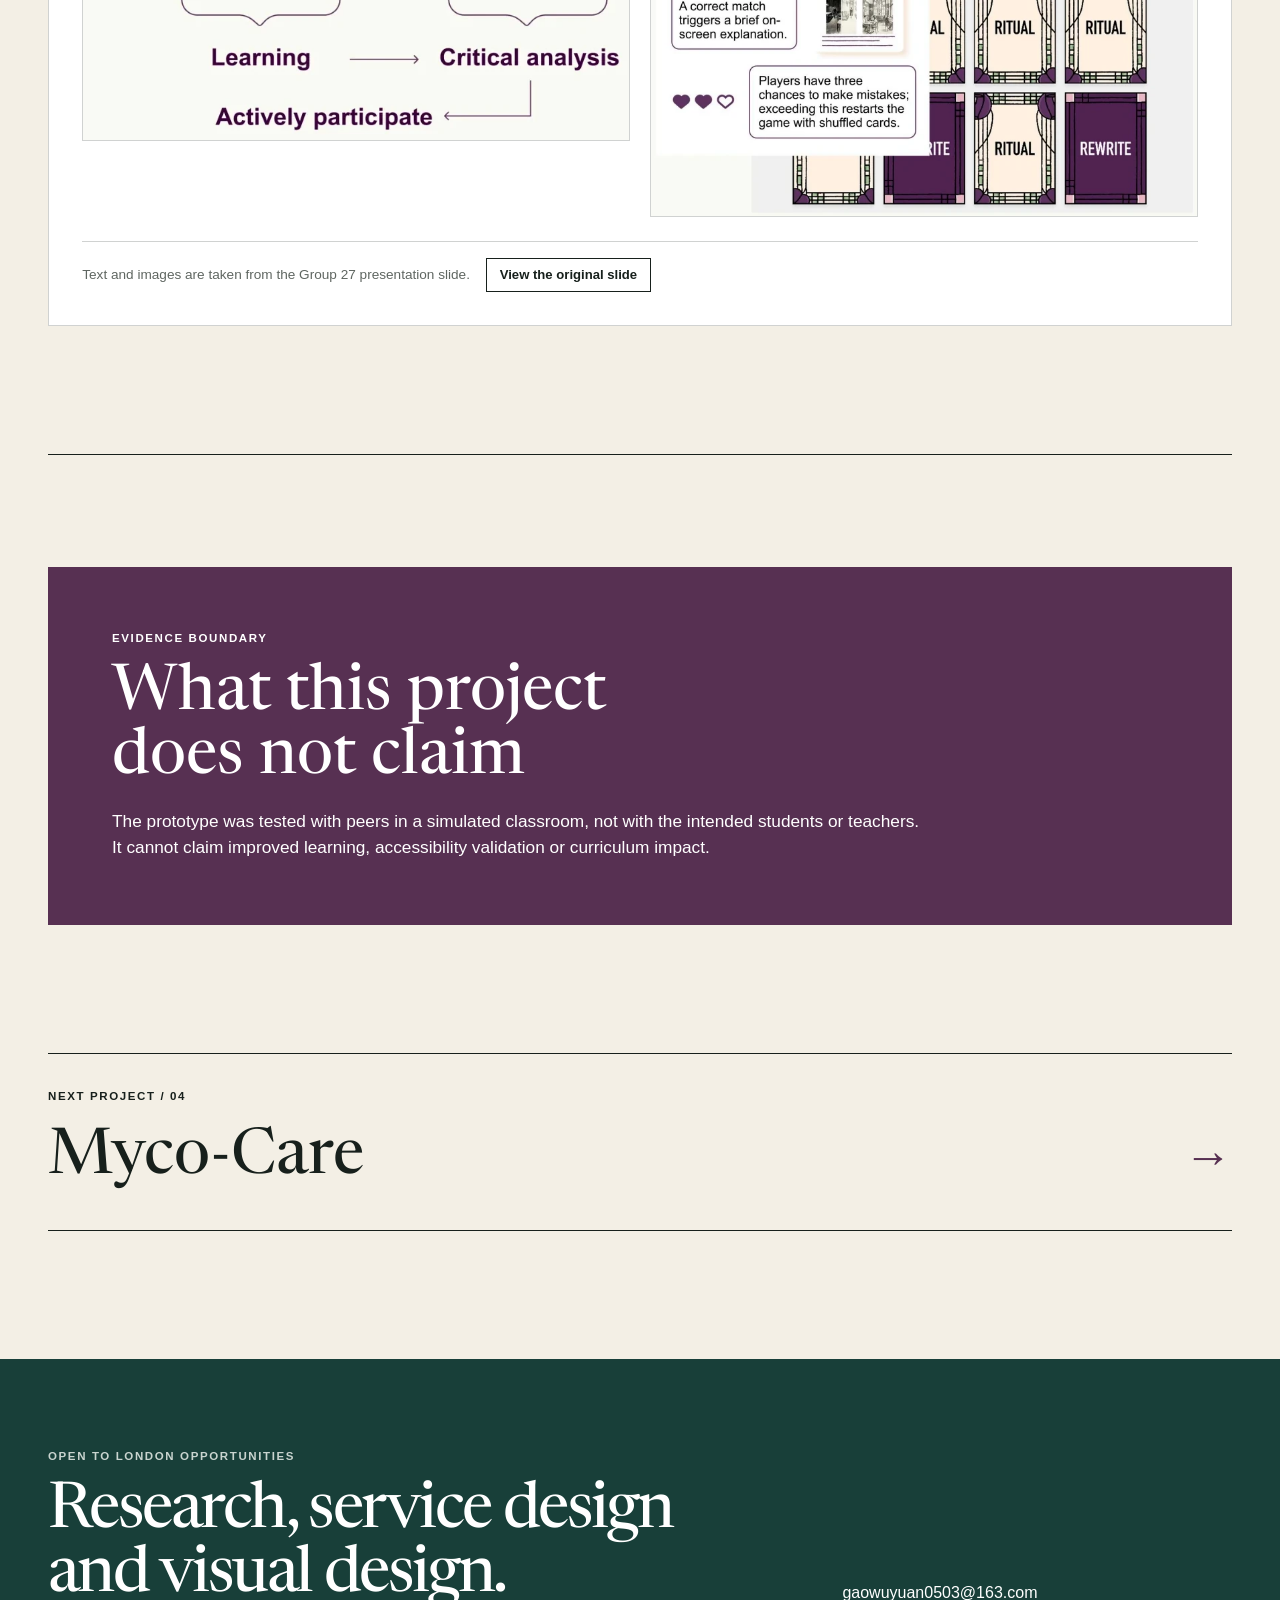
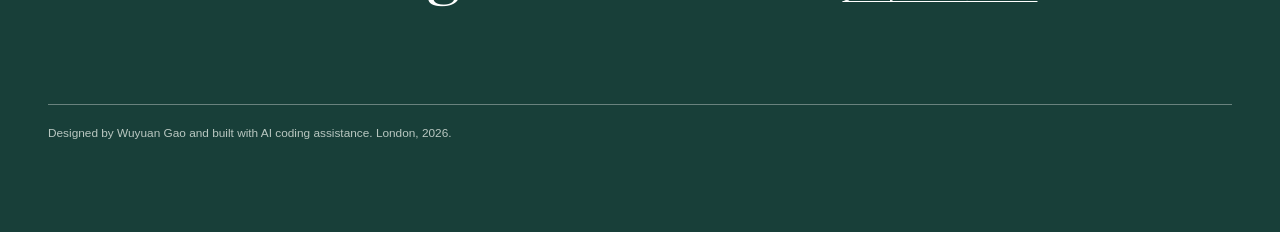
<file: work/ritual-rewrite/index.html>
<!doctype html>
<html lang="en"><head><meta charSet="utf-8"/><meta name="viewport" content="width=device-width, initial-scale=1"/><link rel="preload" as="image" href="../../assets/ritual-game-card.jpg"/><link rel="stylesheet" href="../../app/globals.css"/><title>Ritual Rewrite - Wuyuan Gao</title><meta name="description" content="A no-login browser game and printable teacher guide designed for short classroom sessions about gendered heritage."/><meta property="og:title" content="Wuyuan Gao - Service Designer"/><meta property="og:description" content="Evidence-led service design, interaction design and working prototypes."/><meta property="og:type" content="website"/><meta property="og:url" content="https://gaogaomyx.github.io/portfolio/work/ritual-rewrite/"/><meta property="og:image" content="https://gaogaomyx.github.io/portfolio/og.png"/><meta property="og:image:width" content="1200"/><meta property="og:image:height" content="630"/><meta name="twitter:card" content="summary_large_image"/><meta name="twitter:image" content="https://gaogaomyx.github.io/portfolio/og.png"/><meta name="twitter:title" content="Wuyuan Gao - Service Designer"/><meta name="twitter:description" content="Evidence-led service design, interaction design and working prototypes."/><meta name="twitter:image:width" content="1200"/><meta name="twitter:image:height" content="630"/><link rel="shortcut icon" href="../../favicon.svg"/><link rel="icon" href="../../favicon.svg"/>
</head><body><div class="site-shell" style="--project-accent:#573052"><a class="skip-link" href="#main">Skip to content</a><header class="site-header"><div class="site-header__inner"><a href="../../index.html" class="wordmark" aria-label="Wuyuan Gao home"><span>Wuyuan Gao</span><small>Design and research</small></a><nav class="site-nav" aria-label="Primary navigation"><a href="../../index.html#work">Work</a><a class="nav-visual" href="../../visual/index.html">Visual work</a><a class="nav-about" href="../../index.html#about">About</a><a class="nav-contact" href="mailto:gaowuyuan0503@163.com">Contact</a><a class="nav-download" href="../../Wuyuan-Gao-Portfolio.pdf" download="">PDF</a></nav></div></header><main id="main"><section class="case-hero page-frame"><div class="case-breadcrumb"><a href="../../index.html#work">Selected work</a><span>/</span><span>03</span></div><div class="case-hero__grid"><div><p class="eyebrow">Heritage learning service<!-- --> / <!-- -->2025</p><h1>Ritual Rewrite</h1></div><div class="case-outcome"><p>A browser game and a printable teacher guide for a short classroom session about gender roles and hidden work at the historic Willow Tea Rooms. It needs no login, so it runs on whatever a classroom has.</p><div class="link-row"><a class="text-link text-link--primary" href="https://gaogaomyx.github.io/Ritual-Rewrite/" target="_blank" rel="noreferrer">Open working game<span aria-hidden="true">↗</span></a></div></div></div><figure class="case-hero__figure"><button class="image-zoom-trigger  case-hero__zoom" type="button" aria-label="View larger image: Ritual Rewrite browser game showing a grid of Ritual and Rewrite cards, a match counter and three lives"><img src="../../assets/ritual-game-card.jpg" alt="Ritual Rewrite browser game showing a grid of Ritual and Rewrite cards, a match counter and three lives" loading="eager"/><span class="image-zoom-hint" aria-hidden="true">View larger</span></button></figure><dl class="case-facts"><div><dt>Role</dt><dd>Service Designer; built the browser game with AI coding assistance</dd></div><div><dt>Team</dt><dd>Five-person multidisciplinary team</dd></div><div><dt>Duration</dt><dd>Studio 1 project, 2025</dd></div><div><dt>Capabilities</dt><dd>Service design / Inclusive learning / Multidisciplinary collaboration / Interaction testing / Technical feasibility</dd></div></dl><nav class="case-brief" data-follow aria-label="Case study in brief"><a href="#step-01"><span>01 / Context and opportunity</span><strong>The service had to translate gendered heritage into a short classroom activity.</strong></a><a href="#step-02"><span>02 / Learning from failure</span><strong>Early prototype failures clarified the interaction requirements.</strong></a><a href="#step-03"><span>03 / My contribution</span><strong>I connected the classroom journey with the browser game.</strong></a><a href="#step-04"><span>04 / Final service</span><strong>The final outcome combines a browser game with printed teacher support.</strong></a></nav></section><article class="case-body page-frame"><section class="case-section" id="step-01"><div class="section-index"><p class="eyebrow">01 / Context and opportunity</p></div><div class="section-copy"><h2>The service had to translate gendered heritage into a short classroom activity.</h2><p>The project explored how gendered rituals and invisible labour associated with the historic Willow Tea Rooms could become meaningful learning for Scottish secondary students. It also needed to connect heritage interpretation with future careers in hospitality.</p><p>The challenge was not just to turn historical content into a game. The team had to balance conceptual depth, short attention windows, teacher workload, accessibility and device constraints.</p></div><div class="media-grid"><figure class="media-card"><figcaption class="media-card__lead"><span class="eyebrow">Key detail</span><strong>Group 27 framed the project as an educational resource for teenagers.</strong></figcaption><button class="image-zoom-trigger image-zoom-trigger--focused" type="button" aria-label="View larger image: Ritual Rewrite group presentation cover" style="--preview-scale:1.2;--preview-x:50%;--preview-y:48%"><img src="../../assets/ritual-title.webp" alt="Ritual Rewrite group presentation cover" loading="lazy"/><span class="image-zoom-hint" aria-hidden="true">Full board</span></button></figure><figure class="media-card"><figcaption class="media-card__lead"><span class="eyebrow">Key detail</span><strong>The journey exposed where teacher effort and student attention could fail.</strong></figcaption><div class="fig"><h3 class="fig-title">User journey map &middot; the teacher&rsquo;s lesson</h3><ol class="phases"><li>Efficient Prep</li><li>The Launch</li><li>Observation</li><li>Guided Reflection</li><li>Wrap-Up</li></ol><div class="mapx mapx--wide"><button class="image-zoom-trigger image-zoom-trigger--natural iterx-shot" type="button" aria-label="View larger image: Customer journey map for a teacher: five phases with feelings, actions, opportunities and pain points"><img src="../../assets/ritual-map.webp" alt="Customer journey map for a teacher: five phases with feelings, actions, opportunities and pain points" loading="lazy"/></button><div><p class="fig-label">Pain points</p><ul class="ftest2-find ftest2-find--sm"><li>Need to ensure the classroom projector works for the QR code.</li><li>Some students might have trouble scanning or loading the page.</li><li>Ensuring the discussion stays focused on design and bias, not just historical trivia.</li></ul><details class="fig-details"><summary>Opportunities</summary><ul class="fig-list"><li>The low physical footprint (one sheet of paper) makes the lesson highly repeatable and easy to store.</li><li>The single-sheet guide acts as a &quot;cheat sheet,&quot; reducing cognitive load for busy teachers.</li><li>The teacher transitions from &quot;instructor&quot; to &quot;facilitator,&quot; observing learning in real-time.</li><li>The printed guide ensures the lesson lands on the educational goals, not just &quot;fun time.&quot;</li></ul></details></div></div><p class="fig-source"><span>Text and images are taken from the Group 27 presentation slide.</span><button class="image-zoom-trigger fig-orig" type="button" aria-label="View larger image: Current journey map for the classroom learning experience"><img src="../../assets/ritual-journey.webp" alt="Current journey map for the classroom learning experience" loading="lazy"/>View the original slide</button></p></div></figure></div></section><section class="case-section" id="step-02"><div class="section-index"><p class="eyebrow">02 / Learning from failure</p></div><div class="section-copy"><h2>Early prototype failures clarified the interaction requirements.</h2><p>A physical Tea-Time Bias Bingo activity failed because its categories were interpreted inconsistently. An early digital health-point mechanic created urgency but could overwhelm the learning purpose. Long historical paragraphs could not simply be transferred into short cards.</p><p>The failures showed that the team needed enough tension to prompt discussion, while still allowing students to pause, read and interpret. Content length, tone and interaction purpose had to become part of the service specification.</p></div><div class="media-grid"><figure class="media-card"><figcaption class="media-card__lead"><span class="eyebrow">Key detail</span><strong>The initial concept was too abstract, too complex for a short session and too difficult for teachers to run.</strong></figcaption><div class="fig"><h3 class="fig-title">Limitation of initial concept</h3><p class="fig-intro">The concept lacked clarity in communicating gender issues.</p><ul class="verdicts"><li>Too abstract</li><li>Not suitable for classroom</li><li>Hard to understand gender meaning</li></ul><ol class="acts acts--plain"><li class="act"><button class="image-zoom-trigger image-zoom-trigger--natural iterx-shot" type="button" aria-label="View larger image: Card system sketch from the initial concept"><img src="../../assets/ritual-lim-1.webp" alt="Card system sketch from the initial concept" loading="lazy"/></button><p><span class="fig-label">card system</span>Students do not have the attention to think about tea culture.</p></li><li class="act"><button class="image-zoom-trigger image-zoom-trigger--natural iterx-shot" type="button" aria-label="View larger image: Icon set from the initial concept"><img src="../../assets/ritual-lim-2.webp" alt="Icon set from the initial concept" loading="lazy"/></button><p><span class="fig-label">icon set</span>Too many card types</p></li><li class="act"><button class="image-zoom-trigger image-zoom-trigger--natural iterx-shot" type="button" aria-label="View larger image: Choice flow diagram from the initial concept"><img src="../../assets/ritual-lim-3.webp" alt="Choice flow diagram from the initial concept" loading="lazy"/></button><p><span class="fig-label">choice flow</span>Gameplay is overly complex</p></li><li class="act"><button class="image-zoom-trigger image-zoom-trigger--natural iterx-shot" type="button" aria-label="View larger image: Service map from the initial concept"><img src="../../assets/ritual-lim-4.webp" alt="Service map from the initial concept" loading="lazy"/></button><p><span class="fig-label">service map</span>The process is too lengthy</p></li></ol><p class="fig-source"><span>Text lightly edited from the Group 27 presentation slide; images are taken from it.</span><button class="image-zoom-trigger fig-orig" type="button" aria-label="View larger image: Limitations of the initial Ritual Rewrite concept"><img src="../../assets/ritual-initial-limit.webp" alt="Limitations of the initial Ritual Rewrite concept" loading="lazy"/>View the original slide</button></p></div></figure><figure class="media-card"><figcaption class="media-card__lead"><span class="eyebrow">Key detail</span><strong>Visualisation, clearer targets and controlled challenge improved the interaction.</strong></figcaption><div class="fig"><h3 class="fig-title">Iteration: enhancing engagement &amp; clarity</h3><ol class="iterx"><li class="iterx-row"><div class="iterx-head"><span class="ins2-n" aria-hidden="true">1</span><div><strong>Increase visualization</strong></div></div><div class="iterx-shots"><button class="image-zoom-trigger image-zoom-trigger--natural iterx-shot" type="button" aria-label="View larger image: A text-only bias and fix card becomes a card with historical illustrations"><img src="../../assets/ritual-it-1.webp" alt="A text-only bias and fix card becomes a card with historical illustrations" loading="lazy"/></button></div></li><li class="iterx-row"><div class="iterx-head"><span class="ins2-n" aria-hidden="true">2</span><div><strong>Enhance the game&rsquo;s challenge</strong></div></div><div class="iterx-shots"><button class="image-zoom-trigger image-zoom-trigger--natural iterx-shot" type="button" aria-label="View larger image: One life and an immediate fail screen become three lives on the card grid"><img src="../../assets/ritual-it-2.webp" alt="One life and an immediate fail screen become three lives on the card grid" loading="lazy"/></button></div></li></ol><p class="fig-source"><span>Text and images are taken from the Group 27 presentation slide.</span><button class="image-zoom-trigger fig-orig" type="button" aria-label="View larger image: Iteration from text-heavy cards and binary failure to clearer game states"><img src="../../assets/ritual-iteration.webp" alt="Iteration from text-heavy cards and binary failure to clearer game states" loading="lazy"/>View the original slide</button></p></div></figure></div></section><section class="case-section" id="step-03"><div class="section-index"><p class="eyebrow">03 / My contribution</p></div><div class="section-copy"><h2>I connected the classroom journey with the browser game.</h2><p>I helped design the teacher launch-stage journey and reject mechanics that did not fit the learning context, and I built the HTML and JavaScript game with AI coding assistance.</p><p>Browser testing revealed service-design issues. Fast-click, touch-and-scroll and score-overflow failures showed how quickly the experience could lose its learning purpose. I translated those failures into interaction rules and argued for a lightweight no-login web route instead of a Unity-only experience.</p><ul class="evidence-list"><li>Teacher launch and reflection moments were treated as part of the service.</li><li>The browser game reduced account, installation and device barriers.</li><li>A printable guide gave teachers control over framing and discussion.</li></ul></div><div class="media-grid"><figure class="media-card"><figcaption class="media-card__lead"><span class="eyebrow">Key detail</span><strong>The browser prototype runs without accounts or specialist installation.</strong></figcaption><button class="image-zoom-trigger image-zoom-trigger--focused" type="button" aria-label="View larger image: Ritual Rewrite working browser game" style="--preview-scale:1.1;--preview-x:50%;--preview-y:50%"><img src="../../assets/ritual-game.png" alt="Ritual Rewrite working browser game" loading="lazy"/><span class="image-zoom-hint" aria-hidden="true">Full board</span></button></figure><figure class="media-card"><figcaption class="media-card__lead"><span class="eyebrow">Key detail</span><strong>The service wraps active play with teacher-led preparation and reflection.</strong></figcaption><div class="fig"><h3 class="fig-title">Designing the learning journey</h3><p class="fig-intro">To help students learn, we updated and refined the teaching process.</p><ol class="loop"><li><span class="loop-dot loop-dot--a">passive learning</span><p>Simple slides give teachers the historical background of each Ritual card.</p><p>The teacher introduces the game and some history of Scottish afternoon tea.</p></li><li><span class="loop-dot loop-dot--b">active learning</span></li><li><span class="loop-dot loop-dot--c">active reflection</span><p>A reflection step at the end of class reinforces what students learned in the game.</p><p>Blank Rewrite cards let students write their own ideas about gender bias.</p></li></ol><p class="fig-source"><span>Text lightly edited from the Group 27 presentation slide; images are taken from it.</span><button class="image-zoom-trigger fig-orig" type="button" aria-label="View larger image: Teacher-led launch, game and reflection service journey"><img src="../../assets/ritual-service-journey.webp" alt="Teacher-led launch, game and reflection service journey" loading="lazy"/>View the original slide</button></p></div></figure></div></section><section class="case-section" id="step-04"><div class="section-index"><p class="eyebrow">04 / Final service</p></div><div class="section-copy"><h2>The final outcome combines a browser game with printed teacher support.</h2><p>Students enter through the browser game, interpret ritual cards and make choices. Teachers introduce the historical context, manage discussion and use the printed support to connect the activity with critical reflection and future hospitality roles.</p><p>This was a feasibility decision as much as a visual one: teacher autonomy and easy access mattered more than adding complex technical features.</p><aside class="case-callout"><strong>Next validation gate</strong><p>Test with secondary-school students and teachers, then refine content specifications, accessibility and curriculum fit.</p></aside></div><div class="media-grid"><figure class="media-card"><figcaption class="media-card__lead"><span class="eyebrow">Key detail</span><strong>The printed kit supports teacher-led framing and discussion.</strong></figcaption><button class="image-zoom-trigger image-zoom-trigger--focused" type="button" aria-label="View larger image: Printable teacher and game support materials for Ritual Rewrite" style="--preview-scale:1.22;--preview-x:50%;--preview-y:50%"><img src="../../assets/ritual-kit.webp" alt="Printable teacher and game support materials for Ritual Rewrite" loading="lazy"/><span class="image-zoom-hint" aria-hidden="true">Full board</span></button></figure><figure class="media-card"><figcaption class="media-card__lead"><span class="eyebrow">Key detail</span><strong>The final plan links play, learning and critical analysis.</strong></figcaption><div class="fig"><h3 class="fig-title">The visual of final plan</h3><p class="fig-intro"><b>Clearly Explaining Design Logic</b> We divided resources into three modules&mdash;Rituals, Rewrites, and Activity Cards&mdash;each addressing a distinct part of the learning process. This clear structure enables learners to progress from historical knowledge to critical analysis, ultimately transitioning to active participation.</p><div class="plan2"><button class="image-zoom-trigger image-zoom-trigger--natural iterx-shot" type="button" aria-label="View larger image: Ritual, Rewrite and blank Rewrite cards: learning, critical analysis, actively participate"><img src="../../assets/ritual-plan-1.webp" alt="Ritual, Rewrite and blank Rewrite cards: learning, critical analysis, actively participate" loading="lazy"/></button><button class="image-zoom-trigger image-zoom-trigger--natural iterx-shot" type="button" aria-label="View larger image: Game play: flip cards, match each ritual with its redesigned version, read the explanation, three chances"><img src="../../assets/ritual-plan-2.webp" alt="Game play: flip cards, match each ritual with its redesigned version, read the explanation, three chances" loading="lazy"/></button></div><p class="fig-source"><span>Text and images are taken from the Group 27 presentation slide.</span><button class="image-zoom-trigger fig-orig" type="button" aria-label="View larger image: Final Ritual Rewrite learning and critical analysis loop"><img src="../../assets/ritual-final-plan.webp" alt="Final Ritual Rewrite learning and critical analysis loop" loading="lazy"/>View the original slide</button></p></div></figure></div></section><section class="evidence-boundary"><p class="eyebrow">Evidence boundary</p><h2>What this project does not claim</h2><p>The prototype was tested with peers in a simulated classroom, not with the intended students or teachers. It cannot claim improved learning, accessibility validation or curriculum impact.</p></section></article><a href="../../work/myco-care/index.html" class="next-project"><span class="eyebrow">Next project / <!-- -->04</span><strong>Myco-Care</strong><span aria-hidden="true">→</span></a></main><footer class="site-footer" id="contact"><div><p class="eyebrow eyebrow--light">Open to London opportunities</p><h2>Research, service design and visual design.</h2></div><div class="footer-links"><a href="mailto:gaowuyuan0503@163.com">gaowuyuan0503@163.com</a></div><p class="footer-note">Designed by Wuyuan Gao and built with AI coding assistance. London, 2026.</p></footer></div><script src="../../local-viewer.js" defer></script></body></html>
</file>
<file: app/globals.css>
@font-face {
  font-family: "Newsreader";
  font-style: normal;
  font-weight: 200 800;
  font-display: swap;
  src: url("./fonts/newsreader-latin-opsz-normal.woff2") format("woff2");
}
@font-face {
  font-family: "Newsreader";
  font-style: italic;
  font-weight: 200 800;
  font-display: swap;
  src: url("./fonts/newsreader-latin-opsz-italic.woff2") format("woff2");
}
:root {
  --paper: #f3efe5;
  --paper-deep: #e6e0d3;
  --ink: #17201c;
  --muted: #606862;
  --green: #183f39;
  --rust: #c66547;
  --rule: rgba(23, 32, 28, 0.2);
  --project-accent: #315d52;
  --font-display: "Newsreader", "Iowan Old Style", Baskerville, "Times New Roman", serif;
  --font-body: Aptos, "Segoe UI", Arial, sans-serif;
  --ease-out: cubic-bezier(0.23, 1, 0.32, 1);
}

* { box-sizing: border-box; }
html { scroll-behavior: smooth; scrollbar-color: rgba(23, 32, 28, 0.4) transparent; accent-color: var(--green); }
h1, h2, h3, blockquote { text-wrap: balance; }
.case-hero h1 { text-wrap: normal; }
p, li, dd { text-wrap: pretty; }
[id] { scroll-margin-top: 96px; }
html, body { max-width: 100%; overflow-x: clip; }
body {
  margin: 0;
  background: var(--paper);
  color: var(--ink);
  font-family: var(--font-body);
  font-size: 16px;
  line-height: 1.55;
  text-rendering: optimizeLegibility;
}
a { color: inherit; text-decoration-thickness: 1px; text-underline-offset: 0.2em; }
a:focus-visible, button:focus-visible { outline: 3px solid var(--rust); outline-offset: 4px; }
img { display: block; max-width: 100%; }
::selection { background: var(--rust); color: white; }

.site-shell { min-height: 100vh; }
.page-frame { width: min(1320px, calc(100% - 96px)); margin-inline: auto; }
.eyebrow {
  margin: 0 0 1rem;
  font-size: 0.72rem;
  font-weight: 700;
  letter-spacing: 0.14em;
  line-height: 1.3;
  text-transform: uppercase;
}
.eyebrow--light { color: #c9d4cf; }

.site-header {
  position: sticky;
  z-index: 30;
  top: 0;
  background: rgba(243, 239, 229, 0.96);
  border-bottom: 1px solid var(--rule);
}
.site-header__inner {
  width: min(1320px, calc(100% - 96px));
  min-height: 78px;
  margin-inline: auto;
  display: flex;
  align-items: center;
  justify-content: space-between;
  gap: 2rem;
}
.wordmark { display: flex; align-items: baseline; gap: 0.7rem; text-decoration: none; }
.wordmark span { font-family: var(--font-display); font-size: 1.35rem; font-weight: 700; }
.wordmark small { color: var(--muted); font-size: 0.72rem; letter-spacing: 0.09em; text-transform: uppercase; }
.site-nav { display: flex; align-items: center; gap: clamp(1rem, 2.5vw, 2.4rem); font-size: 0.82rem; font-weight: 650; }
.site-nav a { display: inline-flex; align-items: center; min-height: 2rem; text-decoration: none; }
.skip-link { position: absolute; left: 1rem; top: -5rem; z-index: 200; padding: 0.7rem 1rem; background: var(--ink); color: #fff; font-size: 0.85rem; font-weight: 700; text-decoration: none; }
.skip-link:focus { top: 1rem; }
.site-nav a:hover { text-decoration: underline; }
.nav-download { padding: 0.55rem 0.8rem; border: 1px solid var(--ink); }

.home-hero { padding: 3.3rem 0 0; }
.hero-kicker { display: flex; align-items: center; gap: 0.6rem; color: var(--muted); font-size: 0.78rem; letter-spacing: 0.08em; text-transform: uppercase; }
.status-dot { width: 0.52rem; height: 0.52rem; border-radius: 50%; background: #3d8064; box-shadow: 0 0 0 4px rgba(61, 128, 100, 0.13); }
.home-hero__grid {
  display: grid;
  grid-template-columns: minmax(0, 1.75fr) minmax(300px, 0.75fr);
  gap: clamp(3rem, 7vw, 7rem);
  align-items: end;
  padding: 5.5rem 0 4.5rem;
}
.home-hero h1 {
  max-width: 940px;
  margin: 0;
  font-family: var(--font-display);
  font-size: clamp(3.2rem, 6.2vw, 6rem);
  font-weight: 440;
  letter-spacing: -0.035em;
  line-height: 0.94;
}
.home-hero h1 em { color: var(--green); font-weight: 440; }
.home-intro { border-top: 4px solid var(--rust); padding-top: 1.6rem; }
.home-intro > p { margin: 0 0 1rem; font-size: clamp(1.02rem, 1.45vw, 1.28rem); line-height: 1.55; }
.hero-actions { display: flex; flex-wrap: wrap; gap: 0.7rem; padding-top: 1rem; }
.button { display: inline-flex; align-items: center; justify-content: center; min-height: 44px; padding: 0.72rem 1rem; text-decoration: none; font-size: 0.8rem; font-weight: 700; transition: transform 160ms var(--ease-out), background-color 160ms ease, color 160ms ease; }
.button--dark { background: var(--ink); color: white; }
.button--line { border: 1px solid var(--ink); }
@media (hover: hover) and (pointer: fine) {
  .button--dark:hover { background: var(--green); }
  .button--line:hover, .nav-download:hover { background: var(--ink); color: var(--paper); }
  .site-nav a.nav-download:hover { text-decoration: none; }
  .project-card h3 a:hover { color: var(--project-accent); }
  .text-link:hover span[aria-hidden] { transform: translateX(3px); }
}
.button:active, .nav-download:active { transform: scale(0.97); }
.nav-download { transition: transform 160ms var(--ease-out), background-color 160ms ease, color 160ms ease; }
.project-card h3 a { transition: color 160ms ease; }
.text-link span[aria-hidden] { display: inline-block; transition: transform 200ms var(--ease-out); }
.capability-rail {
  display: grid;
  grid-template-columns: repeat(5, 1fr);
  border-top: 1px solid var(--ink);
  border-bottom: 1px solid var(--ink);
}
.capability-rail span { padding: 1rem 0.8rem; border-right: 1px solid var(--rule); font-size: 0.75rem; font-weight: 650; text-align: center; }
.capability-rail span:last-child { border-right: 0; }

.work-section { padding: 10rem 0 8rem; }
.section-heading { display: grid; grid-template-columns: 1fr 2fr; gap: 3rem; align-items: start; margin-bottom: 4rem; }
.section-heading h2 { max-width: 850px; margin: 0; font-family: var(--font-display); font-size: clamp(2.6rem, 4.8vw, 5rem); font-weight: 440; letter-spacing: -0.03em; line-height: 1.04; }
.project-list { border-top: 1px solid var(--ink); }
.project-card { padding: 4.5rem 0 5rem; border-bottom: 1px solid var(--ink); }
.project-card__image {
  display: block;
  aspect-ratio: 16 / 9;
  overflow: hidden;
  background: color-mix(in srgb, var(--project-accent) 12%, white);
  text-decoration: none;
}
.project-card__image img { width: 100%; height: 100%; object-fit: cover; object-position: top; transition: transform 400ms var(--ease-out); }
@media (hover: hover) and (pointer: fine) {
  .project-card__image:hover img { transform: scale(1.015); }
}
.project-card__copy { display: grid; grid-template-columns: 1fr 7fr; gap: 2rem; padding-top: 2rem; }
.project-number { margin: 0; font-variant-numeric: lining-nums tabular-nums; font-family: var(--font-display); font-size: 3rem; line-height: 1; color: var(--project-accent); }
.project-card h3, .systems-card h3 { margin: 0 0 0.9rem; font-family: var(--font-display); font-size: clamp(2.1rem, 4vw, 4.4rem); font-weight: 440; letter-spacing: -0.035em; line-height: 1; }
.project-card h3 a { text-decoration: none; }
.project-card__copy > div > p:not(.eyebrow):not(.capability-line) { max-width: 740px; margin: 0 0 1rem; font-size: 1.12rem; }
.capability-line { max-width: 900px; color: var(--muted); font-size: 0.78rem; }
.text-link { display: inline-flex; gap: 0.45rem; align-items: center; padding-block: 0.3rem; font-size: 0.82rem; font-weight: 700; }
.text-link--primary { color: var(--project-accent); }
.systems-card {
  display: grid;
  grid-template-columns: minmax(280px, 0.8fr) minmax(420px, 1.2fr);
  min-height: 520px;
  margin-top: 6rem;
  background: var(--ink);
  color: white;
}
.systems-card > div { display: flex; flex-direction: column; justify-content: center; padding: clamp(2rem, 5vw, 5rem); }
.systems-card > div > p:not(.eyebrow) { color: #d2d8d4; }
.systems-card .text-link { color: #f3b69f; }
.systems-card__image { overflow: hidden; }
.systems-card__image img { width: 100%; height: 100%; object-fit: cover; }

.about-section { padding: 8rem 0 10rem; border-top: 1px solid var(--ink); }
.section-heading--about { margin-bottom: 5rem; }
.about-grid { display: grid; grid-template-columns: 1fr 1.3fr; gap: clamp(3rem, 8vw, 8rem); }
.about-lead p { margin-top: 0; font-family: var(--font-display); font-size: clamp(1.55rem, 2.6vw, 2.5rem); line-height: 1.25; }
.timeline { border-top: 1px solid var(--ink); }
.timeline article { display: grid; grid-template-columns: 110px 1fr; column-gap: 1.5rem; padding: 1.5rem 0; border-bottom: 1px solid var(--rule); }
.timeline span { grid-row: 1 / span 2; font-variant-numeric: tabular-nums; color: var(--muted); font-size: 0.72rem; text-transform: uppercase; letter-spacing: 0.08em; }
.timeline h3 { margin: 0; font-size: 1rem; }
.timeline p { margin: 0.35rem 0 0; color: var(--muted); }
.availability-note { display: grid; grid-template-columns: 1fr 2fr; gap: 3rem; margin-top: 5rem; padding: 1.5rem 0; border-top: 1px solid var(--ink); border-bottom: 1px solid var(--ink); }
.availability-note span { font-size: 0.72rem; font-weight: 700; text-transform: uppercase; letter-spacing: 0.12em; }
.availability-note p { margin: 0; font-size: 1.05rem; }

.case-hero { padding: 3rem 0 6rem; }
.case-breadcrumb { display: flex; align-items: center; gap: 0.55rem; color: var(--muted); font-size: 0.78rem; }
.case-breadcrumb a { display: inline-flex; align-items: center; min-height: 1.75rem; }
.case-hero__grid { display: grid; grid-template-columns: 1.25fr 0.75fr; gap: clamp(3rem, 8vw, 8rem); align-items: end; padding: 5rem 0 3rem; }
.case-hero h1 { margin: 0; font-family: var(--font-display); font-size: clamp(4rem, 8.5vw, 6rem); font-weight: 440; letter-spacing: -0.04em; line-height: 0.94; }
.case-outcome { border-left: 4px solid var(--project-accent); padding-left: 1.5rem; }
.case-outcome > p { margin-top: 0; font-family: var(--font-display); font-size: clamp(1.4rem, 2vw, 2.05rem); line-height: 1.28; }
.link-row { display: flex; flex-direction: column; align-items: flex-start; gap: 0.2rem; }
.case-hero__figure { margin: 0; aspect-ratio: 16 / 9; overflow: hidden; background: color-mix(in srgb, var(--project-accent) 10%, white); border: 1px solid var(--rule); }
.case-hero__zoom { width: 100%; height: 100%; }
.case-hero__zoom img { width: 100%; height: 100%; object-fit: cover; object-position: top; }
.case-facts { display: grid; grid-template-columns: 1fr 1fr 1fr 2fr; margin: 0; border-bottom: 1px solid var(--ink); }
.case-facts div { padding: 1.4rem 1.4rem 1.4rem 0; border-right: 1px solid var(--rule); }
.case-facts div + div { padding-left: 1.4rem; }
.case-facts div:last-child { border-right: 0; }
.case-facts dt { margin-bottom: 0.5rem; color: var(--muted); font-size: 0.68rem; font-weight: 700; text-transform: uppercase; letter-spacing: 0.1em; }
.case-facts dd { margin: 0; font-size: 0.88rem; }

.case-brief { display: grid; grid-auto-flow: column; grid-auto-columns: minmax(0, 1fr); border-bottom: 1px solid var(--ink); }
.case-brief a { display: flex; flex-direction: column; gap: 0.75rem; padding: 1.6rem 1.4rem 1.9rem 0; border-right: 1px solid var(--rule); text-decoration: none; }
.case-brief a + a { padding-left: 1.4rem; }
.case-brief a:last-child { border-right: 0; padding-right: 0; }
.case-brief span { color: var(--muted); font-size: 0.68rem; font-weight: 700; letter-spacing: 0.1em; text-transform: uppercase; }
.case-brief strong { font-family: var(--font-display); font-size: clamp(1.15rem, 1.5vw, 1.4rem); font-weight: 440; letter-spacing: -0.01em; line-height: 1.22; text-wrap: pretty; transition: color 160ms ease; }
@media (hover: hover) and (pointer: fine) { .case-brief a:hover strong { color: var(--project-accent); } }

.case-body { padding-bottom: 8rem; }
.case-section { display: grid; grid-template-columns: minmax(145px, 0.45fr) minmax(0, 1.55fr); gap: clamp(2rem, 6vw, 6rem); padding: 8rem 0; border-bottom: 1px solid var(--ink); }
.section-index { padding-top: 0.6rem; }
.section-copy h2 { max-width: 930px; margin: 0 0 2.2rem; font-family: var(--font-display); font-size: clamp(2.6rem, 5vw, 5.4rem); font-weight: 440; letter-spacing: -0.03em; line-height: 1.04; }
.section-copy > p { max-width: 68ch; margin: 0 0 1.2rem; font-size: 1.08rem; line-height: 1.72; }
.section-copy blockquote { max-width: 820px; margin: 3rem 0 0; padding: 1.8rem 0 1.8rem 2rem; border-left: 5px solid var(--project-accent); font-family: var(--font-display); font-size: clamp(1.8rem, 3.2vw, 3.5rem); line-height: 1.15; }
.evidence-list { max-width: 780px; margin: 2rem 0 0; padding: 0; list-style: none; counter-reset: evidence; border-top: 1px solid var(--rule); }
.evidence-list li { position: relative; padding: 1rem 0 1rem 2.2rem; border-bottom: 1px solid var(--rule); counter-increment: evidence; }
.evidence-list li::before { content: counter(evidence, decimal-leading-zero); position: absolute; left: 0; color: var(--project-accent); font-size: 0.72rem; font-weight: 700; }
.case-callout { max-width: 780px; margin-top: 2.5rem; padding: 1.5rem; background: var(--ink); color: white; }
.case-callout strong { color: color-mix(in srgb, var(--project-accent) 45%, white); font-size: 0.78rem; text-transform: uppercase; letter-spacing: 0.1em; }
.case-callout p { margin: 0.8rem 0 0; }
.media-grid { grid-column: 1 / -1; display: grid; grid-template-columns: minmax(0, 1fr); gap: 2rem; margin-top: 2.5rem; }
.media-card { margin: 0; overflow: hidden; background: #fff; border: 1px solid var(--rule); }
.media-card--wide { grid-column: 1 / -1; }
.media-card__lead { display: grid; grid-template-columns: 110px minmax(0, 1fr); gap: 1.5rem; align-items: start; padding: 1.4rem 1.5rem 1.5rem; border-bottom: 1px solid var(--rule); background: color-mix(in srgb, var(--project-accent) 5%, white); }
.media-card__lead .eyebrow { margin: 0.25rem 0 0; color: var(--project-accent); }
.media-card__lead strong { max-width: 900px; font-family: var(--font-display); font-size: clamp(1.35rem, 2.1vw, 2.2rem); font-weight: 440; letter-spacing: -0.02em; line-height: 1.18; }
.media-card .image-zoom-trigger { width: 100%; aspect-ratio: 16 / 10; }
.media-card .image-zoom-trigger img { width: 100%; height: 100%; object-fit: contain; background: #f8f7f3; }
.media-card .image-zoom-trigger--natural { aspect-ratio: auto; }
.media-card .image-zoom-trigger--natural img { height: auto; background: #fff; }

.image-zoom-trigger { position: relative; display: block; padding: 0; overflow: hidden; border: 0; border-radius: 0; background: #f8f7f3; color: inherit; cursor: zoom-in; text-align: left; }
.image-zoom-trigger::after { position: absolute; inset: 0; border: 2px solid transparent; content: ""; pointer-events: none; transition: border-color 180ms ease, background 180ms ease; }
.image-zoom-trigger:hover::after { border-color: color-mix(in srgb, var(--project-accent) 72%, white); background: color-mix(in srgb, var(--project-accent) 4%, transparent); }
.image-zoom-trigger:focus-visible { outline: 3px solid var(--project-accent); outline-offset: 4px; }
.image-zoom-trigger--focused img { object-fit: cover; object-position: var(--preview-x) var(--preview-y); transform: scale(var(--preview-scale)); transform-origin: var(--preview-x) var(--preview-y); }
.image-zoom-hint { position: absolute; right: 1rem; bottom: 1rem; padding: 0.55rem 0.75rem; border: 1px solid rgba(255,255,255,0.62); background: rgba(23,32,28,0.88); color: #fff; font-size: 0.72rem; font-weight: 700; letter-spacing: 0.05em; text-transform: uppercase; backdrop-filter: blur(8px); }

.image-lightbox { position: fixed; z-index: 1000; inset: 0; display: grid; grid-template-rows: auto minmax(0, 1fr); padding: 1rem; background: rgba(10,14,12,0.96); color: #fff; opacity: 1; transition: opacity 200ms var(--ease-out); }
@starting-style { .image-lightbox { opacity: 0; } }
.image-lightbox__actions button, .image-lightbox__actions a { transition: background-color 160ms ease; }
.image-lightbox__actions button:active, .image-lightbox__actions a:active { transform: scale(0.97); }
.image-lightbox__toolbar { display: flex; align-items: center; justify-content: space-between; gap: 1.5rem; padding: 0 0 1rem; }
.image-lightbox__toolbar p { max-width: 56rem; margin: 0; color: rgba(255,255,255,0.78); font-size: 0.88rem; line-height: 1.45; }
.image-lightbox__actions { display: flex; align-items: center; gap: 0.45rem; flex: 0 0 auto; }
.image-lightbox__actions button,
.image-lightbox__actions a { min-width: 2.65rem; min-height: 2.65rem; display: inline-flex; align-items: center; justify-content: center; padding: 0.55rem 0.8rem; border: 1px solid rgba(255,255,255,0.3); background: rgba(255,255,255,0.08); color: #fff; font: inherit; font-size: 0.78rem; text-decoration: none; cursor: pointer; }
.image-lightbox__actions button:hover,
.image-lightbox__actions a:hover { background: rgba(255,255,255,0.17); }
.image-lightbox__actions button:focus-visible,
.image-lightbox__actions a:focus-visible { outline: 2px solid #fff; outline-offset: 2px; }
.image-lightbox__actions button:disabled { opacity: 0.35; cursor: default; }
.image-lightbox__viewport { min-width: 0; min-height: 0; overflow: auto; overscroll-behavior: contain; background: #ecebe6; scrollbar-color: rgba(255,255,255,0.45) transparent; }
.image-lightbox__viewport img { display: block; max-width: none; height: auto; margin: 0 auto; user-select: none; }
.evidence-boundary { margin-top: 7rem; padding: clamp(2rem, 5vw, 5rem); background: var(--project-accent); color: white; }
.evidence-boundary h2 { max-width: 780px; margin: 0 0 1rem; font-family: var(--font-display); font-size: clamp(2.5rem, 5vw, 5rem); font-weight: 440; line-height: 1; }
.evidence-boundary > p:last-child { max-width: 820px; margin-bottom: 0; font-size: 1.08rem; }
.next-project { width: min(1320px, calc(100% - 96px)); margin: 0 auto 8rem; display: grid; grid-template-columns: 1fr auto; align-items: center; padding: 2.2rem 0; border-top: 1px solid var(--ink); border-bottom: 1px solid var(--ink); text-decoration: none; }
.next-project .eyebrow { grid-column: 1 / -1; }
.next-project strong { font-family: var(--font-display); font-size: clamp(2.5rem, 5vw, 5rem); font-weight: 440; line-height: 1; }
.next-project > span:last-child { font-size: 3rem; color: var(--project-accent); }

.site-footer { display: grid; grid-template-columns: 1.5fr 0.8fr; gap: 4rem; padding: clamp(3rem, 7vw, 7rem) max(48px, calc((100vw - 1320px) / 2)); background: var(--green); color: white; }
.site-footer h2 { max-width: 800px; margin: 0; font-family: var(--font-display); font-size: clamp(2.8rem, 5vw, 5.5rem); font-weight: 440; letter-spacing: -0.04em; line-height: 1; }
.footer-links { display: flex; flex-direction: column; align-items: flex-start; justify-content: flex-end; gap: 0.5rem; }
.footer-links a { display: inline-flex; align-items: center; min-height: 1.75rem; }
.footer-note { grid-column: 1 / -1; margin: 2rem 0 0; padding-top: 1.2rem; border-top: 1px solid rgba(255,255,255,0.35); color: #b9c7c1; font-size: 0.74rem; }

@media (max-width: 900px) {
  .page-frame, .site-header__inner, .next-project { width: min(100% - 40px, 1320px); }
  .home-hero__grid, .case-hero__grid, .about-grid { grid-template-columns: 1fr; }
  .home-hero__grid { gap: 3rem; padding-top: 4rem; }
  .capability-rail { grid-template-columns: repeat(2, 1fr); }
  .capability-rail span { border-bottom: 1px solid var(--rule); }
  .section-heading { grid-template-columns: 1fr; gap: 1rem; }
  .systems-card { grid-template-columns: 1fr; }
  .systems-card__image { min-height: 420px; }
  .case-facts { grid-template-columns: repeat(2, 1fr); }
  .case-brief { grid-auto-flow: row; grid-template-columns: repeat(2, minmax(0, 1fr)); overflow: hidden; }
  .case-brief a { margin-bottom: -1px; border-bottom: 1px solid var(--rule); }
  .case-brief a:nth-child(2n) { border-right: 0; }
  .case-brief a:nth-child(2n+1) { padding-left: 0; }
  .case-facts div:nth-child(2) { border-right: 0; }
  .case-section { grid-template-columns: 1fr; gap: 1.2rem; }
  .media-grid { grid-column: 1; }
  .site-footer { padding-inline: 20px; }
}

@media (max-width: 640px) {
  body { font-size: 15px; }
  .site-header__inner { min-height: 66px; }
  .wordmark small, .site-nav a:nth-child(3) { display: none; }
  .site-nav a:nth-child(2) { display: none; }
  .site-nav { gap: 0.75rem; }
  .site-nav a { min-height: 44px; }
  .text-link, .footer-links a, .case-breadcrumb a { min-height: 44px; }
  .home-hero { padding-top: 2rem; }
  .home-hero__grid { padding: 3rem 0; }
  .home-hero h1 { font-size: clamp(3rem, 14vw, 4.6rem); }
  .capability-rail { grid-template-columns: 1fr; }
  .capability-rail span { border-right: 0; text-align: left; padding-left: 0; }
  .work-section { padding: 7rem 0 5rem; }
  .project-card { padding: 3rem 0; }
  .project-card__copy { grid-template-columns: 58px 1fr; gap: 0.7rem; }
  .project-number { font-size: 2rem; }
  .systems-card { margin-top: 4rem; }
  .systems-card__image { min-height: 300px; }
  .timeline article { grid-template-columns: 1fr; }
  .timeline span { grid-row: auto; margin-bottom: 0.5rem; }
  .availability-note { grid-template-columns: 1fr; gap: 0.8rem; }
  .case-hero { padding-top: 2rem; }
  .case-hero__grid { padding: 3.5rem 0 2rem; gap: 2.5rem; }
  .case-hero h1 { font-size: clamp(3.2rem, 15vw, 5rem); overflow-wrap: break-word; }
  .case-facts { grid-template-columns: 1fr; }
  .case-brief { grid-template-columns: minmax(0, 1fr); }
  .case-brief a, .case-brief a + a { padding: 1.1rem 0 1.25rem; border-right: 0; border-bottom: 1px solid var(--rule); }
  .case-facts div, .case-facts div + div { padding: 1rem 0; border-right: 0; border-bottom: 1px solid var(--rule); }
  .case-facts div:last-child { border-bottom: 0; }
  .case-section { padding: 5rem 0; }
  .section-copy h2 { font-size: clamp(2.45rem, 12vw, 4rem); }
  .media-grid { grid-template-columns: 1fr; gap: 1.25rem; }
  .media-card--wide { grid-column: auto; }
  .media-card__lead { grid-template-columns: 1fr; gap: 0.55rem; padding: 1.1rem 1.15rem 1.2rem; }
  .media-card__lead .eyebrow { margin: 0; }
  .media-card .image-zoom-trigger:not(.image-zoom-trigger--natural) { aspect-ratio: 4 / 3; }
  .image-zoom-hint { right: 0.65rem; bottom: 0.65rem; }
  .image-lightbox { padding: 0.65rem; }
  .image-lightbox__toolbar { align-items: flex-start; flex-direction: column; gap: 0.7rem; padding-bottom: 0.7rem; }
  .image-lightbox__toolbar p { max-width: 100%; font-size: 0.76rem; }
  .image-lightbox__actions { width: 100%; overflow-x: auto; padding-bottom: 0.2rem; }
  .image-lightbox__actions button,
  .image-lightbox__actions a { min-width: 2.8rem; min-height: 2.8rem; white-space: nowrap; }
  .evidence-boundary { margin-top: 4rem; }
  .site-footer { grid-template-columns: 1fr; gap: 3rem; }
  .footer-note { grid-column: auto; }
}

@media (prefers-reduced-motion: reduce) {
  html { scroll-behavior: auto; }
  *, *::before, *::after { transition-duration: 0.01ms !important; animation-duration: 0.01ms !important; }
}

/* 2026-11-11: Visual work nav item and page */
.home-intro p a { color: inherit; text-underline-offset: 0.18em; }
.media-card .image-zoom-trigger--natural img { display: block; }
@media (max-width: 760px) {
  .site-nav a:nth-child(2), .site-nav a:nth-child(3) { display: inline-flex; }
  .site-nav .nav-about, .site-nav .nav-contact { display: none; }
  .site-nav a, .wordmark span { white-space: nowrap; }
}
@media (max-width: 420px) {
  .wordmark span { font-size: 1.1rem; }
  .site-nav { gap: 0.6rem; font-size: 0.78rem; }
  .site-nav .nav-download { padding-inline: 0.6rem; }
}
@media (max-width: 900px) { .media-grid[style] { grid-template-columns: 1fr !important; } }

/* 2026-11-17: follow-along section progress on case studies */
.case-progress { position: fixed; z-index: 25; left: 0; right: 0; top: var(--progress-top, 78px); background: #f3efe5; border-bottom: 1px solid var(--rule); opacity: 0; transform: translateY(-8px); pointer-events: none; transition: opacity 200ms var(--ease-out), transform 200ms var(--ease-out); }
.case-progress.is-visible { opacity: 1; transform: translateY(0); pointer-events: auto; }
.case-progress__inner { width: min(1320px, calc(100% - 96px)); margin-inline: auto; display: flex; gap: 2rem; }
.case-progress a { display: flex; align-items: baseline; gap: 0.55rem; min-height: 44px; padding-block: 0.8rem; color: var(--muted); font-size: 0.72rem; font-weight: 700; letter-spacing: 0.08em; text-transform: uppercase; text-decoration: none; white-space: nowrap; transition: color 160ms ease; }
.case-progress__n { font-variant-numeric: tabular-nums; }
.case-progress a.is-active { color: var(--ink); }
.case-progress a.is-active .case-progress__n { color: var(--project-accent, var(--green)); }
@media (hover: hover) and (pointer: fine) { .case-progress a:hover { color: var(--ink); } }
.case-progress__fill { position: absolute; left: 0; right: 0; bottom: -1px; height: 2px; background: var(--project-accent, var(--green)); transform: scaleX(0); transform-origin: left center; }
.has-case-progress .case-section { scroll-margin-top: 150px; }
@media (max-width: 900px) {
  .case-progress__inner { width: min(100% - 40px, 1320px); gap: 1.25rem; }
}
@media (max-width: 640px) {
  .case-progress__inner { gap: 1.1rem; }
  .case-progress a:not(.is-active) .case-progress__l { display: none; }
  .case-progress a.is-active .case-progress__l { overflow: hidden; text-overflow: ellipsis; max-width: 52vw; }
  .has-case-progress .case-section { scroll-margin-top: 130px; }
}

/* 2026-11-17: focused previews show the whole image at its own size instead of an enlarged crop */
.image-zoom-trigger--focused img { object-fit: contain; transform: none; }

/* 2026-11-17: responsibility comparison rebuilt as page content (source: thesis Figure 5.2) */
.resp { --owner: #a93a30; --owner-bg: #fdf6f5; --owner-line: #c94d42; --service: #2e6659; --service-bg: #f4f8f6; padding: clamp(1.25rem, 2.6vw, 2.25rem); background: #fff; border-top: 1px solid var(--rule); }
.resp-head { display: flex; flex-wrap: wrap; align-items: flex-end; justify-content: space-between; gap: 1.25rem 2rem; }
.resp-head h3 { margin: 0; font-family: var(--font-body); font-size: clamp(1.15rem, 1.6vw, 1.4rem); font-weight: 700; letter-spacing: -0.01em; line-height: 1.25; }
.resp-head p { max-width: 62ch; margin: 0.45rem 0 0; color: var(--muted); font-size: 0.95rem; line-height: 1.5; }
.resp-controls { display: flex; flex-wrap: wrap; gap: 0.75rem; }
.resp-seg { display: inline-flex; border: 1px solid var(--ink); }
.resp-seg button, .resp-toggle { min-height: 44px; padding: 0.55rem 0.95rem; border: 0; background: transparent; color: var(--ink); font: inherit; font-size: 0.8rem; font-weight: 700; cursor: pointer; transition: background-color 160ms ease, color 160ms ease, transform 160ms var(--ease-out); }
.resp-seg button + button { border-left: 1px solid var(--ink); }
.resp-seg button[aria-pressed="true"], .resp-toggle[aria-pressed="true"] { background: var(--ink); color: #fff; }
.resp-toggle { border: 1px solid var(--ink); }
.resp-seg button:active, .resp-toggle:active { transform: scale(0.97); }
.resp-seg button:focus-visible, .resp-toggle:focus-visible { outline: 3px solid var(--service); outline-offset: 3px; }
.resp-lanes { display: grid; grid-template-columns: repeat(2, minmax(0, 1fr)); grid-template-rows: auto repeat(6, auto); gap: 0 1.5rem; margin-top: 1.75rem; }
.resp-lane { display: grid; grid-row: 1 / -1; grid-template-rows: subgrid; padding: 1.25rem; border: 1px solid var(--rule); background: #fcfcf9; }
.resp-lane header { display: flex; flex-wrap: wrap; align-items: baseline; gap: 0.35rem 1rem; padding-bottom: 1rem; }
.resp-lane h4 { margin: 0; font-family: var(--font-body); font-size: 1.25rem; font-weight: 700; letter-spacing: 0.02em; text-transform: uppercase; }
.resp-lane--now h4 { color: var(--owner); }
.resp-lane--proposed h4 { color: var(--service); }
.resp-lane header p { margin: 0; color: var(--muted); font-size: 0.85rem; line-height: 1.45; }
.resp-lane header b { color: var(--ink); font-weight: 700; }
.resp-lane ol { display: grid; grid-row: 2 / -1; grid-template-rows: subgrid; margin: 0; padding: 0; list-style: none; }
.resp-step { position: relative; display: grid; grid-template-columns: 6.25rem minmax(0, 1fr); align-items: start; align-content: center; gap: 0.2rem 0.9rem; margin-top: 1.1rem; padding: 0.85rem 1rem; border: 1px solid var(--rule); background: #fff; transition: opacity 200ms var(--ease-out); }
.resp-step:first-child { margin-top: 0; }
.resp-step::before { position: absolute; left: 2.2rem; bottom: 100%; width: 2px; height: 1.1rem; background: #8a8a85; content: ""; }
.resp-step:first-child::before { display: none; }
.resp-step--owner { border: 2px solid var(--owner-line); background: var(--owner-bg); }
.resp-step--service { border: 2px solid var(--service); background: var(--service-bg); }
.resp-step.is-conditional { border-style: dashed; border-color: #8a8a85; background: #fff; }
.resp-step.is-conditional::before { width: 0; border-left: 2px dashed #8a8a85; background: none; }
.resp-role { font-size: 0.72rem; font-weight: 700; letter-spacing: 0.08em; line-height: 1.5rem; text-transform: uppercase; color: #5f6661; }
.resp-step--owner .resp-role { color: var(--owner); }
.resp-step--service .resp-role { color: var(--service); }
.resp-text { display: grid; gap: 0.15rem; }
.resp-text strong { font-size: 1rem; font-weight: 700; line-height: 1.4; }
.resp-sub { color: #4a4a4a; font-size: 0.9rem; line-height: 1.45; }
.resp-label { color: #5f6661; font-size: 0.68rem; font-weight: 700; letter-spacing: 0.08em; text-transform: uppercase; }
.resp-note { grid-column: 1 / -1; margin: 0 0 0.25rem; color: var(--service); font-size: 0.68rem; font-weight: 700; letter-spacing: 0.08em; text-transform: uppercase; }
.resp[data-view="now"] .resp-lane--proposed, .resp[data-view="proposed"] .resp-lane--now { display: none; }
.resp[data-view="now"] .resp-lanes, .resp[data-view="proposed"] .resp-lanes { grid-template-columns: minmax(0, 46rem); }
.resp[data-changes="on"] .resp-step:not(.is-change) { opacity: 0.38; }
.resp[data-changes="on"] .resp-step.is-change { box-shadow: 0 0 0 3px color-mix(in srgb, var(--service) 22%, transparent); }
.resp-metrics { display: grid; grid-template-columns: repeat(3, minmax(0, 1fr)); gap: 1.5rem; margin: 1.75rem 0 0; }
.resp-metrics > div { display: flex; flex-direction: column-reverse; justify-content: flex-end; gap: 0.35rem; padding: 1.1rem 1.25rem; border: 1px solid var(--rule); background: #fcfcf9; }
.resp-metrics dt { color: #5f6661; font-size: 0.7rem; font-weight: 700; letter-spacing: 0.08em; text-transform: uppercase; }
.resp-metrics dd { margin: 0; font-size: clamp(1.8rem, 3vw, 2.5rem); font-weight: 700; font-variant-numeric: tabular-nums; line-height: 1.1; }
.resp-metrics__boundary { border-color: #8a8a85 !important; }
.resp-metrics dd.resp-metrics__note { order: -1; color: #4a4a4a; font-size: 0.9rem; font-weight: 400; line-height: 1.45; }
.resp-bands { display: grid; grid-template-columns: repeat(3, minmax(0, 1fr)); gap: 1.5rem; margin-top: 1.5rem; }
.resp-bands p { margin: 0; color: #4a4a4a; font-size: 0.9rem; line-height: 1.55; }
.resp-bands b { display: block; margin-bottom: 0.3rem; color: var(--ink); font-size: 0.7rem; font-weight: 700; letter-spacing: 0.08em; text-transform: uppercase; }
.resp-key { display: flex; flex-wrap: wrap; align-items: center; gap: 0.4rem 0.6rem; margin: 1.5rem 0 0; padding-top: 1rem; border-top: 1px solid var(--rule); color: #4a4a4a; font-size: 0.82rem; }
.resp-key__solid, .resp-key__dashed { display: inline-block; width: 1.75rem; height: 0; border-top: 2px solid #8a8a85; }
.resp-key__dashed { margin-left: 1rem; border-top-style: dashed; }
@media (max-width: 900px) {
  .resp-lanes { grid-template-columns: minmax(0, 1fr); grid-template-rows: none; gap: 1.25rem; }
  .resp-lane, .resp-lane ol { grid-row: auto; grid-template-rows: none; }
  .resp-metrics, .resp-bands { grid-template-columns: minmax(0, 1fr); gap: 1rem; }
}
@media (max-width: 640px) {
  .resp-step { grid-template-columns: minmax(0, 1fr); }
  .resp-step::before { left: 1.5rem; }
  .resp-lane { padding: 1rem; }
  .resp-key__dashed { margin-left: 0; }
}

/* 2026-11-17: research journey rebuilt as page content (source: thesis chapter 3 journey figure) */
.journey { --ethics: #2e6659; padding: clamp(1.25rem, 2.6vw, 2.25rem); background: #fff; border-top: 1px solid var(--rule); }
.journey-head h3 { margin: 0; color: #5f6661; font-family: var(--font-body); font-size: 0.78rem; font-weight: 700; letter-spacing: 0.1em; line-height: 1.5; text-transform: uppercase; }
.journey-head p { max-width: 46ch; margin: 0.6rem 0 0; font-family: var(--font-body); font-size: clamp(1.15rem, 1.7vw, 1.45rem); font-weight: 500; line-height: 1.35; }
.journey-line { display: grid; grid-template-columns: repeat(7, minmax(0, 1fr)); gap: 0 1.1rem; margin: 2.25rem 0 0; padding: 0; list-style: none; }
.journey-stop { position: relative; display: flex; flex-direction: column; gap: 0.3rem; padding-top: 2.6rem; }
.journey-stop::before { position: absolute; top: 0.72rem; left: 0; right: -1.1rem; height: 4px; background: var(--ink); content: ""; }
.journey-stop:last-child::before { right: 0; }
.journey-node { position: absolute; top: 0; left: 0; width: 1.7rem; height: 1.7rem; border: 4px solid var(--ink); border-radius: 50%; background: #fff; transition: background-color 160ms ease; }
.journey-stop.is-reset .journey-node { box-shadow: inset 0 0 0 4px #fff, inset 0 0 0 7px var(--ink); }
@media (hover: hover) and (pointer: fine) { .journey-stop:hover .journey-node { background: var(--ink); box-shadow: none; } }
.journey-n { color: #5f6661; font-size: 0.72rem; font-weight: 700; letter-spacing: 0.08em; font-variant-numeric: tabular-nums; }
.journey-stop strong { font-size: 1rem; font-weight: 700; line-height: 1.3; }
.journey-d { color: #4a4a4a; font-size: 0.9rem; line-height: 1.45; }
.journey-ethics { align-self: flex-start; margin-top: 0.35rem; padding: 0.3rem 0.6rem; border: 1.5px solid var(--ethics); border-radius: 0.8rem; color: var(--ethics); font-size: 0.72rem; font-weight: 700; line-height: 1.35; overflow-wrap: anywhere; }
.journey-branches { margin-top: 1.75rem; padding: 1rem 1.25rem; border: 2px dashed #8a8a85; }
.journey-branches__label { margin: 0 0 0.6rem; color: #5f6661; font-size: 0.7rem; font-weight: 700; letter-spacing: 0.08em; text-transform: uppercase; }
.journey-branches ul { display: grid; grid-template-columns: repeat(2, minmax(0, 1fr)); gap: 0.75rem 2rem; margin: 0; padding: 0; list-style: none; }
.journey-branches li { display: grid; gap: 0.15rem; }
.journey-branches strong { font-size: 0.95rem; font-weight: 700; }
.journey-branches span { color: #4a4a4a; font-size: 0.9rem; line-height: 1.45; }
.journey-key { display: flex; flex-wrap: wrap; gap: 0.5rem 1.5rem; margin: 1.5rem 0 0; padding-top: 1rem; border-top: 1px solid var(--rule); color: #4a4a4a; font-size: 0.82rem; }
.journey-key span { display: inline-flex; align-items: center; gap: 0.5rem; }
.journey-key i { display: inline-block; flex: none; }
.journey-key__station, .journey-key__reset { width: 0.85rem; height: 0.85rem; border: 2px solid var(--ink); border-radius: 50%; }
.journey-key__reset { box-shadow: inset 0 0 0 2px #fff, inset 0 0 0 4px var(--ink); }
.journey-key__dashed { width: 1.5rem; border-top: 2px dashed #8a8a85; }
.journey-key__ethics { width: 0.85rem; height: 0.85rem; border: 2px solid var(--ethics); border-radius: 50%; }
.journey-limit { max-width: 78ch; margin: 1rem 0 0; color: #4a4a4a; font-size: 0.88rem; line-height: 1.55; }
.journey-limit b { margin-right: 0.5rem; color: var(--ink); font-size: 0.7rem; letter-spacing: 0.08em; text-transform: uppercase; }
@media (max-width: 1100px) {
  .journey-line { grid-template-columns: minmax(0, 1fr); gap: 0; }
  .journey-stop { padding: 0 0 1.5rem 2.75rem; }
  .journey-stop::before { top: 0; bottom: 0; left: 0.72rem; right: auto; width: 4px; height: auto; }
  .journey-stop:last-child { padding-bottom: 0; }
  .journey-stop:last-child::before { bottom: auto; height: 1rem; }
}
@media (max-width: 640px) {
  .journey-branches ul { grid-template-columns: minmax(0, 1fr); }
}

/* 2026-11-17: remaining Month-End Buffer figures rebuilt as page content */
.fig { --svc: #2e6659; --svc-bg: #f4f8f6; padding: clamp(1.25rem, 2.6vw, 2.25rem); background: #fff; border-top: 1px solid var(--rule); }
.fig-title, .fig-label { margin: 0; color: #5f6661; font-family: var(--font-body); font-weight: 700; letter-spacing: 0.09em; line-height: 1.5; text-transform: uppercase; }
.fig-title { font-size: 0.78rem; }
.fig-label { font-size: 0.7rem; }
.fig-head h3 { margin: 0; font-family: var(--font-body); font-size: clamp(1.15rem, 1.7vw, 1.45rem); font-weight: 700; line-height: 1.3; }
.fig-head p { max-width: 70ch; margin: 0.5rem 0 0; color: #4a4a4a; font-size: 0.95rem; line-height: 1.5; }
.fig-limit { max-width: 82ch; margin: 1.5rem 0 0; padding-top: 1rem; border-top: 1px solid var(--rule); color: #4a4a4a; font-size: 0.88rem; line-height: 1.55; }
.fig-limit b { margin-right: 0.5rem; color: var(--ink); font-size: 0.7rem; letter-spacing: 0.08em; text-transform: uppercase; }
.opp-flow { display: grid; grid-template-columns: minmax(0, 1fr) auto minmax(0, 1fr); gap: 1.5rem; align-items: center; margin-top: 1.5rem; }
.opp-chips { display: flex; flex-wrap: wrap; gap: 0.5rem; margin: 0.75rem 0 0; padding: 0; list-style: none; }
.opp-chips li { padding: 0.4rem 0.85rem; border: 1.5px solid var(--ink); border-radius: 999px; font-size: 0.92rem; font-weight: 600; line-height: 1.3; }
.opp-arrow { position: relative; width: 3rem; height: 2px; background: var(--ink); }
.opp-arrow::after { position: absolute; top: 50%; right: -1px; width: 0.6rem; height: 0.6rem; border-top: 2px solid var(--ink); border-right: 2px solid var(--ink); transform: translateY(-50%) rotate(45deg); content: ""; }
.opp-target { padding: 1.25rem 1.4rem; border: 2px dashed var(--svc); background: var(--svc-bg); }
.opp-target .fig-label { color: var(--svc); }
.opp-q { margin: 0.5rem 0 0; color: var(--svc); font-size: clamp(1.05rem, 1.5vw, 1.3rem); font-weight: 700; line-height: 1.4; }
.finds-grid { display: grid; grid-template-columns: repeat(3, minmax(0, 1fr)); gap: 1.25rem; margin: 1.25rem 0 0; padding: 0; list-style: none; }
.find { display: flex; flex-direction: column; gap: 0.6rem; padding: 1.25rem; border: 2px solid var(--ink); background: #fcfbf8; }
.find strong { font-size: 1.08rem; font-weight: 700; line-height: 1.35; }
.find blockquote { margin: 0.2rem 0 0; padding-left: 0.9rem; border-left: 3px solid var(--rule); color: #333; font-size: 0.95rem; line-height: 1.55; }
.find cite { display: block; margin-top: 0.4rem; color: #5f6661; font-size: 0.78rem; font-style: normal; }
.find-sub { margin: 0; color: #4a4a4a; font-size: 0.88rem; }
.find-tag { align-self: flex-start; margin-top: auto; padding: 0.25rem 0.55rem; border: 1.5px solid #b9b7af; color: #5f6661; font-size: 0.7rem; font-weight: 700; letter-spacing: 0.07em; line-height: 1.4; text-transform: uppercase; }
.find-tag--on { border-color: var(--svc); color: var(--svc); }
.iter-cols { display: grid; grid-template-columns: repeat(2, minmax(0, 1fr)); gap: 1.5rem; margin-top: 1.5rem; }
.iter-col { display: flex; flex-direction: column; gap: 0.85rem; padding: 1.4rem; border: 2px solid var(--ink); }
.iter-col--v2 { border: 2px dashed var(--svc); }
.iter-ver { display: flex; align-items: baseline; gap: 0.75rem; margin: 0; }
.iter-ver b { font-size: 1.5rem; line-height: 1; }
.iter-col--v2 .iter-ver b { color: var(--svc); }
.iter-ver span { color: #5f6661; font-size: 0.7rem; font-weight: 700; letter-spacing: 0.09em; text-transform: uppercase; }
.iter-item { padding: 0.9rem 1rem; border: 1px solid #d9d6cc; background: #fcfbf8; transition: background-color 160ms ease, border-color 160ms ease, box-shadow 160ms ease; }
.iter-col--v2 .iter-item { border-color: var(--svc); background: var(--svc-bg); }
.iter-item p:last-child { margin: 0.35rem 0 0; font-size: 1rem; line-height: 1.5; }
.iter-item q { font-style: italic; }
.iter-note { margin: 0.4rem 0 0; color: #333; font-size: 0.9rem; line-height: 1.55; }
.iter-note--quiet { color: #5f6661; font-size: 0.82rem; }
.iter-carry { margin-top: 0.75rem; padding-top: 0.9rem; border-top: 1px solid var(--rule); }
.iter-findings { display: grid; gap: 0.4rem; margin: 0; padding: 0; list-style: none; }
.iter-findings li { display: grid; grid-template-columns: 1.6rem minmax(0, 1fr); gap: 0.6rem; align-items: start; padding: 0.45rem 0.5rem; font-size: 0.95rem; line-height: 1.45; transition: background-color 160ms ease; }
.iter-findings span { display: grid; place-items: center; width: 1.5rem; height: 1.5rem; border: 1.5px solid var(--ink); border-radius: 50%; font-size: 0.75rem; font-weight: 700; }
.iter [data-f] { cursor: default; }
.iter [data-f]:focus-visible { outline: 2px solid var(--ink); outline-offset: 2px; }
.iter-findings li.is-linked { background: #f1efe7; }
.iter-findings li.is-linked span { background: var(--ink); color: #fff; }
.iter-col--v2 .iter-item.is-linked { box-shadow: 0 0 0 2px var(--svc); background: #e9f2ee; }
.iter[data-linked] [data-f]:not(.is-linked) { opacity: 0.45; }
.iter [data-f] { transition: opacity 160ms ease, background-color 160ms ease, box-shadow 160ms ease; }
@media (max-width: 900px) {
  .opp-flow { grid-template-columns: minmax(0, 1fr); }
  .opp-arrow { width: 2px; height: 2rem; margin-left: 1.5rem; }
  .opp-arrow::after { top: auto; right: auto; bottom: -1px; left: 50%; transform: translateX(-50%) rotate(135deg); }
  .finds-grid, .iter-cols { grid-template-columns: minmax(0, 1fr); }
}

/* 2026-11-17: shared pieces for group slides rebuilt as page content */
.fig { --acc: var(--project-accent, #2e6659); }
.fig-sub { margin-top: 2rem; }
.fig-intro { max-width: 70ch; margin: 0.75rem 0 0; font-size: clamp(1.05rem, 1.4vw, 1.2rem); line-height: 1.5; }
.fig-num { display: inline-grid; flex: none; place-items: center; width: 2.1rem; height: 2.1rem; border-radius: 50%; background: var(--ink); color: #fff; font-size: 0.95rem; font-weight: 700; font-variant-numeric: tabular-nums; }
.fig-num--sm { width: 1.6rem; height: 1.6rem; font-size: 0.75rem; }
.fig-cards { display: grid; gap: 1.1rem; margin: 1rem 0 0; padding: 0; list-style: none; }
.fig-cards--2 { grid-template-columns: repeat(2, minmax(0, 1fr)); }
.fig-cards--3 { grid-template-columns: repeat(3, minmax(0, 1fr)); }
.fig-card { padding: 1.2rem 1.25rem; border: 1px solid #d9d6cc; border-top: 3px solid var(--acc); background: #fcfbf8; }
.fig-card > strong { display: block; font-size: 1.08rem; font-weight: 700; line-height: 1.3; }
.fig-card p, .fig-card ul { margin: 0.6rem 0 0; color: #333; font-size: 0.98rem; line-height: 1.55; }
.fig-card ul { padding-left: 1.1rem; }
.fig-card .ins-head { margin: 0; }
.fig-source { display: flex; flex-wrap: wrap; align-items: center; gap: 0.5rem 1rem; margin: 1.5rem 0 0; padding-top: 1rem; border-top: 1px solid var(--rule); color: #5f6661; font-size: 0.85rem; line-height: 1.5; }
.media-card .image-zoom-trigger.fig-orig { width: auto; aspect-ratio: auto; padding: 0.4rem 0.8rem; border: 1.5px solid var(--ink); background: #fff; color: var(--ink); font: inherit; font-size: 0.82rem; font-weight: 700; cursor: zoom-in; transition: background-color 160ms ease, color 160ms ease; }
.media-card .image-zoom-trigger.fig-orig img { display: none; }
.media-card .image-zoom-trigger.fig-orig:hover, .media-card .image-zoom-trigger.fig-orig:focus-visible { background: var(--ink); color: #fff; }
.ins-grid { display: grid; grid-template-columns: repeat(2, minmax(0, 1fr)); gap: 1.25rem; margin: 1.25rem 0 0; padding: 0; list-style: none; }
.ins { padding: 1.4rem; border: 1px solid #d9d6cc; background: #fcfbf8; }
.ins-head { display: flex; align-items: center; gap: 0.75rem; margin: 0 0 0.9rem; }
.ins-head strong { font-size: 1.15rem; font-weight: 700; line-height: 1.3; }
.ins > p:not(.ins-head) { margin: 0.6rem 0 0; color: #333; font-size: 0.98rem; line-height: 1.55; }
.ins b { color: var(--ink); }
.ins .ins-opp { margin-top: 0.9rem; padding-top: 0.9rem; border-top: 1px solid var(--rule); }
.ins .ins-opp b { color: var(--acc); }
.ipath { display: grid; grid-template-columns: repeat(4, minmax(0, 1fr)); gap: 1.75rem 1rem; margin-top: 1.5rem; }
.ipath-steps { grid-column: 1 / -1; display: grid; grid-template-columns: subgrid; position: relative; margin: 0; padding: 0; list-style: none; }
.ipath-steps::before { position: absolute; top: 50%; right: 0; left: 0; height: 2px; background: var(--ink); content: ""; }
.ipath-steps li { position: relative; padding: 0.6rem 0.5rem; border: 2px solid var(--ink); border-radius: 999px; background: #fff; font-size: 0.95rem; font-weight: 600; line-height: 1.3; text-align: center; }
.ipath-steps li.is-on { background: var(--ink); color: #fff; }
.ipath-concept { position: relative; padding: 1.3rem 1.4rem; border: 1px solid #d9d6cc; border-top: 3px solid var(--acc); background: #fcfbf8; }
.ipath-concept::before { position: absolute; bottom: 100%; width: 2px; height: 1.75rem; background: var(--acc); content: ""; }
.ipath-concept--1 { grid-column: 1 / 3; }
.ipath-concept--1::before { left: 75%; }
.ipath-concept--2 { grid-column: 3 / 5; }
.ipath-concept--2::before { left: 25%; }
.ipath-concept strong { display: block; font-size: 1.12rem; line-height: 1.3; }
.ipath-tags { margin: 0.4rem 0 0; color: var(--acc); font-size: 0.85rem; font-weight: 700; }
.ipath-concept p:last-child { margin: 0.6rem 0 0; color: #333; font-size: 0.98rem; line-height: 1.55; }
.pproto { margin-top: 1.75rem; }
.pproto-head { display: grid; gap: 0.2rem; margin: 0; }
.pproto-head strong { font-size: 1.15rem; line-height: 1.3; }
.pproto-head span { color: #5f6661; font-size: 0.95rem; }
.pstep-row { display: grid; grid-template-columns: repeat(auto-fit, minmax(11.5rem, 1fr)); gap: 0.9rem; margin: 1rem 0 0; padding: 0; list-style: none; }
.pstep { padding: 1rem; border: 1px solid #d9d6cc; background: #fcfbf8; }
.pstep > strong { display: block; margin-top: 0.6rem; font-size: 1rem; line-height: 1.3; }
.pstep-note { margin: 0.4rem 0 0; color: #5f6661; font-size: 0.85rem; line-height: 1.45; }
.pstep ul { margin: 0.5rem 0 0; padding-left: 1.05rem; color: #333; font-size: 0.9rem; line-height: 1.5; }
.ftest { display: grid; grid-template-columns: minmax(0, 1fr) minmax(0, 2.4fr); gap: 2rem; margin-top: 1.5rem; }
.ftest-list { margin: 0.75rem 0 0; padding-left: 1.1rem; font-size: 1.02rem; line-height: 1.6; }
.fig-cards--tight { margin-top: 0.75rem; }
@media (max-width: 900px) {
  .fig-cards--2, .fig-cards--3, .ins-grid, .ftest { grid-template-columns: minmax(0, 1fr); }
  .ipath { grid-template-columns: repeat(2, minmax(0, 1fr)); gap: 1rem; }
  .ipath-steps { grid-template-columns: repeat(2, minmax(0, 1fr)); gap: 0.6rem; }
  .ipath-steps::before, .ipath-concept::before { display: none; }
  .ipath-concept--1, .ipath-concept--2 { grid-column: 1 / -1; }
}

/* 2026-11-17: summary-first insight row (detail on demand) */
.ins2 { display: grid; grid-template-columns: repeat(4, minmax(0, 1fr)); margin: 1.5rem 0 0; padding: 0; list-style: none; border-top: 2px solid var(--ink); }
.ins2-item { display: grid; grid-row: span 4; grid-template-rows: subgrid; row-gap: 0; align-content: start; padding: 1.25rem 1.25rem 1rem 0; }
.ins2-item + .ins2-item { padding-left: 1.25rem; border-left: 1px solid var(--rule); }
.ins2-n { color: var(--acc); font-family: var(--font-display, var(--font-body)); font-size: clamp(2.6rem, 4.5vw, 4rem); font-weight: 500; line-height: 1; font-variant-numeric: lining-nums; }
.ins2-item > strong { margin-top: 0.9rem; font-size: 1.2rem; font-weight: 700; line-height: 1.25; }
.ins2-opp { margin: 0.75rem 0 1rem; color: #333; font-size: 0.98rem; line-height: 1.5; }
.ins2-opp .fig-label { display: block; margin-bottom: 0.3rem; }
.ins2 details { align-self: start; padding-top: 0.75rem; border-top: 1px solid var(--rule); }
.ins2 summary { display: flex; align-items: center; justify-content: space-between; gap: 0.5rem; min-height: 2.5rem; color: var(--ink); font-size: 0.85rem; font-weight: 700; cursor: pointer; list-style: none; }
.ins2 summary::-webkit-details-marker { display: none; }
.ins2 summary::after { flex: none; width: 0.55rem; height: 0.55rem; margin-right: 0.3rem; border-right: 2px solid currentColor; border-bottom: 2px solid currentColor; transform: translateY(-2px) rotate(45deg); transition: transform 160ms ease; content: ""; }
.ins2 details[open] summary::after { transform: translateY(2px) rotate(225deg); }
.ins2 summary:focus-visible { outline: 2px solid var(--ink); outline-offset: 2px; }
@media (hover: hover) and (pointer: fine) { .ins2 summary:hover { color: var(--acc); } }
.ins2 details p { margin: 0.5rem 0 0; color: #333; font-size: 0.92rem; line-height: 1.55; }
.ins2 details p:last-child { padding-bottom: 0.5rem; }
@media (prefers-reduced-motion: reduce) { .ins2 summary::after { transition: none; } }
@media (max-width: 1100px) {
  .ins2 { grid-template-columns: repeat(2, minmax(0, 1fr)); }
  .ins2-item:nth-child(odd) { padding-left: 0; border-left: 0; }
  .ins2-item:nth-child(n+3) { border-top: 1px solid var(--rule); }
}
@media (max-width: 640px) {
  .ins2 { grid-template-columns: minmax(0, 1fr); }
  .ins2-item, .ins2-item + .ins2-item { padding: 1.1rem 0 0.75rem; border-left: 0; }
  .ins2-item + .ins2-item { border-top: 1px solid var(--rule); }
  .ins2-item { grid-row: auto; grid-template-rows: none; grid-template-columns: 3rem minmax(0, 1fr); column-gap: 0.75rem; }
  .ins2-n { grid-row: 1 / 3; font-size: 2.6rem; }
  .ins2-item > strong { margin-top: 0.2rem; }
  .ins2-opp { margin-top: 0.5rem; }
  .ins2 details { grid-column: 2; }
}

/* 2026-11-17: iteration rows — short heading beside the real before/after screens */
.iterx { display: grid; gap: 0; margin: 1.25rem 0 0; padding: 0; list-style: none; border-top: 2px solid var(--ink); }
.iterx-row { display: grid; grid-template-columns: minmax(0, 0.8fr) minmax(0, 2fr); gap: 2rem; align-items: start; padding: 1.5rem 0; }
.iterx-row + .iterx-row { border-top: 1px solid var(--rule); }
.iterx-head { display: grid; grid-template-columns: auto minmax(0, 1fr); gap: 1rem; align-items: start; }
.iterx-head .ins2-n { font-size: clamp(2.2rem, 3.4vw, 3rem); }
.iterx-head strong { display: block; margin-top: 0.35rem; font-size: 1.2rem; font-weight: 700; line-height: 1.25; }
.iterx-head p { margin: 0.5rem 0 0; color: #333; font-size: 0.98rem; line-height: 1.5; }
.iterx-shots { display: grid; gap: 1rem; }
.iterx-row--pair .iterx-shots { grid-template-columns: minmax(0, 0.7fr) minmax(0, 1fr); align-items: end; }
.media-card .image-zoom-trigger.iterx-shot { display: block; padding: 0; border: 1px solid var(--rule); background: #fff; cursor: zoom-in; }
.media-card .image-zoom-trigger.iterx-shot img { display: block; width: 100%; height: auto; background: #fff; }
@media (max-width: 900px) {
  .iterx-row { grid-template-columns: minmax(0, 1fr); gap: 1rem; }
  .iterx-row--pair .iterx-shots { grid-template-columns: minmax(0, 1fr); }
}

/* 2026-11-17: shared disclosure + testing layout */
.fig-details { padding-top: 0.25rem; border-top: 1px solid var(--rule); }
.fig-details summary { display: flex; align-items: center; justify-content: space-between; gap: 0.5rem; min-height: 2.5rem; color: var(--ink); font-size: 0.85rem; font-weight: 700; cursor: pointer; list-style: none; }
.fig-details summary::-webkit-details-marker { display: none; }
.fig-details summary::after { flex: none; width: 0.55rem; height: 0.55rem; margin-right: 0.3rem; border-right: 2px solid currentColor; border-bottom: 2px solid currentColor; transform: translateY(-2px) rotate(45deg); transition: transform 160ms ease; content: ""; }
.fig-details[open] summary::after { transform: translateY(2px) rotate(225deg); }
.fig-details summary:focus-visible { outline: 2px solid var(--ink); outline-offset: 2px; }
@media (prefers-reduced-motion: reduce) { .fig-details summary::after { transition: none; } }
.pdet { display: grid; grid-template-columns: repeat(auto-fit, minmax(10.5rem, 1fr)); gap: 1rem 1.25rem; margin: 0.5rem 0 0.75rem; padding: 0; list-style: none; counter-reset: pdet; }
.pdet > li { counter-increment: pdet; font-size: 0.9rem; line-height: 1.5; }
.pdet > li > strong { display: block; font-size: 0.95rem; }
.pdet > li > strong::before { content: counter(pdet) ". "; color: var(--acc); }
.pdet .pstep-note { margin: 0.25rem 0 0; }
.pdet ul { margin: 0.3rem 0 0; padding-left: 1.05rem; color: #333; }
.find .find-quote { margin-top: 0.2rem; }
.find .find-quote blockquote { margin: 0.25rem 0 0.75rem; }
.ftest2 { display: grid; grid-template-columns: minmax(0, 0.9fr) minmax(0, 2fr); gap: 2rem; align-items: start; margin-top: 1.25rem; padding-top: 1.5rem; border-top: 2px solid var(--ink); }
.ftest2-photos { display: grid; grid-template-columns: repeat(2, minmax(0, 1fr)); gap: 0.75rem; }
.ftest2-body .fig-intro { margin-top: 0; }
.ftest2-find { display: grid; gap: 0.35rem; margin: 0.6rem 0 0; padding-left: 1.1rem; font-size: 1.05rem; font-weight: 600; line-height: 1.45; }
.ftest2-opps { display: grid; grid-template-columns: repeat(3, minmax(0, 1fr)); gap: 1.25rem; margin: 0.75rem 0 0; padding: 0; list-style: none; }
.ftest2-opps li { padding-top: 0.75rem; border-top: 3px solid var(--acc); }
.ftest2-opps strong { display: block; font-size: 1rem; line-height: 1.3; }
.ftest2-opps span { display: block; margin-top: 0.4rem; color: #333; font-size: 0.92rem; line-height: 1.5; }
@media (max-width: 900px) {
  .ftest2, .ftest2-opps { grid-template-columns: minmax(0, 1fr); }
}

/* 2026-11-17: Myco-Care figures */
.ins2--3 { grid-template-columns: repeat(3, minmax(0, 1fr)); }
.ins2--3 .ins2-item { grid-row: span 3; }
.ins2--3 .ins2-opp { margin-bottom: 0.25rem; font-size: 1.05rem; }
.mapx { display: grid; grid-template-columns: minmax(0, 1.5fr) minmax(0, 1fr); gap: 2rem; align-items: center; margin-top: 1.25rem; padding-top: 1.5rem; border-top: 2px solid var(--ink); }
.mapx-key { display: grid; gap: 1.1rem; margin: 0; }
.mapx-key dt { display: flex; align-items: center; gap: 0.6rem; font-size: 1.05rem; font-weight: 700; }
.mapx-key dd { margin: 0.2rem 0 0 2.6rem; color: #333; font-size: 0.95rem; line-height: 1.5; }
.mapx-l { display: inline-block; flex: none; width: 2rem; height: 0; border-top: 3px solid var(--ink); }
.mapx-l--dot { border-top: 3px dotted #d9534f; }
.mapx-l--green { border-top-color: #8fd47f; }
.mapx-l--amber { border-top-color: #f0b34a; }
.cyc { display: grid; grid-template-columns: repeat(5, minmax(0, 1fr)); gap: 0; margin: 1.5rem 0 1rem; padding: 0; list-style: none; }
.cyc li { position: relative; display: grid; gap: 0.35rem; align-content: start; padding: 0 1rem 0 0; }
.cyc li::before { position: absolute; top: 1.05rem; left: 2.1rem; right: 0; height: 2px; background: var(--ink); content: ""; }
.cyc li:last-child::before { background: repeating-linear-gradient(90deg, var(--ink) 0 6px, transparent 6px 12px); }
.cyc .fig-num { position: relative; margin-bottom: 0.5rem; }
.cyc strong { font-size: 1.05rem; line-height: 1.3; }
.cyc li > span:not(.fig-num) { color: #5f6661; font-size: 0.88rem; }
.cyc-p { margin: 0.25rem 0 0; color: #333; }
.acts { display: grid; grid-template-columns: repeat(4, minmax(0, 1fr)); gap: 1.5rem 1.25rem; margin: 1.25rem 0 0; padding: 1.5rem 0 0; border-top: 2px solid var(--ink); list-style: none; }
.act p { margin: 0.7rem 0 0; color: #333; font-size: 0.9rem; line-height: 1.5; }
.act-n { display: inline-grid; place-items: center; width: 1.4rem; height: 1.4rem; margin-right: 0.45rem; border-radius: 50%; background: var(--ink); color: #fff; font-size: 0.72rem; font-weight: 700; vertical-align: 1px; }
@media (max-width: 900px) {
  .ins2--3, .mapx { grid-template-columns: minmax(0, 1fr); }
  .ins2--3 .ins2-item { padding-left: 0; border-left: 0; }
  .ins2--3 .ins2-item + .ins2-item { border-top: 1px solid var(--rule); }
  .cyc { grid-template-columns: minmax(0, 1fr); gap: 0.9rem; }
  .cyc li { grid-template-columns: auto minmax(0, 1fr); column-gap: 0.75rem; align-items: center; padding: 0; }
  .cyc li::before { display: none; }
  .cyc .fig-num { grid-row: span 2; margin: 0; }
  .acts { grid-template-columns: repeat(2, minmax(0, 1fr)); }
}
@media (max-width: 480px) { .acts { grid-template-columns: minmax(0, 1fr); } }

/* 2026-11-17: Ritual Rewrite figures */
.phases { display: grid; grid-template-columns: repeat(5, minmax(0, 1fr)); gap: 0.5rem; margin: 1.25rem 0 0; padding: 0; list-style: none; counter-reset: ph; }
.phases li { counter-increment: ph; padding: 0.7rem 0.8rem; background: var(--ink); color: #fff; font-size: 0.95rem; font-weight: 700; line-height: 1.25; }
.phases li::before { display: block; margin-bottom: 0.15rem; font-size: 0.7rem; font-weight: 600; letter-spacing: 0.08em; opacity: 0.7; content: "0" counter(ph); }
.mapx--wide { grid-template-columns: minmax(0, 1.9fr) minmax(0, 1fr); align-items: start; border-top: 0; padding-top: 0; }
.ftest2-find--sm { font-size: 0.98rem; font-weight: 500; margin-bottom: 1rem; }
.fig-list { display: grid; gap: 0.4rem; margin: 0.4rem 0 0.75rem; padding-left: 1.1rem; color: #333; font-size: 0.92rem; line-height: 1.5; }
.verdicts { display: grid; grid-template-columns: repeat(3, minmax(0, 1fr)); margin: 1.25rem 0 0; padding: 0; list-style: none; border-top: 2px solid var(--ink); border-bottom: 1px solid var(--rule); }
.verdicts li { padding: 1.1rem 1rem 1.1rem 0; font-family: var(--font-display, var(--font-body)); font-size: clamp(1.3rem, 2.2vw, 1.9rem); font-weight: 500; line-height: 1.15; }
.verdicts li + li { padding-left: 1.25rem; border-left: 1px solid var(--rule); }
.acts--plain { border-top: 0; padding-top: 0.25rem; }
.acts--plain .fig-label { display: block; margin-bottom: 0.2rem; }
.acts--plain .act p { font-size: 1rem; font-weight: 600; color: var(--ink); }
.loop { display: grid; grid-template-columns: minmax(0, 1fr) auto minmax(0, 1fr); gap: 2.5rem; align-items: start; margin: 1.5rem 0 0; padding: 1.5rem 0 0; border-top: 2px solid var(--ink); list-style: none; }
.loop li { position: relative; }
.loop li + li::before { position: absolute; top: 1.25rem; left: -2rem; width: 1.5rem; height: 2px; background: var(--ink); content: ""; }
.loop li + li::after { position: absolute; top: calc(1.25rem - 4px); left: -0.9rem; width: 8px; height: 8px; border-top: 2px solid var(--ink); border-right: 2px solid var(--ink); transform: rotate(45deg); content: ""; }
.loop-dot { display: inline-block; padding: 0.55rem 1.1rem; border-radius: 999px; font-size: 1.05rem; font-weight: 700; line-height: 1.3; }
.loop-dot--a { background: #c9dcc0; }
.loop-dot--b { background: #f0d2d8; }
.loop-dot--c { background: #fdf0e3; border: 1px solid #ecd9c4; }
.loop p { margin: 0.8rem 0 0; padding-left: 0.9rem; border-left: 3px solid var(--rule); color: #333; font-size: 0.98rem; line-height: 1.5; }
.plan2 { display: grid; grid-template-columns: repeat(2, minmax(0, 1fr)); gap: 1.25rem; align-items: start; margin-top: 1.25rem; }
.fig-intro b { display: block; margin-bottom: 0.3rem; font-size: 0.8rem; letter-spacing: 0.06em; text-transform: uppercase; }
@media (max-width: 900px) {
  .phases { grid-template-columns: repeat(2, minmax(0, 1fr)); }
  .mapx--wide, .verdicts, .plan2 { grid-template-columns: minmax(0, 1fr); }
  .verdicts li + li { padding-left: 0; border-left: 0; border-top: 1px solid var(--rule); }
  .loop { grid-template-columns: minmax(0, 1fr); gap: 1.75rem; }
  .loop li + li::before { top: -1.4rem; left: 1.5rem; width: 2px; height: 1rem; }
  .loop li + li::after { top: -0.85rem; left: calc(1.5rem - 3px); transform: rotate(135deg); }
}

/* 2026-11-19: fieldwork evidence (street census sample + field tools) */
.field-nums { display: grid; grid-template-columns: repeat(3, minmax(0, 1fr)); margin: 0 0 1.5rem; padding: 0; list-style: none; border-top: 2px solid var(--ink); }
.field-nums li { padding: 1rem 1rem 0 0; }
.field-nums li + li { padding-left: 1.25rem; border-left: 1px solid var(--rule); }
.field-nums b { display: block; font-family: var(--font-display, var(--font-body)); font-size: clamp(2.6rem, 5vw, 4.25rem); font-weight: 500; line-height: 1; font-variant-numeric: lining-nums tabular-nums; }
.field-nums span { display: block; margin-top: 0.4rem; color: #4a4a4a; font-size: 0.95rem; line-height: 1.4; }
.field-cap { max-width: 78ch; margin: 0.75rem 0 0; color: #4a4a4a; font-size: 0.9rem; line-height: 1.5; }
.field-tools { display: grid; grid-template-columns: minmax(0, 1fr) minmax(0, 1.25fr); gap: 2rem; align-items: start; margin-top: 2rem; }
.paper { position: relative; margin-top: 0.75rem; padding: 1.4rem 1.5rem; border: 1px dashed #9a9a94; background: #fff; color: #111; font-family: Arial, Helvetica, sans-serif; box-shadow: 0 1px 0 rgba(0,0,0,0.04), 0 10px 24px -18px rgba(0,0,0,0.35); }
.paper--note { border-style: solid; border-color: #c9c7bf; }
.paper p { margin: 0; }
.paper-small { font-size: 0.85rem; }
.paper-q { max-width: 16ch; margin: 1.1rem 0 1.4rem !important; font-size: clamp(1.25rem, 2vw, 1.6rem); font-weight: 700; line-height: 1.25; }
.paper-q--sm { max-width: none; margin: 0.9rem 0 !important; font-size: 0.98rem; }
.paper-rule { max-width: 70%; padding-top: 0.8rem; border-top: 2px solid #111; }
.paper-by { margin-top: 1.6rem !important; color: #666; font-size: 0.8rem; }
.paper-qr { position: absolute; top: 3.4rem; right: 1.5rem; display: grid; place-items: center; width: 5rem; height: 5rem; border: 2px solid #111; color: #777; font-size: 0.75rem; font-weight: 700; letter-spacing: 0.08em; background: repeating-linear-gradient(45deg, #f1f1ee 0 6px, #fff 6px 12px); }
.paper-h { font-size: 0.82rem; font-weight: 700; letter-spacing: 0.04em; text-transform: uppercase; }
.paper-line { display: flex; flex-wrap: wrap; align-items: flex-end; gap: 0.5rem 0.9rem; margin-top: 0.85rem !important; font-size: 0.82rem; }
.paper-line i { flex: 1 1 4rem; min-width: 3rem; border-bottom: 1px solid #b5b5b0; height: 1rem; }
.paper-line em { display: inline-flex; align-items: center; gap: 0.35rem; font-style: normal; }
.paper-line em::before { width: 0.85rem; height: 0.85rem; border: 1px solid #9a9a94; content: ""; }
.paper-foot { margin-top: 1.4rem !important; color: #666; font-size: 0.72rem; font-style: italic; }
@media (max-width: 900px) {
  .field-tools { grid-template-columns: minmax(0, 1fr); }
  .field-nums li { padding-right: 0.5rem; }
  .field-nums li + li { padding-left: 0.75rem; }
  .paper-qr { width: 3.75rem; height: 3.75rem; }
  .paper-q { max-width: 12ch; }
}

/* 2026-11-19: service blueprint viewer */
.bp-bar { display: flex; flex-wrap: wrap; align-items: center; justify-content: space-between; gap: 0.75rem 1.5rem; margin-bottom: 1rem; }
.bp-bar p { margin: 0; color: #5f6661; font-size: 0.85rem; }
.bp[data-view="owner"] [data-bp-panel="service"], .bp[data-view="service"] [data-bp-panel="owner"] { display: none !important; }
.bp-points { display: grid; grid-template-columns: repeat(3, minmax(0, 1fr)); gap: 1.25rem; margin: 1.25rem 0 0; padding: 0; list-style: none; }
.bp-points li { padding-top: 0.75rem; border-top: 2px solid var(--ink); color: #333; font-size: 0.95rem; line-height: 1.5; }
.bp-points b { display: block; margin-bottom: 0.25rem; color: #5f6661; font-size: 0.7rem; letter-spacing: 0.09em; text-transform: uppercase; }
@media (max-width: 900px) { .bp-points { grid-template-columns: minmax(0, 1fr); } }
/* Service blueprint rebuilt as page content (Month-End Buffer) */
.bpx { --int: #a93a30; --int-bg: #fdf3f1; --mv: #2e6659; --mv-bg: #eef5f2; --und: #8a6a00; --und-bg: #fbf3d6; --cond: #5a4c86; --cond-bg: #f1eef8; }
.bpx [data-v], .bpx [data-m] { }
.bpx[data-view="owner"] [data-v="service"], .bpx[data-view="service"] [data-v="owner"] { display: none !important; }
.bpx[data-view="owner"] [data-only="service"] { visibility: hidden; }
.bpx-head { display: flex; flex-wrap: wrap; align-items: flex-end; justify-content: space-between; gap: 1rem 2rem; margin-bottom: 1.25rem; }
.bpx-head h3 { margin: 0.35rem 0 0.4rem; font-family: var(--font-display); font-size: clamp(1.5rem, 2.4vw, 2rem); font-weight: 500; line-height: 1.15; }
.bpx-head p:not(.fig-label) { max-width: 68ch; margin: 0; color: #4a4f4b; font-size: 0.95rem; }
.bpx-metrics { display: grid; grid-template-columns: 1fr 1fr; gap: 0; margin: 0 0 1.5rem; border: 1px solid var(--rule); }
.bpx-metrics > div { padding: 0.9rem 1.1rem; }
.bpx-metrics > div + div { border-left: 1px solid var(--rule); }
.bpx-metrics dt { margin-bottom: 0.35rem; color: #5f6661; font-size: 0.7rem; font-weight: 700; letter-spacing: 0.08em; text-transform: uppercase; }
.bpx-metrics dd { margin: 0; font-size: 0.92rem; }
.bpx-metrics dd b { font-family: var(--font-display); font-size: 1.35rem; font-weight: 500; margin-right: 0.3rem; }
.bpx[data-view="owner"] [data-m="owner"], .bpx[data-view="service"] [data-m="service"] { background: #f6f4ee; box-shadow: inset 0 3px 0 var(--ink); }
.bpx-metrics__note { grid-column: 1 / -1; margin: 0; padding: 0.7rem 1.1rem; border-top: 1px solid var(--rule); color: #5f6661; font-size: 0.82rem; }
.bpx-grid { display: grid; grid-template-columns: minmax(8.5rem, 0.85fr) repeat(6, minmax(0, 1fr)); gap: 6px; align-items: stretch; }
.bpx-stage { display: contents; }
.bpx-stage > * { grid-column: var(--c); }
.bpx-corner { grid-column: 1; align-self: end; margin: 0; padding-bottom: 0.5rem; color: #5f6661; font-size: 0.68rem; font-weight: 700; letter-spacing: 0.08em; text-transform: uppercase; }
.bpx-step { margin: 0; padding: 0.6rem 0.75rem; background: var(--ink); color: #fff; font-family: var(--font-body); font-size: 0.88rem; font-weight: 700; line-height: 1.3; }
.bpx-step small { display: block; margin-top: 0.15rem; color: rgba(255,255,255,0.72); font-size: 0.72rem; font-weight: 400; }
.bpx-lane { grid-column: 1; margin: 0; padding: 0.7rem 0.75rem; border-left: 4px solid var(--rule); background: #f6f4ee; font-size: 0.8rem; font-weight: 700; line-height: 1.35; }
.bpx-lane--owner { border-left-color: #315d8a; }
.bpx-lane--touch { border-left-color: #2f7f74; }
.bpx-lane--prep { border-left-color: var(--mv); }
.bpx-lane--acct { border-left-color: #6a5a9a; }
.bpx-lane--support { border-left-color: #8a8f8b; }
.bpx-line { grid-column: 1 / -1; display: flex; align-items: center; gap: 0.75rem; margin: 0.1rem 0; color: #5f6661; font-size: 0.66rem; font-weight: 700; letter-spacing: 0.08em; text-transform: uppercase; }
.bpx-line::after { content: ""; flex: 1; border-top: 2px dashed rgba(23,32,28,0.45); }
.bpx-nosvc { grid-column: 2 / -1; display: flex; align-items: center; justify-content: center; margin: 0; padding: 1rem; border: 1px dashed rgba(23,32,28,0.4); background: #fafaf8; color: #5f6661; font-size: 0.86rem; text-align: center; }
.bpx-cell { display: flex; min-width: 0; border: 1px solid var(--rule); background: #fff; }
.bpx-v { width: 100%; padding: 0.6rem 0.7rem; font-size: 0.8rem; line-height: 1.42; overflow-wrap: anywhere; }
.bpx-v b { font-weight: 700; }
.bpx-v--none { display: flex; align-items: center; justify-content: center; border: 1px dashed rgba(23,32,28,0.3); color: #8a8f8b; }
.bpx-cell:has(.bpx-v--none) { border: 0; background: transparent; }
.bpx-v--int { background: var(--int-bg); box-shadow: inset 0 0 0 2px var(--int); }
.bpx-v--moved { background: var(--mv-bg); box-shadow: inset 0 0 0 2px var(--mv); }
.bpx-tag { display: block; width: fit-content; margin-bottom: 0.35rem; padding: 0.1rem 0.4rem; font-size: 0.62rem; font-style: normal; font-weight: 700; letter-spacing: 0.06em; line-height: 1.5; text-transform: uppercase; }
.bpx-tag--int { background: var(--int); color: #fff; }
.bpx-tag--moved { background: var(--mv); color: #fff; }
.bpx-tag--undef { background: var(--und-bg); color: var(--und); outline: 1px solid #d9b94a; }
.bpx-tag--cond { background: var(--cond-bg); color: var(--cond); outline: 1px solid #b9b0d6; }
.bpx-tag + .bpx-tag { margin-top: -0.15rem; }
.bpx-route { display: block; margin-top: 0.3rem; color: var(--int); font-size: 0.72rem; font-weight: 700; }
.bpx-open { margin-top: 1.5rem; }
.bpx-open ul { display: grid; grid-template-columns: repeat(4, minmax(0, 1fr)); gap: 6px; margin: 0.5rem 0 0; padding: 0; list-style: none; }
.bpx-open li { padding: 0.7rem 0.8rem; border-left: 4px solid #d9b94a; background: var(--und-bg); font-size: 0.82rem; line-height: 1.45; }
.bpx-open li b { display: block; margin-bottom: 0.2rem; }
.bpx-key { display: flex; flex-wrap: wrap; gap: 0.5rem 1.25rem; margin: 1.25rem 0 0; color: #4a4f4b; font-size: 0.8rem; }
.bpx-key span { display: inline-flex; align-items: center; gap: 0.4rem; }
.bpx-key i { display: inline-block; width: 0.9rem; height: 0.9rem; }
.bpx-key__int { background: var(--int-bg); box-shadow: inset 0 0 0 2px var(--int); }
.bpx-key__moved { background: var(--mv-bg); box-shadow: inset 0 0 0 2px var(--mv); }
.bpx-key__undef { background: var(--und-bg); outline: 1px solid #d9b94a; }
.bpx-key__cond { background: var(--cond-bg); outline: 1px solid #b9b0d6; }
.bpx .resp-bands { margin-top: 1.25rem; }
@media (max-width: 960px) {
  .bpx-metrics { grid-template-columns: 1fr; }
  .bpx-metrics > div + div { border-left: 0; border-top: 1px solid var(--rule); }
  .bpx-grid { display: flex; flex-direction: column; gap: 1rem; }
  .bpx-corner, .bpx-lane, .bpx-line { display: none; }
  .bpx-nosvc { order: -1; }
  .bpx-stage { display: grid; gap: 4px; padding-bottom: 0.25rem; }
  .bpx-cell { flex-direction: column; }
  .bpx-cell::before { content: attr(data-lane); padding: 0.45rem 0.7rem 0; color: #5f6661; font-size: 0.64rem; font-weight: 700; letter-spacing: 0.08em; text-transform: uppercase; }
  .bpx-cell--prep { margin-top: 0.5rem; border-top: 2px dashed rgba(23,32,28,0.45); }
  .bpx-cell:has(.bpx-v--none), .bpx[data-view="owner"] [data-only="service"] { display: none; }
  .bpx-open ul { grid-template-columns: 1fr; }
}
</file>
